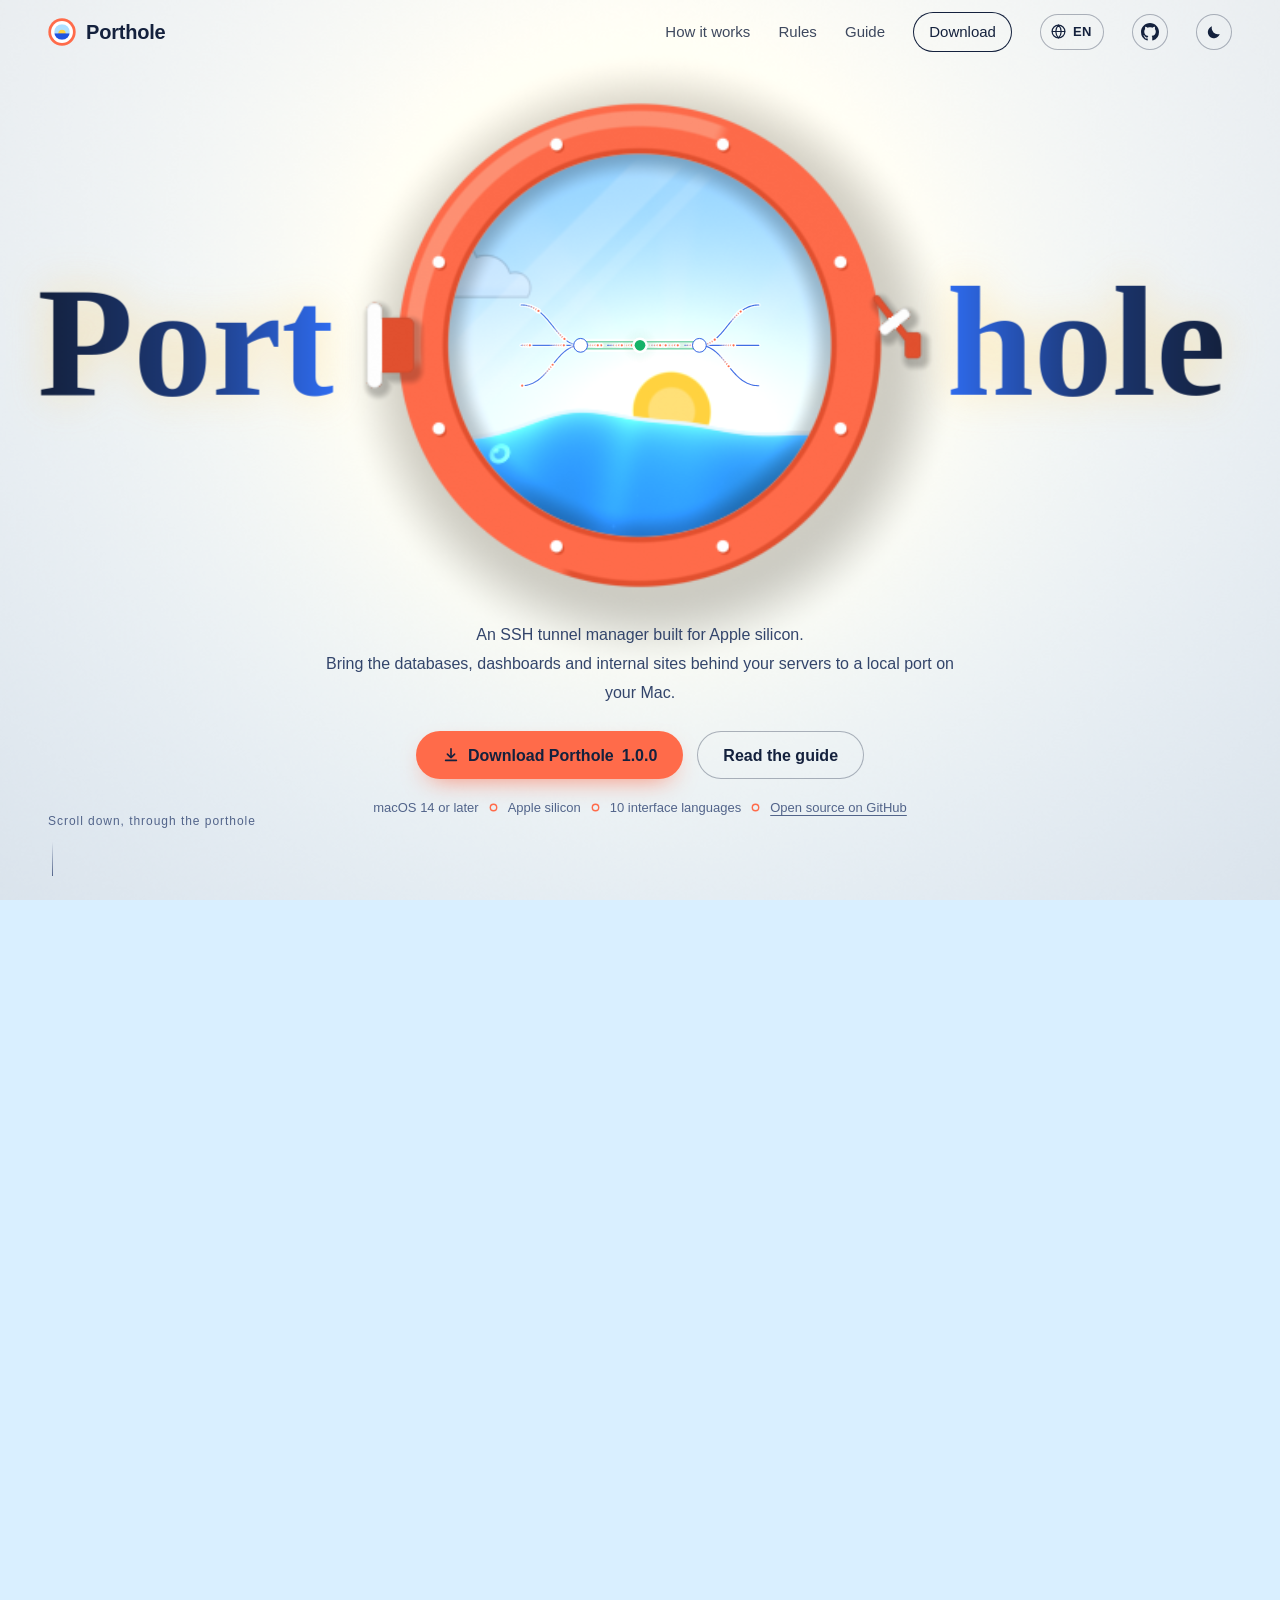
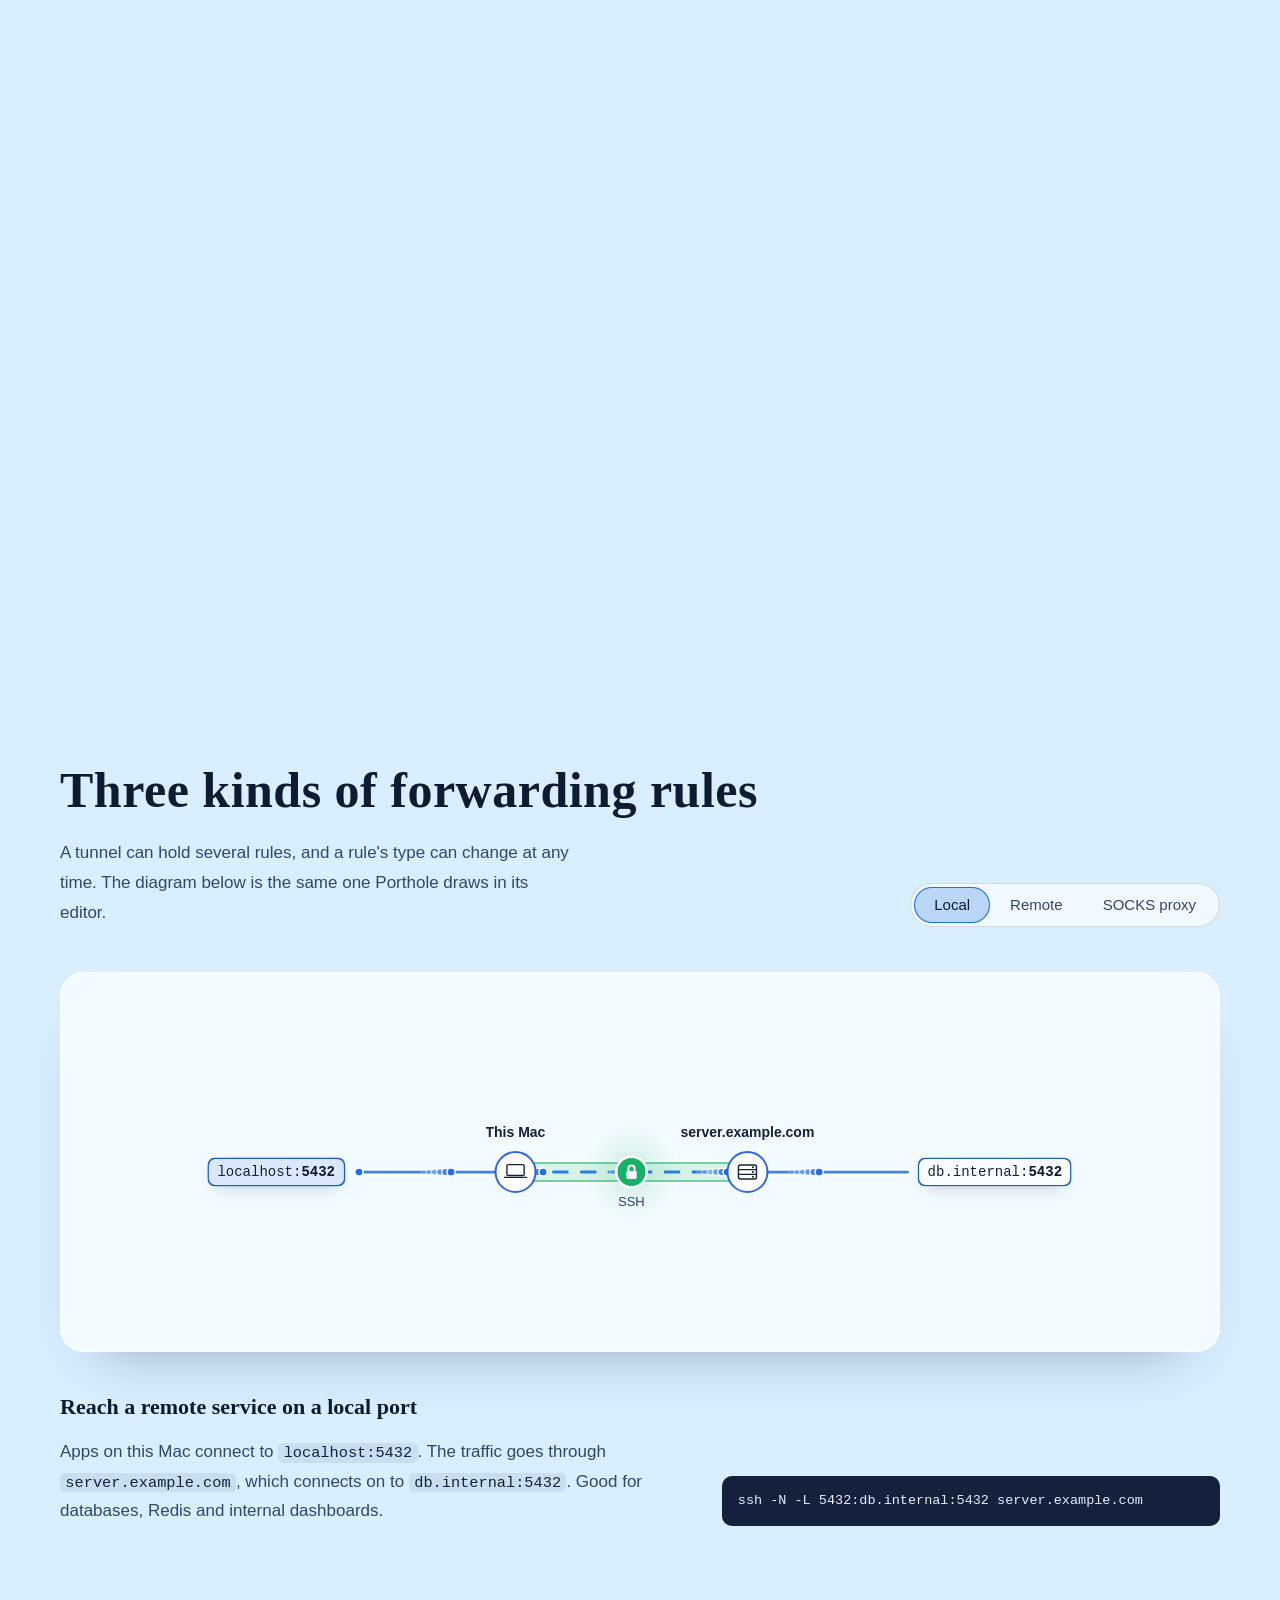
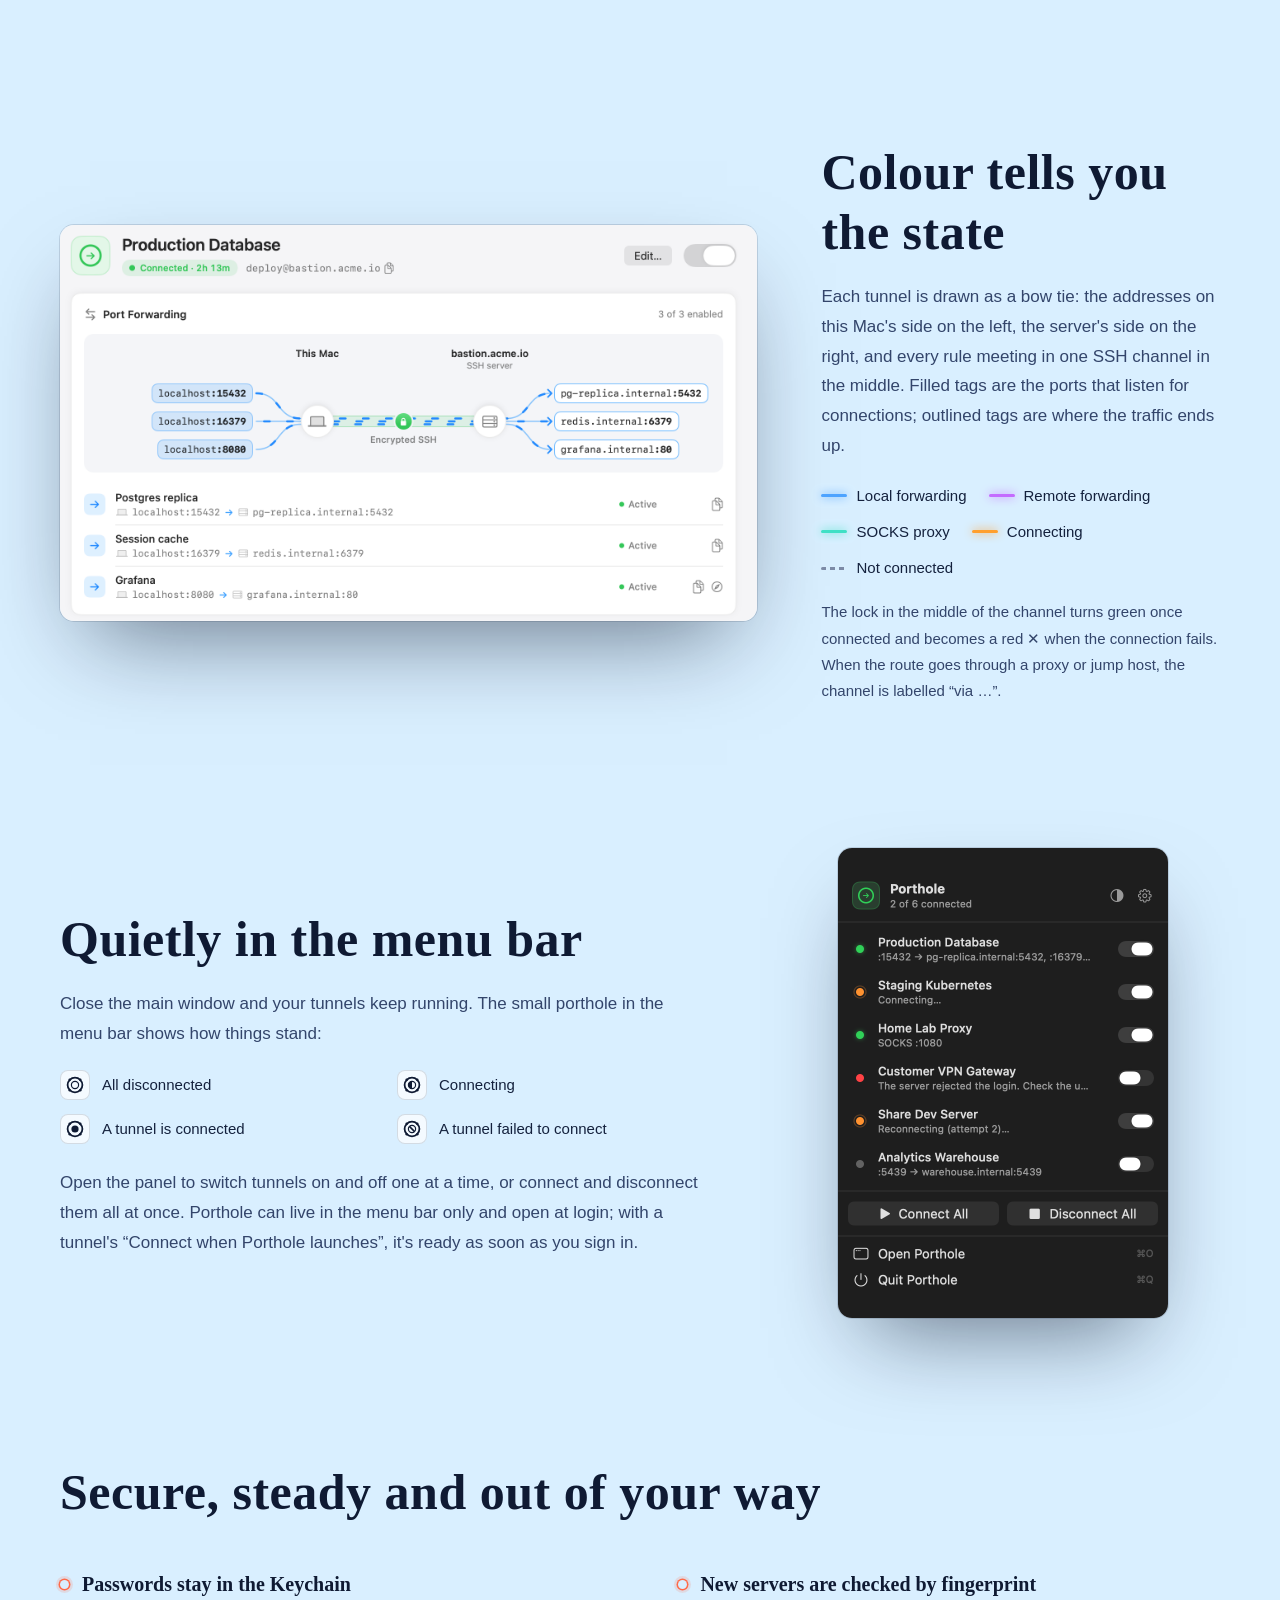
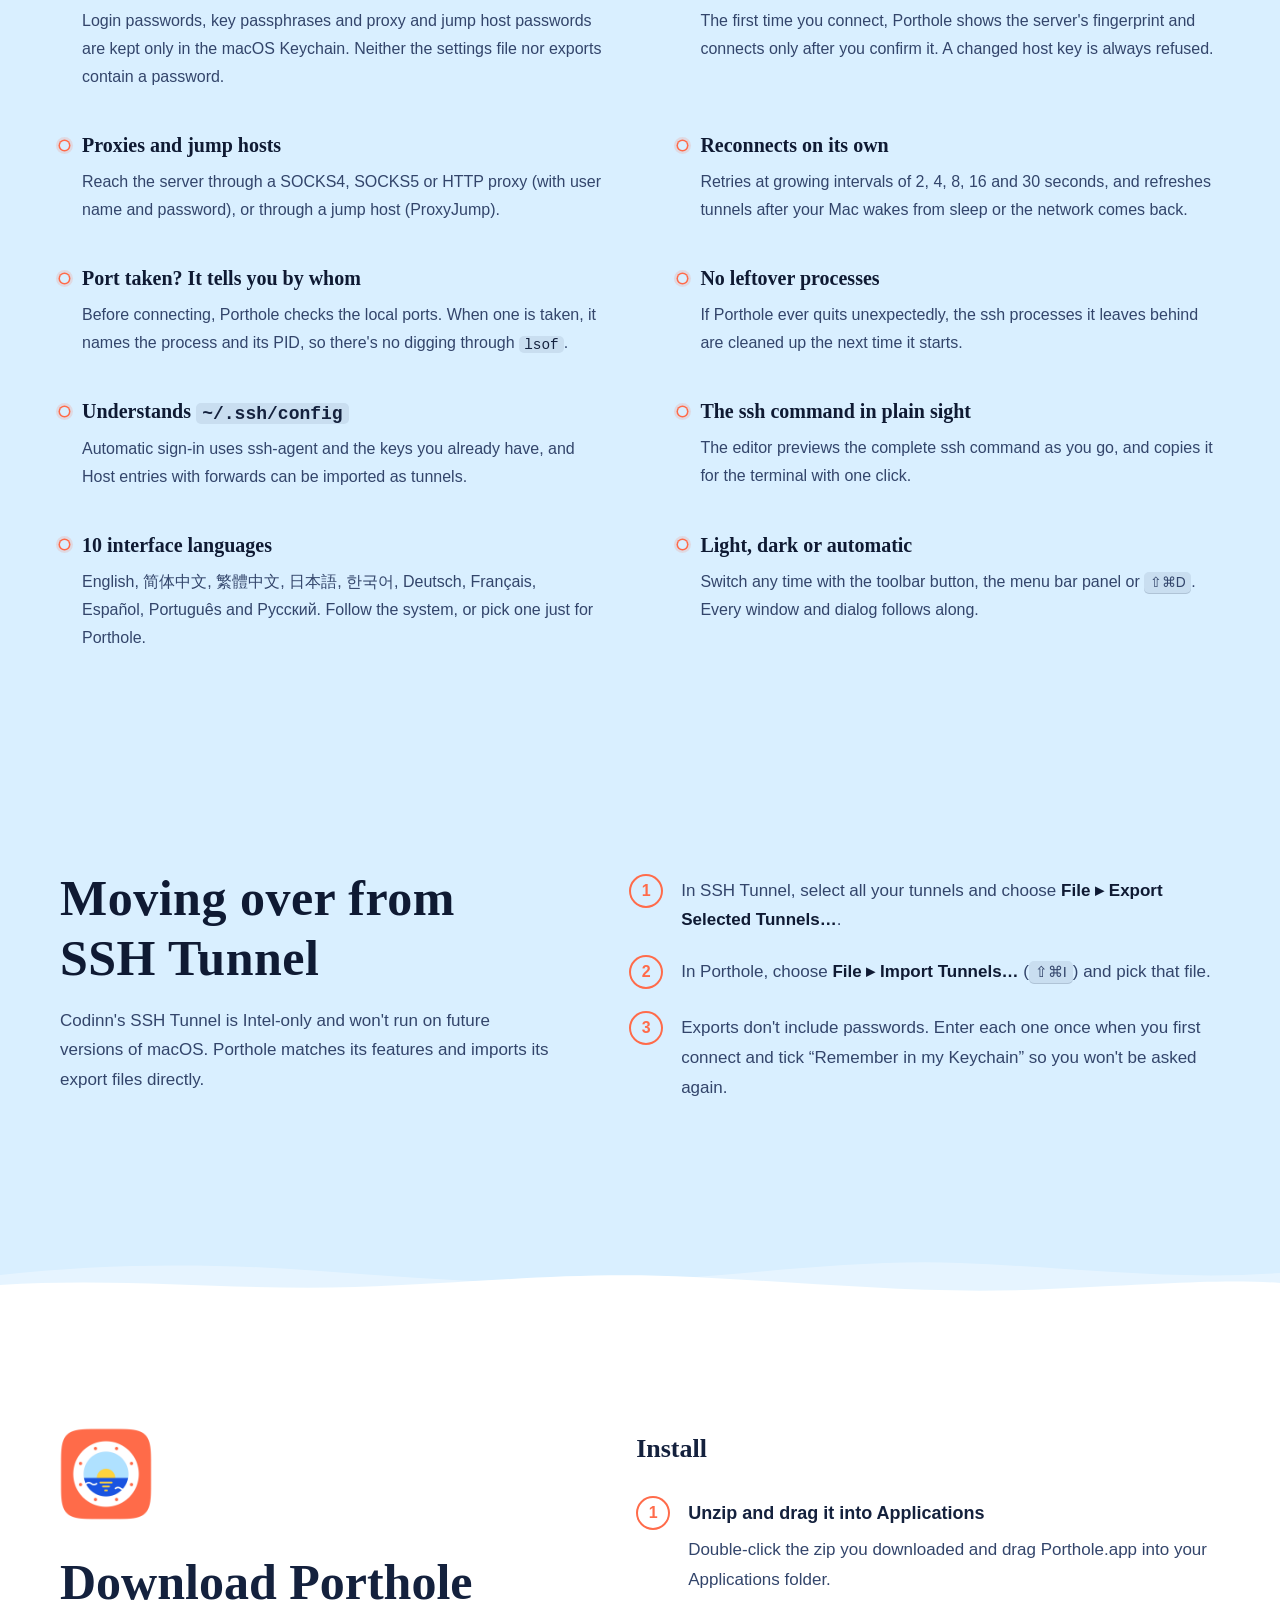
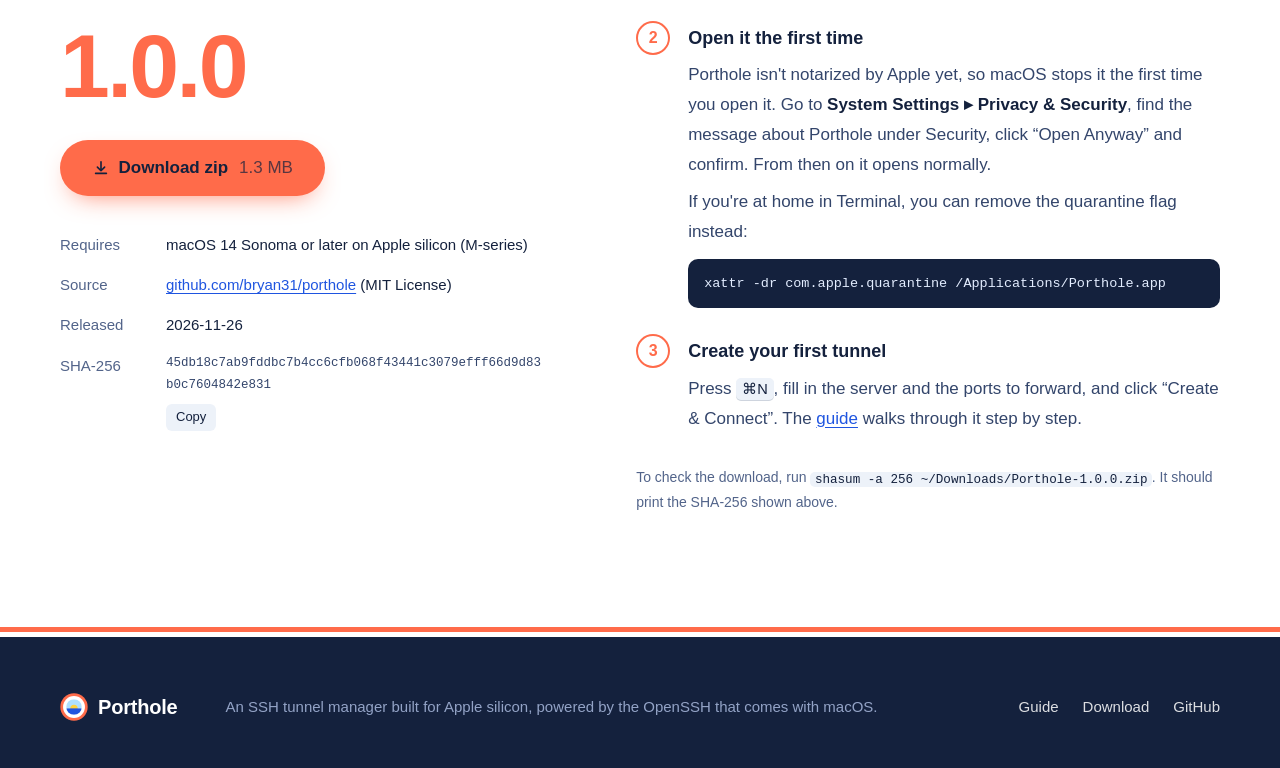
<file: website/index.html>
<!doctype html>
<html lang="en">
<head>
  <meta charset="utf-8">
  <meta name="viewport" content="width=device-width, initial-scale=1, viewport-fit=cover">
  <script>/* Arriving from outside the site: go to the language chosen in the menu before, or else the first browser language the site has (简体 or 繁體 Chinese); with none of them, stay on these English pages. Links inside the site never redirect. */(function(){try{var r=document.referrer;if(r&&new URL(r).origin===location.origin)return;var p=localStorage.getItem('porthole-lang');if(!p){if(/bot|crawl|spider|slurp|preview/i.test(navigator.userAgent))return;var ls=navigator.languages&&navigator.languages.length?navigator.languages:[navigator.language||''];for(var i=0;i<ls.length&&!p;i++){var l=String(ls[i]).toLowerCase();p=/^en\b/.test(l)?'en':/^zh-hans\b/.test(l)?'zh-hans':/^zh-(hant|tw|hk|mo)\b/.test(l)?'zh-hant':/^zh\b/.test(l)?'zh-hans':''}}var d={'zh-hans':'zh-hans/','zh-hant':'zh-hant/'}[p];if(d)location.replace(d+location.pathname.split('/').pop()+location.search+location.hash)}catch(e){}})();</script>
  <title>Porthole · SSH tunnels, native on Apple silicon</title>
  <meta name="description" content="Porthole is an SSH tunnel manager for Macs with Apple silicon: local, remote and SOCKS forwarding, a live route diagram, passwords kept only in the Keychain, automatic reconnects, and import from SSH Tunnel.">
  <meta name="theme-color" content="#061331">
  <meta property="og:type" content="website">
  <meta property="og:title" content="Porthole">
  <meta property="og:description" content="SSH tunnels, native on Apple silicon. Bring the databases, dashboards and internal sites behind your servers to a local port on your Mac.">
  <meta property="og:image" content="assets/img/icon-512.png">
  <link rel="alternate" hreflang="zh-Hans" href="zh-hans/">
  <link rel="alternate" hreflang="zh-Hant" href="zh-hant/">
  <link rel="alternate" hreflang="en" href="./">
  <link rel="alternate" hreflang="x-default" href="./">
  <link rel="icon" type="image/svg+xml" href="assets/img/logo.svg">
  <link rel="icon" type="image/png" href="assets/img/favicon-64.png">
  <link rel="apple-touch-icon" href="assets/img/apple-touch-icon.png">
  <link rel="stylesheet" href="assets/css/base.css">
  <link rel="stylesheet" href="assets/css/home.css">
  <script>(function(){var d=document.documentElement,t;try{t=localStorage.getItem('porthole-theme')}catch(e){}if(t!=='light'&&t!=='dark')t=matchMedia('(prefers-color-scheme: light)').matches?'light':'dark';d.dataset.theme=t;d.classList.add('js')})();</script>
</head>
<body class="home">
  <a class="skip" href="#main">Skip to content</a>

  <canvas class="sea" id="sea" aria-hidden="true"></canvas>

  <header class="nav" id="nav">
    <a class="brand" href="./" aria-label="Porthole home">
      <img class="brand-mark" src="assets/img/logo-mark.svg" alt="" width="28" height="28">
      <span class="brand-word">Porthole</span>
    </a>
    <nav class="nav-links" aria-label="Main">
      <a class="nav-secondary" href="#how" data-jump="how">How it works</a>
      <a class="nav-secondary" href="#rules">Rules</a>
      <a href="docs.html">Guide</a>
      <a class="nav-download" href="#download">Download</a>
      <details class="lang-menu">
        <summary aria-label="Language: English · 语言"><svg viewBox="0 0 24 24" aria-hidden="true"><g fill="none" stroke="currentColor" stroke-width="1.7" stroke-linecap="round"><circle cx="12" cy="12" r="9"/><path d="M3.2 12h17.6M12 3c2.5 2.5 3.8 5.5 3.8 9s-1.3 6.5-3.8 9c-2.5-2.5-3.8-5.5-3.8-9S9.5 5.5 12 3Z"/></g></svg><span>EN</span></summary>
        <ul class="lang-list">
          <li><a href="./" hreflang="en" lang="en" data-lang="en" aria-current="true">English</a></li>
          <li><a href="zh-hans/" hreflang="zh-Hans" lang="zh-Hans" data-lang="zh-hans">简体中文</a></li>
          <li><a href="zh-hant/" hreflang="zh-Hant" lang="zh-Hant" data-lang="zh-hant">繁體中文</a></li>
        </ul>
      </details>
      <a class="nav-github" href="https://github.com/bryan31/porthole" aria-label="Porthole source code on GitHub" title="GitHub"><svg viewBox="0 0 16 16" aria-hidden="true"><path fill="currentColor" d="M8 0c4.42 0 8 3.58 8 8a8.013 8.013 0 0 1-5.45 7.59c-.4.08-.55-.17-.55-.38 0-.27.01-1.13.01-2.2 0-.75-.25-1.23-.54-1.48 1.78-.2 3.65-.88 3.65-3.95 0-.88-.31-1.59-.82-2.15.08-.2.36-1.02-.08-2.12 0 0-.67-.22-2.2.82-.64-.18-1.32-.27-2-.27-.68 0-1.36.09-2 .27-1.53-1.03-2.2-.82-2.2-.82-.44 1.1-.16 1.92-.08 2.12-.51.56-.82 1.28-.82 2.15 0 3.06 1.86 3.75 3.64 3.95-.23.2-.44.55-.51 1.07-.46.21-1.61.55-2.33-.66-.15-.24-.6-.83-1.23-.82-.67.01-.27.38.01.53.34.19.73.9.82 1.13.16.45.68 1.31 2.69.94 0 .67.01 1.3.01 1.49 0 .21-.15.45-.55.38A7.995 7.995 0 0 1 0 8c0-4.42 3.58-8 8-8Z"/></svg></a>
      <button class="theme-toggle" type="button" aria-label="Switch theme">
        <svg class="i-sun" viewBox="0 0 24 24" aria-hidden="true"><circle cx="12" cy="12" r="4.3" fill="currentColor"/><path d="M12 2.6v2.3M12 19.1v2.3M2.6 12h2.3M19.1 12h2.3M5.4 5.4l1.6 1.6M17 17l1.6 1.6M5.4 18.6 7 17M17 7l1.6-1.6" stroke="currentColor" stroke-width="1.8" stroke-linecap="round"/></svg>
        <svg class="i-moon" viewBox="0 0 24 24" aria-hidden="true"><path d="M19.6 14.6A8.1 8.1 0 0 1 9.4 4.4a8.1 8.1 0 1 0 10.2 10.2Z" fill="currentColor"/></svg>
      </button>
    </nav>
  </header>

  <main id="main">

    <!-- Hero and the scroll-driven dive through the porthole -->
    <section class="dive" id="dive" aria-labelledby="hero-title">
      <div class="stage" id="stage">
        <canvas class="streams" id="streams" aria-hidden="true"></canvas>
        <img class="porthole-fallback" src="assets/img/icon-512.png" alt="" width="512" height="512" aria-hidden="true">

        <h1 class="hero-title" id="hero-title">
          <span class="glyph glyph-l" aria-hidden="true">Port</span>
          <span class="glyph glyph-r" aria-hidden="true">hole</span>
          <span class="visually-hidden">Porthole: an SSH tunnel manager built for Apple silicon</span>
        </h1>

        <div class="hero-copy" id="hero-copy">
          <p class="lede">An SSH tunnel manager built for Apple silicon.<br>Bring the databases, dashboards and internal sites behind your servers to a local port on your Mac.</p>
          <div class="cta">
            <a class="btn btn-coral" href="https://github.com/bryan31/porthole/releases/download/release/Porthole-1.0.0.zip" data-download>
              <svg viewBox="0 0 20 20" aria-hidden="true"><path d="M10 3v10m0 0-4-4m4 4 4-4M4 16h12" fill="none" stroke="currentColor" stroke-width="1.8" stroke-linecap="round" stroke-linejoin="round"/></svg>
              Download Porthole <span data-release="version">1.0.0</span>
            </a>
            <a class="btn btn-line" href="docs.html">Read the guide</a>
          </div>
          <ul class="req" aria-label="At a glance">
            <li>macOS 14 or later</li>
            <li>Apple silicon</li>
            <li>10 interface languages</li>
            <li><a href="https://github.com/bryan31/porthole">Open source on GitHub</a></li>
          </ul>
        </div>

        <p class="scroll-cue" id="scroll-cue" aria-hidden="true"><span>Scroll down, through the porthole</span></p>

        <div class="route-labels" id="route-labels" aria-hidden="true"></div>

        <ol class="dive-captions" id="how" aria-label="How Porthole works">
          <li>
            <h2>Apps connect to a local port</h2>
            <p>Database clients, browsers and scripts connect to <code>localhost:15432</code> as usual. As far as they can tell, the service runs right here on this Mac.</p>
          </li>
          <li>
            <h2>Every rule shares one encrypted connection</h2>
            <p>Porthole drives the OpenSSH that comes with macOS, and all the rules in a tunnel travel over the same ssh connection. If it drops, Porthole tries again after 2, 4, 8… up to 30 seconds, and refreshes it when your Mac wakes from sleep.</p>
          </li>
          <li>
            <h2>The server reaches the private network for you</h2>
            <p>Traffic leaves from <code>bastion.acme.io</code> and goes on to addresses only it can reach: a database replica, Redis and Grafana.</p>
          </li>
        </ol>
        <ol class="dive-progress" id="dive-progress" aria-hidden="true"><li></li><li></li><li></li></ol>
      </div>
    </section>

    <!-- Shown instead of the dive when motion is reduced or WebGL is missing -->
    <section class="how-static" aria-label="How Porthole works">
      <div class="wrap">
        <figure class="shot">
          <img src="assets/img/shots/en/detail-dark.webp" alt="Porthole's main window: three local forwarding rules leave this Mac, join one encrypted SSH channel and fan out from bastion.acme.io to a database, Redis and Grafana" width="845" height="480" loading="lazy">
        </figure>
        <ol class="how-list">
          <li><h2>Apps connect to a local port</h2><p>Database clients, browsers and scripts connect to <code>localhost:15432</code> as if the service ran on this Mac.</p></li>
          <li><h2>Every rule shares one encrypted connection</h2><p>Porthole drives the OpenSSH that comes with macOS, reconnects on its own and refreshes tunnels when your Mac wakes.</p></li>
          <li><h2>The server reaches the private network for you</h2><p>Traffic leaves from the SSH server and goes on to addresses only it can reach.</p></li>
        </ol>
      </div>
    </section>

    <!-- Three kinds of rules, interactive -->
    <section class="rules" id="rules" aria-labelledby="rules-title">
      <div class="wrap">
        <div class="rules-head">
          <div>
            <h2 id="rules-title">Three kinds of forwarding rules</h2>
            <p class="section-lede">A tunnel can hold several rules, and a rule's type can change at any time. The diagram below is the same one Porthole draws in its editor.</p>
          </div>
          <div class="seg" role="tablist" aria-label="Rule type">
            <button role="tab" id="tab-local" aria-controls="panel-local" aria-selected="true" data-kind="local">Local</button>
            <button role="tab" id="tab-remote" aria-controls="panel-remote" aria-selected="false" tabindex="-1" data-kind="remote">Remote</button>
            <button role="tab" id="tab-socks" aria-controls="panel-socks" aria-selected="false" tabindex="-1" data-kind="socks">SOCKS proxy</button>
          </div>
        </div>

        <figure class="rules-figure" id="rules-figure" aria-hidden="true">
          <canvas class="rules-canvas" id="rules-canvas"></canvas>
          <div class="route-labels" id="rules-labels"></div>
        </figure>

        <div class="rule-panel" id="panel-local" role="tabpanel" aria-labelledby="tab-local">
          <div>
            <h3>Reach a remote service on a local port</h3>
            <p>Apps on this Mac connect to <code>localhost:5432</code>. The traffic goes through <code>server.example.com</code>, which connects on to <code>db.internal:5432</code>. Good for databases, Redis and internal dashboards.</p>
          </div>
          <pre><code>ssh -N -L 5432:db.internal:5432 server.example.com</code></pre>
        </div>
        <div class="rule-panel" id="panel-remote" role="tabpanel" aria-labelledby="tab-remote" hidden>
          <div>
            <h3>Share a local service with the server</h3>
            <p><code>server.example.com</code> listens on port 8080. Connections that arrive there come back through the tunnel to this Mac and on to <code>localhost:3000</code>. Good for showing a work-in-progress site to a colleague, or for receiving webhook callbacks.</p>
          </div>
          <pre><code>ssh -N -R 8080:localhost:3000 server.example.com</code></pre>
        </div>
        <div class="rule-panel" id="panel-socks" role="tabpanel" aria-labelledby="tab-socks" hidden>
          <div>
            <h3>Browse through the server</h3>
            <p>A SOCKS4/5 proxy runs on <code>localhost:1080</code>. Point a browser or app at it and every connection leaves from <code>server.example.com</code>, which is handy for sites that only the server can reach.</p>
          </div>
          <pre><code>ssh -N -D 1080 server.example.com</code></pre>
        </div>
      </div>
    </section>

    <!-- The app itself -->
    <section class="craft" aria-labelledby="craft-title">
      <div class="wrap">
        <div class="showcase">
          <figure class="shot shot-main">
            <img class="for-dark" src="assets/img/shots/en/detail-dark.webp" alt="Porthole's main window (dark): the Production Database tunnel has been connected for 2 h 13 min and all three rules are active" width="845" height="480" loading="lazy">
            <img class="for-light" src="assets/img/shots/en/detail-light-top.webp" alt="Porthole's main window (light): the Production Database tunnel has been connected for 2 h 13 min and all three rules are active" width="845" height="480" loading="lazy">
          </figure>
          <div class="showcase-text">
            <h2 id="craft-title">Colour tells you the state</h2>
            <p>Each tunnel is drawn as a bow tie: the addresses on this Mac's side on the left, the server's side on the right, and every rule meeting in one SSH channel in the middle. Filled tags are the ports that listen for connections; outlined tags are where the traffic ends up.</p>
            <ul class="legend">
              <li style="--c: var(--local)">Local forwarding</li>
              <li style="--c: var(--remote)">Remote forwarding</li>
              <li style="--c: var(--socks)">SOCKS proxy</li>
              <li style="--c: #ff9f2e">Connecting</li>
              <li class="legend-off">Not connected</li>
            </ul>
            <p class="fine">The lock in the middle of the channel turns green once connected and becomes a red ✕ when the connection fails. When the route goes through a proxy or jump host, the channel is labelled “via …”.</p>
          </div>
        </div>

        <div class="menubar-row">
          <div class="menubar-text">
            <h2>Quietly in the menu bar</h2>
            <p>Close the main window and your tunnels keep running. The small porthole in the menu bar shows how things stand:</p>
            <ul class="status-icons">
              <li>
                <svg viewBox="0 0 18 18" aria-hidden="true"><g fill="currentColor" stroke="currentColor"><circle cx="9" cy="9" r="7.4" fill="none" stroke-width="1.8"/><circle cx="14.23" cy="3.77" r="1.3" stroke="none"/><circle cx="3.77" cy="3.77" r="1.3" stroke="none"/><circle cx="3.77" cy="14.23" r="1.3" stroke="none"/><circle cx="14.23" cy="14.23" r="1.3" stroke="none"/><circle cx="9" cy="9" r="3.6" fill="none" stroke-width="1.2"/></g></svg>
                <span>All disconnected</span>
              </li>
              <li>
                <svg viewBox="0 0 18 18" aria-hidden="true"><g fill="currentColor" stroke="currentColor"><circle cx="9" cy="9" r="7.4" fill="none" stroke-width="1.8"/><circle cx="14.23" cy="3.77" r="1.3" stroke="none"/><circle cx="3.77" cy="3.77" r="1.3" stroke="none"/><circle cx="3.77" cy="14.23" r="1.3" stroke="none"/><circle cx="14.23" cy="14.23" r="1.3" stroke="none"/><path d="M9 5.4A3.6 3.6 0 0 0 9 12.6Z" stroke="none"/><circle cx="9" cy="9" r="3.6" fill="none" stroke-width="1.2"/></g></svg>
                <span>Connecting</span>
              </li>
              <li>
                <svg viewBox="0 0 18 18" aria-hidden="true"><g fill="currentColor" stroke="currentColor"><circle cx="9" cy="9" r="7.4" fill="none" stroke-width="1.8"/><circle cx="14.23" cy="3.77" r="1.3" stroke="none"/><circle cx="3.77" cy="3.77" r="1.3" stroke="none"/><circle cx="3.77" cy="14.23" r="1.3" stroke="none"/><circle cx="14.23" cy="14.23" r="1.3" stroke="none"/><circle cx="9" cy="9" r="3.6" stroke="none"/></g></svg>
                <span>A tunnel is connected</span>
              </li>
              <li>
                <svg viewBox="0 0 18 18" aria-hidden="true"><g fill="currentColor" stroke="currentColor"><circle cx="9" cy="9" r="7.4" fill="none" stroke-width="1.8"/><circle cx="14.23" cy="3.77" r="1.3" stroke="none"/><circle cx="3.77" cy="3.77" r="1.3" stroke="none"/><circle cx="3.77" cy="14.23" r="1.3" stroke="none"/><circle cx="14.23" cy="14.23" r="1.3" stroke="none"/><path d="M6.4 6.4 11.6 11.6" fill="none" stroke-width="1.6"/><circle cx="9" cy="9" r="3.6" fill="none" stroke-width="1.2"/></g></svg>
                <span>A tunnel failed to connect</span>
              </li>
            </ul>
            <p>Open the panel to switch tunnels on and off one at a time, or connect and disconnect them all at once. Porthole can live in the menu bar only and open at login; with a tunnel's “Connect when Porthole launches”, it's ready as soon as you sign in.</p>
          </div>
          <figure class="shot shot-menubar">
            <img src="assets/img/shots/en/menubar.webp" alt="Porthole's menu bar panel: six tunnels and their status, with Connect All and Disconnect All below" width="330" height="470" loading="lazy">
          </figure>
        </div>

        <h2 class="specs-title">Secure, steady and out of your way</h2>
        <dl class="specs">
          <div>
            <dt>Passwords stay in the Keychain</dt>
            <dd>Login passwords, key passphrases and proxy and jump host passwords are kept only in the macOS Keychain. Neither the settings file nor exports contain a password.</dd>
          </div>
          <div>
            <dt>New servers are checked by fingerprint</dt>
            <dd>The first time you connect, Porthole shows the server's fingerprint and connects only after you confirm it. A changed host key is always refused.</dd>
          </div>
          <div>
            <dt>Proxies and jump hosts</dt>
            <dd>Reach the server through a SOCKS4, SOCKS5 or HTTP proxy (with user name and password), or through a jump host (ProxyJump).</dd>
          </div>
          <div>
            <dt>Reconnects on its own</dt>
            <dd>Retries at growing intervals of 2, 4, 8, 16 and 30 seconds, and refreshes tunnels after your Mac wakes from sleep or the network comes back.</dd>
          </div>
          <div>
            <dt>Port taken? It tells you by whom</dt>
            <dd>Before connecting, Porthole checks the local ports. When one is taken, it names the process and its PID, so there's no digging through <code>lsof</code>.</dd>
          </div>
          <div>
            <dt>No leftover processes</dt>
            <dd>If Porthole ever quits unexpectedly, the ssh processes it leaves behind are cleaned up the next time it starts.</dd>
          </div>
          <div>
            <dt>Understands <code>~/.ssh/config</code></dt>
            <dd>Automatic sign-in uses ssh-agent and the keys you already have, and Host entries with forwards can be imported as tunnels.</dd>
          </div>
          <div>
            <dt>The ssh command in plain sight</dt>
            <dd>The editor previews the complete ssh command as you go, and copies it for the terminal with one click.</dd>
          </div>
          <div>
            <dt>10 interface languages</dt>
            <dd>English, 简体中文, 繁體中文, 日本語, 한국어, Deutsch, Français, Español, Português and Русский. Follow the system, or pick one just for Porthole.</dd>
          </div>
          <div>
            <dt>Light, dark or automatic</dt>
            <dd>Switch any time with the toolbar button, the menu bar panel or <kbd>⇧⌘D</kbd>. Every window and dialog follows along.</dd>
          </div>
        </dl>
      </div>
    </section>

    <!-- Migration from the Intel-only app -->
    <section class="migrate" aria-labelledby="migrate-title">
      <div class="wrap migrate-grid">
        <div>
          <h2 id="migrate-title">Moving over from SSH Tunnel</h2>
          <p class="section-lede">Codinn's SSH Tunnel is Intel-only and won't run on future versions of macOS. Porthole matches its features and imports its export files directly.</p>
        </div>
        <ol class="steps">
          <li>In SSH Tunnel, select all your tunnels and choose <b>File ▸ Export Selected Tunnels…</b>.</li>
          <li>In Porthole, choose <b>File ▸ Import Tunnels…</b> (<kbd>⇧⌘I</kbd>) and pick that file.</li>
          <li>Exports don't include passwords. Enter each one once when you first connect and tick “Remember in my Keychain” so you won't be asked again.</li>
        </ol>
      </div>
    </section>

    <!-- Download, on the white hull -->
    <section class="hull download" id="download" aria-labelledby="download-title">
      <svg class="waterline" viewBox="0 0 1440 60" preserveAspectRatio="none" aria-hidden="true">
        <path class="w1" d="M0 34C120 22 240 22 360 30S600 46 720 40 960 18 1080 22 1320 40 1440 32V60H0Z"/>
        <path class="w2" d="M0 44C140 36 260 50 400 46S640 30 780 36 1040 54 1180 48 1380 38 1440 42V60H0Z"/>
      </svg>
      <div class="wrap download-grid">
        <div class="dl-main">
          <img class="dl-icon" src="assets/img/icon-512.png" alt="" width="112" height="112" loading="lazy">
          <h2 id="download-title">Download Porthole</h2>
          <p class="dl-version" aria-label="Current version"><span data-release="version">1.0.0</span></p>
          <a class="btn btn-coral btn-lg" href="https://github.com/bryan31/porthole/releases/download/release/Porthole-1.0.0.zip">
            <svg viewBox="0 0 20 20" aria-hidden="true"><path d="M10 3v10m0 0-4-4m4 4 4-4M4 16h12" fill="none" stroke="currentColor" stroke-width="1.8" stroke-linecap="round" stroke-linejoin="round"/></svg>
            Download zip <span class="btn-meta" data-release="size">1.3 MB</span>
          </a>
          <dl class="dl-facts">
            <div><dt>Requires</dt><dd>macOS 14 Sonoma or later on Apple silicon (M-series)</dd></div>
            <div><dt>Source</dt><dd><a href="https://github.com/bryan31/porthole">github.com/bryan31/porthole</a> <span class="license">(MIT License)</span></dd></div>
            <div><dt>Released</dt><dd data-release="date">2026-11-26</dd></div>
            <div>
              <dt>SHA-256</dt>
              <dd class="sha">
                <code data-release="sha256">45db18c7ab9fddbc7b4cc6cfb068f43441c3079efff66d9d83b0c7604842e831</code>
                <button class="copy-btn" type="button" data-copy-target="[data-release='sha256']">Copy</button>
              </dd>
            </div>
          </dl>
        </div>

        <div class="dl-steps">
          <h3>Install</h3>
          <ol class="steps">
            <li>
              <b>Unzip and drag it into Applications</b>
              <p>Double-click the zip you downloaded and drag Porthole.app into your Applications folder.</p>
            </li>
            <li>
              <b>Open it the first time</b>
              <p>Porthole isn't notarized by Apple yet, so macOS stops it the first time you open it. Go to <b>System Settings ▸ Privacy &amp; Security</b>, find the message about Porthole under Security, click “Open Anyway” and confirm. From then on it opens normally.</p>
              <p>If you're at home in Terminal, you can remove the quarantine flag instead:</p>
              <pre><code>xattr -dr com.apple.quarantine /Applications/Porthole.app</code></pre>
            </li>
            <li>
              <b>Create your first tunnel</b>
              <p>Press <kbd>⌘N</kbd>, fill in the server and the ports to forward, and click “Create &amp; Connect”. The <a href="docs.html#first-tunnel">guide</a> walks through it step by step.</p>
            </li>
          </ol>
          <p class="verify">To check the download, run <code>shasum -a 256 ~/Downloads/Porthole-<span data-release="version">1.0.0</span>.zip</code>. It should print the SHA-256 shown above.</p>
        </div>
      </div>
    </section>
  </main>

  <div class="stripe" aria-hidden="true"></div>
  <footer class="footer">
    <div class="wrap footer-grid">
      <p class="footer-brand"><img class="brand-mark" src="assets/img/logo-mark.svg" alt="" width="28" height="28"><span class="brand-word">Porthole</span></p>
      <p class="footer-note">An SSH tunnel manager built for Apple silicon, powered by the OpenSSH that comes with macOS.</p>
      <nav aria-label="Footer">
        <a href="docs.html">Guide</a>
        <a href="#download">Download</a>
        <a href="https://github.com/bryan31/porthole">GitHub</a>
      </nav>
    </div>
  </footer>

  <script src="assets/js/lang.js" defer></script>
  <script src="assets/js/theme.js" defer></script>
  <script src="assets/js/home.js" defer></script>
</body>
</html>
</file>
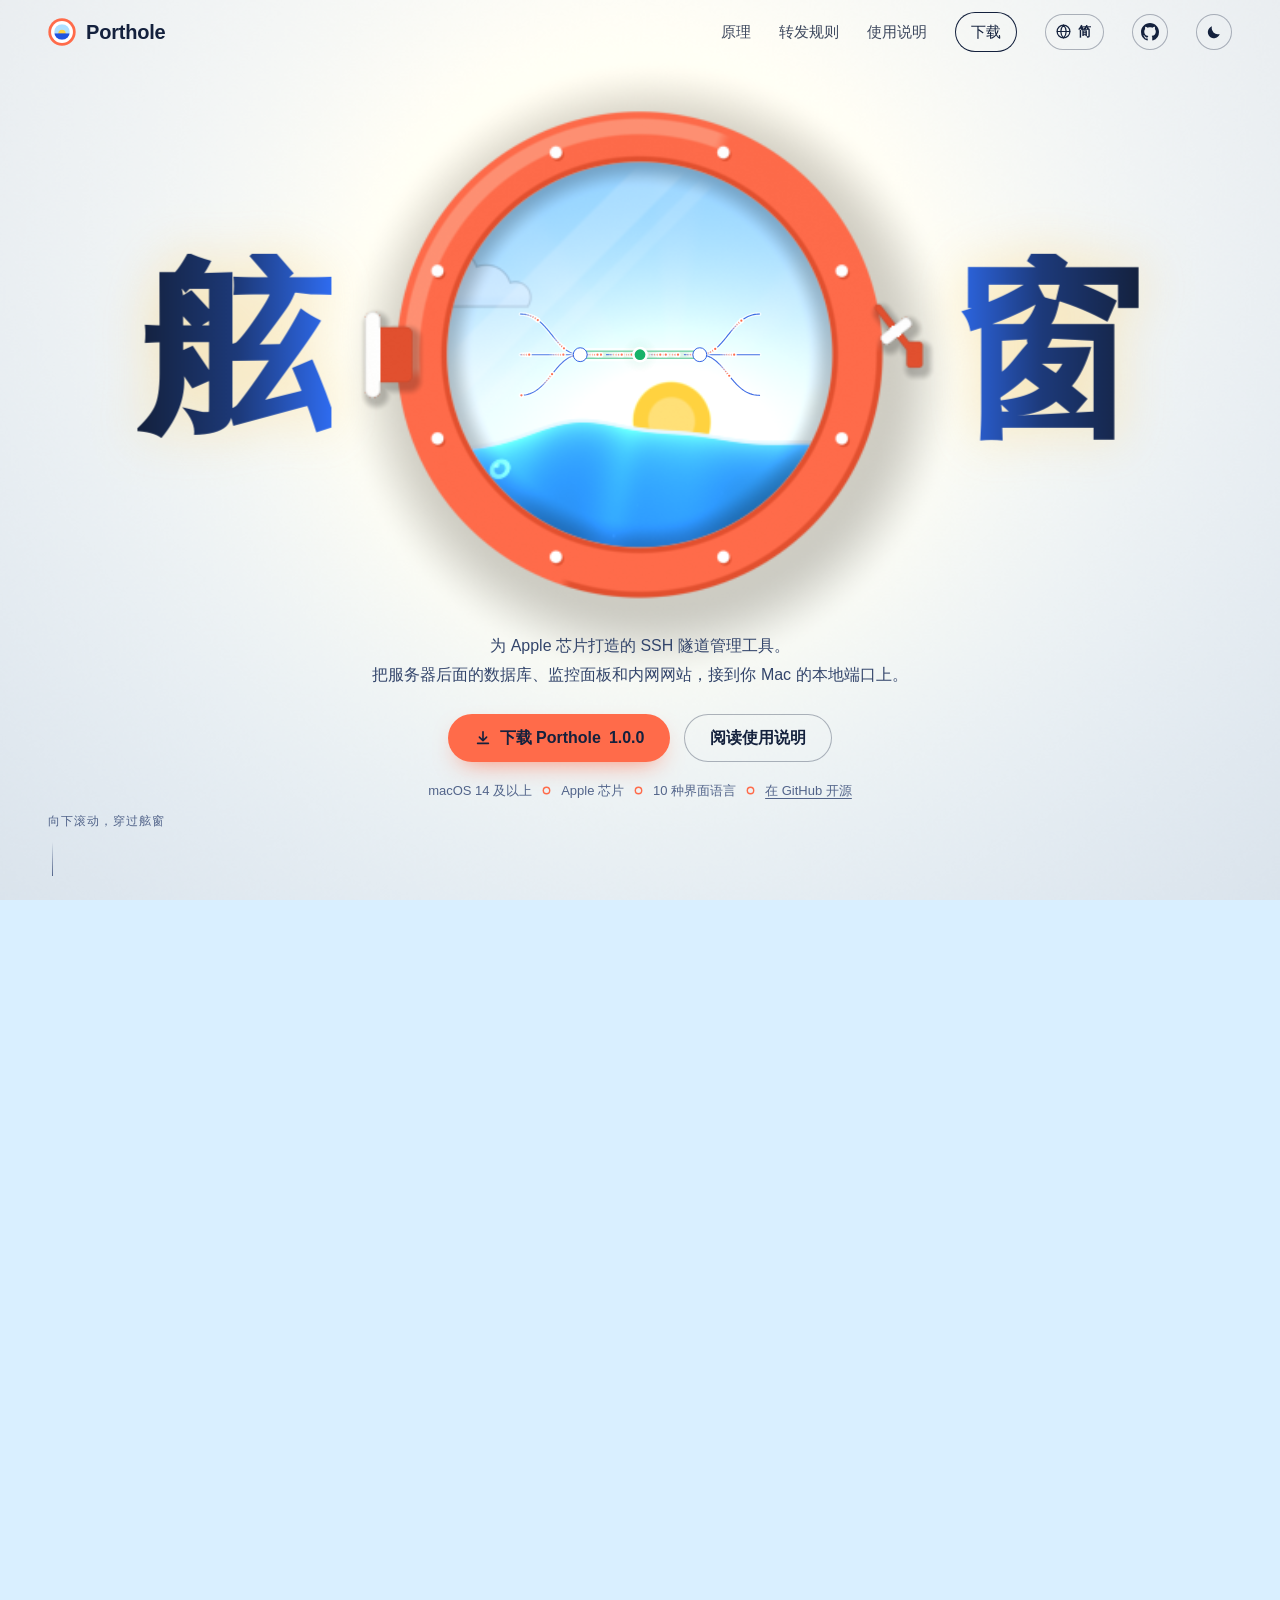
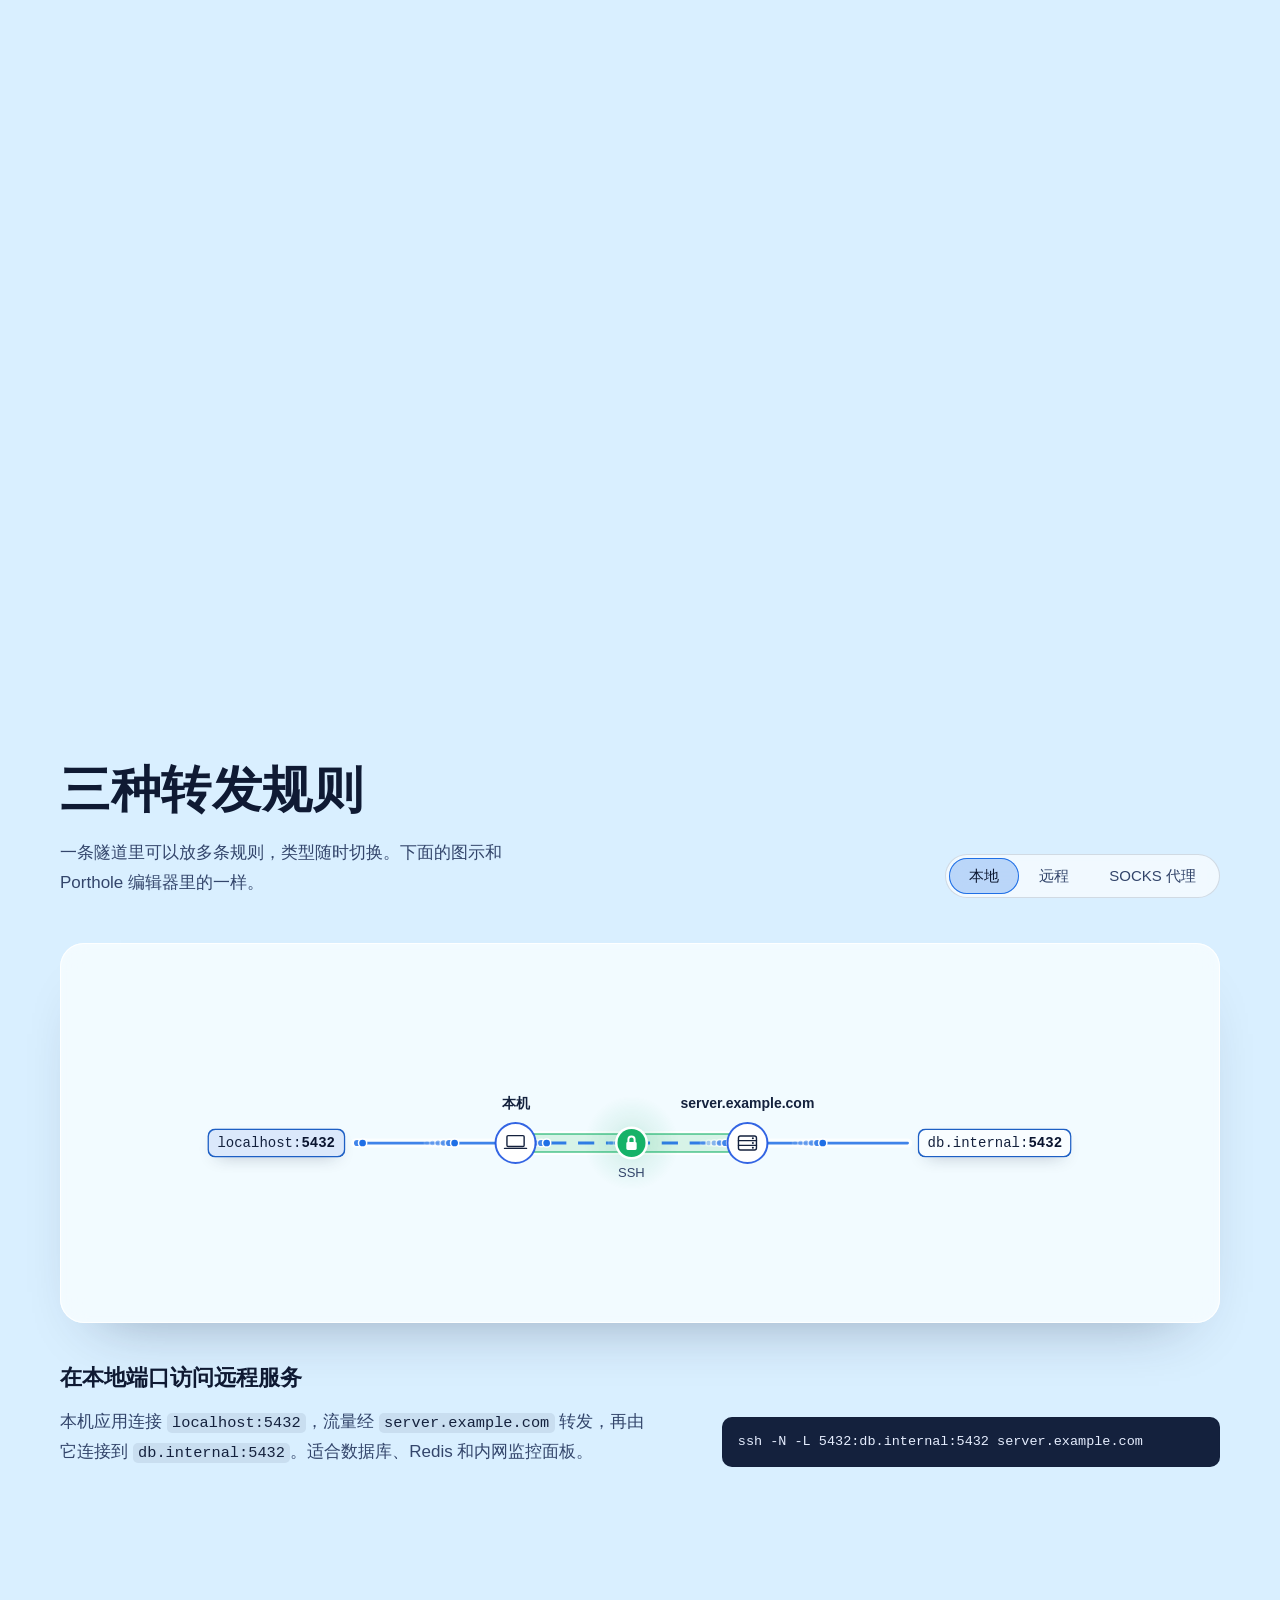
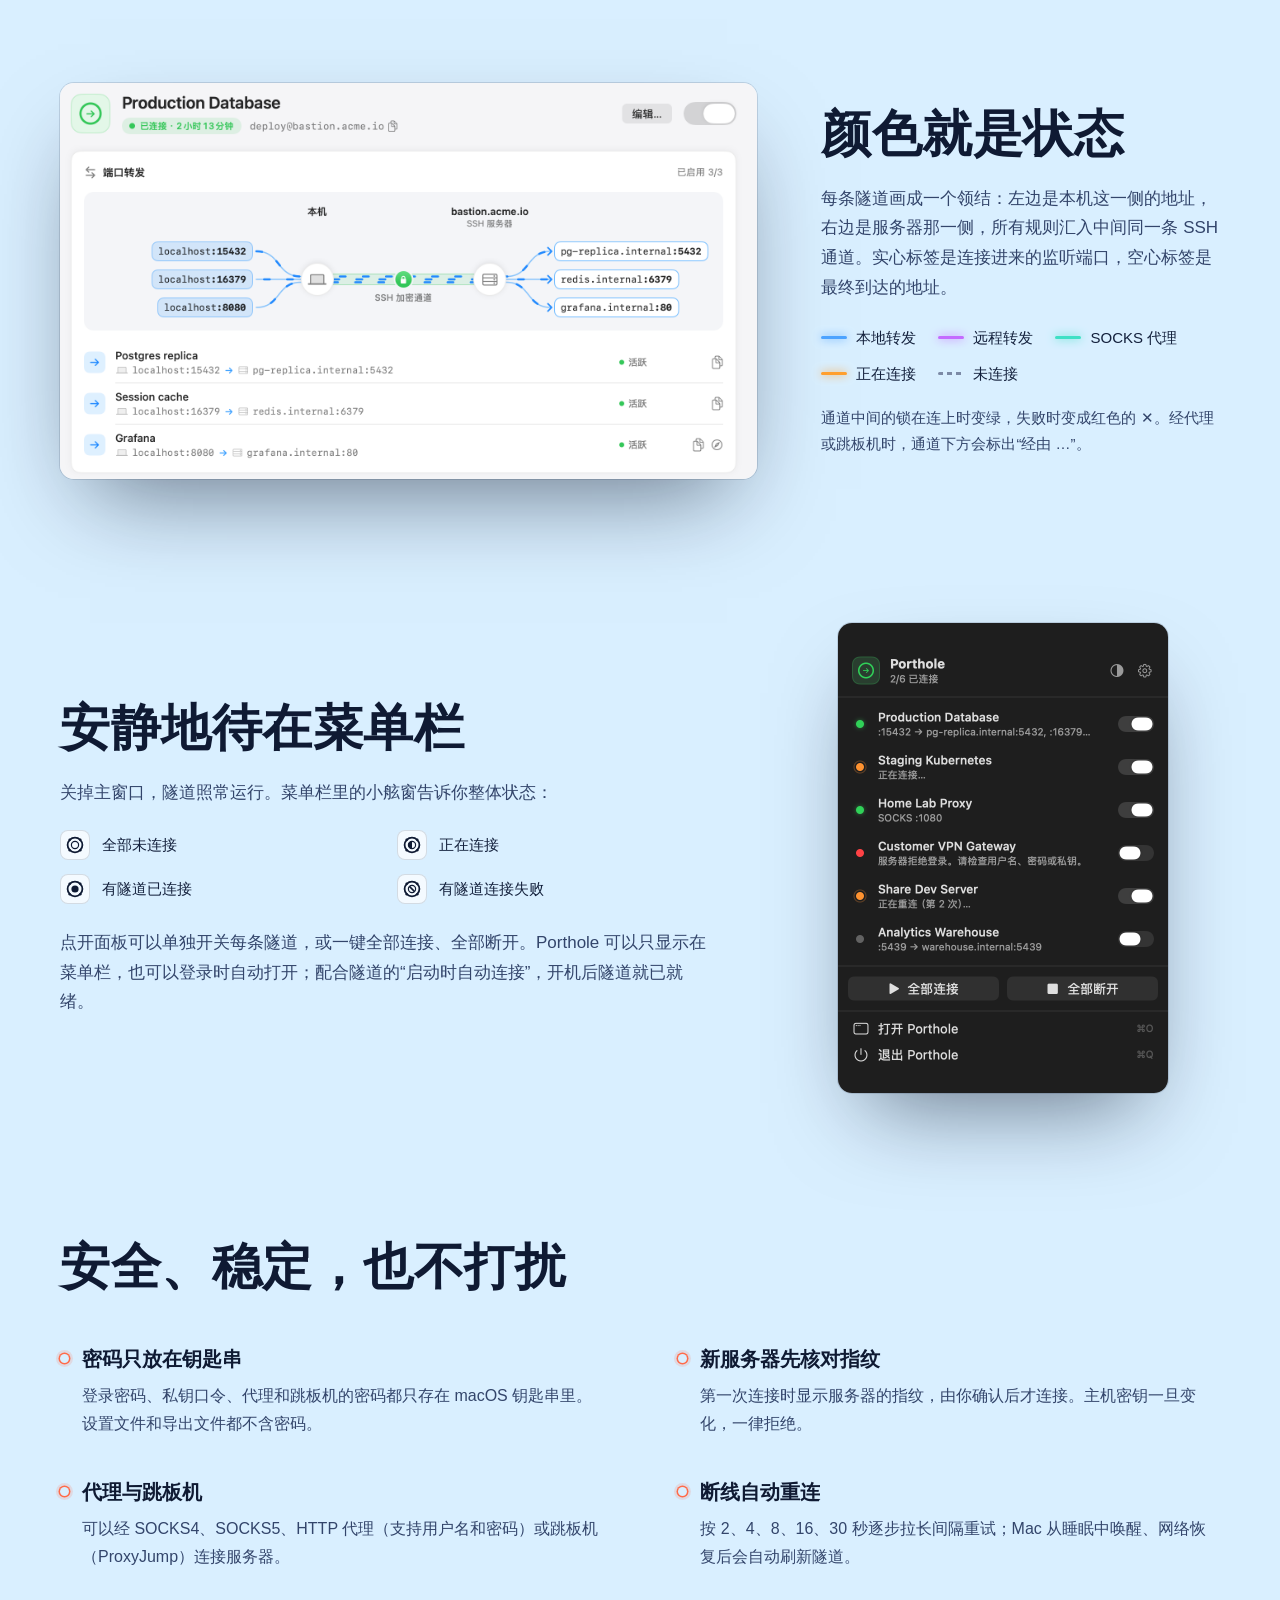
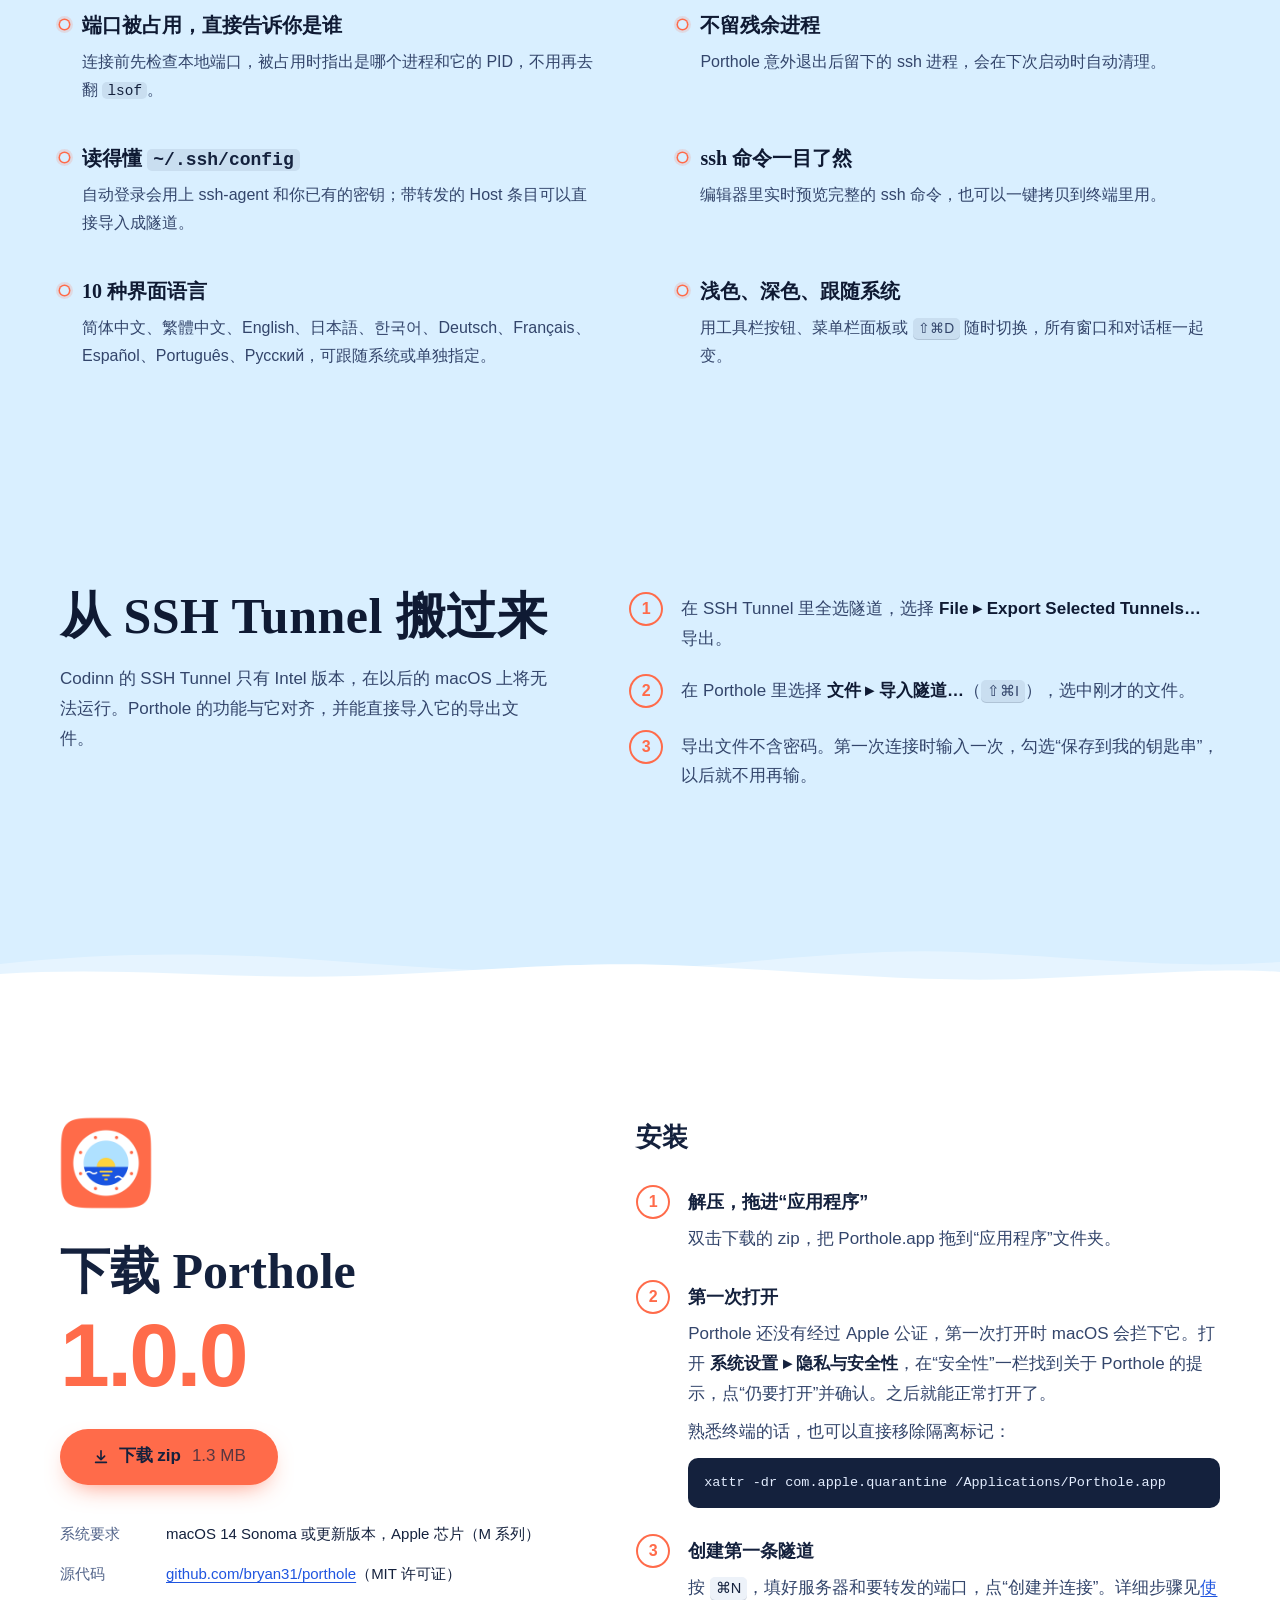
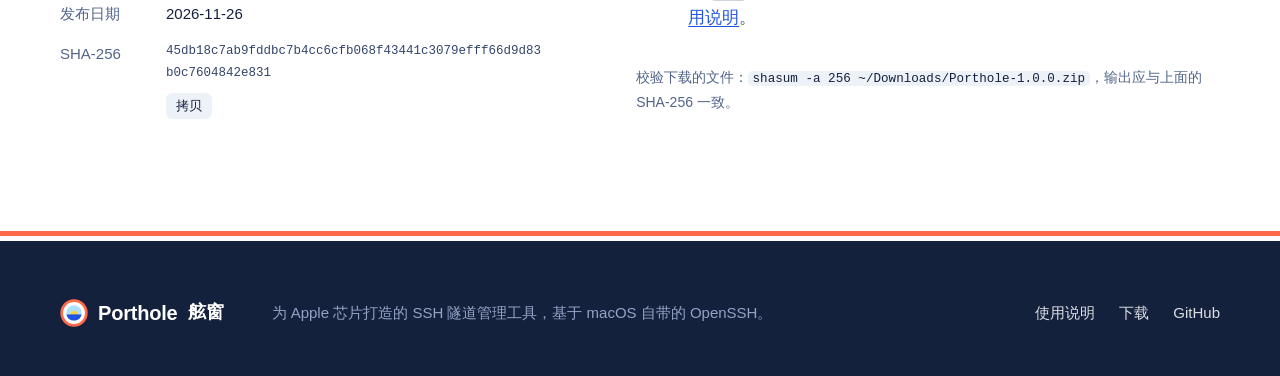
<file: website/zh-hans/index.html>
<!doctype html>
<html lang="zh-Hans">
<head>
  <meta charset="utf-8">
  <meta name="viewport" content="width=device-width, initial-scale=1, viewport-fit=cover">
  <title>Porthole 舷窗 · Apple 芯片原生的 SSH 隧道管理工具</title>
  <meta name="description" content="Porthole 是原生支持 Apple 芯片的 macOS SSH 隧道管理工具：本地、远程和 SOCKS 端口转发，可视化路线图，密码只存钥匙串，断线自动重连，可导入 SSH Tunnel 的导出文件。">
  <meta name="theme-color" content="#061331">
  <meta property="og:type" content="website">
  <meta property="og:title" content="Porthole 舷窗">
  <meta property="og:description" content="Apple 芯片原生的 SSH 隧道管理工具。把服务器后面的数据库、监控面板和内网网站，接到你 Mac 的本地端口上。">
  <meta property="og:image" content="../assets/img/icon-512.png">
  <link rel="alternate" hreflang="zh-Hans" href="./">
  <link rel="alternate" hreflang="zh-Hant" href="../zh-hant/">
  <link rel="alternate" hreflang="en" href="../">
  <link rel="alternate" hreflang="x-default" href="../">
  <link rel="icon" type="image/svg+xml" href="../assets/img/logo.svg">
  <link rel="icon" type="image/png" href="../assets/img/favicon-64.png">
  <link rel="apple-touch-icon" href="../assets/img/apple-touch-icon.png">
  <link rel="stylesheet" href="../assets/css/base.css">
  <link rel="stylesheet" href="../assets/css/home.css">
  <script>(function(){var d=document.documentElement,t;try{t=localStorage.getItem('porthole-theme')}catch(e){}if(t!=='light'&&t!=='dark')t=matchMedia('(prefers-color-scheme: light)').matches?'light':'dark';d.dataset.theme=t;d.classList.add('js')})();</script>
</head>
<body class="home">
  <a class="skip" href="#main">跳到正文</a>

  <canvas class="sea" id="sea" aria-hidden="true"></canvas>

  <header class="nav" id="nav">
    <a class="brand" href="./" aria-label="Porthole 首页">
      <img class="brand-mark" src="../assets/img/logo-mark.svg" alt="" width="28" height="28">
      <span class="brand-word">Porthole</span>
    </a>
    <nav class="nav-links" aria-label="主导航">
      <a class="nav-secondary" href="#how" data-jump="how">原理</a>
      <a class="nav-secondary" href="#rules">转发规则</a>
      <a href="docs.html">使用说明</a>
      <a class="nav-download" href="#download">下载</a>
      <details class="lang-menu">
        <summary aria-label="语言：简体中文 · Language"><svg viewBox="0 0 24 24" aria-hidden="true"><g fill="none" stroke="currentColor" stroke-width="1.7" stroke-linecap="round"><circle cx="12" cy="12" r="9"/><path d="M3.2 12h17.6M12 3c2.5 2.5 3.8 5.5 3.8 9s-1.3 6.5-3.8 9c-2.5-2.5-3.8-5.5-3.8-9S9.5 5.5 12 3Z"/></g></svg><span>简</span></summary>
        <ul class="lang-list">
          <li><a href="../" hreflang="en" lang="en" data-lang="en">English</a></li>
          <li><a href="./" hreflang="zh-Hans" lang="zh-Hans" data-lang="zh-hans" aria-current="true">简体中文</a></li>
          <li><a href="../zh-hant/" hreflang="zh-Hant" lang="zh-Hant" data-lang="zh-hant">繁體中文</a></li>
        </ul>
      </details>
      <a class="nav-github" href="https://github.com/bryan31/porthole" aria-label="Porthole 的源代码（GitHub）" title="GitHub"><svg viewBox="0 0 16 16" aria-hidden="true"><path fill="currentColor" d="M8 0c4.42 0 8 3.58 8 8a8.013 8.013 0 0 1-5.45 7.59c-.4.08-.55-.17-.55-.38 0-.27.01-1.13.01-2.2 0-.75-.25-1.23-.54-1.48 1.78-.2 3.65-.88 3.65-3.95 0-.88-.31-1.59-.82-2.15.08-.2.36-1.02-.08-2.12 0 0-.67-.22-2.2.82-.64-.18-1.32-.27-2-.27-.68 0-1.36.09-2 .27-1.53-1.03-2.2-.82-2.2-.82-.44 1.1-.16 1.92-.08 2.12-.51.56-.82 1.28-.82 2.15 0 3.06 1.86 3.75 3.64 3.95-.23.2-.44.55-.51 1.07-.46.21-1.61.55-2.33-.66-.15-.24-.6-.83-1.23-.82-.67.01-.27.38.01.53.34.19.73.9.82 1.13.16.45.68 1.31 2.69.94 0 .67.01 1.3.01 1.49 0 .21-.15.45-.55.38A7.995 7.995 0 0 1 0 8c0-4.42 3.58-8 8-8Z"/></svg></a>
      <button class="theme-toggle" type="button" aria-label="切换主题">
        <svg class="i-sun" viewBox="0 0 24 24" aria-hidden="true"><circle cx="12" cy="12" r="4.3" fill="currentColor"/><path d="M12 2.6v2.3M12 19.1v2.3M2.6 12h2.3M19.1 12h2.3M5.4 5.4l1.6 1.6M17 17l1.6 1.6M5.4 18.6 7 17M17 7l1.6-1.6" stroke="currentColor" stroke-width="1.8" stroke-linecap="round"/></svg>
        <svg class="i-moon" viewBox="0 0 24 24" aria-hidden="true"><path d="M19.6 14.6A8.1 8.1 0 0 1 9.4 4.4a8.1 8.1 0 1 0 10.2 10.2Z" fill="currentColor"/></svg>
      </button>
    </nav>
  </header>

  <main id="main">

    <!-- Hero and the scroll-driven dive through the porthole -->
    <section class="dive" id="dive" aria-labelledby="hero-title">
      <div class="stage" id="stage">
        <canvas class="streams" id="streams" aria-hidden="true"></canvas>
        <img class="porthole-fallback" src="../assets/img/icon-512.png" alt="" width="512" height="512" aria-hidden="true">

        <h1 class="hero-title" id="hero-title">
          <span class="glyph glyph-l" aria-hidden="true">舷</span>
          <span class="glyph glyph-r" aria-hidden="true">窗</span>
          <span class="visually-hidden">Porthole 舷窗：Apple 芯片原生的 SSH 隧道管理工具</span>
        </h1>

        <div class="hero-copy" id="hero-copy">
          <p class="lede">为 Apple 芯片打造的 SSH 隧道管理工具。<br>把服务器后面的数据库、监控面板和内网网站，接到你 Mac 的本地端口上。</p>
          <div class="cta">
            <a class="btn btn-coral" href="https://github.com/bryan31/porthole/releases/download/release/Porthole-1.0.0.zip" data-download>
              <svg viewBox="0 0 20 20" aria-hidden="true"><path d="M10 3v10m0 0-4-4m4 4 4-4M4 16h12" fill="none" stroke="currentColor" stroke-width="1.8" stroke-linecap="round" stroke-linejoin="round"/></svg>
              下载 Porthole <span data-release="version">1.0.0</span>
            </a>
            <a class="btn btn-line" href="docs.html">阅读使用说明</a>
          </div>
          <ul class="req" aria-label="要点">
            <li>macOS 14 及以上</li>
            <li>Apple 芯片</li>
            <li>10 种界面语言</li>
            <li><a href="https://github.com/bryan31/porthole">在 GitHub 开源</a></li>
          </ul>
        </div>

        <p class="scroll-cue" id="scroll-cue" aria-hidden="true"><span>向下滚动，穿过舷窗</span></p>

        <div class="route-labels" id="route-labels" aria-hidden="true"></div>

        <ol class="dive-captions" id="how" aria-label="Porthole 的工作方式">
          <li>
            <h2>应用连接本机端口</h2>
            <p>数据库客户端、浏览器和脚本照常连接 <code>localhost:15432</code>。对它们来说，服务就在这台 Mac 上。</p>
          </li>
          <li>
            <h2>所有规则共用一条加密连接</h2>
            <p>Porthole 调用 macOS 自带的 OpenSSH，同一条隧道里的规则走同一个 ssh 连接。断线后按 2、4、8…30 秒逐步重试，Mac 从睡眠中唤醒后会主动刷新。</p>
          </li>
          <li>
            <h2>服务器替你连到内网</h2>
            <p>流量从 <code>bastion.acme.io</code> 出来，再去往只有它能访问的地址：数据库副本、Redis 和 Grafana。</p>
          </li>
        </ol>
        <ol class="dive-progress" id="dive-progress" aria-hidden="true"><li></li><li></li><li></li></ol>
      </div>
    </section>

    <!-- Shown instead of the dive when motion is reduced or WebGL is missing -->
    <section class="how-static" aria-label="Porthole 的工作方式">
      <div class="wrap">
        <figure class="shot">
          <img src="../assets/img/shots/zh-hans/detail-dark.webp" alt="Porthole 主窗口：三条本地转发规则从本机汇入一条 SSH 加密通道，再从 bastion.acme.io 分别到达数据库、Redis 和 Grafana" width="845" height="480" loading="lazy">
        </figure>
        <ol class="how-list">
          <li><h2>应用连接本机端口</h2><p>数据库客户端、浏览器和脚本照常连接 <code>localhost:15432</code>，就像服务在这台 Mac 上。</p></li>
          <li><h2>所有规则共用一条加密连接</h2><p>Porthole 调用 macOS 自带的 OpenSSH；断线自动重连，Mac 唤醒后主动刷新。</p></li>
          <li><h2>服务器替你连到内网</h2><p>流量从 SSH 服务器出来，再去往只有它能访问的地址。</p></li>
        </ol>
      </div>
    </section>

    <!-- Three kinds of rules, interactive -->
    <section class="rules" id="rules" aria-labelledby="rules-title">
      <div class="wrap">
        <div class="rules-head">
          <div>
            <h2 id="rules-title">三种转发规则</h2>
            <p class="section-lede">一条隧道里可以放多条规则，类型随时切换。下面的图示和 Porthole 编辑器里的一样。</p>
          </div>
          <div class="seg" role="tablist" aria-label="规则类型">
            <button role="tab" id="tab-local" aria-controls="panel-local" aria-selected="true" data-kind="local">本地</button>
            <button role="tab" id="tab-remote" aria-controls="panel-remote" aria-selected="false" tabindex="-1" data-kind="remote">远程</button>
            <button role="tab" id="tab-socks" aria-controls="panel-socks" aria-selected="false" tabindex="-1" data-kind="socks">SOCKS 代理</button>
          </div>
        </div>

        <figure class="rules-figure" id="rules-figure" aria-hidden="true">
          <canvas class="rules-canvas" id="rules-canvas"></canvas>
          <div class="route-labels" id="rules-labels"></div>
        </figure>

        <div class="rule-panel" id="panel-local" role="tabpanel" aria-labelledby="tab-local">
          <div>
            <h3>在本地端口访问远程服务</h3>
            <p>本机应用连接 <code>localhost:5432</code>，流量经 <code>server.example.com</code> 转发，再由它连接到 <code>db.internal:5432</code>。适合数据库、Redis 和内网监控面板。</p>
          </div>
          <pre><code>ssh -N -L 5432:db.internal:5432 server.example.com</code></pre>
        </div>
        <div class="rule-panel" id="panel-remote" role="tabpanel" aria-labelledby="tab-remote" hidden>
          <div>
            <h3>把本机服务分享给服务器</h3>
            <p><code>server.example.com</code> 在端口 8080 上监听，那里收到的连接会经隧道回到本机，再连接到 <code>localhost:3000</code>。适合把开发中的网页给同事看，或接收 webhook 回调。</p>
          </div>
          <pre><code>ssh -N -R 8080:localhost:3000 server.example.com</code></pre>
        </div>
        <div class="rule-panel" id="panel-socks" role="tabpanel" aria-labelledby="tab-socks" hidden>
          <div>
            <h3>通过服务器上网</h3>
            <p>本机在 <code>localhost:1080</code> 上运行 SOCKS4/5 代理。把浏览器或应用指向它，所有连接都会从 <code>server.example.com</code> 出去，适合访问只对服务器开放的网站。</p>
          </div>
          <pre><code>ssh -N -D 1080 server.example.com</code></pre>
        </div>
      </div>
    </section>

    <!-- The app itself -->
    <section class="craft" aria-labelledby="craft-title">
      <div class="wrap">
        <div class="showcase">
          <figure class="shot shot-main">
            <img class="for-dark" src="../assets/img/shots/zh-hans/detail-dark.webp" alt="Porthole 主窗口（深色）：Production Database 隧道已连接 2 小时 13 分钟，三条规则全部活跃" width="845" height="480" loading="lazy">
            <img class="for-light" src="../assets/img/shots/zh-hans/detail-light-top.webp" alt="Porthole 主窗口（浅色）：Production Database 隧道已连接 2 小时 13 分钟，三条规则全部活跃" width="845" height="480" loading="lazy">
          </figure>
          <div class="showcase-text">
            <h2 id="craft-title">颜色就是状态</h2>
            <p>每条隧道画成一个领结：左边是本机这一侧的地址，右边是服务器那一侧，所有规则汇入中间同一条 SSH 通道。实心标签是连接进来的监听端口，空心标签是最终到达的地址。</p>
            <ul class="legend">
              <li style="--c: var(--local)">本地转发</li>
              <li style="--c: var(--remote)">远程转发</li>
              <li style="--c: var(--socks)">SOCKS 代理</li>
              <li style="--c: #ff9f2e">正在连接</li>
              <li class="legend-off">未连接</li>
            </ul>
            <p class="fine">通道中间的锁在连上时变绿，失败时变成红色的 ✕。经代理或跳板机时，通道下方会标出“经由 …”。</p>
          </div>
        </div>

        <div class="menubar-row">
          <div class="menubar-text">
            <h2>安静地待在菜单栏</h2>
            <p>关掉主窗口，隧道照常运行。菜单栏里的小舷窗告诉你整体状态：</p>
            <ul class="status-icons">
              <li>
                <svg viewBox="0 0 18 18" aria-hidden="true"><g fill="currentColor" stroke="currentColor"><circle cx="9" cy="9" r="7.4" fill="none" stroke-width="1.8"/><circle cx="14.23" cy="3.77" r="1.3" stroke="none"/><circle cx="3.77" cy="3.77" r="1.3" stroke="none"/><circle cx="3.77" cy="14.23" r="1.3" stroke="none"/><circle cx="14.23" cy="14.23" r="1.3" stroke="none"/><circle cx="9" cy="9" r="3.6" fill="none" stroke-width="1.2"/></g></svg>
                <span>全部未连接</span>
              </li>
              <li>
                <svg viewBox="0 0 18 18" aria-hidden="true"><g fill="currentColor" stroke="currentColor"><circle cx="9" cy="9" r="7.4" fill="none" stroke-width="1.8"/><circle cx="14.23" cy="3.77" r="1.3" stroke="none"/><circle cx="3.77" cy="3.77" r="1.3" stroke="none"/><circle cx="3.77" cy="14.23" r="1.3" stroke="none"/><circle cx="14.23" cy="14.23" r="1.3" stroke="none"/><path d="M9 5.4A3.6 3.6 0 0 0 9 12.6Z" stroke="none"/><circle cx="9" cy="9" r="3.6" fill="none" stroke-width="1.2"/></g></svg>
                <span>正在连接</span>
              </li>
              <li>
                <svg viewBox="0 0 18 18" aria-hidden="true"><g fill="currentColor" stroke="currentColor"><circle cx="9" cy="9" r="7.4" fill="none" stroke-width="1.8"/><circle cx="14.23" cy="3.77" r="1.3" stroke="none"/><circle cx="3.77" cy="3.77" r="1.3" stroke="none"/><circle cx="3.77" cy="14.23" r="1.3" stroke="none"/><circle cx="14.23" cy="14.23" r="1.3" stroke="none"/><circle cx="9" cy="9" r="3.6" stroke="none"/></g></svg>
                <span>有隧道已连接</span>
              </li>
              <li>
                <svg viewBox="0 0 18 18" aria-hidden="true"><g fill="currentColor" stroke="currentColor"><circle cx="9" cy="9" r="7.4" fill="none" stroke-width="1.8"/><circle cx="14.23" cy="3.77" r="1.3" stroke="none"/><circle cx="3.77" cy="3.77" r="1.3" stroke="none"/><circle cx="3.77" cy="14.23" r="1.3" stroke="none"/><circle cx="14.23" cy="14.23" r="1.3" stroke="none"/><path d="M6.4 6.4 11.6 11.6" fill="none" stroke-width="1.6"/><circle cx="9" cy="9" r="3.6" fill="none" stroke-width="1.2"/></g></svg>
                <span>有隧道连接失败</span>
              </li>
            </ul>
            <p>点开面板可以单独开关每条隧道，或一键全部连接、全部断开。Porthole 可以只显示在菜单栏，也可以登录时自动打开；配合隧道的“启动时自动连接”，开机后隧道就已就绪。</p>
          </div>
          <figure class="shot shot-menubar">
            <img src="../assets/img/shots/zh-hans/menubar.webp" alt="Porthole 菜单栏面板：六条隧道及各自状态，下方是全部连接和全部断开按钮" width="330" height="470" loading="lazy">
          </figure>
        </div>

        <h2 class="specs-title">安全、稳定，也不打扰</h2>
        <dl class="specs">
          <div>
            <dt>密码只放在钥匙串</dt>
            <dd>登录密码、私钥口令、代理和跳板机的密码都只存在 macOS 钥匙串里。设置文件和导出文件都不含密码。</dd>
          </div>
          <div>
            <dt>新服务器先核对指纹</dt>
            <dd>第一次连接时显示服务器的指纹，由你确认后才连接。主机密钥一旦变化，一律拒绝。</dd>
          </div>
          <div>
            <dt>代理与跳板机</dt>
            <dd>可以经 SOCKS4、SOCKS5、HTTP 代理（支持用户名和密码）或跳板机（ProxyJump）连接服务器。</dd>
          </div>
          <div>
            <dt>断线自动重连</dt>
            <dd>按 2、4、8、16、30 秒逐步拉长间隔重试；Mac 从睡眠中唤醒、网络恢复后会自动刷新隧道。</dd>
          </div>
          <div>
            <dt>端口被占用，直接告诉你是谁</dt>
            <dd>连接前先检查本地端口，被占用时指出是哪个进程和它的 PID，不用再去翻 <code>lsof</code>。</dd>
          </div>
          <div>
            <dt>不留残余进程</dt>
            <dd>Porthole 意外退出后留下的 ssh 进程，会在下次启动时自动清理。</dd>
          </div>
          <div>
            <dt>读得懂 <code>~/.ssh/config</code></dt>
            <dd>自动登录会用上 ssh-agent 和你已有的密钥；带转发的 Host 条目可以直接导入成隧道。</dd>
          </div>
          <div>
            <dt>ssh 命令一目了然</dt>
            <dd>编辑器里实时预览完整的 ssh 命令，也可以一键拷贝到终端里用。</dd>
          </div>
          <div>
            <dt>10 种界面语言</dt>
            <dd>简体中文、繁體中文、English、日本語、한국어、Deutsch、Français、Español、Português、Русский，可跟随系统或单独指定。</dd>
          </div>
          <div>
            <dt>浅色、深色、跟随系统</dt>
            <dd>用工具栏按钮、菜单栏面板或 <kbd>⇧⌘D</kbd> 随时切换，所有窗口和对话框一起变。</dd>
          </div>
        </dl>
      </div>
    </section>

    <!-- Migration from the Intel-only app -->
    <section class="migrate" aria-labelledby="migrate-title">
      <div class="wrap migrate-grid">
        <div>
          <h2 id="migrate-title">从 SSH Tunnel 搬过来</h2>
          <p class="section-lede">Codinn 的 SSH Tunnel 只有 Intel 版本，在以后的 macOS 上将无法运行。Porthole 的功能与它对齐，并能直接导入它的导出文件。</p>
        </div>
        <ol class="steps">
          <li>在 SSH Tunnel 里全选隧道，选择 <b>File ▸ Export Selected Tunnels…</b> 导出。</li>
          <li>在 Porthole 里选择 <b>文件 ▸ 导入隧道…</b>（<kbd>⇧⌘I</kbd>），选中刚才的文件。</li>
          <li>导出文件不含密码。第一次连接时输入一次，勾选“保存到我的钥匙串”，以后就不用再输。</li>
        </ol>
      </div>
    </section>

    <!-- Download, on the white hull -->
    <section class="hull download" id="download" aria-labelledby="download-title">
      <svg class="waterline" viewBox="0 0 1440 60" preserveAspectRatio="none" aria-hidden="true">
        <path class="w1" d="M0 34C120 22 240 22 360 30S600 46 720 40 960 18 1080 22 1320 40 1440 32V60H0Z"/>
        <path class="w2" d="M0 44C140 36 260 50 400 46S640 30 780 36 1040 54 1180 48 1380 38 1440 42V60H0Z"/>
      </svg>
      <div class="wrap download-grid">
        <div class="dl-main">
          <img class="dl-icon" src="../assets/img/icon-512.png" alt="" width="112" height="112" loading="lazy">
          <h2 id="download-title">下载 Porthole</h2>
          <p class="dl-version" aria-label="当前版本"><span data-release="version">1.0.0</span></p>
          <a class="btn btn-coral btn-lg" href="https://github.com/bryan31/porthole/releases/download/release/Porthole-1.0.0.zip">
            <svg viewBox="0 0 20 20" aria-hidden="true"><path d="M10 3v10m0 0-4-4m4 4 4-4M4 16h12" fill="none" stroke="currentColor" stroke-width="1.8" stroke-linecap="round" stroke-linejoin="round"/></svg>
            下载 zip <span class="btn-meta" data-release="size">1.3 MB</span>
          </a>
          <dl class="dl-facts">
            <div><dt>系统要求</dt><dd>macOS 14 Sonoma 或更新版本，Apple 芯片（M 系列）</dd></div>
            <div><dt>源代码</dt><dd><a href="https://github.com/bryan31/porthole">github.com/bryan31/porthole</a><span class="license">（MIT 许可证）</span></dd></div>
            <div><dt>发布日期</dt><dd data-release="date">2026-11-26</dd></div>
            <div>
              <dt>SHA-256</dt>
              <dd class="sha">
                <code data-release="sha256">45db18c7ab9fddbc7b4cc6cfb068f43441c3079efff66d9d83b0c7604842e831</code>
                <button class="copy-btn" type="button" data-copy-target="[data-release='sha256']">拷贝</button>
              </dd>
            </div>
          </dl>
        </div>

        <div class="dl-steps">
          <h3>安装</h3>
          <ol class="steps">
            <li>
              <b>解压，拖进“应用程序”</b>
              <p>双击下载的 zip，把 Porthole.app 拖到“应用程序”文件夹。</p>
            </li>
            <li>
              <b>第一次打开</b>
              <p>Porthole 还没有经过 Apple 公证，第一次打开时 macOS 会拦下它。打开 <b>系统设置 ▸ 隐私与安全性</b>，在“安全性”一栏找到关于 Porthole 的提示，点“仍要打开”并确认。之后就能正常打开了。</p>
              <p>熟悉终端的话，也可以直接移除隔离标记：</p>
              <pre><code>xattr -dr com.apple.quarantine /Applications/Porthole.app</code></pre>
            </li>
            <li>
              <b>创建第一条隧道</b>
              <p>按 <kbd>⌘N</kbd>，填好服务器和要转发的端口，点“创建并连接”。详细步骤见<a href="docs.html#first-tunnel">使用说明</a>。</p>
            </li>
          </ol>
          <p class="verify">校验下载的文件：<code>shasum -a 256 ~/Downloads/Porthole-<span data-release="version">1.0.0</span>.zip</code>，输出应与上面的 SHA-256 一致。</p>
        </div>
      </div>
    </section>
  </main>

  <div class="stripe" aria-hidden="true"></div>
  <footer class="footer">
    <div class="wrap footer-grid">
      <p class="footer-brand"><img class="brand-mark" src="../assets/img/logo-mark.svg" alt="" width="28" height="28"><span class="brand-word">Porthole</span><span class="zh">舷窗</span></p>
      <p class="footer-note">为 Apple 芯片打造的 SSH 隧道管理工具，基于 macOS 自带的 OpenSSH。</p>
      <nav aria-label="页脚导航">
        <a href="docs.html">使用说明</a>
        <a href="#download">下载</a>
        <a href="https://github.com/bryan31/porthole">GitHub</a>
      </nav>
    </div>
  </footer>

  <script src="../assets/js/lang.js" defer></script>
  <script src="../assets/js/theme.js" defer></script>
  <script src="../assets/js/home.js" defer></script>
</body>
</html>
</file>
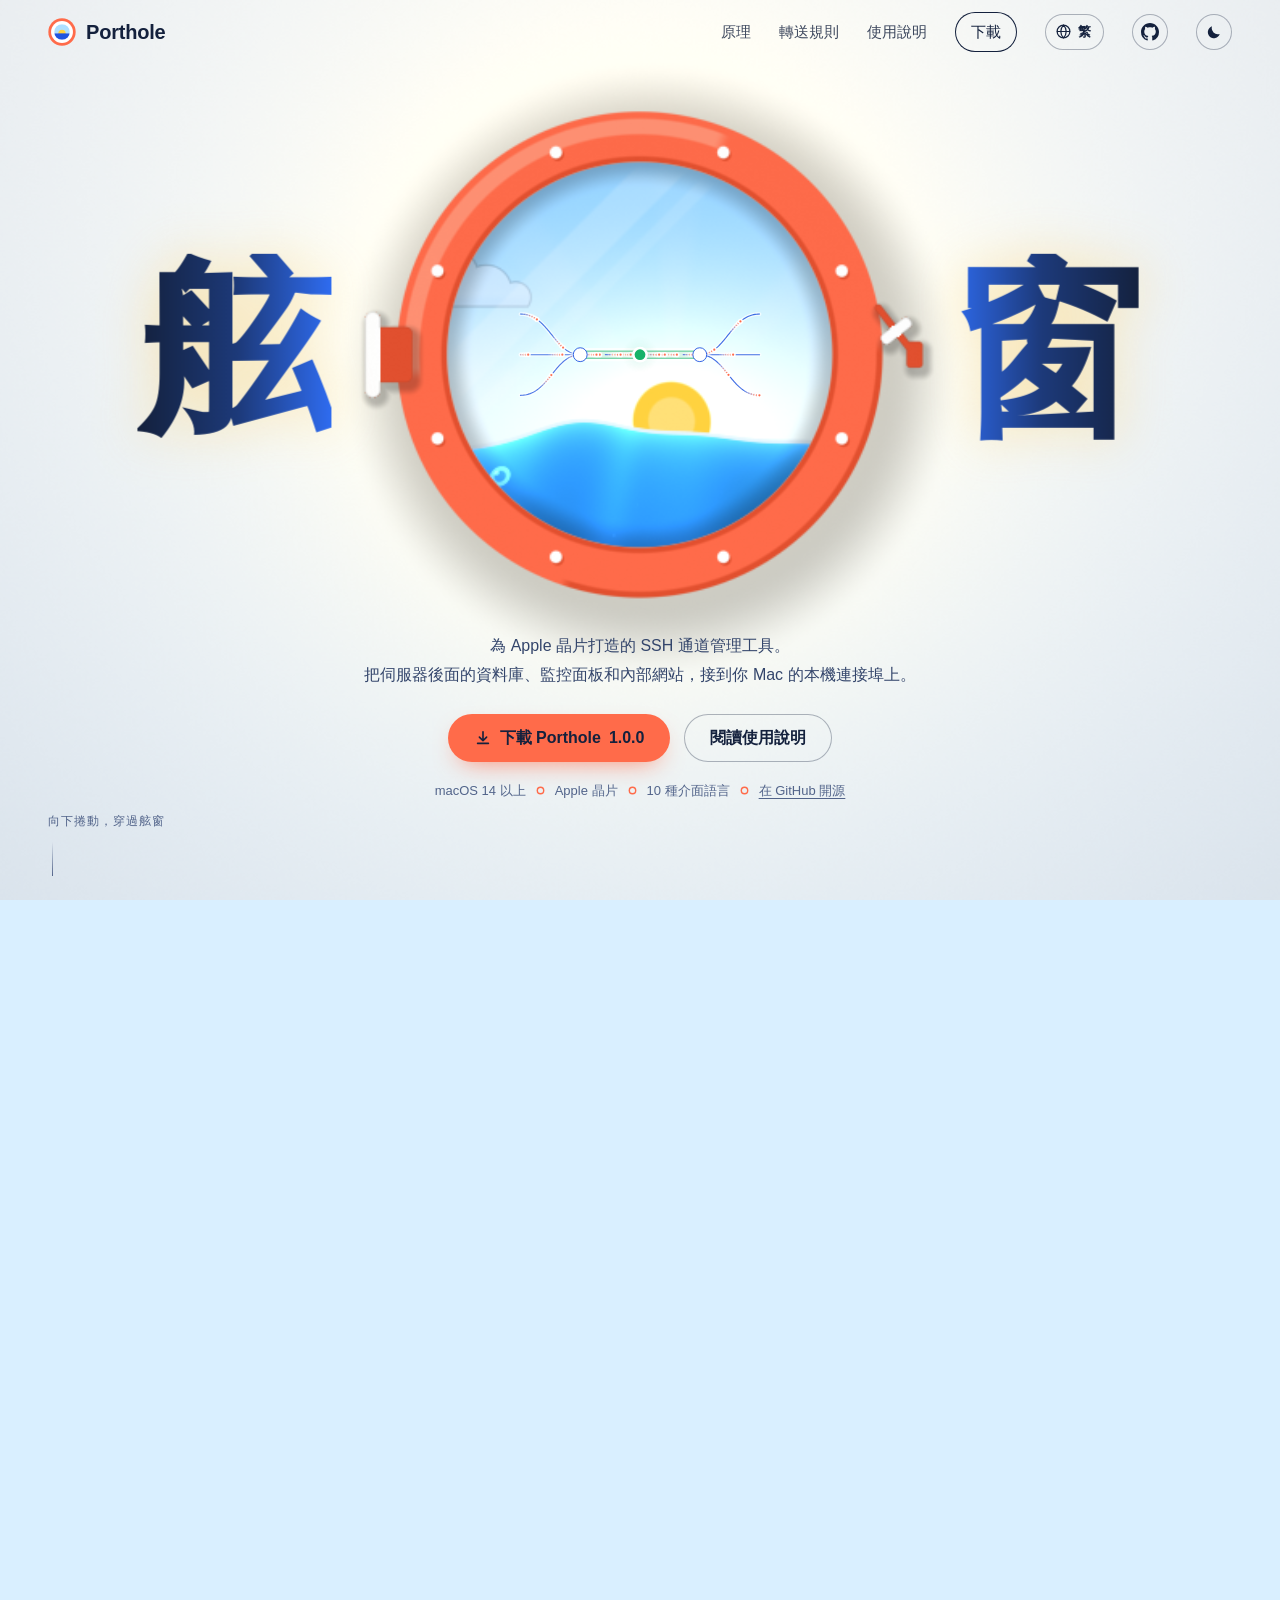
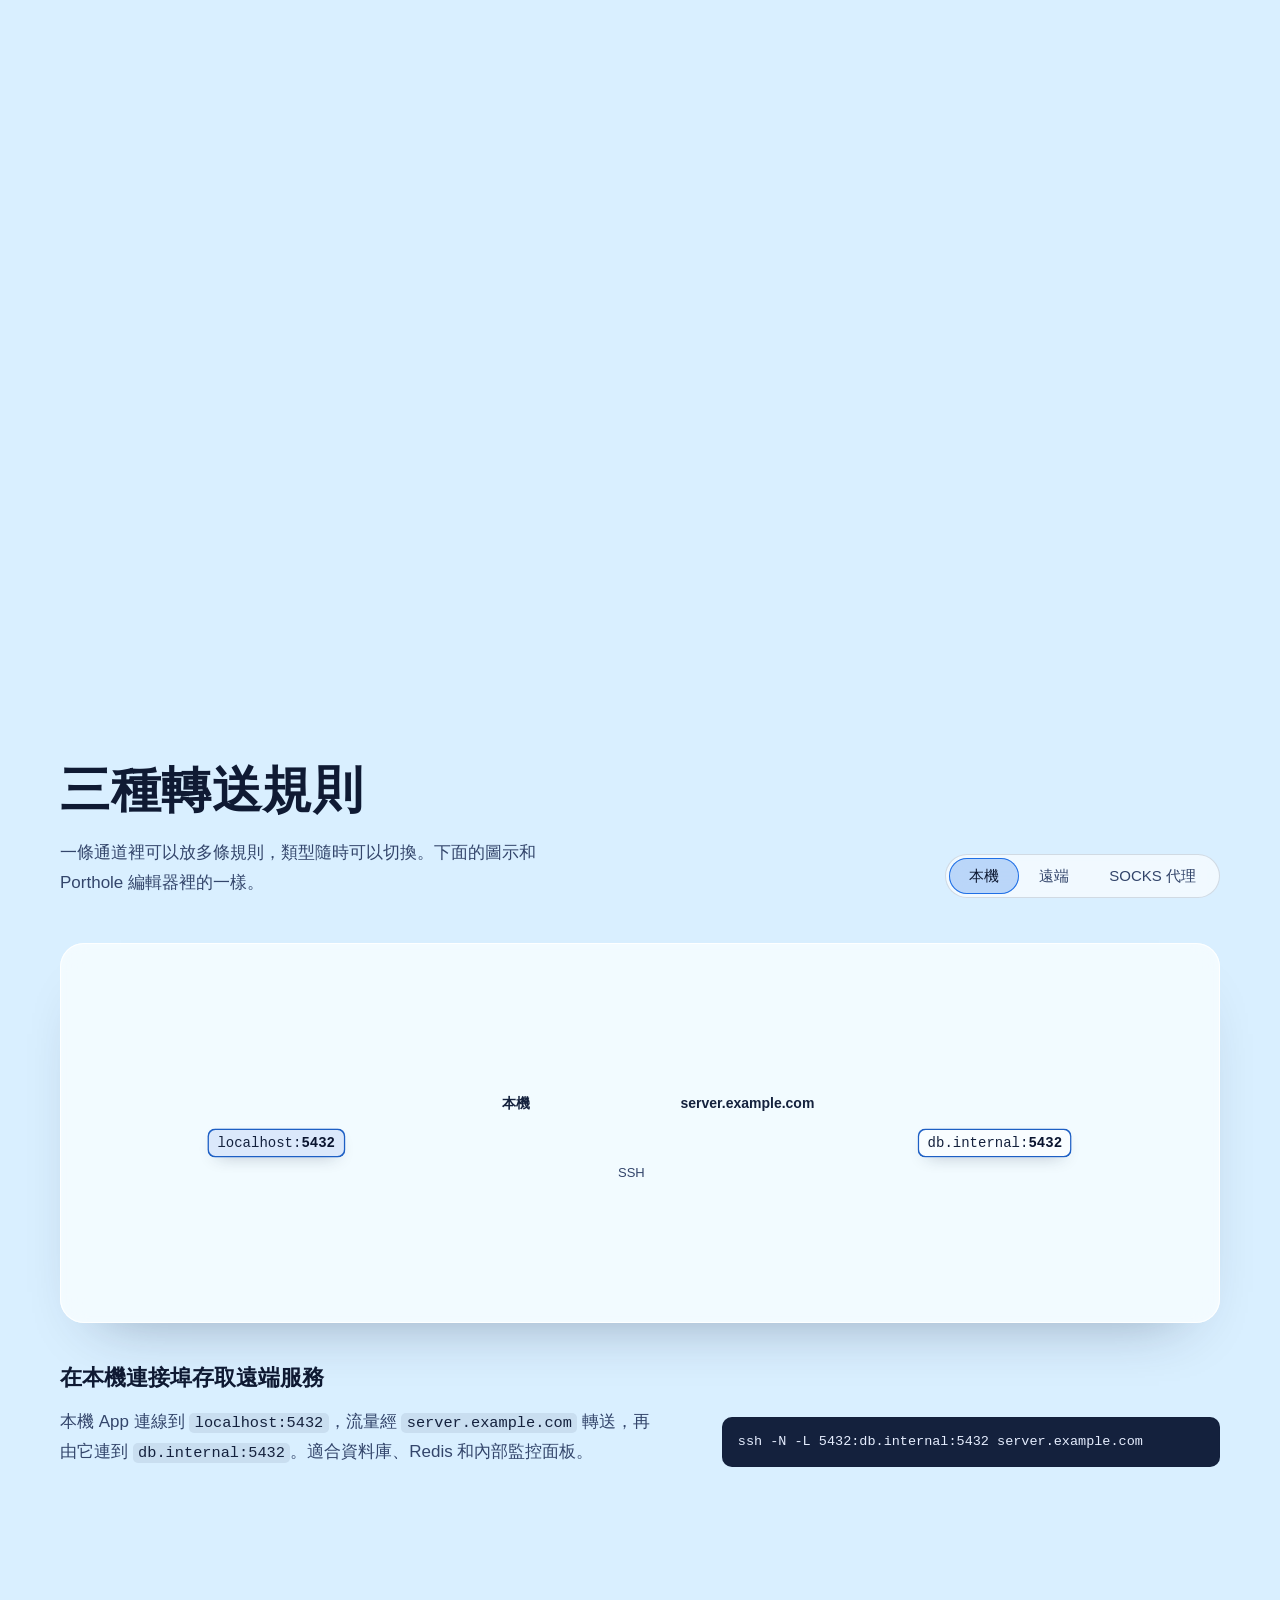
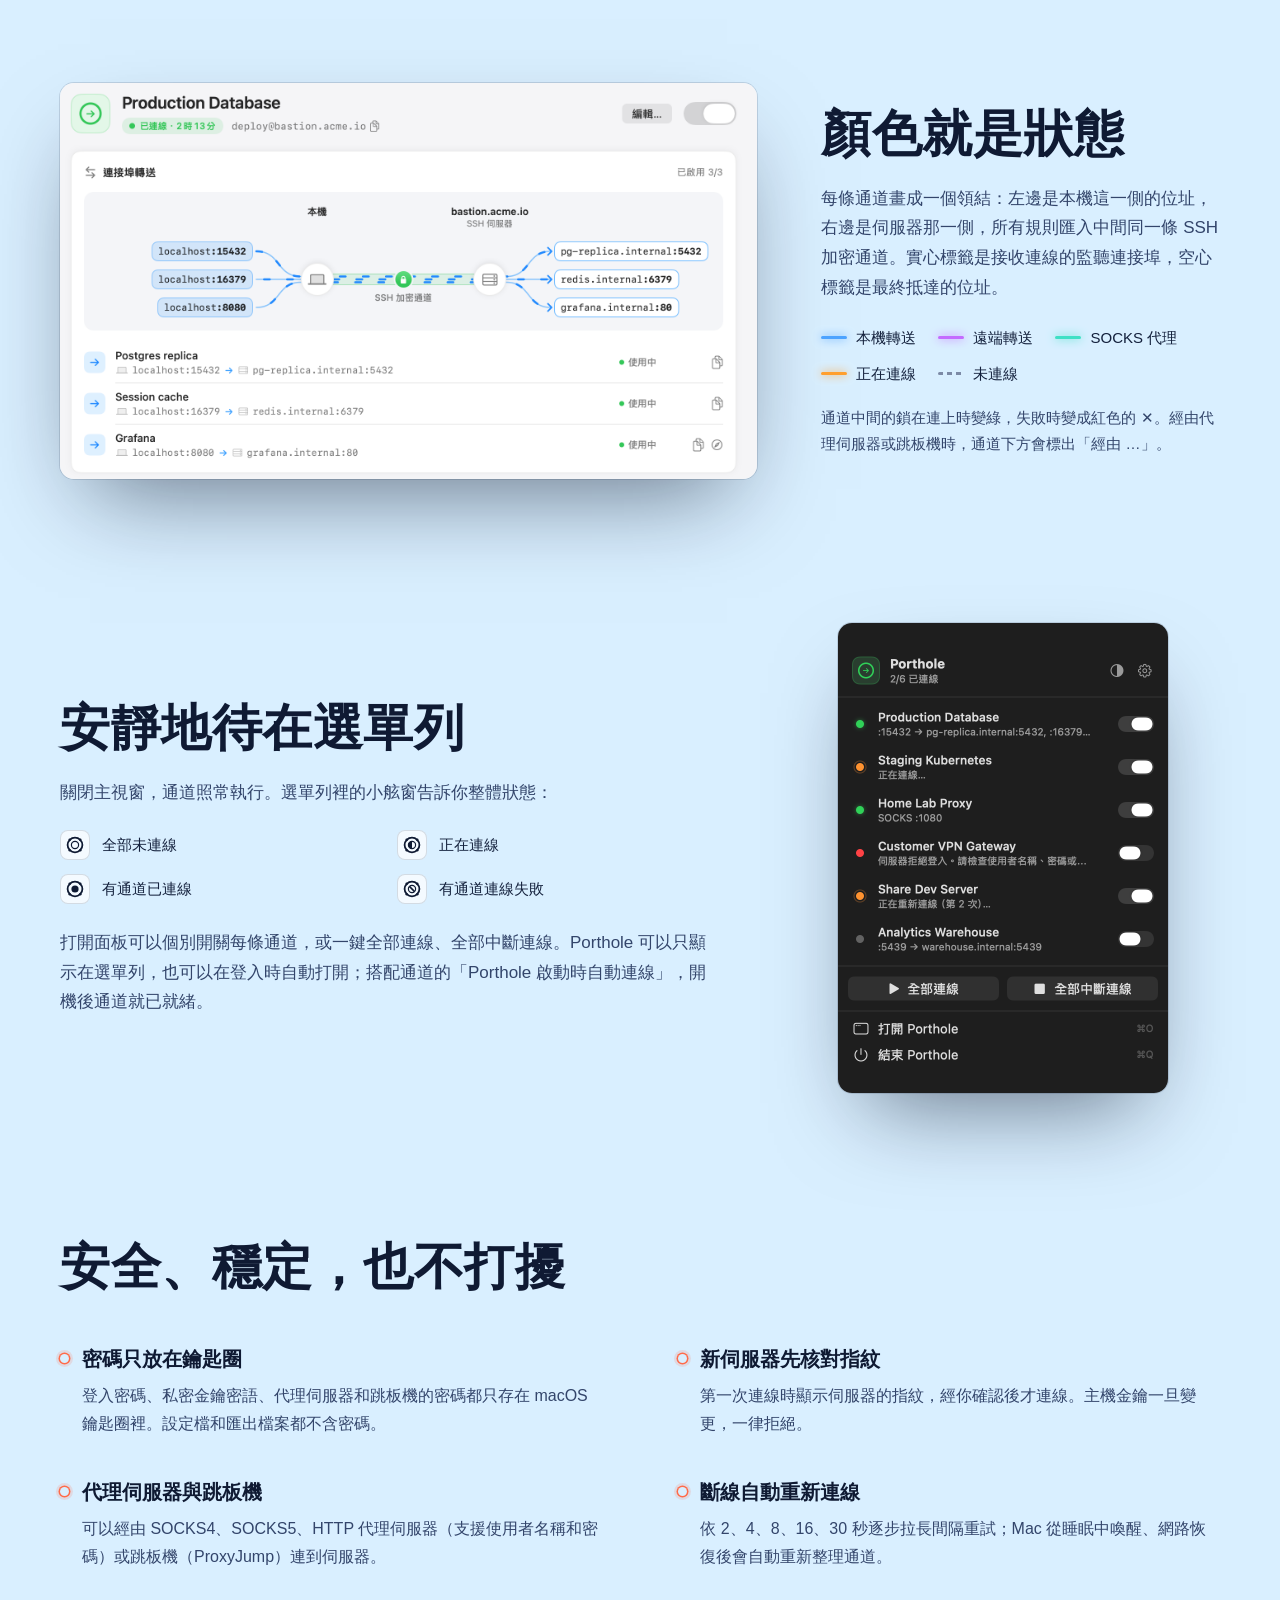
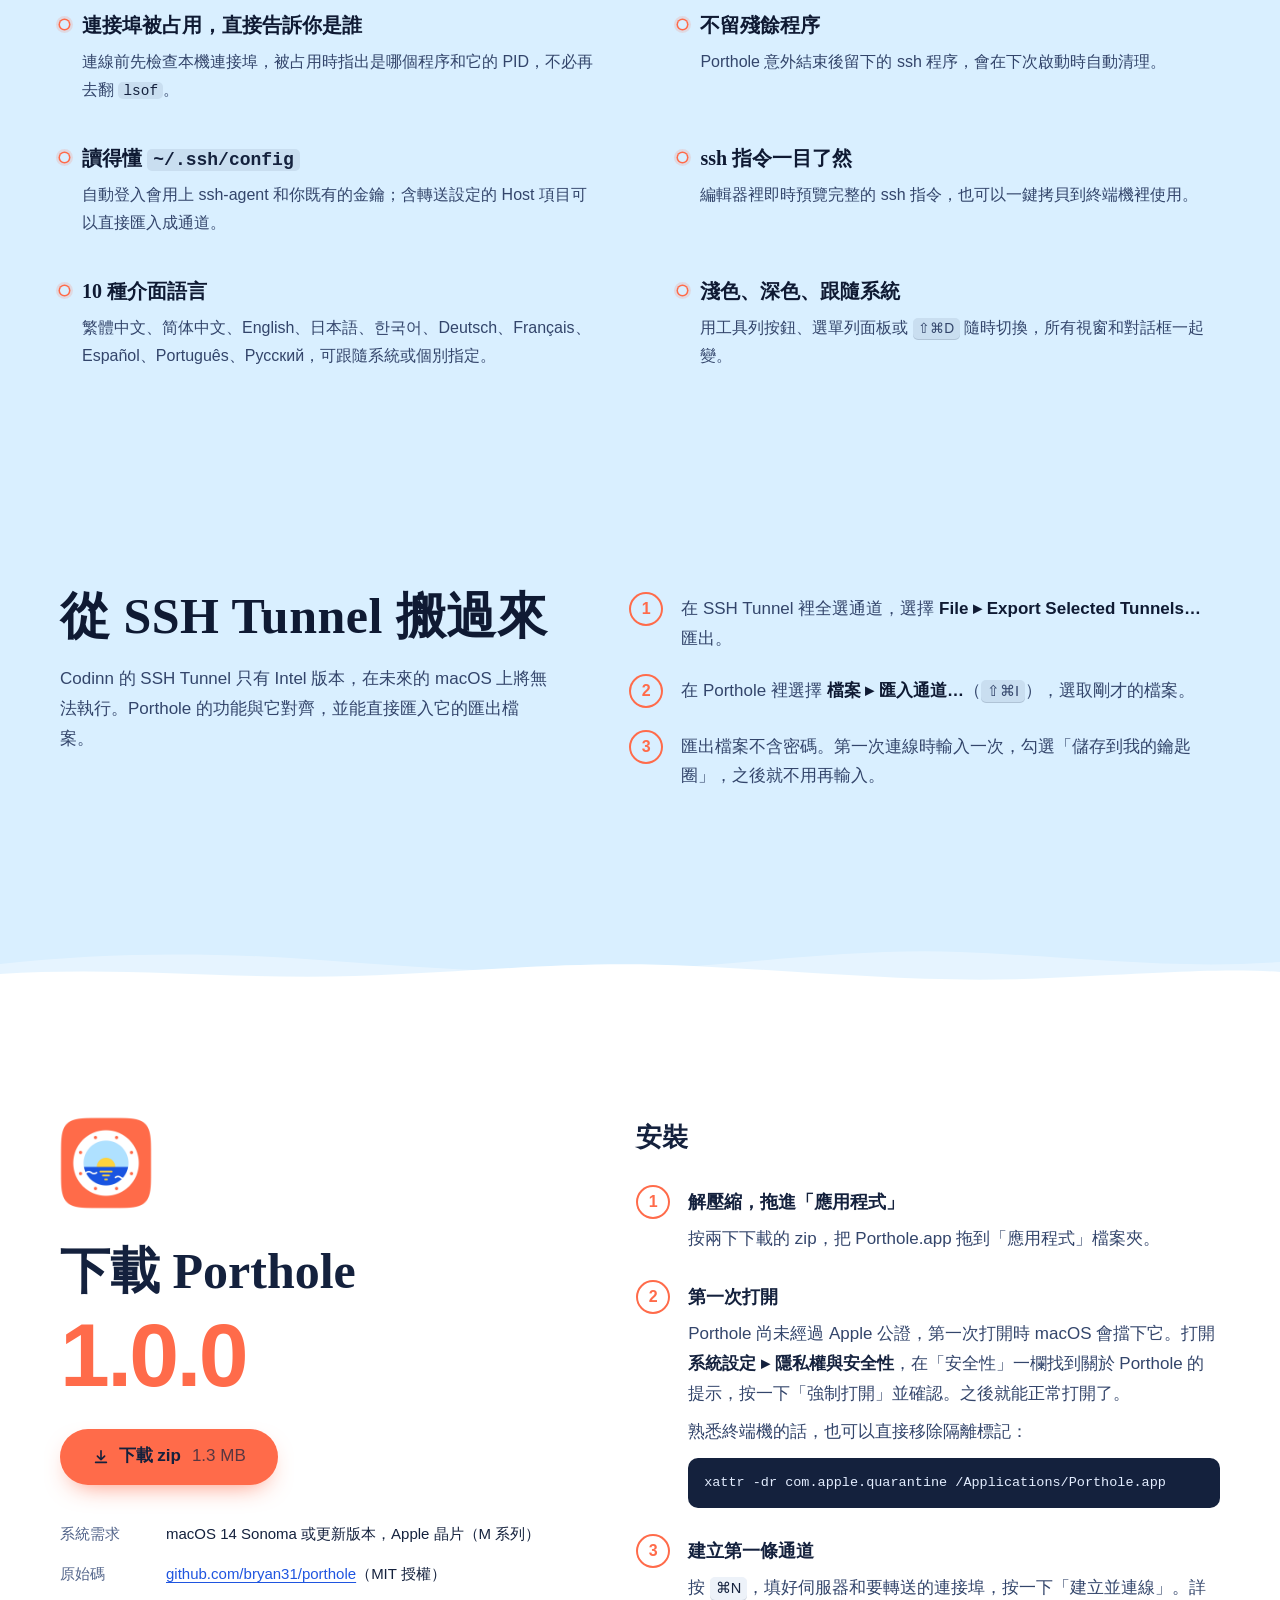
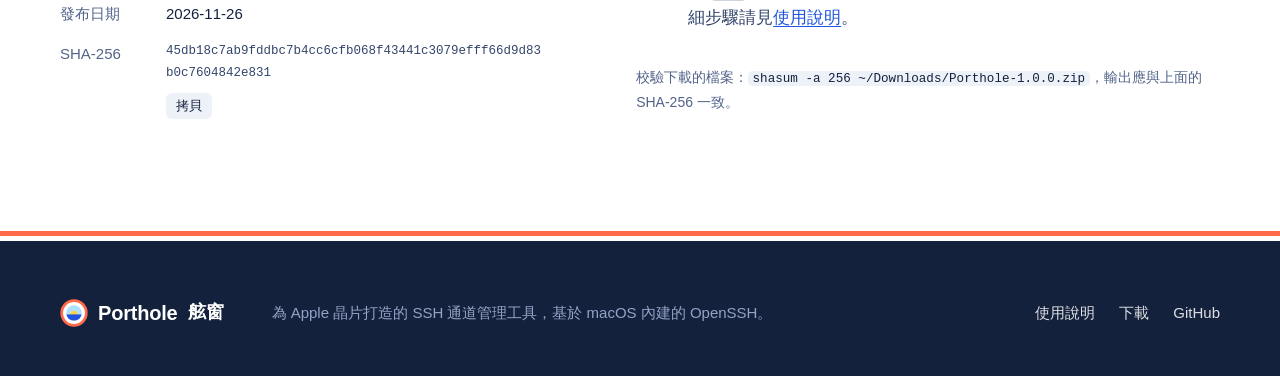
<file: website/zh-hant/index.html>
<!doctype html>
<html lang="zh-Hant">
<head>
  <meta charset="utf-8">
  <meta name="viewport" content="width=device-width, initial-scale=1, viewport-fit=cover">
  <title>Porthole 舷窗 · Apple 晶片原生的 SSH 通道管理工具</title>
  <meta name="description" content="Porthole 是原生支援 Apple 晶片的 macOS SSH 通道管理工具：本機、遠端與 SOCKS 連接埠轉送，視覺化路線圖，密碼只存在鑰匙圈，斷線自動重新連線，可匯入 SSH Tunnel 的匯出檔案。">
  <meta name="theme-color" content="#061331">
  <meta property="og:type" content="website">
  <meta property="og:title" content="Porthole 舷窗">
  <meta property="og:description" content="Apple 晶片原生的 SSH 通道管理工具。把伺服器後面的資料庫、監控面板和內部網站，接到你 Mac 的本機連接埠上。">
  <meta property="og:image" content="../assets/img/icon-512.png">
  <link rel="alternate" hreflang="zh-Hans" href="../zh-hans/">
  <link rel="alternate" hreflang="zh-Hant" href="./">
  <link rel="alternate" hreflang="en" href="../">
  <link rel="alternate" hreflang="x-default" href="../">
  <link rel="icon" type="image/svg+xml" href="../assets/img/logo.svg">
  <link rel="icon" type="image/png" href="../assets/img/favicon-64.png">
  <link rel="apple-touch-icon" href="../assets/img/apple-touch-icon.png">
  <link rel="stylesheet" href="../assets/css/base.css">
  <link rel="stylesheet" href="../assets/css/home.css">
  <script>(function(){var d=document.documentElement,t;try{t=localStorage.getItem('porthole-theme')}catch(e){}if(t!=='light'&&t!=='dark')t=matchMedia('(prefers-color-scheme: light)').matches?'light':'dark';d.dataset.theme=t;d.classList.add('js')})();</script>
</head>
<body class="home">
  <a class="skip" href="#main">跳到正文</a>

  <canvas class="sea" id="sea" aria-hidden="true"></canvas>

  <header class="nav" id="nav">
    <a class="brand" href="./" aria-label="Porthole 首頁">
      <img class="brand-mark" src="../assets/img/logo-mark.svg" alt="" width="28" height="28">
      <span class="brand-word">Porthole</span>
    </a>
    <nav class="nav-links" aria-label="主導覽">
      <a class="nav-secondary" href="#how" data-jump="how">原理</a>
      <a class="nav-secondary" href="#rules">轉送規則</a>
      <a href="docs.html">使用說明</a>
      <a class="nav-download" href="#download">下載</a>
      <details class="lang-menu">
        <summary aria-label="語言：繁體中文 · Language"><svg viewBox="0 0 24 24" aria-hidden="true"><g fill="none" stroke="currentColor" stroke-width="1.7" stroke-linecap="round"><circle cx="12" cy="12" r="9"/><path d="M3.2 12h17.6M12 3c2.5 2.5 3.8 5.5 3.8 9s-1.3 6.5-3.8 9c-2.5-2.5-3.8-5.5-3.8-9S9.5 5.5 12 3Z"/></g></svg><span>繁</span></summary>
        <ul class="lang-list">
          <li><a href="../" hreflang="en" lang="en" data-lang="en">English</a></li>
          <li><a href="../zh-hans/" hreflang="zh-Hans" lang="zh-Hans" data-lang="zh-hans">简体中文</a></li>
          <li><a href="./" hreflang="zh-Hant" lang="zh-Hant" data-lang="zh-hant" aria-current="true">繁體中文</a></li>
        </ul>
      </details>
      <a class="nav-github" href="https://github.com/bryan31/porthole" aria-label="Porthole 的原始碼（GitHub）" title="GitHub"><svg viewBox="0 0 16 16" aria-hidden="true"><path fill="currentColor" d="M8 0c4.42 0 8 3.58 8 8a8.013 8.013 0 0 1-5.45 7.59c-.4.08-.55-.17-.55-.38 0-.27.01-1.13.01-2.2 0-.75-.25-1.23-.54-1.48 1.78-.2 3.65-.88 3.65-3.95 0-.88-.31-1.59-.82-2.15.08-.2.36-1.02-.08-2.12 0 0-.67-.22-2.2.82-.64-.18-1.32-.27-2-.27-.68 0-1.36.09-2 .27-1.53-1.03-2.2-.82-2.2-.82-.44 1.1-.16 1.92-.08 2.12-.51.56-.82 1.28-.82 2.15 0 3.06 1.86 3.75 3.64 3.95-.23.2-.44.55-.51 1.07-.46.21-1.61.55-2.33-.66-.15-.24-.6-.83-1.23-.82-.67.01-.27.38.01.53.34.19.73.9.82 1.13.16.45.68 1.31 2.69.94 0 .67.01 1.3.01 1.49 0 .21-.15.45-.55.38A7.995 7.995 0 0 1 0 8c0-4.42 3.58-8 8-8Z"/></svg></a>
      <button class="theme-toggle" type="button" aria-label="切換主題">
        <svg class="i-sun" viewBox="0 0 24 24" aria-hidden="true"><circle cx="12" cy="12" r="4.3" fill="currentColor"/><path d="M12 2.6v2.3M12 19.1v2.3M2.6 12h2.3M19.1 12h2.3M5.4 5.4l1.6 1.6M17 17l1.6 1.6M5.4 18.6 7 17M17 7l1.6-1.6" stroke="currentColor" stroke-width="1.8" stroke-linecap="round"/></svg>
        <svg class="i-moon" viewBox="0 0 24 24" aria-hidden="true"><path d="M19.6 14.6A8.1 8.1 0 0 1 9.4 4.4a8.1 8.1 0 1 0 10.2 10.2Z" fill="currentColor"/></svg>
      </button>
    </nav>
  </header>

  <main id="main">

    <!-- Hero and the scroll-driven dive through the porthole -->
    <section class="dive" id="dive" aria-labelledby="hero-title">
      <div class="stage" id="stage">
        <canvas class="streams" id="streams" aria-hidden="true"></canvas>
        <img class="porthole-fallback" src="../assets/img/icon-512.png" alt="" width="512" height="512" aria-hidden="true">

        <h1 class="hero-title" id="hero-title">
          <span class="glyph glyph-l" aria-hidden="true">舷</span>
          <span class="glyph glyph-r" aria-hidden="true">窗</span>
          <span class="visually-hidden">Porthole 舷窗：Apple 晶片原生的 SSH 通道管理工具</span>
        </h1>

        <div class="hero-copy" id="hero-copy">
          <p class="lede">為 Apple 晶片打造的 SSH 通道管理工具。<br>把伺服器後面的資料庫、監控面板和內部網站，接到你 Mac 的本機連接埠上。</p>
          <div class="cta">
            <a class="btn btn-coral" href="https://github.com/bryan31/porthole/releases/download/release/Porthole-1.0.0.zip" data-download>
              <svg viewBox="0 0 20 20" aria-hidden="true"><path d="M10 3v10m0 0-4-4m4 4 4-4M4 16h12" fill="none" stroke="currentColor" stroke-width="1.8" stroke-linecap="round" stroke-linejoin="round"/></svg>
              下載 Porthole <span data-release="version">1.0.0</span>
            </a>
            <a class="btn btn-line" href="docs.html">閱讀使用說明</a>
          </div>
          <ul class="req" aria-label="重點">
            <li>macOS 14 以上</li>
            <li>Apple 晶片</li>
            <li>10 種介面語言</li>
            <li><a href="https://github.com/bryan31/porthole">在 GitHub 開源</a></li>
          </ul>
        </div>

        <p class="scroll-cue" id="scroll-cue" aria-hidden="true"><span>向下捲動，穿過舷窗</span></p>

        <div class="route-labels" id="route-labels" aria-hidden="true"></div>

        <ol class="dive-captions" id="how" aria-label="Porthole 的運作方式">
          <li>
            <h2>App 連到本機連接埠</h2>
            <p>資料庫用戶端、瀏覽器和腳本照常連線到 <code>localhost:15432</code>。對它們來說，服務就在這台 Mac 上。</p>
          </li>
          <li>
            <h2>所有規則共用一條加密連線</h2>
            <p>Porthole 呼叫 macOS 內建的 OpenSSH，同一條通道裡的規則走同一個 ssh 連線。斷線後依 2、4、8…30 秒逐步重試，Mac 從睡眠中喚醒後也會主動重新整理。</p>
          </li>
          <li>
            <h2>伺服器替你連進內部網路</h2>
            <p>流量從 <code>bastion.acme.io</code> 出去，再前往只有它才能存取的位址：資料庫副本、Redis 和 Grafana。</p>
          </li>
        </ol>
        <ol class="dive-progress" id="dive-progress" aria-hidden="true"><li></li><li></li><li></li></ol>
      </div>
    </section>

    <!-- Shown instead of the dive when motion is reduced or WebGL is missing -->
    <section class="how-static" aria-label="Porthole 的運作方式">
      <div class="wrap">
        <figure class="shot">
          <img src="../assets/img/shots/zh-hant/detail-dark.webp" alt="Porthole 主視窗：三條本機轉送規則從本機匯入一條 SSH 加密通道，再從 bastion.acme.io 分別抵達資料庫、Redis 和 Grafana" width="845" height="480" loading="lazy">
        </figure>
        <ol class="how-list">
          <li><h2>App 連到本機連接埠</h2><p>資料庫用戶端、瀏覽器和腳本照常連線到 <code>localhost:15432</code>，就像服務在這台 Mac 上。</p></li>
          <li><h2>所有規則共用一條加密連線</h2><p>Porthole 呼叫 macOS 內建的 OpenSSH；斷線自動重新連線，Mac 喚醒後主動重新整理。</p></li>
          <li><h2>伺服器替你連進內部網路</h2><p>流量從 SSH 伺服器出去，再前往只有它才能存取的位址。</p></li>
        </ol>
      </div>
    </section>

    <!-- Three kinds of rules, interactive -->
    <section class="rules" id="rules" aria-labelledby="rules-title">
      <div class="wrap">
        <div class="rules-head">
          <div>
            <h2 id="rules-title">三種轉送規則</h2>
            <p class="section-lede">一條通道裡可以放多條規則，類型隨時可以切換。下面的圖示和 Porthole 編輯器裡的一樣。</p>
          </div>
          <div class="seg" role="tablist" aria-label="規則類型">
            <button role="tab" id="tab-local" aria-controls="panel-local" aria-selected="true" data-kind="local">本機</button>
            <button role="tab" id="tab-remote" aria-controls="panel-remote" aria-selected="false" tabindex="-1" data-kind="remote">遠端</button>
            <button role="tab" id="tab-socks" aria-controls="panel-socks" aria-selected="false" tabindex="-1" data-kind="socks">SOCKS 代理</button>
          </div>
        </div>

        <figure class="rules-figure" id="rules-figure" aria-hidden="true">
          <canvas class="rules-canvas" id="rules-canvas"></canvas>
          <div class="route-labels" id="rules-labels"></div>
        </figure>

        <div class="rule-panel" id="panel-local" role="tabpanel" aria-labelledby="tab-local">
          <div>
            <h3>在本機連接埠存取遠端服務</h3>
            <p>本機 App 連線到 <code>localhost:5432</code>，流量經 <code>server.example.com</code> 轉送，再由它連到 <code>db.internal:5432</code>。適合資料庫、Redis 和內部監控面板。</p>
          </div>
          <pre><code>ssh -N -L 5432:db.internal:5432 server.example.com</code></pre>
        </div>
        <div class="rule-panel" id="panel-remote" role="tabpanel" aria-labelledby="tab-remote" hidden>
          <div>
            <h3>將本機服務分享給伺服器</h3>
            <p><code>server.example.com</code> 在連接埠 8080 上監聽，那裡收到的連線會經通道回到本機，再連到 <code>localhost:3000</code>。適合把開發中的網頁給同事看，或接收 webhook 回呼。</p>
          </div>
          <pre><code>ssh -N -R 8080:localhost:3000 server.example.com</code></pre>
        </div>
        <div class="rule-panel" id="panel-socks" role="tabpanel" aria-labelledby="tab-socks" hidden>
          <div>
            <h3>透過伺服器上網</h3>
            <p>本機在 <code>localhost:1080</code> 上執行 SOCKS4/5 代理伺服器。把瀏覽器或 App 指向它，所有連線都會從 <code>server.example.com</code> 出去，適合存取只對伺服器開放的網站。</p>
          </div>
          <pre><code>ssh -N -D 1080 server.example.com</code></pre>
        </div>
      </div>
    </section>

    <!-- The app itself -->
    <section class="craft" aria-labelledby="craft-title">
      <div class="wrap">
        <div class="showcase">
          <figure class="shot shot-main">
            <img class="for-dark" src="../assets/img/shots/zh-hant/detail-dark.webp" alt="Porthole 主視窗（深色）：Production Database 通道已連線 2 小時 13 分，三條規則全部使用中" width="845" height="480" loading="lazy">
            <img class="for-light" src="../assets/img/shots/zh-hant/detail-light-top.webp" alt="Porthole 主視窗（淺色）：Production Database 通道已連線 2 小時 13 分，三條規則全部使用中" width="845" height="480" loading="lazy">
          </figure>
          <div class="showcase-text">
            <h2 id="craft-title">顏色就是狀態</h2>
            <p>每條通道畫成一個領結：左邊是本機這一側的位址，右邊是伺服器那一側，所有規則匯入中間同一條 SSH 加密通道。實心標籤是接收連線的監聽連接埠，空心標籤是最終抵達的位址。</p>
            <ul class="legend">
              <li style="--c: var(--local)">本機轉送</li>
              <li style="--c: var(--remote)">遠端轉送</li>
              <li style="--c: var(--socks)">SOCKS 代理</li>
              <li style="--c: #ff9f2e">正在連線</li>
              <li class="legend-off">未連線</li>
            </ul>
            <p class="fine">通道中間的鎖在連上時變綠，失敗時變成紅色的 ✕。經由代理伺服器或跳板機時，通道下方會標出「經由 …」。</p>
          </div>
        </div>

        <div class="menubar-row">
          <div class="menubar-text">
            <h2>安靜地待在選單列</h2>
            <p>關閉主視窗，通道照常執行。選單列裡的小舷窗告訴你整體狀態：</p>
            <ul class="status-icons">
              <li>
                <svg viewBox="0 0 18 18" aria-hidden="true"><g fill="currentColor" stroke="currentColor"><circle cx="9" cy="9" r="7.4" fill="none" stroke-width="1.8"/><circle cx="14.23" cy="3.77" r="1.3" stroke="none"/><circle cx="3.77" cy="3.77" r="1.3" stroke="none"/><circle cx="3.77" cy="14.23" r="1.3" stroke="none"/><circle cx="14.23" cy="14.23" r="1.3" stroke="none"/><circle cx="9" cy="9" r="3.6" fill="none" stroke-width="1.2"/></g></svg>
                <span>全部未連線</span>
              </li>
              <li>
                <svg viewBox="0 0 18 18" aria-hidden="true"><g fill="currentColor" stroke="currentColor"><circle cx="9" cy="9" r="7.4" fill="none" stroke-width="1.8"/><circle cx="14.23" cy="3.77" r="1.3" stroke="none"/><circle cx="3.77" cy="3.77" r="1.3" stroke="none"/><circle cx="3.77" cy="14.23" r="1.3" stroke="none"/><circle cx="14.23" cy="14.23" r="1.3" stroke="none"/><path d="M9 5.4A3.6 3.6 0 0 0 9 12.6Z" stroke="none"/><circle cx="9" cy="9" r="3.6" fill="none" stroke-width="1.2"/></g></svg>
                <span>正在連線</span>
              </li>
              <li>
                <svg viewBox="0 0 18 18" aria-hidden="true"><g fill="currentColor" stroke="currentColor"><circle cx="9" cy="9" r="7.4" fill="none" stroke-width="1.8"/><circle cx="14.23" cy="3.77" r="1.3" stroke="none"/><circle cx="3.77" cy="3.77" r="1.3" stroke="none"/><circle cx="3.77" cy="14.23" r="1.3" stroke="none"/><circle cx="14.23" cy="14.23" r="1.3" stroke="none"/><circle cx="9" cy="9" r="3.6" stroke="none"/></g></svg>
                <span>有通道已連線</span>
              </li>
              <li>
                <svg viewBox="0 0 18 18" aria-hidden="true"><g fill="currentColor" stroke="currentColor"><circle cx="9" cy="9" r="7.4" fill="none" stroke-width="1.8"/><circle cx="14.23" cy="3.77" r="1.3" stroke="none"/><circle cx="3.77" cy="3.77" r="1.3" stroke="none"/><circle cx="3.77" cy="14.23" r="1.3" stroke="none"/><circle cx="14.23" cy="14.23" r="1.3" stroke="none"/><path d="M6.4 6.4 11.6 11.6" fill="none" stroke-width="1.6"/><circle cx="9" cy="9" r="3.6" fill="none" stroke-width="1.2"/></g></svg>
                <span>有通道連線失敗</span>
              </li>
            </ul>
            <p>打開面板可以個別開關每條通道，或一鍵全部連線、全部中斷連線。Porthole 可以只顯示在選單列，也可以在登入時自動打開；搭配通道的「Porthole 啟動時自動連線」，開機後通道就已就緒。</p>
          </div>
          <figure class="shot shot-menubar">
            <img src="../assets/img/shots/zh-hant/menubar.webp" alt="Porthole 選單列面板：六條通道及各自狀態，下方是全部連線和全部中斷連線按鈕" width="330" height="470" loading="lazy">
          </figure>
        </div>

        <h2 class="specs-title">安全、穩定，也不打擾</h2>
        <dl class="specs">
          <div>
            <dt>密碼只放在鑰匙圈</dt>
            <dd>登入密碼、私密金鑰密語、代理伺服器和跳板機的密碼都只存在 macOS 鑰匙圈裡。設定檔和匯出檔案都不含密碼。</dd>
          </div>
          <div>
            <dt>新伺服器先核對指紋</dt>
            <dd>第一次連線時顯示伺服器的指紋，經你確認後才連線。主機金鑰一旦變更，一律拒絕。</dd>
          </div>
          <div>
            <dt>代理伺服器與跳板機</dt>
            <dd>可以經由 SOCKS4、SOCKS5、HTTP 代理伺服器（支援使用者名稱和密碼）或跳板機（ProxyJump）連到伺服器。</dd>
          </div>
          <div>
            <dt>斷線自動重新連線</dt>
            <dd>依 2、4、8、16、30 秒逐步拉長間隔重試；Mac 從睡眠中喚醒、網路恢復後會自動重新整理通道。</dd>
          </div>
          <div>
            <dt>連接埠被占用，直接告訴你是誰</dt>
            <dd>連線前先檢查本機連接埠，被占用時指出是哪個程序和它的 PID，不必再去翻 <code>lsof</code>。</dd>
          </div>
          <div>
            <dt>不留殘餘程序</dt>
            <dd>Porthole 意外結束後留下的 ssh 程序，會在下次啟動時自動清理。</dd>
          </div>
          <div>
            <dt>讀得懂 <code>~/.ssh/config</code></dt>
            <dd>自動登入會用上 ssh-agent 和你既有的金鑰；含轉送設定的 Host 項目可以直接匯入成通道。</dd>
          </div>
          <div>
            <dt>ssh 指令一目了然</dt>
            <dd>編輯器裡即時預覽完整的 ssh 指令，也可以一鍵拷貝到終端機裡使用。</dd>
          </div>
          <div>
            <dt>10 種介面語言</dt>
            <dd>繁體中文、简体中文、English、日本語、한국어、Deutsch、Français、Español、Português、Русский，可跟隨系統或個別指定。</dd>
          </div>
          <div>
            <dt>淺色、深色、跟隨系統</dt>
            <dd>用工具列按鈕、選單列面板或 <kbd>⇧⌘D</kbd> 隨時切換，所有視窗和對話框一起變。</dd>
          </div>
        </dl>
      </div>
    </section>

    <!-- Migration from the Intel-only app -->
    <section class="migrate" aria-labelledby="migrate-title">
      <div class="wrap migrate-grid">
        <div>
          <h2 id="migrate-title">從 SSH Tunnel 搬過來</h2>
          <p class="section-lede">Codinn 的 SSH Tunnel 只有 Intel 版本，在未來的 macOS 上將無法執行。Porthole 的功能與它對齊，並能直接匯入它的匯出檔案。</p>
        </div>
        <ol class="steps">
          <li>在 SSH Tunnel 裡全選通道，選擇 <b>File ▸ Export Selected Tunnels…</b> 匯出。</li>
          <li>在 Porthole 裡選擇 <b>檔案 ▸ 匯入通道…</b>（<kbd>⇧⌘I</kbd>），選取剛才的檔案。</li>
          <li>匯出檔案不含密碼。第一次連線時輸入一次，勾選「儲存到我的鑰匙圈」，之後就不用再輸入。</li>
        </ol>
      </div>
    </section>

    <!-- Download, on the white hull -->
    <section class="hull download" id="download" aria-labelledby="download-title">
      <svg class="waterline" viewBox="0 0 1440 60" preserveAspectRatio="none" aria-hidden="true">
        <path class="w1" d="M0 34C120 22 240 22 360 30S600 46 720 40 960 18 1080 22 1320 40 1440 32V60H0Z"/>
        <path class="w2" d="M0 44C140 36 260 50 400 46S640 30 780 36 1040 54 1180 48 1380 38 1440 42V60H0Z"/>
      </svg>
      <div class="wrap download-grid">
        <div class="dl-main">
          <img class="dl-icon" src="../assets/img/icon-512.png" alt="" width="112" height="112" loading="lazy">
          <h2 id="download-title">下載 Porthole</h2>
          <p class="dl-version" aria-label="目前版本"><span data-release="version">1.0.0</span></p>
          <a class="btn btn-coral btn-lg" href="https://github.com/bryan31/porthole/releases/download/release/Porthole-1.0.0.zip">
            <svg viewBox="0 0 20 20" aria-hidden="true"><path d="M10 3v10m0 0-4-4m4 4 4-4M4 16h12" fill="none" stroke="currentColor" stroke-width="1.8" stroke-linecap="round" stroke-linejoin="round"/></svg>
            下載 zip <span class="btn-meta" data-release="size">1.3 MB</span>
          </a>
          <dl class="dl-facts">
            <div><dt>系統需求</dt><dd>macOS 14 Sonoma 或更新版本，Apple 晶片（M 系列）</dd></div>
            <div><dt>原始碼</dt><dd><a href="https://github.com/bryan31/porthole">github.com/bryan31/porthole</a><span class="license">（MIT 授權）</span></dd></div>
            <div><dt>發布日期</dt><dd data-release="date">2026-11-26</dd></div>
            <div>
              <dt>SHA-256</dt>
              <dd class="sha">
                <code data-release="sha256">45db18c7ab9fddbc7b4cc6cfb068f43441c3079efff66d9d83b0c7604842e831</code>
                <button class="copy-btn" type="button" data-copy-target="[data-release='sha256']">拷貝</button>
              </dd>
            </div>
          </dl>
        </div>

        <div class="dl-steps">
          <h3>安裝</h3>
          <ol class="steps">
            <li>
              <b>解壓縮，拖進「應用程式」</b>
              <p>按兩下下載的 zip，把 Porthole.app 拖到「應用程式」檔案夾。</p>
            </li>
            <li>
              <b>第一次打開</b>
              <p>Porthole 尚未經過 Apple 公證，第一次打開時 macOS 會擋下它。打開 <b>系統設定 ▸ 隱私權與安全性</b>，在「安全性」一欄找到關於 Porthole 的提示，按一下「強制打開」並確認。之後就能正常打開了。</p>
              <p>熟悉終端機的話，也可以直接移除隔離標記：</p>
              <pre><code>xattr -dr com.apple.quarantine /Applications/Porthole.app</code></pre>
            </li>
            <li>
              <b>建立第一條通道</b>
              <p>按 <kbd>⌘N</kbd>，填好伺服器和要轉送的連接埠，按一下「建立並連線」。詳細步驟請見<a href="docs.html#first-tunnel">使用說明</a>。</p>
            </li>
          </ol>
          <p class="verify">校驗下載的檔案：<code>shasum -a 256 ~/Downloads/Porthole-<span data-release="version">1.0.0</span>.zip</code>，輸出應與上面的 SHA-256 一致。</p>
        </div>
      </div>
    </section>
  </main>

  <div class="stripe" aria-hidden="true"></div>
  <footer class="footer">
    <div class="wrap footer-grid">
      <p class="footer-brand"><img class="brand-mark" src="../assets/img/logo-mark.svg" alt="" width="28" height="28"><span class="brand-word">Porthole</span><span class="zh">舷窗</span></p>
      <p class="footer-note">為 Apple 晶片打造的 SSH 通道管理工具，基於 macOS 內建的 OpenSSH。</p>
      <nav aria-label="頁尾導覽">
        <a href="docs.html">使用說明</a>
        <a href="#download">下載</a>
        <a href="https://github.com/bryan31/porthole">GitHub</a>
      </nav>
    </div>
  </footer>

  <script src="../assets/js/lang.js" defer></script>
  <script src="../assets/js/theme.js" defer></script>
  <script src="../assets/js/home.js" defer></script>
</body>
</html>
</file>
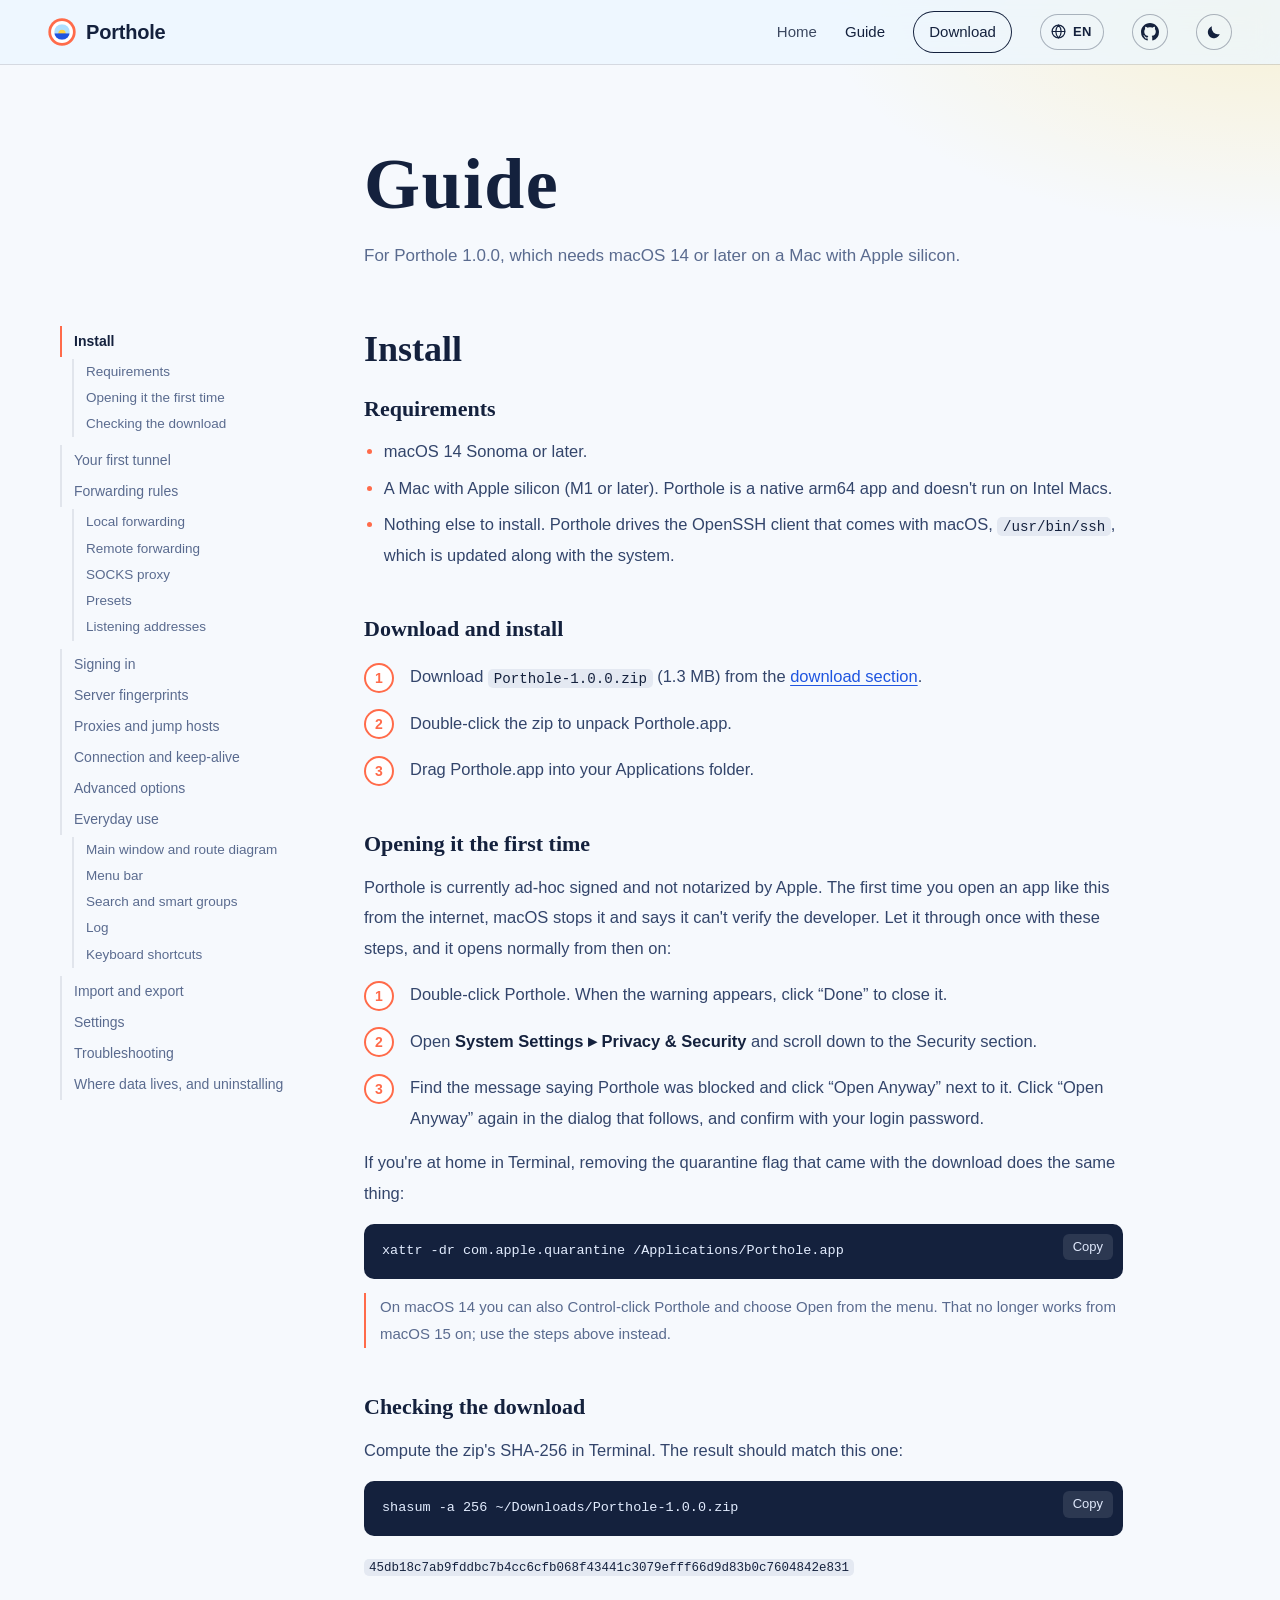
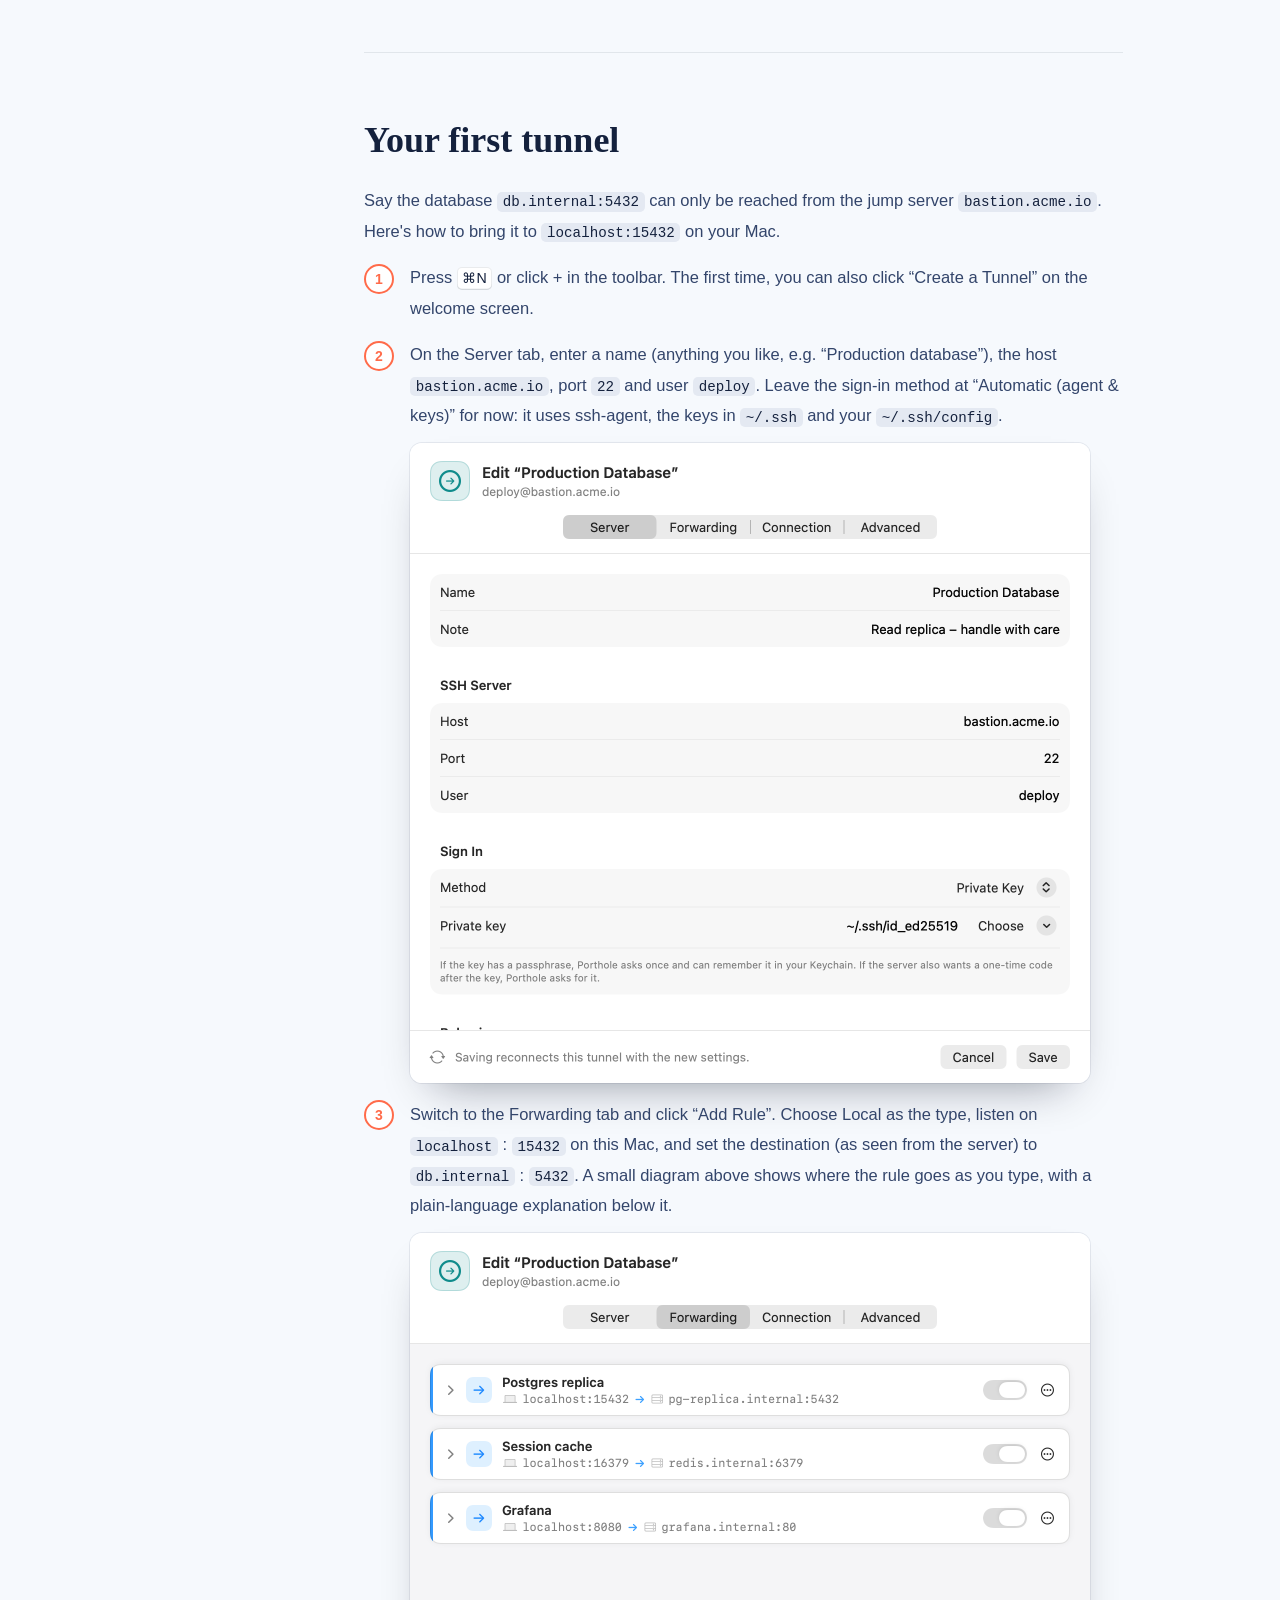
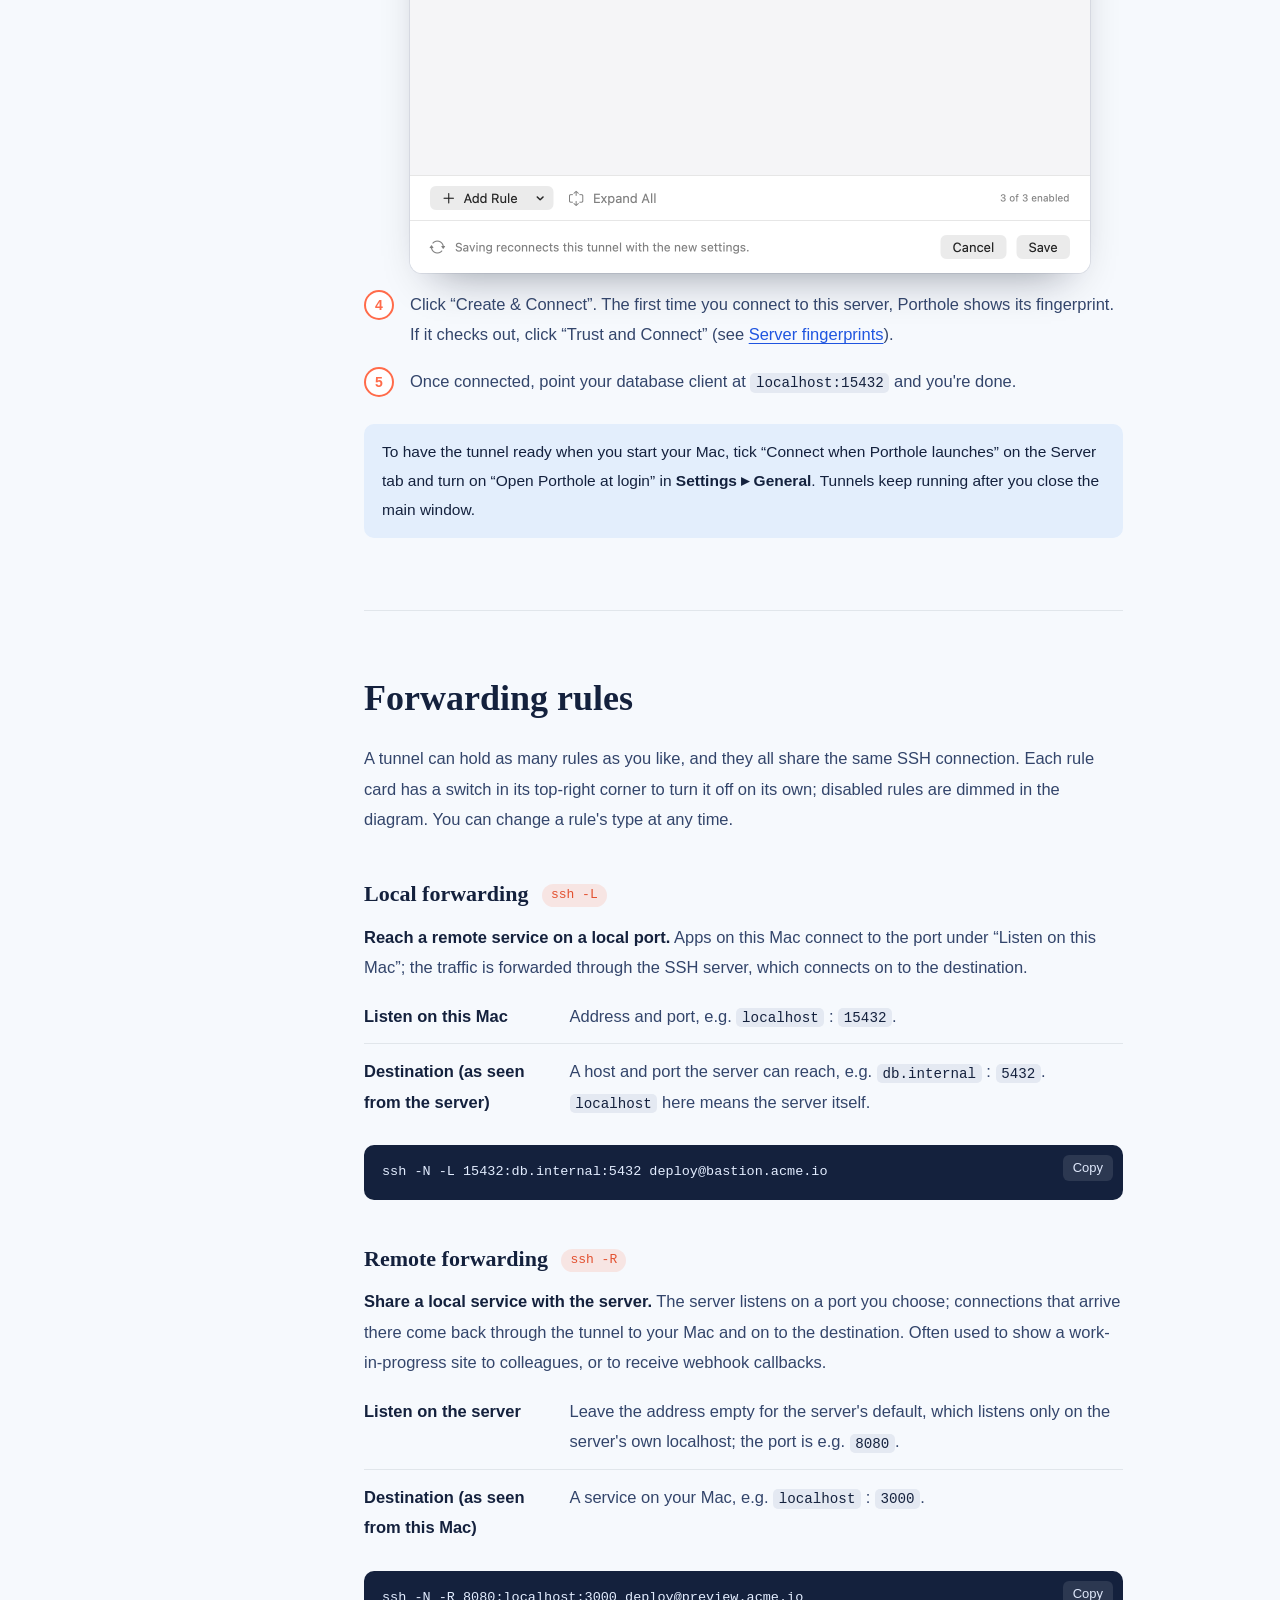
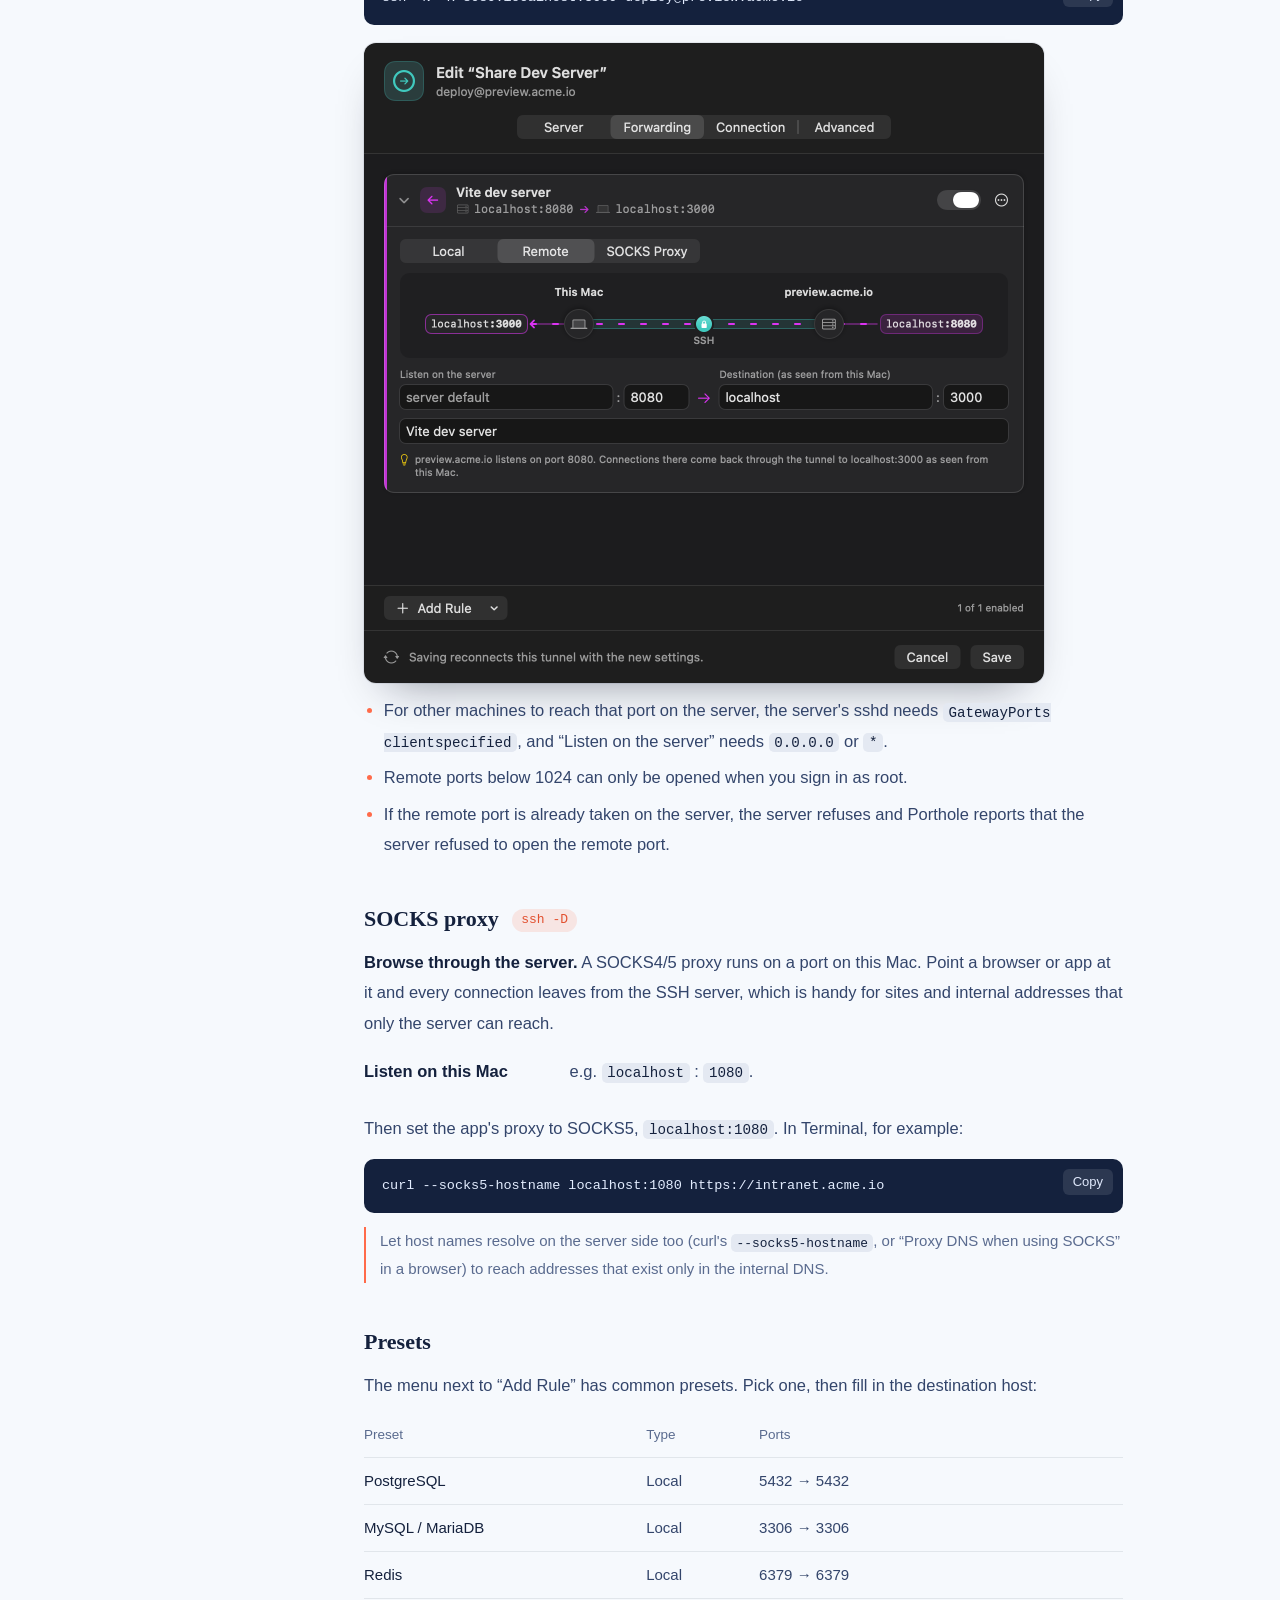
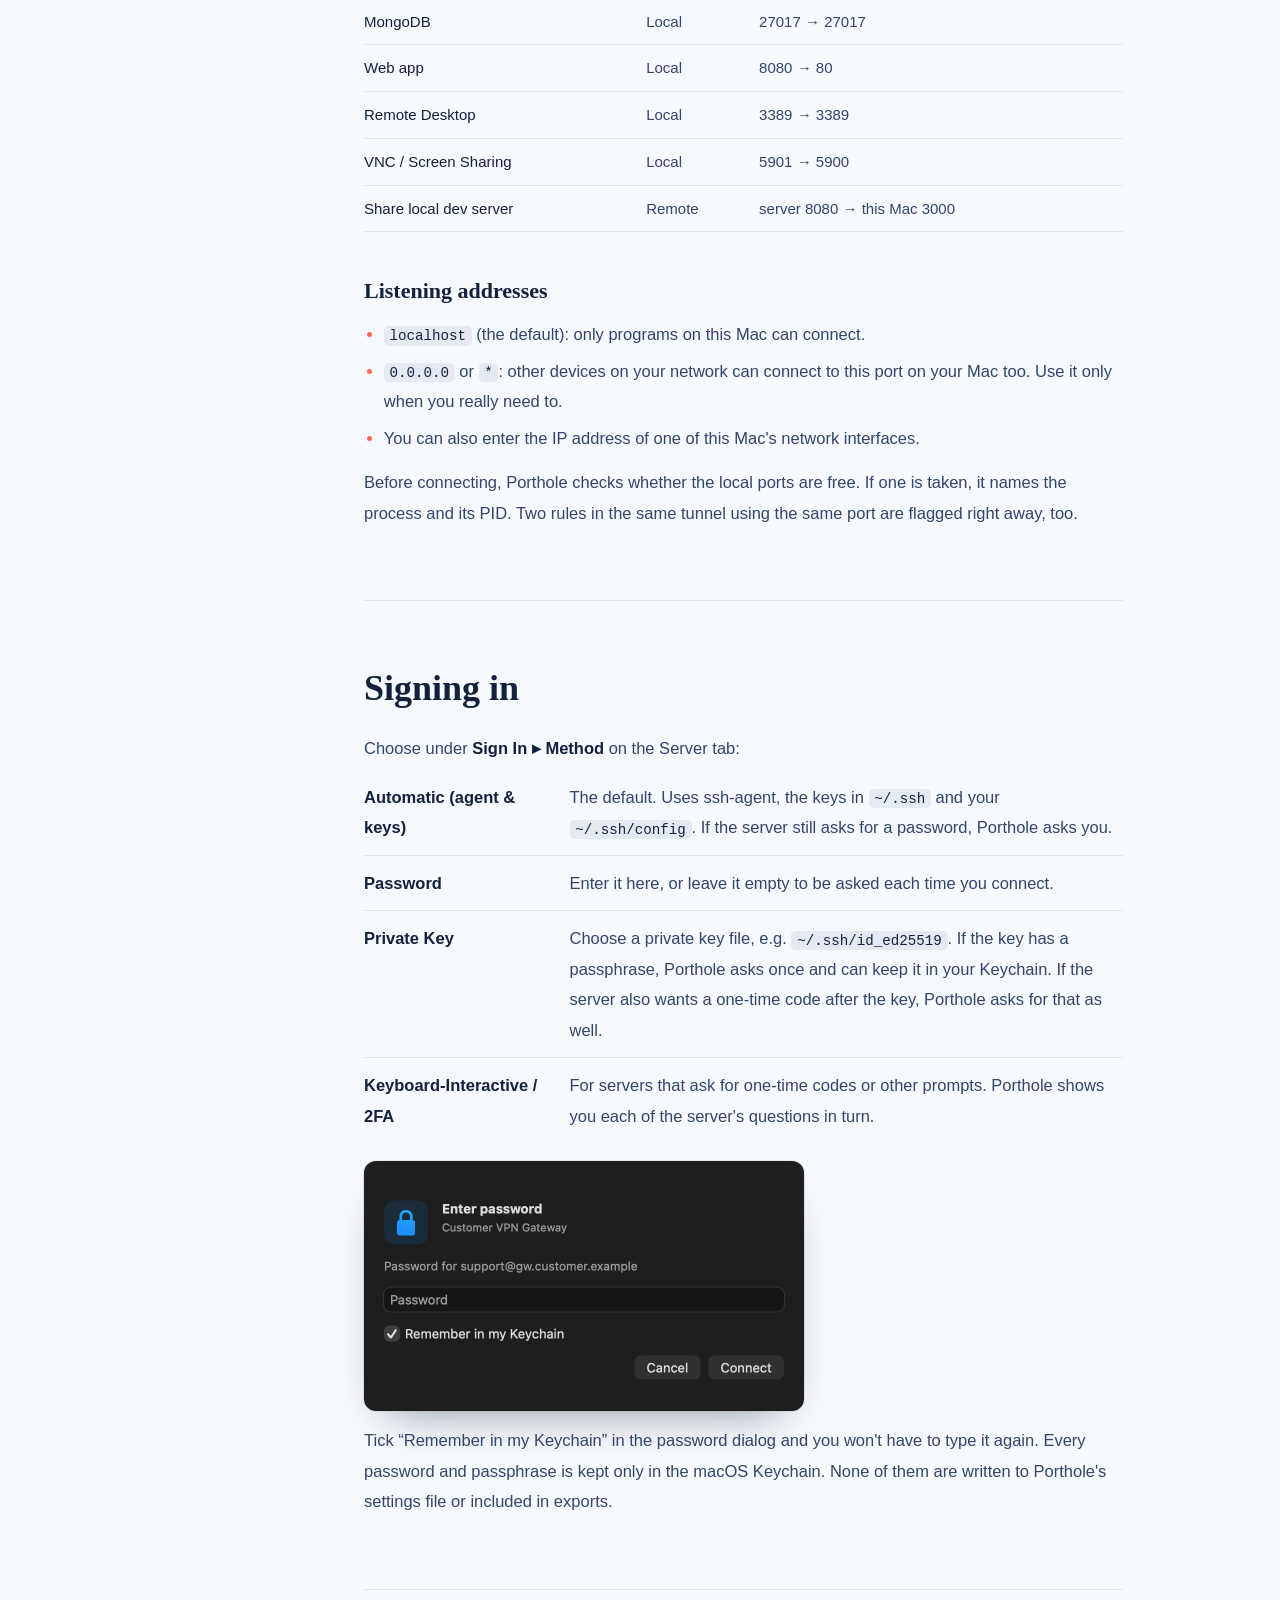
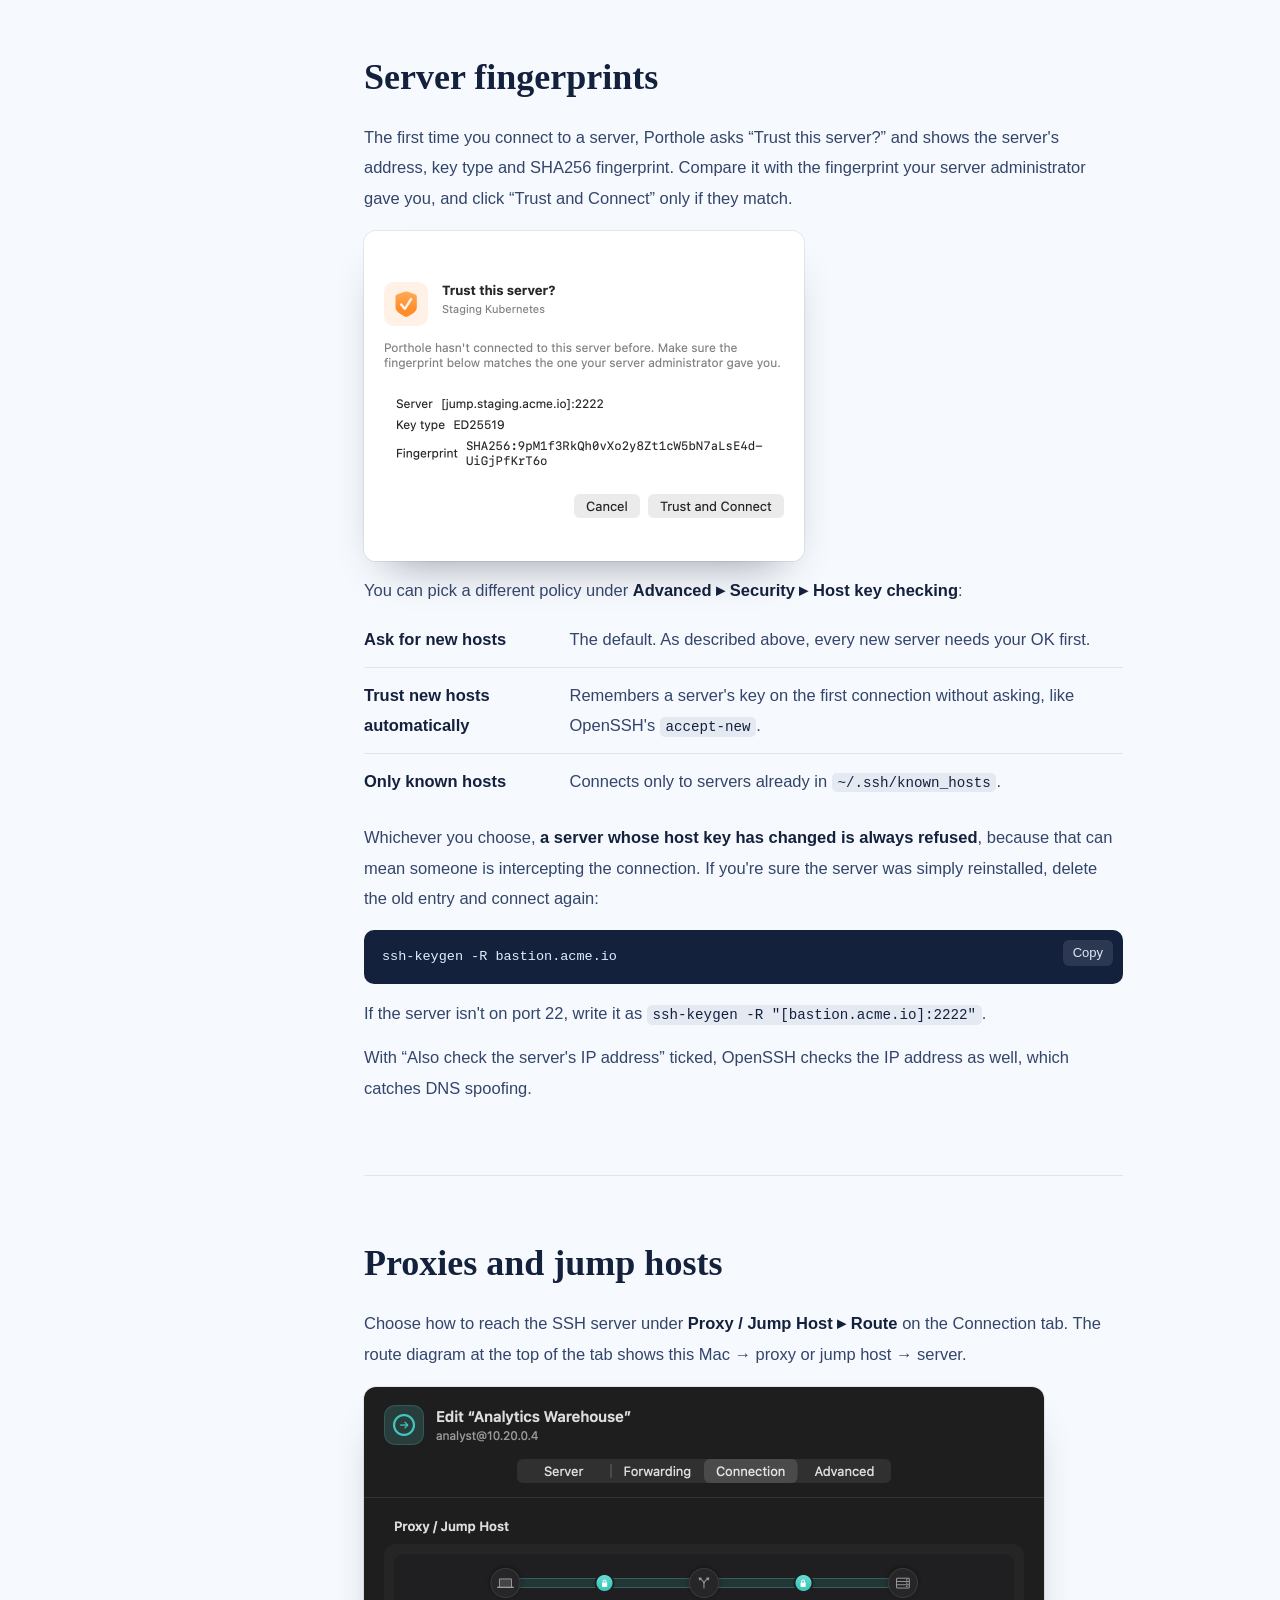
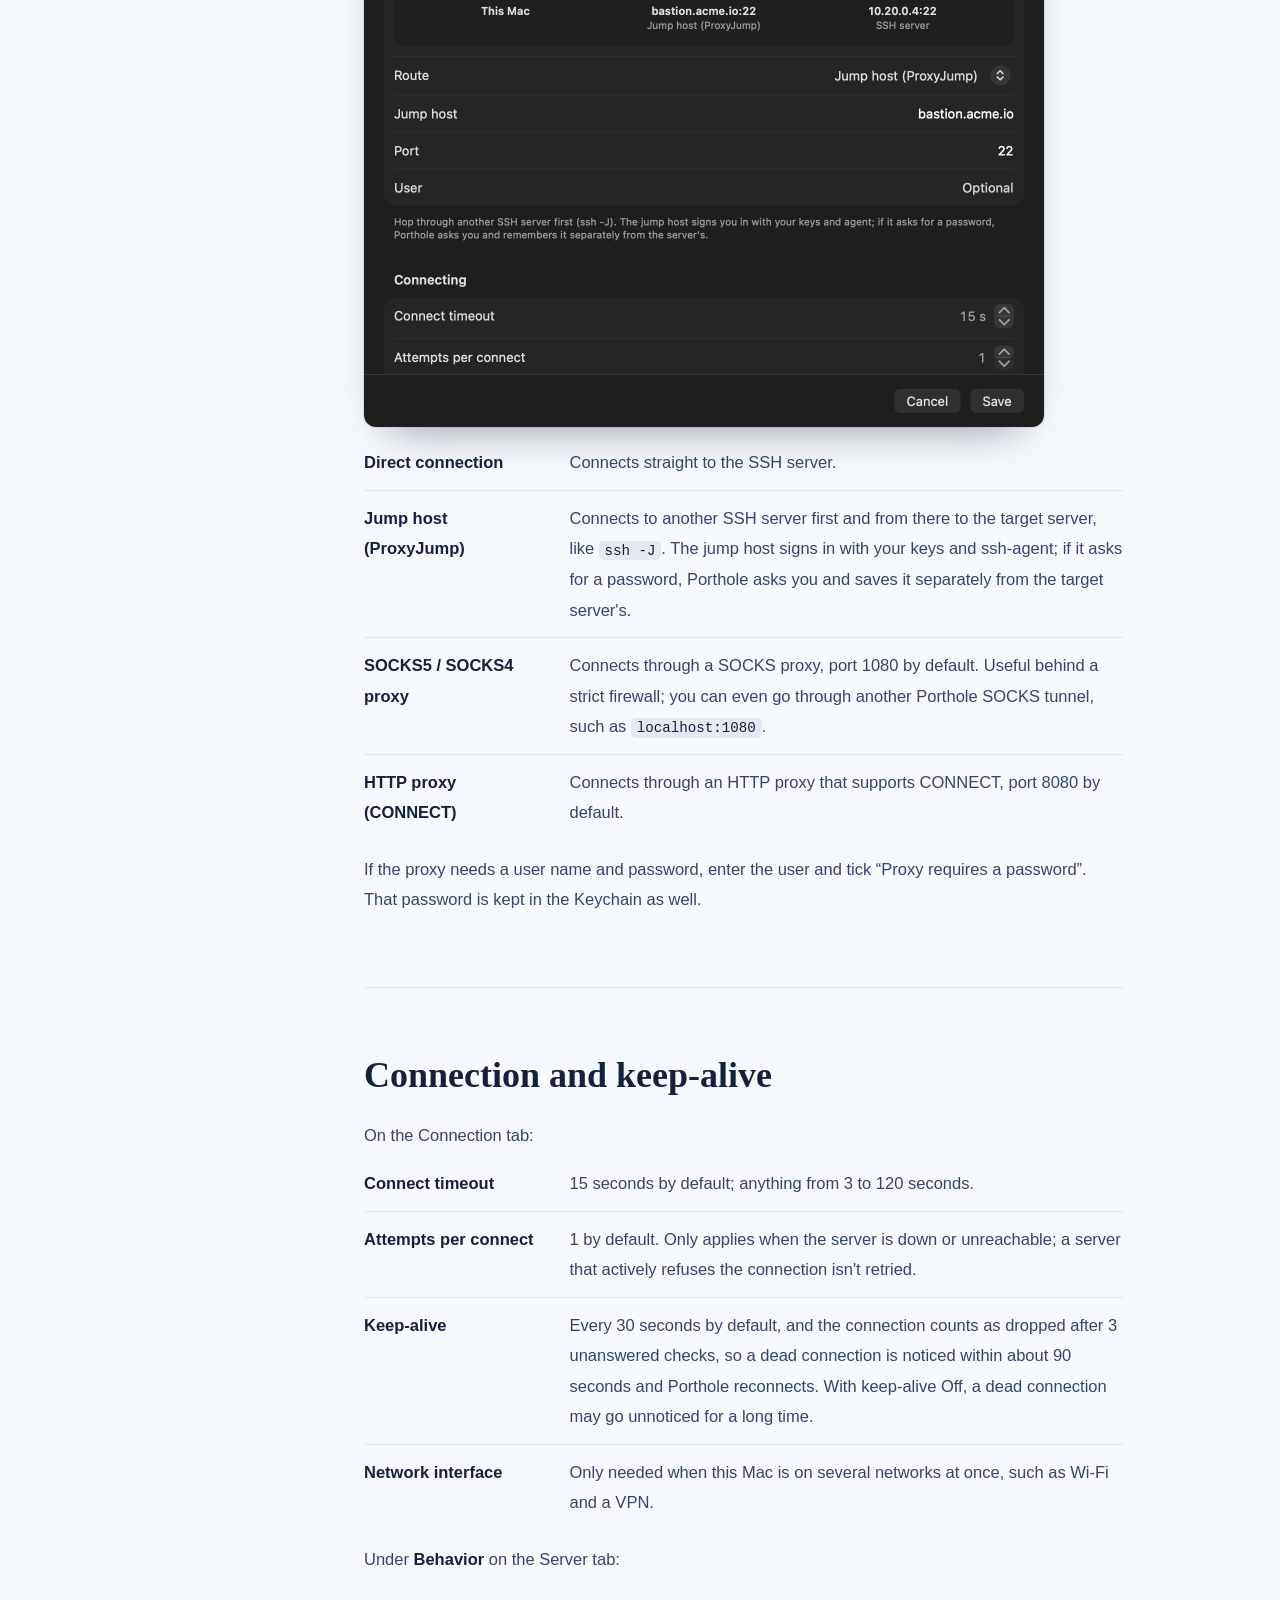
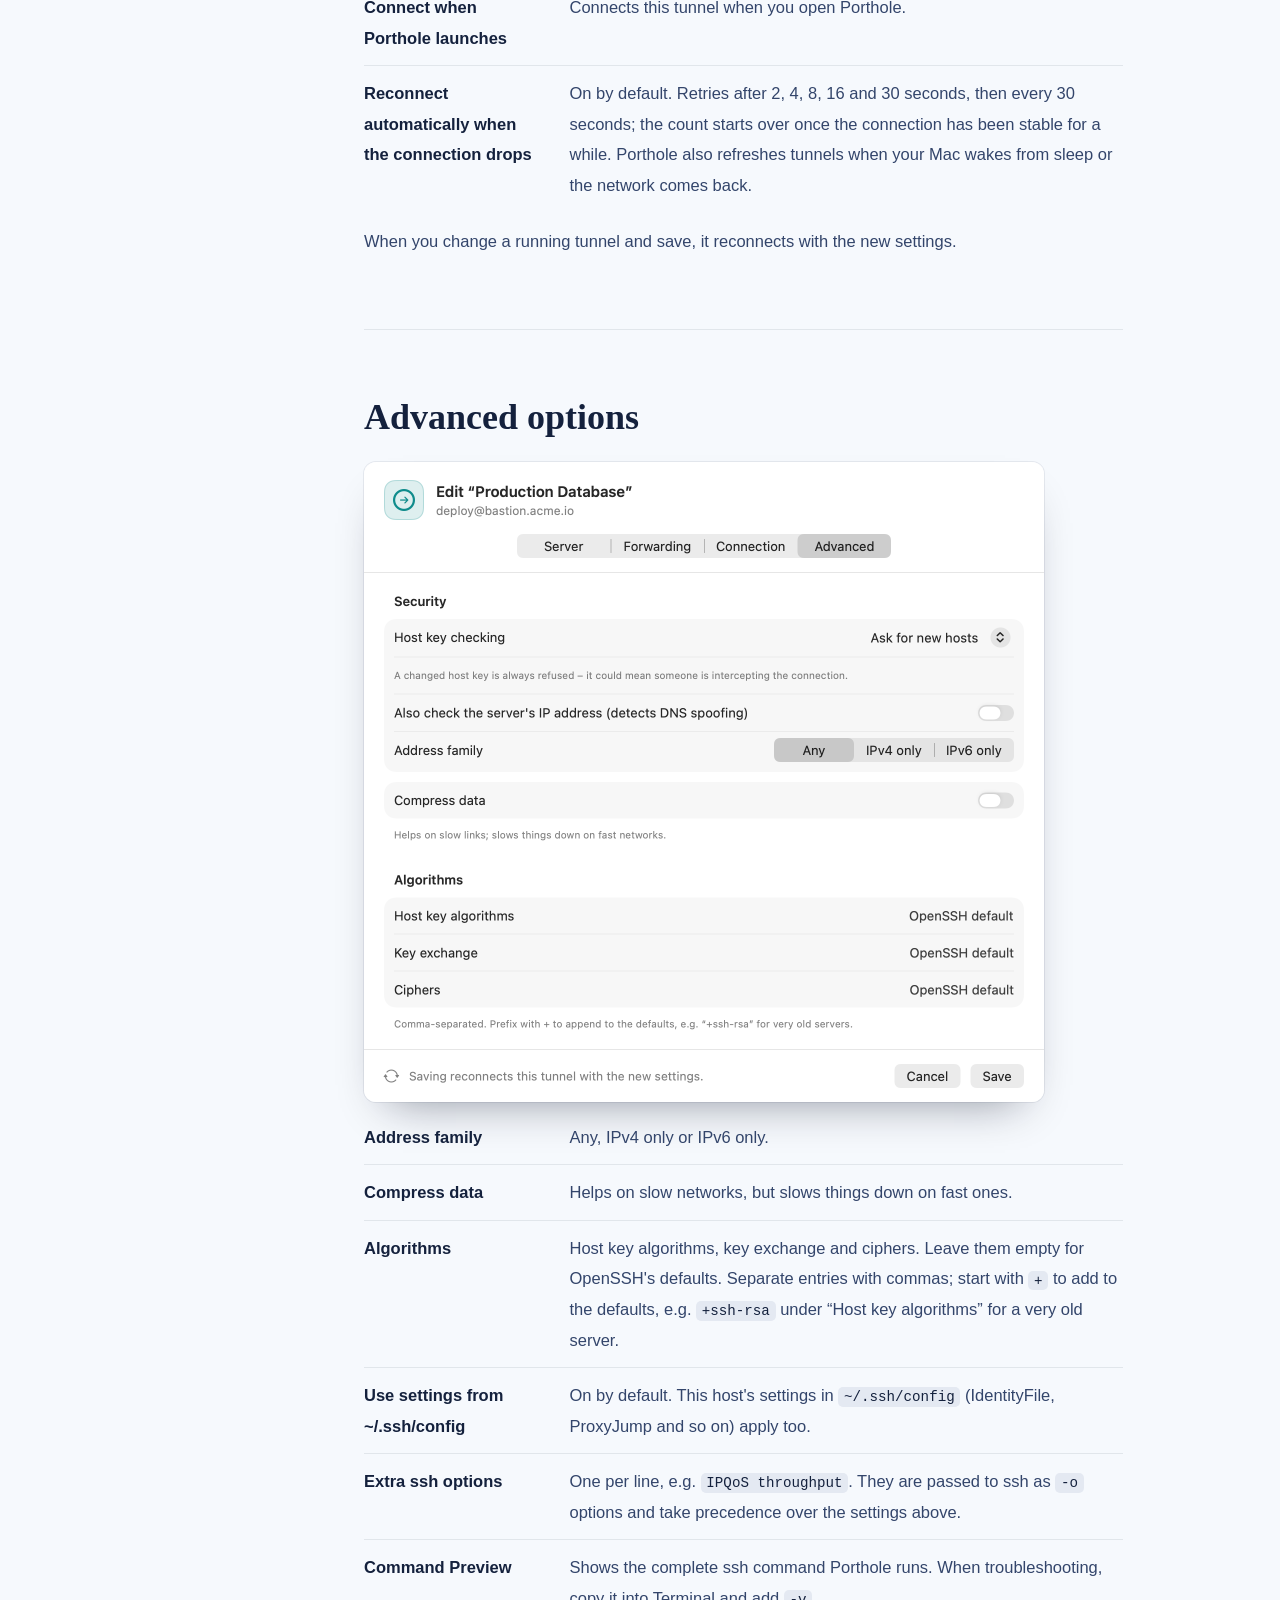
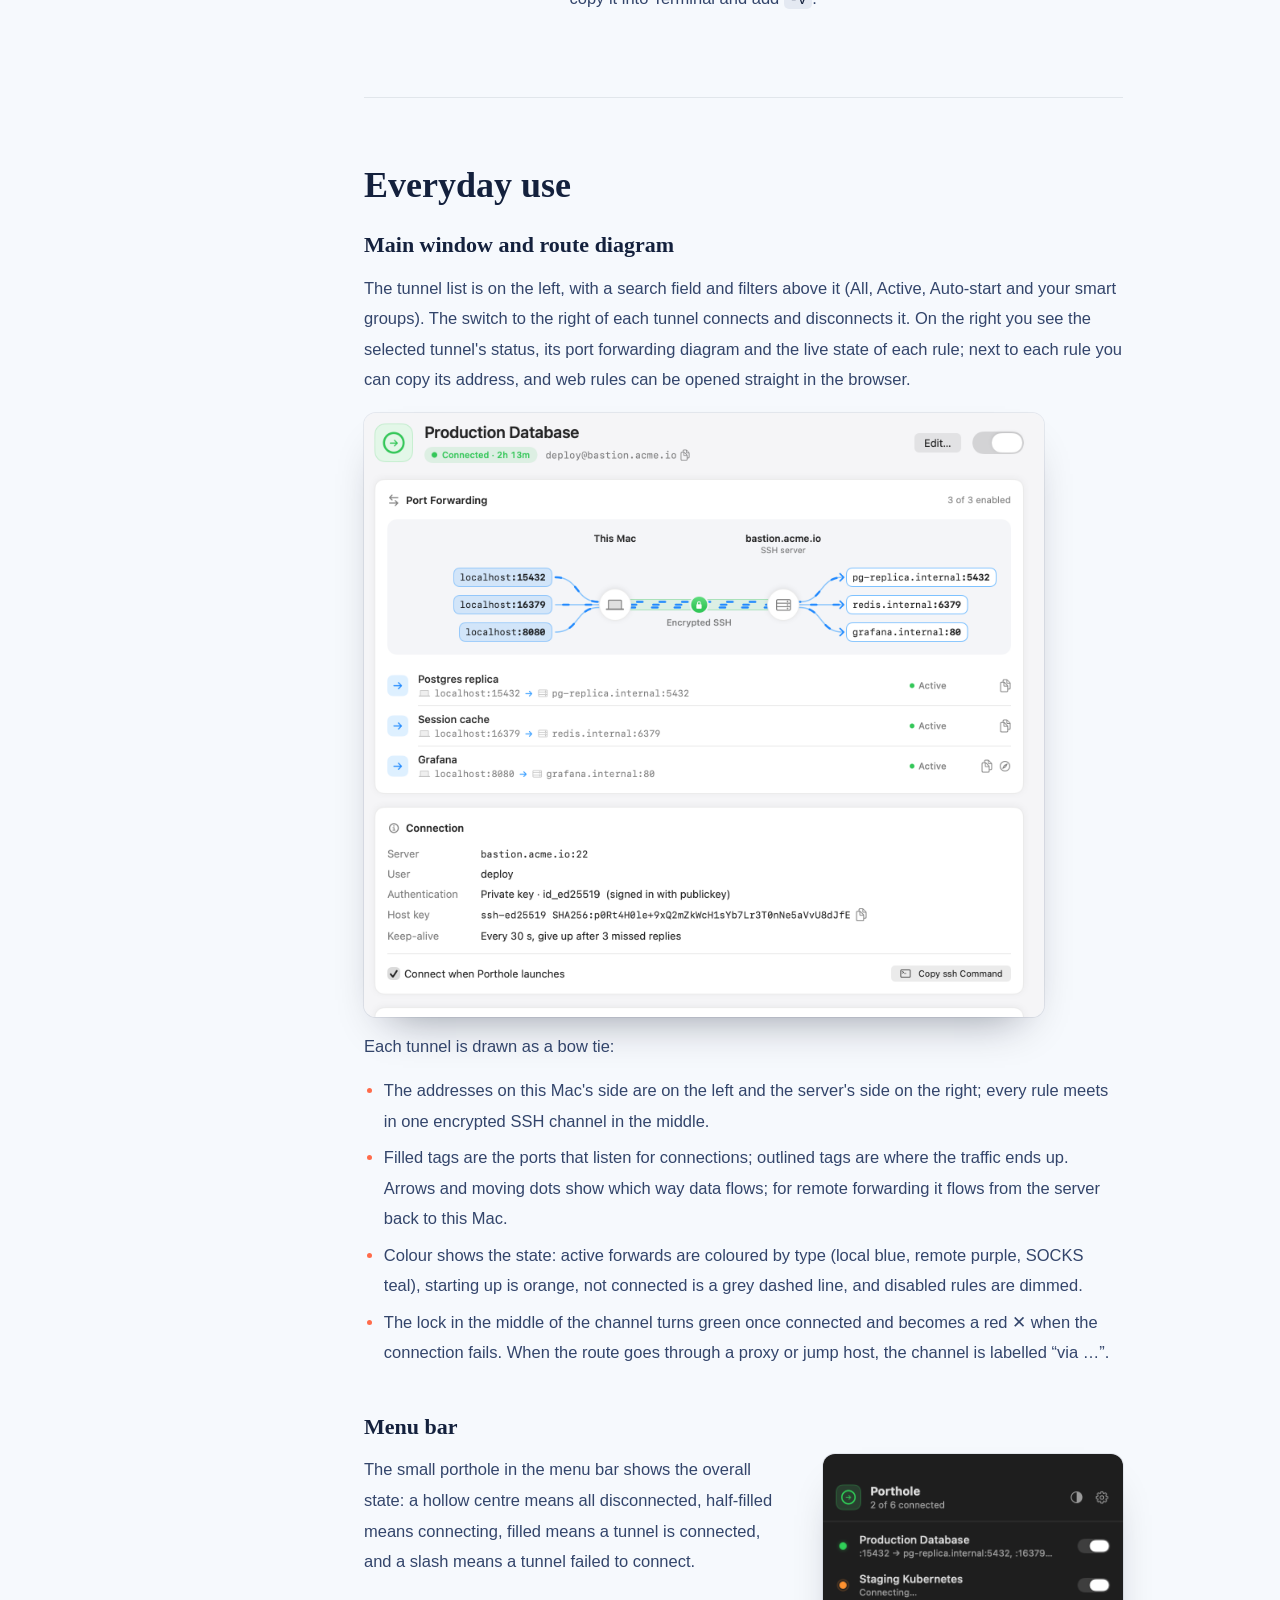
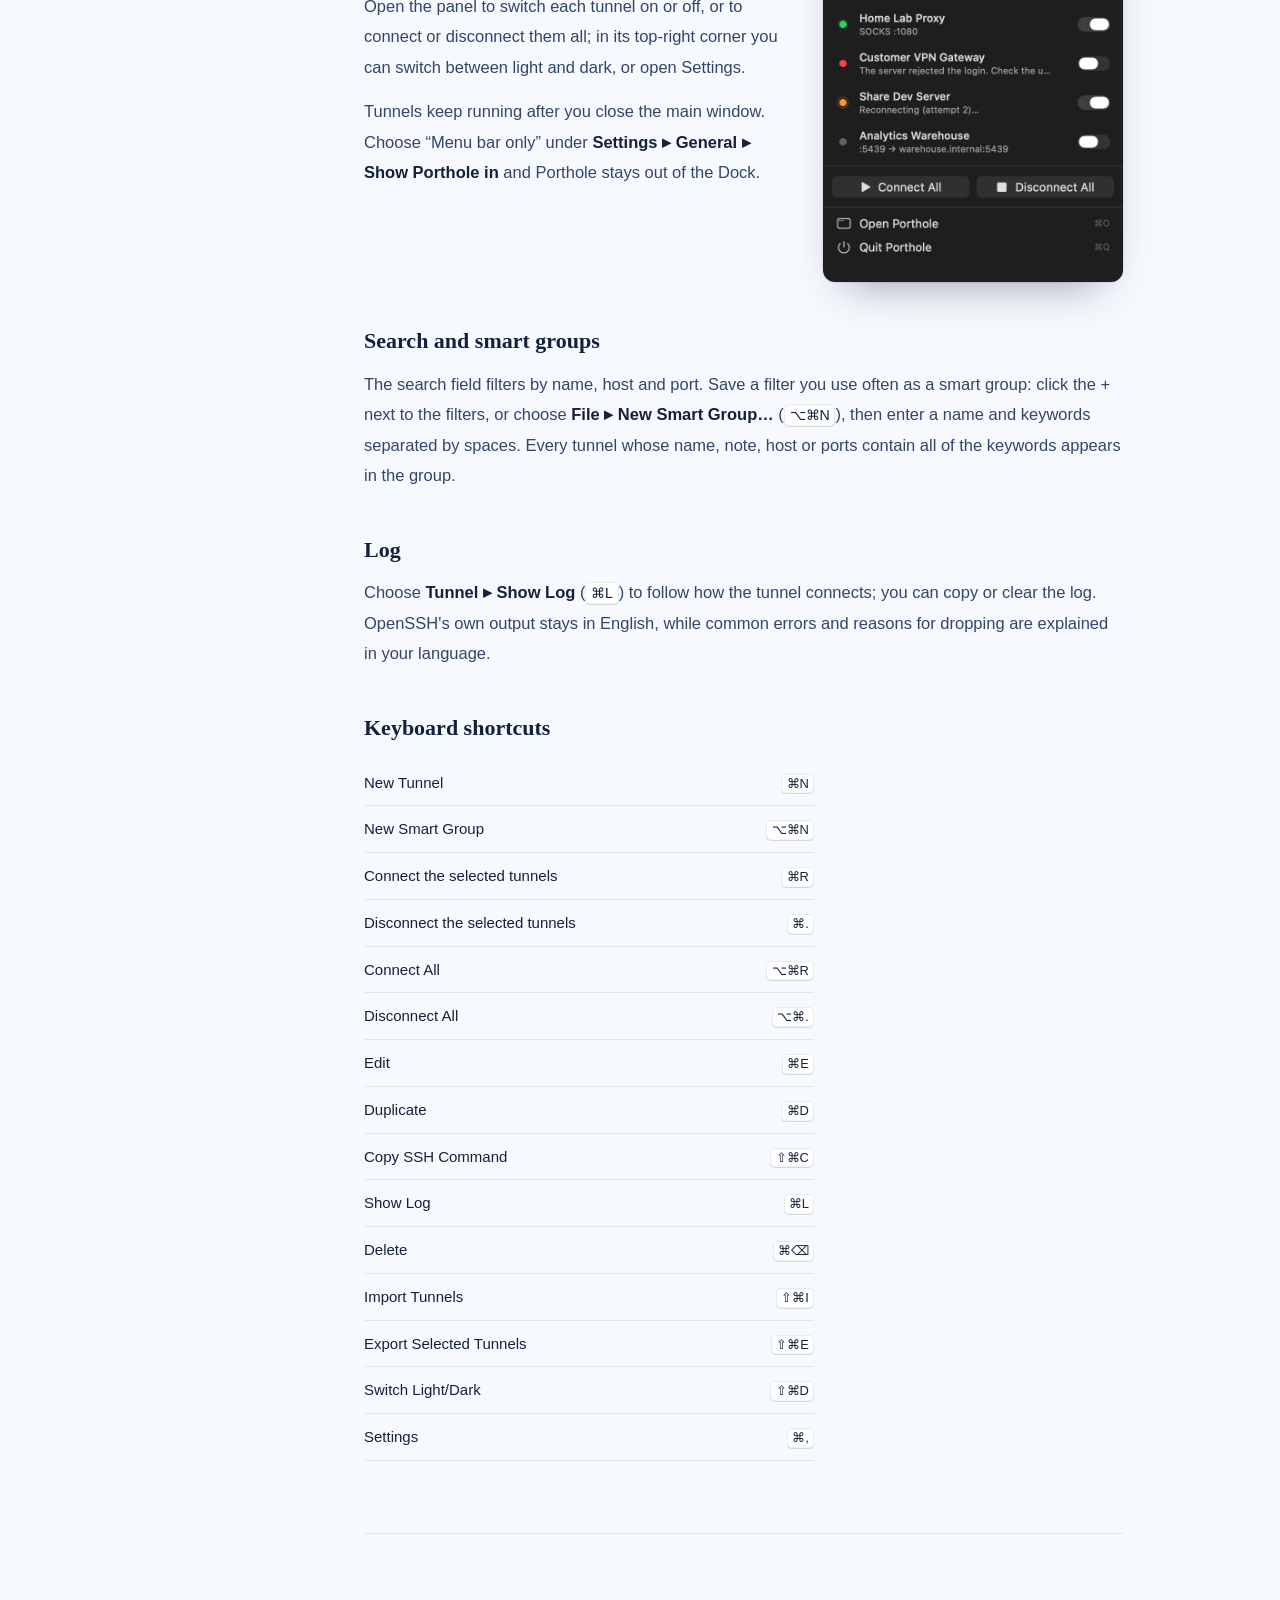
<file: website/docs.html>
<!doctype html>
<html lang="en">
<head>
  <meta charset="utf-8">
  <meta name="viewport" content="width=device-width, initial-scale=1, viewport-fit=cover">
  <script>/* Arriving from outside the site: go to the language chosen in the menu before, or else the first browser language the site has (简体 or 繁體 Chinese); with none of them, stay on these English pages. Links inside the site never redirect. */(function(){try{var r=document.referrer;if(r&&new URL(r).origin===location.origin)return;var p=localStorage.getItem('porthole-lang');if(!p){if(/bot|crawl|spider|slurp|preview/i.test(navigator.userAgent))return;var ls=navigator.languages&&navigator.languages.length?navigator.languages:[navigator.language||''];for(var i=0;i<ls.length&&!p;i++){var l=String(ls[i]).toLowerCase();p=/^en\b/.test(l)?'en':/^zh-hans\b/.test(l)?'zh-hans':/^zh-(hant|tw|hk|mo)\b/.test(l)?'zh-hant':/^zh\b/.test(l)?'zh-hans':''}}var d={'zh-hans':'zh-hans/','zh-hant':'zh-hant/'}[p];if(d)location.replace(d+location.pathname.split('/').pop()+location.search+location.hash)}catch(e){}})();</script>
  <title>Guide · Porthole</title>
  <meta name="description" content="Porthole guide: installing and opening it the first time, creating tunnels, local/remote/SOCKS forwarding rules, sign-in methods, server fingerprints, proxies and jump hosts, import and export, settings and troubleshooting.">
  <meta name="theme-color" content="#061331">
  <link rel="alternate" hreflang="zh-Hans" href="zh-hans/docs.html">
  <link rel="alternate" hreflang="zh-Hant" href="zh-hant/docs.html">
  <link rel="alternate" hreflang="en" href="docs.html">
  <link rel="alternate" hreflang="x-default" href="docs.html">
  <link rel="icon" type="image/svg+xml" href="assets/img/logo.svg">
  <link rel="icon" type="image/png" href="assets/img/favicon-64.png">
  <link rel="apple-touch-icon" href="assets/img/apple-touch-icon.png">
  <link rel="stylesheet" href="assets/css/base.css">
  <link rel="stylesheet" href="assets/css/docs.css">
  <script>(function(){var d=document.documentElement,t;try{t=localStorage.getItem('porthole-theme')}catch(e){}if(t!=='light'&&t!=='dark')t=matchMedia('(prefers-color-scheme: light)').matches?'light':'dark';d.dataset.theme=t;d.classList.add('js')})();</script>
</head>
<body class="docs">
  <a class="skip" href="#content">Skip to content</a>

  <header class="nav is-solid" id="nav">
    <a class="brand" href="./" aria-label="Porthole home">
      <img class="brand-mark" src="assets/img/logo-mark.svg" alt="" width="28" height="28">
      <span class="brand-word">Porthole</span>
    </a>
    <nav class="nav-links" aria-label="Main">
      <a class="nav-secondary" href="./">Home</a>
      <a href="docs.html" aria-current="page">Guide</a>
      <a class="nav-download" href="./#download">Download</a>
      <details class="lang-menu">
        <summary aria-label="Language: English · 语言"><svg viewBox="0 0 24 24" aria-hidden="true"><g fill="none" stroke="currentColor" stroke-width="1.7" stroke-linecap="round"><circle cx="12" cy="12" r="9"/><path d="M3.2 12h17.6M12 3c2.5 2.5 3.8 5.5 3.8 9s-1.3 6.5-3.8 9c-2.5-2.5-3.8-5.5-3.8-9S9.5 5.5 12 3Z"/></g></svg><span>EN</span></summary>
        <ul class="lang-list">
          <li><a href="docs.html" hreflang="en" lang="en" data-lang="en" aria-current="true">English</a></li>
          <li><a href="zh-hans/docs.html" hreflang="zh-Hans" lang="zh-Hans" data-lang="zh-hans">简体中文</a></li>
          <li><a href="zh-hant/docs.html" hreflang="zh-Hant" lang="zh-Hant" data-lang="zh-hant">繁體中文</a></li>
        </ul>
      </details>
      <a class="nav-github" href="https://github.com/bryan31/porthole" aria-label="Porthole source code on GitHub" title="GitHub"><svg viewBox="0 0 16 16" aria-hidden="true"><path fill="currentColor" d="M8 0c4.42 0 8 3.58 8 8a8.013 8.013 0 0 1-5.45 7.59c-.4.08-.55-.17-.55-.38 0-.27.01-1.13.01-2.2 0-.75-.25-1.23-.54-1.48 1.78-.2 3.65-.88 3.65-3.95 0-.88-.31-1.59-.82-2.15.08-.2.36-1.02-.08-2.12 0 0-.67-.22-2.2.82-.64-.18-1.32-.27-2-.27-.68 0-1.36.09-2 .27-1.53-1.03-2.2-.82-2.2-.82-.44 1.1-.16 1.92-.08 2.12-.51.56-.82 1.28-.82 2.15 0 3.06 1.86 3.75 3.64 3.95-.23.2-.44.55-.51 1.07-.46.21-1.61.55-2.33-.66-.15-.24-.6-.83-1.23-.82-.67.01-.27.38.01.53.34.19.73.9.82 1.13.16.45.68 1.31 2.69.94 0 .67.01 1.3.01 1.49 0 .21-.15.45-.55.38A7.995 7.995 0 0 1 0 8c0-4.42 3.58-8 8-8Z"/></svg></a>
      <button class="theme-toggle" type="button" aria-label="Switch theme">
        <svg class="i-sun" viewBox="0 0 24 24" aria-hidden="true"><circle cx="12" cy="12" r="4.3" fill="currentColor"/><path d="M12 2.6v2.3M12 19.1v2.3M2.6 12h2.3M19.1 12h2.3M5.4 5.4l1.6 1.6M17 17l1.6 1.6M5.4 18.6 7 17M17 7l1.6-1.6" stroke="currentColor" stroke-width="1.8" stroke-linecap="round"/></svg>
        <svg class="i-moon" viewBox="0 0 24 24" aria-hidden="true"><path d="M19.6 14.6A8.1 8.1 0 0 1 9.4 4.4a8.1 8.1 0 1 0 10.2 10.2Z" fill="currentColor"/></svg>
      </button>
    </nav>
  </header>

  <div class="docs-head">
    <div class="docs-head-inner">
      <h1>Guide</h1>
      <p>For Porthole <span data-release="version">1.0.0</span>, which needs macOS 14 or later on a Mac with Apple silicon.</p>
    </div>
  </div>

  <div class="docs-layout">
    <nav class="toc" aria-label="Contents">
      <details open id="toc-details">
        <summary>Contents</summary>
        <ol>
          <li><a href="#install">Install</a>
            <ol>
              <li><a href="#requirements">Requirements</a></li>
              <li><a href="#first-launch">Opening it the first time</a></li>
              <li><a href="#verify">Checking the download</a></li>
            </ol>
          </li>
          <li><a href="#first-tunnel">Your first tunnel</a></li>
          <li><a href="#rules">Forwarding rules</a>
            <ol>
              <li><a href="#rule-local">Local forwarding</a></li>
              <li><a href="#rule-remote">Remote forwarding</a></li>
              <li><a href="#rule-socks">SOCKS proxy</a></li>
              <li><a href="#presets">Presets</a></li>
              <li><a href="#bind">Listening addresses</a></li>
            </ol>
          </li>
          <li><a href="#signin">Signing in</a></li>
          <li><a href="#hostkey">Server fingerprints</a></li>
          <li><a href="#proxy">Proxies and jump hosts</a></li>
          <li><a href="#connection">Connection and keep-alive</a></li>
          <li><a href="#advanced">Advanced options</a></li>
          <li><a href="#daily">Everyday use</a>
            <ol>
              <li><a href="#main-window">Main window and route diagram</a></li>
              <li><a href="#menubar">Menu bar</a></li>
              <li><a href="#groups">Search and smart groups</a></li>
              <li><a href="#log">Log</a></li>
              <li><a href="#shortcuts">Keyboard shortcuts</a></li>
            </ol>
          </li>
          <li><a href="#import-export">Import and export</a></li>
          <li><a href="#settings">Settings</a></li>
          <li><a href="#faq">Troubleshooting</a></li>
          <li><a href="#data">Where data lives, and uninstalling</a></li>
        </ol>
      </details>
    </nav>

    <main class="doc" id="content">

      <!-- ============ Install ============ -->
      <section id="install">
        <h2>Install</h2>

        <h3 id="requirements">Requirements</h3>
        <ul>
          <li>macOS 14 Sonoma or later.</li>
          <li>A Mac with Apple silicon (M1 or later). Porthole is a native arm64 app and doesn't run on Intel Macs.</li>
          <li>Nothing else to install. Porthole drives the OpenSSH client that comes with macOS, <code>/usr/bin/ssh</code>, which is updated along with the system.</li>
        </ul>

        <h3 id="download-install">Download and install</h3>
        <ol class="steps">
          <li>Download <code>Porthole-<span data-release="version">1.0.0</span>.zip</code> (<span data-release="size">1.3 MB</span>) from the <a href="./#download">download section</a>.</li>
          <li>Double-click the zip to unpack Porthole.app.</li>
          <li>Drag Porthole.app into your Applications folder.</li>
        </ol>

        <h3 id="first-launch">Opening it the first time</h3>
        <p>Porthole is currently ad-hoc signed and not notarized by Apple. The first time you open an app like this from the internet, macOS stops it and says it can't verify the developer. Let it through once with these steps, and it opens normally from then on:</p>
        <ol class="steps">
          <li>Double-click Porthole. When the warning appears, click “Done” to close it.</li>
          <li>Open <b>System Settings ▸ Privacy &amp; Security</b> and scroll down to the Security section.</li>
          <li>Find the message saying Porthole was blocked and click “Open Anyway” next to it. Click “Open Anyway” again in the dialog that follows, and confirm with your login password.</li>
        </ol>
        <p>If you're at home in Terminal, removing the quarantine flag that came with the download does the same thing:</p>
        <pre><code>xattr -dr com.apple.quarantine /Applications/Porthole.app</code></pre>
        <p class="note">On macOS 14 you can also Control-click Porthole and choose Open from the menu. That no longer works from macOS 15 on; use the steps above instead.</p>

        <h3 id="verify">Checking the download</h3>
        <p>Compute the zip's SHA-256 in Terminal. The result should match this one:</p>
        <pre><code>shasum -a 256 ~/Downloads/Porthole-<span data-release="version">1.0.0</span>.zip</code></pre>
        <p class="sha-line"><code data-release="sha256">45db18c7ab9fddbc7b4cc6cfb068f43441c3079efff66d9d83b0c7604842e831</code></p>
      </section>

      <!-- ============ First tunnel ============ -->
      <section id="first-tunnel">
        <h2>Your first tunnel</h2>
        <p>Say the database <code>db.internal:5432</code> can only be reached from the jump server <code>bastion.acme.io</code>. Here's how to bring it to <code>localhost:15432</code> on your Mac.</p>
        <ol class="steps">
          <li>
            <p>Press <kbd>⌘N</kbd> or click + in the toolbar. The first time, you can also click “Create a Tunnel” on the welcome screen.</p>
          </li>
          <li>
            <p>On the Server tab, enter a name (anything you like, e.g. “Production database”), the host <code>bastion.acme.io</code>, port <code>22</code> and user <code>deploy</code>. Leave the sign-in method at “Automatic (agent &amp; keys)” for now: it uses ssh-agent, the keys in <code>~/.ssh</code> and your <code>~/.ssh/config</code>.</p>
            <figure class="shot"><img src="assets/img/shots/en/editor-server.webp" alt="The editor's Server tab: name, note, host, port, user and sign-in method" width="680" height="640" loading="lazy"></figure>
          </li>
          <li>
            <p>Switch to the Forwarding tab and click “Add Rule”. Choose Local as the type, listen on <code>localhost</code> : <code>15432</code> on this Mac, and set the destination (as seen from the server) to <code>db.internal</code> : <code>5432</code>. A small diagram above shows where the rule goes as you type, with a plain-language explanation below it.</p>
            <figure class="shot"><img src="assets/img/shots/en/editor-forwarding.webp" alt="The editor's Forwarding tab: three local rules, each with its own switch" width="680" height="640" loading="lazy"></figure>
          </li>
          <li>
            <p>Click “Create &amp; Connect”. The first time you connect to this server, Porthole shows its fingerprint. If it checks out, click “Trust and Connect” (see <a href="#hostkey">Server fingerprints</a>).</p>
          </li>
          <li>
            <p>Once connected, point your database client at <code>localhost:15432</code> and you're done.</p>
          </li>
        </ol>
        <p class="tip">To have the tunnel ready when you start your Mac, tick “Connect when Porthole launches” on the Server tab and turn on “Open Porthole at login” in <b>Settings ▸ General</b>. Tunnels keep running after you close the main window.</p>
      </section>

      <!-- ============ Rules ============ -->
      <section id="rules">
        <h2>Forwarding rules</h2>
        <p>A tunnel can hold as many rules as you like, and they all share the same SSH connection. Each rule card has a switch in its top-right corner to turn it off on its own; disabled rules are dimmed in the diagram. You can change a rule's type at any time.</p>

        <h3 id="rule-local">Local forwarding <span class="flag">ssh -L</span></h3>
        <p><b>Reach a remote service on a local port.</b> Apps on this Mac connect to the port under “Listen on this Mac”; the traffic is forwarded through the SSH server, which connects on to the destination.</p>
        <dl class="fields">
          <div><dt>Listen on this Mac</dt><dd>Address and port, e.g. <code>localhost</code> : <code>15432</code>.</dd></div>
          <div><dt>Destination (as seen from the server)</dt><dd>A host and port the server can reach, e.g. <code>db.internal</code> : <code>5432</code>. <code>localhost</code> here means the server itself.</dd></div>
        </dl>
        <pre><code>ssh -N -L 15432:db.internal:5432 deploy@bastion.acme.io</code></pre>

        <h3 id="rule-remote">Remote forwarding <span class="flag">ssh -R</span></h3>
        <p><b>Share a local service with the server.</b> The server listens on a port you choose; connections that arrive there come back through the tunnel to your Mac and on to the destination. Often used to show a work-in-progress site to colleagues, or to receive webhook callbacks.</p>
        <dl class="fields">
          <div><dt>Listen on the server</dt><dd>Leave the address empty for the server's default, which listens only on the server's own localhost; the port is e.g. <code>8080</code>.</dd></div>
          <div><dt>Destination (as seen from this Mac)</dt><dd>A service on your Mac, e.g. <code>localhost</code> : <code>3000</code>.</dd></div>
        </dl>
        <pre><code>ssh -N -R 8080:localhost:3000 deploy@preview.acme.io</code></pre>
        <figure class="shot"><img src="assets/img/shots/en/editor-forwarding-remote.webp" alt="A remote rule: preview.acme.io listens on 8080 and connections come back to localhost:3000 on this Mac" width="680" height="640" loading="lazy"></figure>
        <ul>
          <li>For other machines to reach that port on the server, the server's sshd needs <code>GatewayPorts clientspecified</code>, and “Listen on the server” needs <code>0.0.0.0</code> or <code>*</code>.</li>
          <li>Remote ports below 1024 can only be opened when you sign in as root.</li>
          <li>If the remote port is already taken on the server, the server refuses and Porthole reports that the server refused to open the remote port.</li>
        </ul>

        <h3 id="rule-socks">SOCKS proxy <span class="flag">ssh -D</span></h3>
        <p><b>Browse through the server.</b> A SOCKS4/5 proxy runs on a port on this Mac. Point a browser or app at it and every connection leaves from the SSH server, which is handy for sites and internal addresses that only the server can reach.</p>
        <dl class="fields">
          <div><dt>Listen on this Mac</dt><dd>e.g. <code>localhost</code> : <code>1080</code>.</dd></div>
        </dl>
        <p>Then set the app's proxy to SOCKS5, <code>localhost:1080</code>. In Terminal, for example:</p>
        <pre><code>curl --socks5-hostname localhost:1080 https://intranet.acme.io</code></pre>
        <p class="note">Let host names resolve on the server side too (curl's <code>--socks5-hostname</code>, or “Proxy DNS when using SOCKS” in a browser) to reach addresses that exist only in the internal DNS.</p>

        <h3 id="presets">Presets</h3>
        <p>The menu next to “Add Rule” has common presets. Pick one, then fill in the destination host:</p>
        <table>
          <thead><tr><th>Preset</th><th>Type</th><th>Ports</th></tr></thead>
          <tbody>
            <tr><td>PostgreSQL</td><td>Local</td><td>5432 → 5432</td></tr>
            <tr><td>MySQL / MariaDB</td><td>Local</td><td>3306 → 3306</td></tr>
            <tr><td>Redis</td><td>Local</td><td>6379 → 6379</td></tr>
            <tr><td>MongoDB</td><td>Local</td><td>27017 → 27017</td></tr>
            <tr><td>Web app</td><td>Local</td><td>8080 → 80</td></tr>
            <tr><td>Remote Desktop</td><td>Local</td><td>3389 → 3389</td></tr>
            <tr><td>VNC / Screen Sharing</td><td>Local</td><td>5901 → 5900</td></tr>
            <tr><td>Share local dev server</td><td>Remote</td><td>server 8080 → this Mac 3000</td></tr>
          </tbody>
        </table>

        <h3 id="bind">Listening addresses</h3>
        <ul>
          <li><code>localhost</code> (the default): only programs on this Mac can connect.</li>
          <li><code>0.0.0.0</code> or <code>*</code>: other devices on your network can connect to this port on your Mac too. Use it only when you really need to.</li>
          <li>You can also enter the IP address of one of this Mac's network interfaces.</li>
        </ul>
        <p>Before connecting, Porthole checks whether the local ports are free. If one is taken, it names the process and its PID. Two rules in the same tunnel using the same port are flagged right away, too.</p>
      </section>

      <!-- ============ Sign in ============ -->
      <section id="signin">
        <h2>Signing in</h2>
        <p>Choose under <b>Sign In ▸ Method</b> on the Server tab:</p>
        <dl class="fields">
          <div><dt>Automatic (agent &amp; keys)</dt><dd>The default. Uses ssh-agent, the keys in <code>~/.ssh</code> and your <code>~/.ssh/config</code>. If the server still asks for a password, Porthole asks you.</dd></div>
          <div><dt>Password</dt><dd>Enter it here, or leave it empty to be asked each time you connect.</dd></div>
          <div><dt>Private Key</dt><dd>Choose a private key file, e.g. <code>~/.ssh/id_ed25519</code>. If the key has a passphrase, Porthole asks once and can keep it in your Keychain. If the server also wants a one-time code after the key, Porthole asks for that as well.</dd></div>
          <div><dt>Keyboard-Interactive / 2FA</dt><dd>For servers that ask for one-time codes or other prompts. Porthole shows you each of the server's questions in turn.</dd></div>
        </dl>
        <figure class="shot shot-sm"><img src="assets/img/shots/en/prompt-password.webp" alt="The password dialog, with the option to remember it in the Keychain" width="440" height="250" loading="lazy"></figure>
        <p>Tick “Remember in my Keychain” in the password dialog and you won't have to type it again. Every password and passphrase is kept only in the macOS Keychain. None of them are written to Porthole's settings file or included in exports.</p>
      </section>

      <!-- ============ Host key ============ -->
      <section id="hostkey">
        <h2>Server fingerprints</h2>
        <p>The first time you connect to a server, Porthole asks “Trust this server?” and shows the server's address, key type and SHA256 fingerprint. Compare it with the fingerprint your server administrator gave you, and click “Trust and Connect” only if they match.</p>
        <figure class="shot shot-sm"><img src="assets/img/shots/en/prompt-hostkey.webp" alt="The “Trust this server?” dialog: server, key type and fingerprint" width="440" height="330" loading="lazy"></figure>
        <p>You can pick a different policy under <b>Advanced ▸ Security ▸ Host key checking</b>:</p>
        <dl class="fields">
          <div><dt>Ask for new hosts</dt><dd>The default. As described above, every new server needs your OK first.</dd></div>
          <div><dt>Trust new hosts automatically</dt><dd>Remembers a server's key on the first connection without asking, like OpenSSH's <code>accept-new</code>.</dd></div>
          <div><dt>Only known hosts</dt><dd>Connects only to servers already in <code>~/.ssh/known_hosts</code>.</dd></div>
        </dl>
        <p>Whichever you choose, <b>a server whose host key has changed is always refused</b>, because that can mean someone is intercepting the connection. If you're sure the server was simply reinstalled, delete the old entry and connect again:</p>
        <pre><code>ssh-keygen -R bastion.acme.io</code></pre>
        <p>If the server isn't on port 22, write it as <code>ssh-keygen -R "[bastion.acme.io]:2222"</code>.</p>
        <p>With “Also check the server's IP address” ticked, OpenSSH checks the IP address as well, which catches DNS spoofing.</p>
      </section>

      <!-- ============ Proxy ============ -->
      <section id="proxy">
        <h2>Proxies and jump hosts</h2>
        <p>Choose how to reach the SSH server under <b>Proxy / Jump Host ▸ Route</b> on the Connection tab. The route diagram at the top of the tab shows this Mac → proxy or jump host → server.</p>
        <figure class="shot"><img src="assets/img/shots/en/editor-connection-jump.webp" alt="The Connection tab: this Mac connects to 10.20.0.4 through the jump host bastion.acme.io" width="680" height="640" loading="lazy"></figure>
        <dl class="fields">
          <div><dt>Direct connection</dt><dd>Connects straight to the SSH server.</dd></div>
          <div><dt>Jump host (ProxyJump)</dt><dd>Connects to another SSH server first and from there to the target server, like <code>ssh -J</code>. The jump host signs in with your keys and ssh-agent; if it asks for a password, Porthole asks you and saves it separately from the target server's.</dd></div>
          <div><dt>SOCKS5 / SOCKS4 proxy</dt><dd>Connects through a SOCKS proxy, port 1080 by default. Useful behind a strict firewall; you can even go through another Porthole SOCKS tunnel, such as <code>localhost:1080</code>.</dd></div>
          <div><dt>HTTP proxy (CONNECT)</dt><dd>Connects through an HTTP proxy that supports CONNECT, port 8080 by default.</dd></div>
        </dl>
        <p>If the proxy needs a user name and password, enter the user and tick “Proxy requires a password”. That password is kept in the Keychain as well.</p>
      </section>

      <!-- ============ Connection ============ -->
      <section id="connection">
        <h2>Connection and keep-alive</h2>
        <p>On the Connection tab:</p>
        <dl class="fields">
          <div><dt>Connect timeout</dt><dd>15 seconds by default; anything from 3 to 120 seconds.</dd></div>
          <div><dt>Attempts per connect</dt><dd>1 by default. Only applies when the server is down or unreachable; a server that actively refuses the connection isn't retried.</dd></div>
          <div><dt>Keep-alive</dt><dd>Every 30 seconds by default, and the connection counts as dropped after 3 unanswered checks, so a dead connection is noticed within about 90 seconds and Porthole reconnects. With keep-alive Off, a dead connection may go unnoticed for a long time.</dd></div>
          <div><dt>Network interface</dt><dd>Only needed when this Mac is on several networks at once, such as Wi-Fi and a VPN.</dd></div>
        </dl>
        <p>Under <b>Behavior</b> on the Server tab:</p>
        <dl class="fields">
          <div><dt>Connect when Porthole launches</dt><dd>Connects this tunnel when you open Porthole.</dd></div>
          <div><dt>Reconnect automatically when the connection drops</dt><dd>On by default. Retries after 2, 4, 8, 16 and 30 seconds, then every 30 seconds; the count starts over once the connection has been stable for a while. Porthole also refreshes tunnels when your Mac wakes from sleep or the network comes back.</dd></div>
        </dl>
        <p>When you change a running tunnel and save, it reconnects with the new settings.</p>
      </section>

      <!-- ============ Advanced ============ -->
      <section id="advanced">
        <h2>Advanced options</h2>
        <figure class="shot"><img src="assets/img/shots/en/editor-advanced.webp" alt="The editor's Advanced tab: security, compression, algorithms, OpenSSH options and the command preview" width="680" height="640" loading="lazy"></figure>
        <dl class="fields">
          <div><dt>Address family</dt><dd>Any, IPv4 only or IPv6 only.</dd></div>
          <div><dt>Compress data</dt><dd>Helps on slow networks, but slows things down on fast ones.</dd></div>
          <div><dt>Algorithms</dt><dd>Host key algorithms, key exchange and ciphers. Leave them empty for OpenSSH's defaults. Separate entries with commas; start with <code>+</code> to add to the defaults, e.g. <code>+ssh-rsa</code> under “Host key algorithms” for a very old server.</dd></div>
          <div><dt>Use settings from ~/.ssh/config</dt><dd>On by default. This host's settings in <code>~/.ssh/config</code> (IdentityFile, ProxyJump and so on) apply too.</dd></div>
          <div><dt>Extra ssh options</dt><dd>One per line, e.g. <code>IPQoS throughput</code>. They are passed to ssh as <code>-o</code> options and take precedence over the settings above.</dd></div>
          <div><dt>Command Preview</dt><dd>Shows the complete ssh command Porthole runs. When troubleshooting, copy it into Terminal and add <code>-v</code>.</dd></div>
        </dl>
      </section>

      <!-- ============ Daily use ============ -->
      <section id="daily">
        <h2>Everyday use</h2>

        <h3 id="main-window">Main window and route diagram</h3>
        <p>The tunnel list is on the left, with a search field and filters above it (All, Active, Auto-start and your smart groups). The switch to the right of each tunnel connects and disconnects it. On the right you see the selected tunnel's status, its port forwarding diagram and the live state of each rule; next to each rule you can copy its address, and web rules can be opened straight in the browser.</p>
        <figure class="shot"><img src="assets/img/shots/en/detail-light.webp" alt="The right side of the main window: Production Database is connected, with the port forwarding diagram, three rules and the connection details below" width="845" height="750" loading="lazy"></figure>
        <p>Each tunnel is drawn as a bow tie:</p>
        <ul>
          <li>The addresses on this Mac's side are on the left and the server's side on the right; every rule meets in one encrypted SSH channel in the middle.</li>
          <li>Filled tags are the ports that listen for connections; outlined tags are where the traffic ends up. Arrows and moving dots show which way data flows; for remote forwarding it flows from the server back to this Mac.</li>
          <li>Colour shows the state: active forwards are coloured by type (local blue, remote purple, SOCKS teal), starting up is orange, not connected is a grey dashed line, and disabled rules are dimmed.</li>
          <li>The lock in the middle of the channel turns green once connected and becomes a red ✕ when the connection fails. When the route goes through a proxy or jump host, the channel is labelled “via …”.</li>
        </ul>

        <h3 id="menubar">Menu bar</h3>
        <div class="split">
          <div>
            <p>The small porthole in the menu bar shows the overall state: a hollow centre means all disconnected, half-filled means connecting, filled means a tunnel is connected, and a slash means a tunnel failed to connect.</p>
            <p>Open the panel to switch each tunnel on or off, or to connect or disconnect them all; in its top-right corner you can switch between light and dark, or open Settings.</p>
            <p>Tunnels keep running after you close the main window. Choose “Menu bar only” under <b>Settings ▸ General ▸ Show Porthole in</b> and Porthole stays out of the Dock.</p>
          </div>
          <figure class="shot shot-menubar"><img src="assets/img/shots/en/menubar.webp" alt="The menu bar panel: six tunnels and their status, with Connect All and Disconnect All below" width="330" height="470" loading="lazy"></figure>
        </div>

        <h3 id="groups">Search and smart groups</h3>
        <p>The search field filters by name, host and port. Save a filter you use often as a smart group: click the + next to the filters, or choose <b>File ▸ New Smart Group…</b> (<kbd>⌥⌘N</kbd>), then enter a name and keywords separated by spaces. Every tunnel whose name, note, host or ports contain all of the keywords appears in the group.</p>

        <h3 id="log">Log</h3>
        <p>Choose <b>Tunnel ▸ Show Log</b> (<kbd>⌘L</kbd>) to follow how the tunnel connects; you can copy or clear the log. OpenSSH's own output stays in English, while common errors and reasons for dropping are explained in your language.</p>

        <h3 id="shortcuts">Keyboard shortcuts</h3>
        <table class="keys">
          <tbody>
            <tr><td>New Tunnel</td><td><kbd>⌘N</kbd></td></tr>
            <tr><td>New Smart Group</td><td><kbd>⌥⌘N</kbd></td></tr>
            <tr><td>Connect the selected tunnels</td><td><kbd>⌘R</kbd></td></tr>
            <tr><td>Disconnect the selected tunnels</td><td><kbd>⌘.</kbd></td></tr>
            <tr><td>Connect All</td><td><kbd>⌥⌘R</kbd></td></tr>
            <tr><td>Disconnect All</td><td><kbd>⌥⌘.</kbd></td></tr>
            <tr><td>Edit</td><td><kbd>⌘E</kbd></td></tr>
            <tr><td>Duplicate</td><td><kbd>⌘D</kbd></td></tr>
            <tr><td>Copy SSH Command</td><td><kbd>⇧⌘C</kbd></td></tr>
            <tr><td>Show Log</td><td><kbd>⌘L</kbd></td></tr>
            <tr><td>Delete</td><td><kbd>⌘⌫</kbd></td></tr>
            <tr><td>Import Tunnels</td><td><kbd>⇧⌘I</kbd></td></tr>
            <tr><td>Export Selected Tunnels</td><td><kbd>⇧⌘E</kbd></td></tr>
            <tr><td>Switch Light/Dark</td><td><kbd>⇧⌘D</kbd></td></tr>
            <tr><td>Settings</td><td><kbd>⌘,</kbd></td></tr>
          </tbody>
        </table>
      </section>

      <!-- ============ Import / export ============ -->
      <section id="import-export">
        <h2>Import and export</h2>

        <h3 id="migrate">Moving over from SSH Tunnel</h3>
        <p>Codinn's SSH Tunnel is Intel-only and won't run on future versions of macOS. Porthole imports its export files:</p>
        <ol class="steps">
          <li>In the old SSH Tunnel, select all your tunnels and choose <b>File ▸ Export Selected Tunnels…</b>.</li>
          <li>In Porthole, choose <b>File ▸ Import Tunnels…</b> (<kbd>⇧⌘I</kbd>) and pick that file.</li>
          <li>Exports don't include passwords. Porthole asks for each one when you first connect; tick “Remember in my Keychain” and you're set.</li>
        </ol>
        <p class="note">The original export format isn't publicly documented, so Porthole reads the known fields leniently. Check each tunnel once after importing.</p>

        <h3 id="ssh-config">Importing from ~/.ssh/config</h3>
        <p>Choose <b>File ▸ Import from ~/.ssh/config</b>. Only Host entries with a LocalForward, RemoteForward or DynamicForward are imported, and the imported tunnels keep using each host's settings in <code>~/.ssh/config</code>. For example:</p>
        <pre><code>Host db-tunnel
  HostName bastion.acme.io
  User deploy
  LocalForward 15432 db.internal:5432</code></pre>

        <h3 id="export">Export and backup</h3>
        <p>Choose <b>File ▸ Export Selected Tunnels…</b> (<kbd>⇧⌘E</kbd>) or <b>Export All Tunnels…</b>. You can also export all tunnels and smart groups from <b>Settings ▸ Data</b>. Exports don't contain passwords, which stay in your Keychain; after importing on another Mac, enter them on the first connection.</p>
      </section>

      <!-- ============ Settings ============ -->
      <section id="settings">
        <h2>Settings</h2>
        <p>Choose <b>Porthole ▸ Settings…</b> (<kbd>⌘,</kbd>).</p>
        <div class="split">
          <dl class="fields">
            <div><dt>General</dt><dd>Appearance (automatic, light or dark); the interface language, which takes effect after you click “Restart Now”; opening Porthole at login; showing Porthole in the Dock and menu bar, the Dock only or the menu bar only; and notifications when a tunnel disconnects or fails, or connects.</dd></div>
            <div><dt>Advanced</dt><dd>Refreshing tunnels after your Mac wakes from sleep, and the ssh executable: <code>/usr/bin/ssh</code> by default, or a Homebrew build such as <code>/opt/homebrew/bin/ssh</code> if you need one.</dd></div>
            <div><dt>Data</dt><dd>Importing from SSH Tunnel or <code>~/.ssh/config</code>, exporting all tunnels and smart groups, and where the settings file lives (with a button to show it in Finder).</dd></div>
          </dl>
          <figure class="shot shot-sm"><img src="assets/img/shots/en/settings-general.webp" alt="The General settings: appearance, language, open at login, where Porthole appears, and notifications" width="520" height="580" loading="lazy"></figure>
        </div>
        <p>The interface comes in 10 languages: English, 简体中文, 繁體中文, 日本語, 한국어, Deutsch, Français, Español, Português (Brasil) and Русский. It follows the system by default; you can also choose a language just for Porthole in <b>System Settings ▸ General ▸ Language &amp; Region ▸ Applications</b>.</p>
      </section>

      <!-- ============ FAQ ============ -->
      <section id="faq">
        <h2>Troubleshooting</h2>

        <h3 id="faq-port-in-use">“Port 15432 is already in use by …”</h3>
        <p>Another program is using that local port, typically another tunnel, a database running on your Mac, or an ssh started elsewhere. The message names the process and its PID. Quit that program, or give the rule a different local port (e.g. 15433). To look for yourself:</p>
        <pre><code>lsof -nP -iTCP:15432 -sTCP:LISTEN</code></pre>

        <h3 id="faq-login-rejected">The server rejected the login</h3>
        <p>Check the user name. When signing in with a private key, make sure the matching public key is in the server's <code>~/.ssh/authorized_keys</code>; with the Automatic method, run <code>ssh-add -l</code> to see whether ssh-agent holds any keys. Copy the command from <b>Advanced ▸ Command Preview</b> and run it in Terminal with <code>-v</code> to see the whole sign-in.</p>

        <h3 id="faq-host-key-changed">“The server's host key has changed”</h3>
        <p>Porthole won't connect to a server whose host key has changed. Ask the administrator first whether the server was reinstalled or got new keys; once you're sure, remove the old entry with <code>ssh-keygen -R hostname</code> and connect again (see <a href="#hostkey">Server fingerprints</a>).</p>

        <h3 id="faq-no-common-algorithm">“No common algorithm with the server”</h3>
        <p>Usually a very old server. Add an algorithm it supports under <b>Advanced ▸ Algorithms</b>, e.g. <code>+ssh-rsa</code> under “Host key algorithms”. If you can upgrade the server, that's even better.</p>

        <h3 id="faq-remote-port-refused">“The server refused to open remote port …”</h3>
        <p>The port is already taken on the server (perhaps by an earlier session that didn't close cleanly), or it's below 1024 and you're not signed in as root. Run <code>ss -ltnp</code> on the server to see who holds the port, or pick another one.</p>

        <h3 id="faq-lid-closed">Tunnels dropped after closing the lid</h3>
        <p>The network goes down while your Mac sleeps. After it wakes, Porthole refreshes the tunnels, and those with “Reconnect automatically when the connection drops” turned on come back by themselves.</p>

        <h3 id="faq-ssh-rejected-settings">“ssh did not accept these settings”</h3>
        <p>Check <b>Advanced ▸ Extra ssh options</b> for misspelled options, and this host's settings in <code>~/.ssh/config</code>.</p>

        <h3 id="faq-unverified-developer">Porthole won't open: the developer can't be verified</h3>
        <p>See <a href="#first-launch">Opening it the first time</a>.</p>

        <h3 id="faq-report">Still stuck?</h3>
        <p>Open an issue on <a href="https://github.com/bryan31/porthole/issues">GitHub</a> with your Porthole and macOS versions and the relevant lines from the log (remove server names and other private details first). Porthole is open source: the code is at <a href="https://github.com/bryan31/porthole">github.com/bryan31/porthole</a>, and pull requests are welcome.</p>
      </section>

      <!-- ============ Data ============ -->
      <section id="data">
        <h2>Where data lives, and uninstalling</h2>
        <dl class="fields">
          <div><dt>Tunnel configuration</dt><dd><code>~/Library/Application Support/Porthole/tunnels.json</code></dd></div>
          <div><dt>Passwords and passphrases</dt><dd>The macOS Keychain, in items named Porthole. Search for Porthole in Keychain Access to find them.</dd></div>
          <div><dt>Server fingerprints</dt><dd>Shared with ssh in Terminal: <code>~/.ssh/known_hosts</code>.</dd></div>
        </dl>
        <p>To uninstall Porthole:</p>
        <ol class="steps">
          <li>Turn off “Open Porthole at login” in <b>Settings ▸ General</b>.</li>
          <li>Quit Porthole. All tunnels disconnect with it.</li>
          <li>Move Porthole.app from the Applications folder to the Trash.</li>
          <li>To remove its data as well, delete the <code>~/Library/Application Support/Porthole</code> folder, and delete the items named Porthole in Keychain Access.</li>
        </ol>
      </section>
    </main>
  </div>

  <div class="stripe" aria-hidden="true"></div>
  <footer class="footer">
    <div class="wrap footer-grid">
      <p class="footer-brand"><img class="brand-mark" src="assets/img/logo-mark.svg" alt="" width="28" height="28"><span class="brand-word">Porthole</span></p>
      <p class="footer-note">An SSH tunnel manager built for Apple silicon, powered by the OpenSSH that comes with macOS.</p>
      <nav aria-label="Footer">
        <a href="./">Home</a>
        <a href="./#download">Download</a>
        <a href="https://github.com/bryan31/porthole">GitHub</a>
      </nav>
    </div>
  </footer>

  <script src="assets/js/lang.js" defer></script>
  <script src="assets/js/theme.js" defer></script>
  <script src="assets/js/docs.js" defer></script>
</body>
</html>
</file>
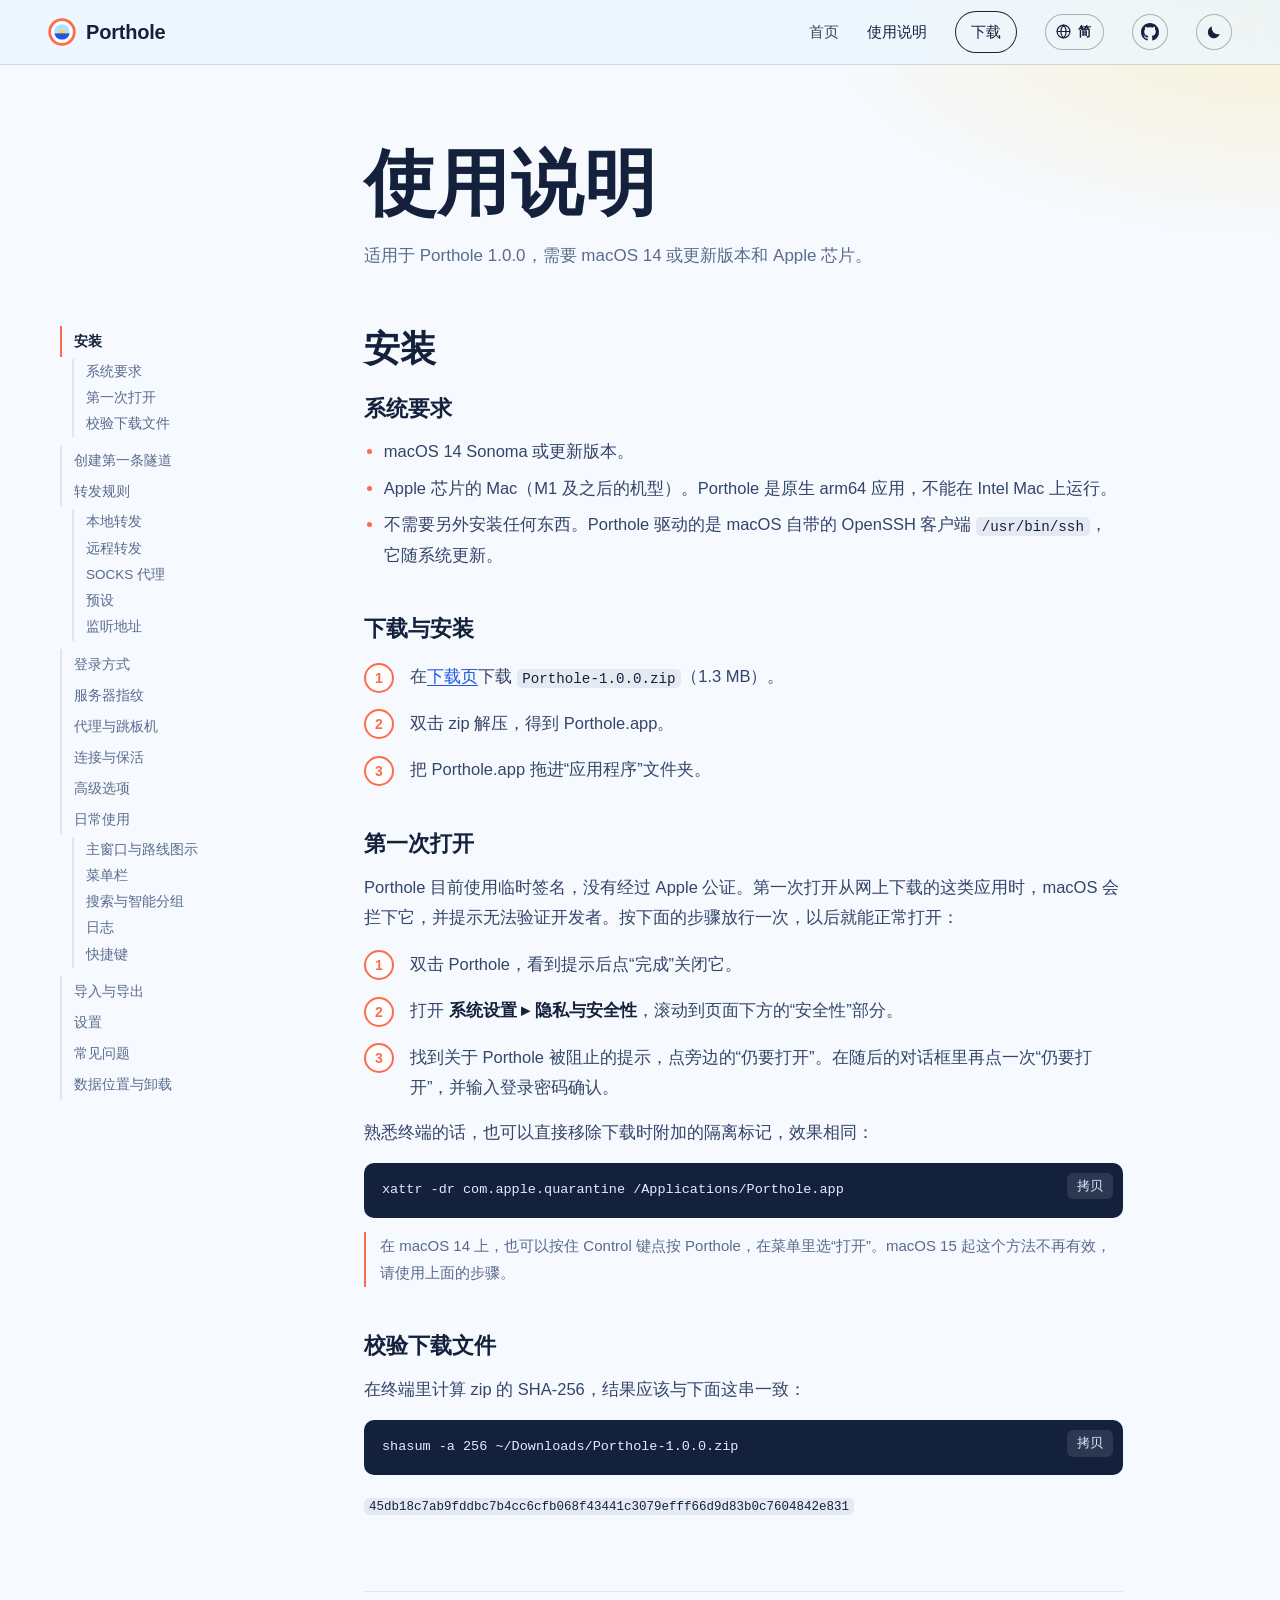
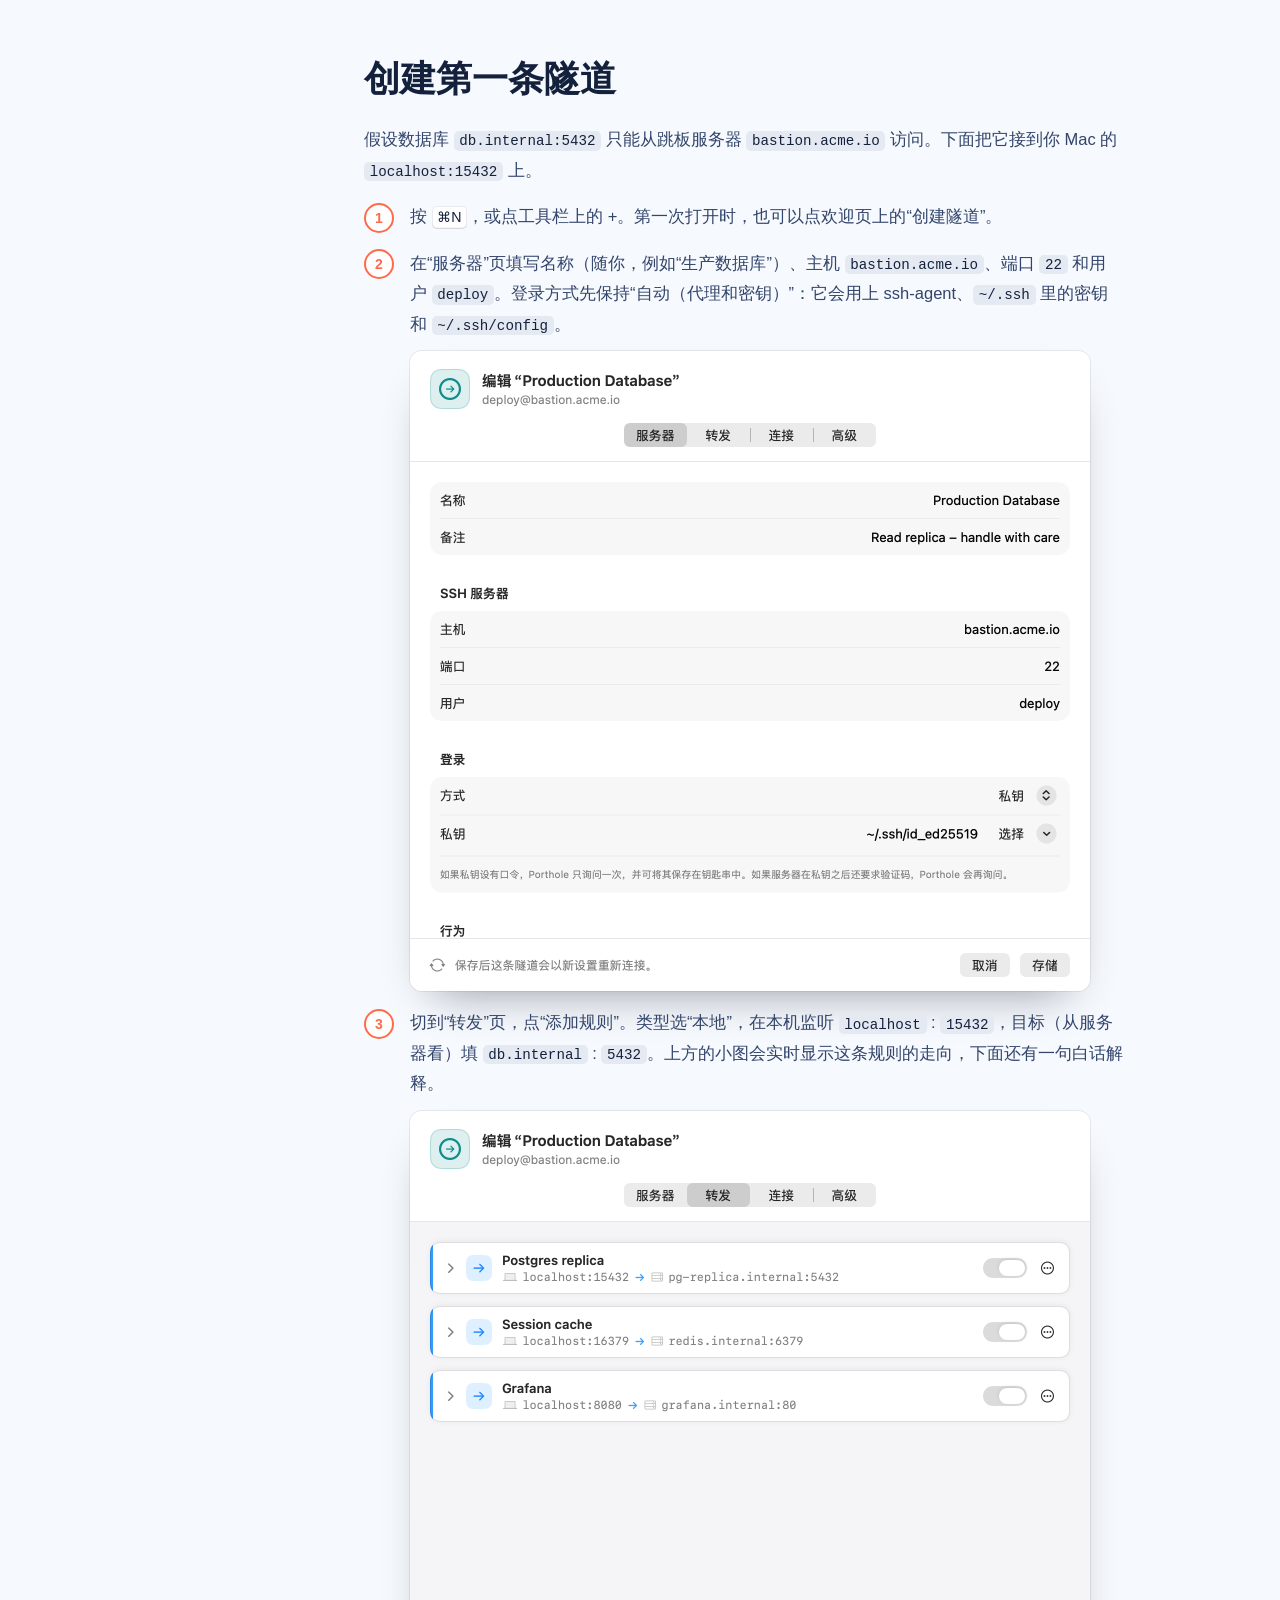
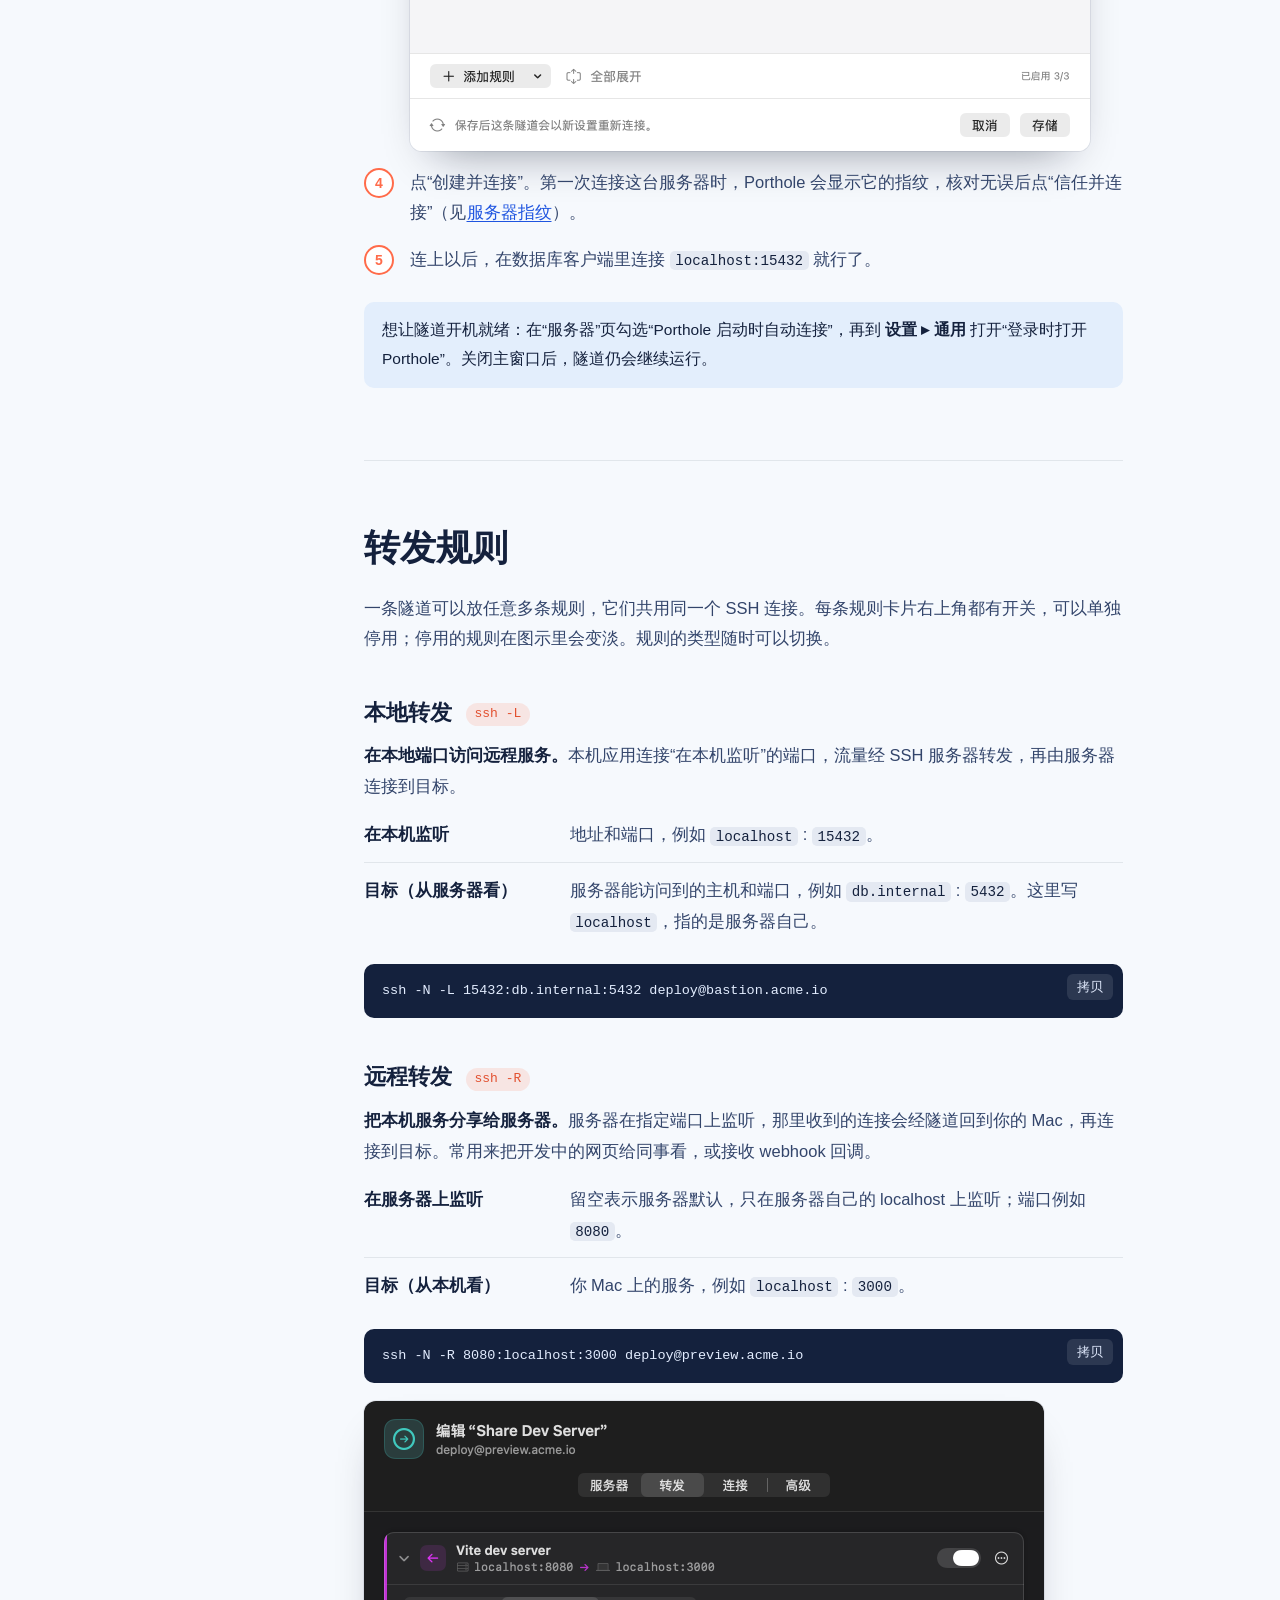
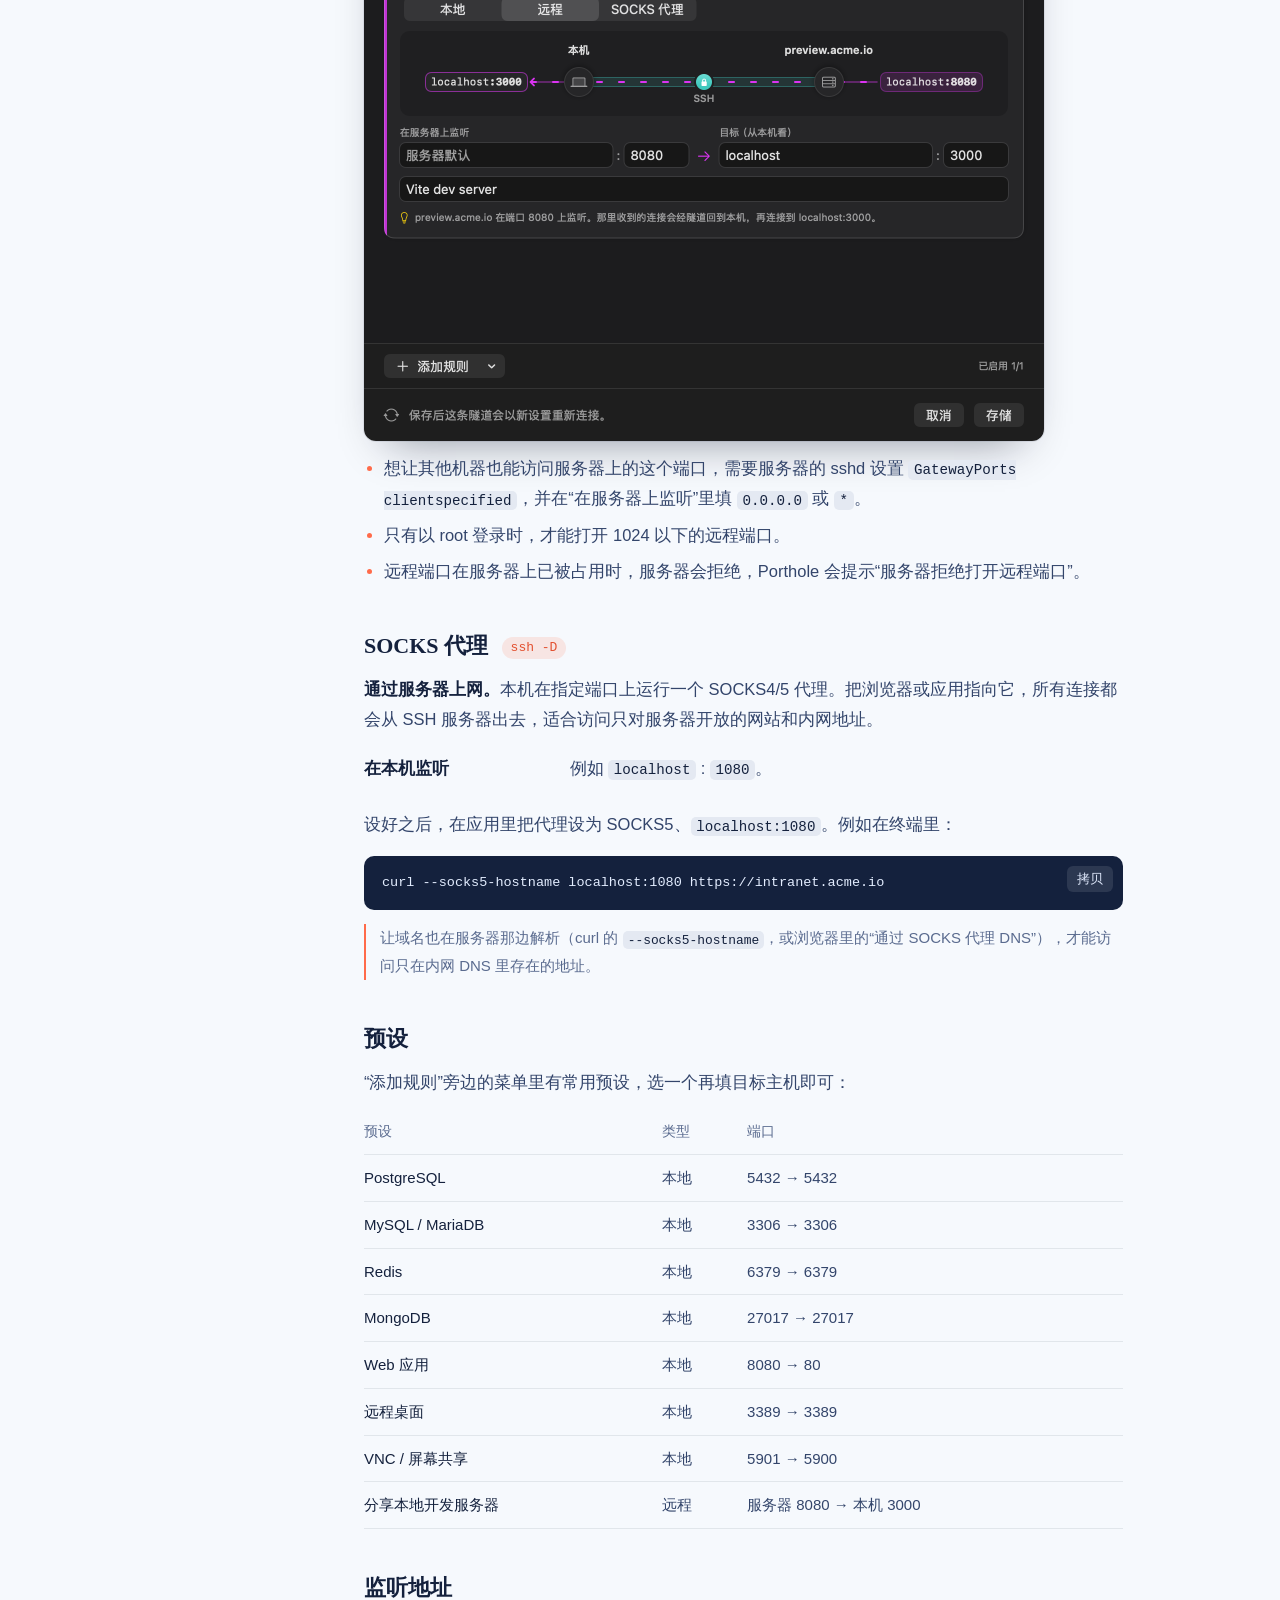
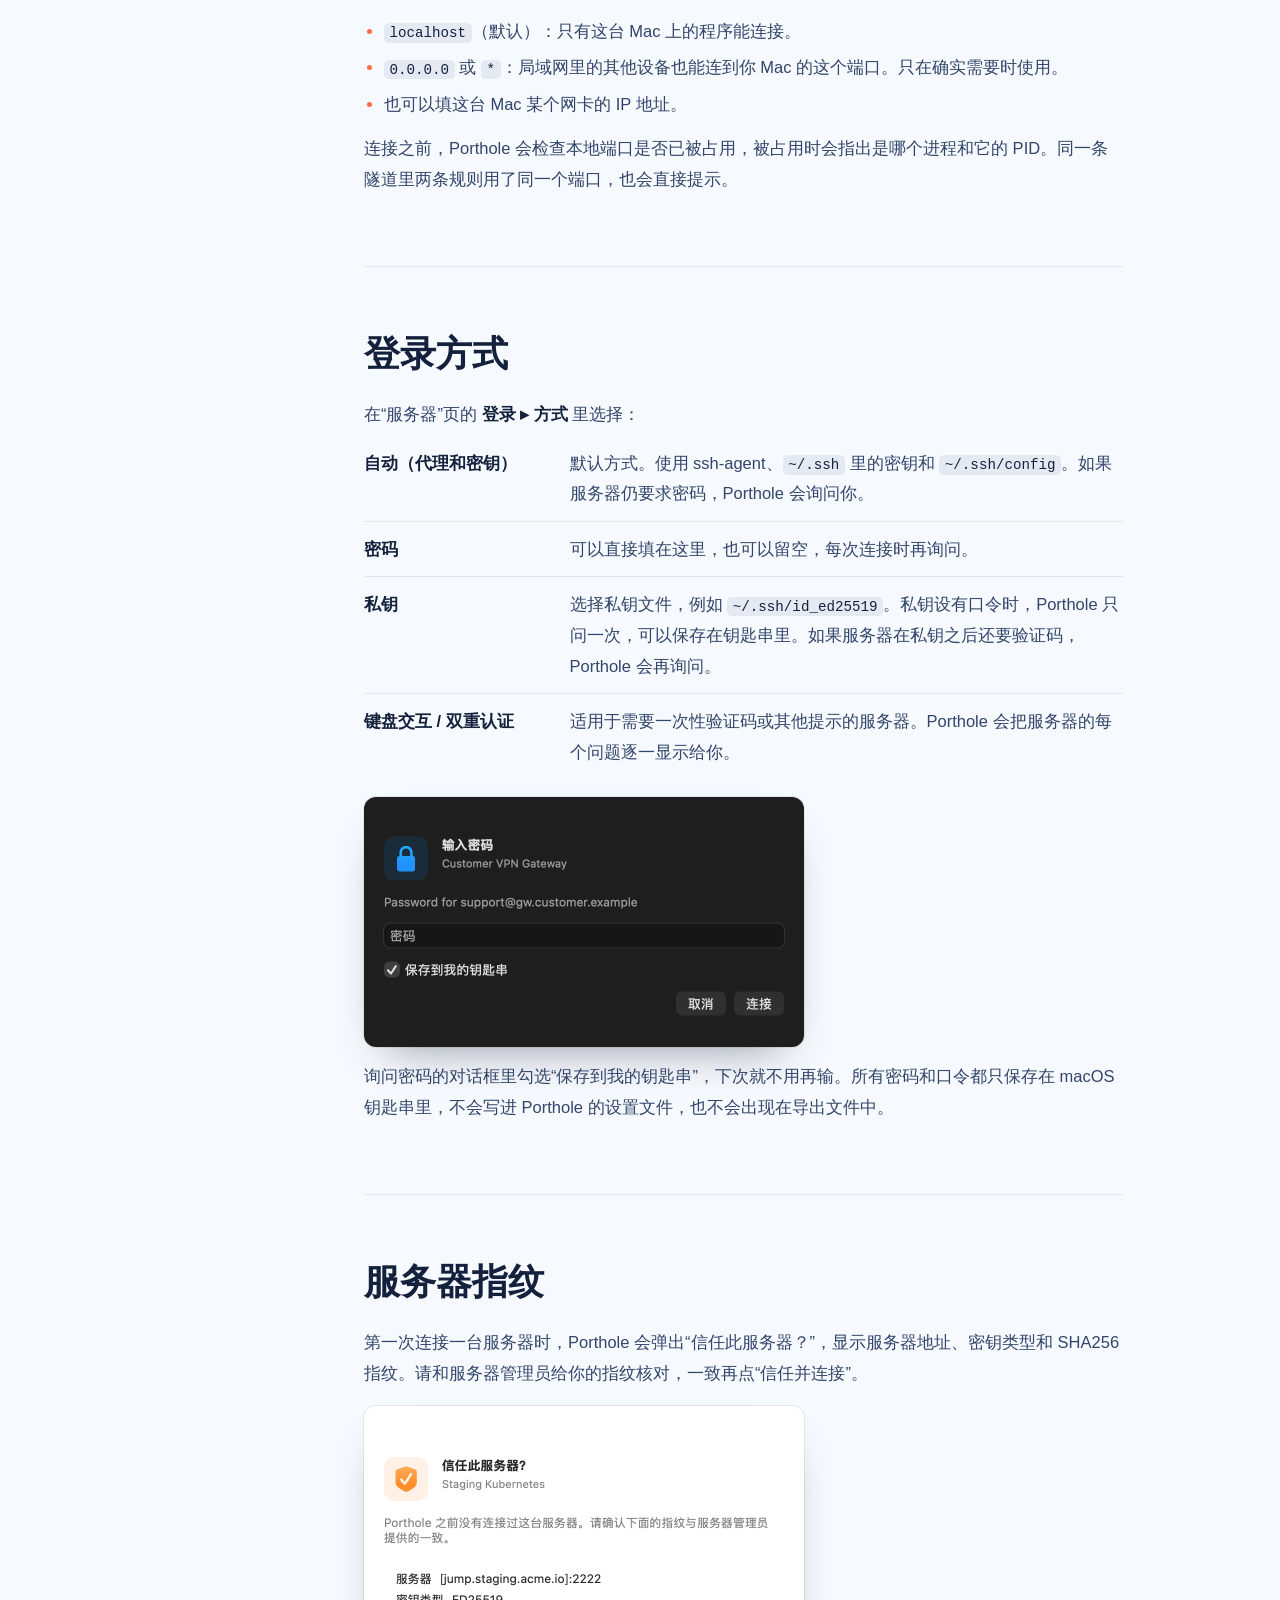
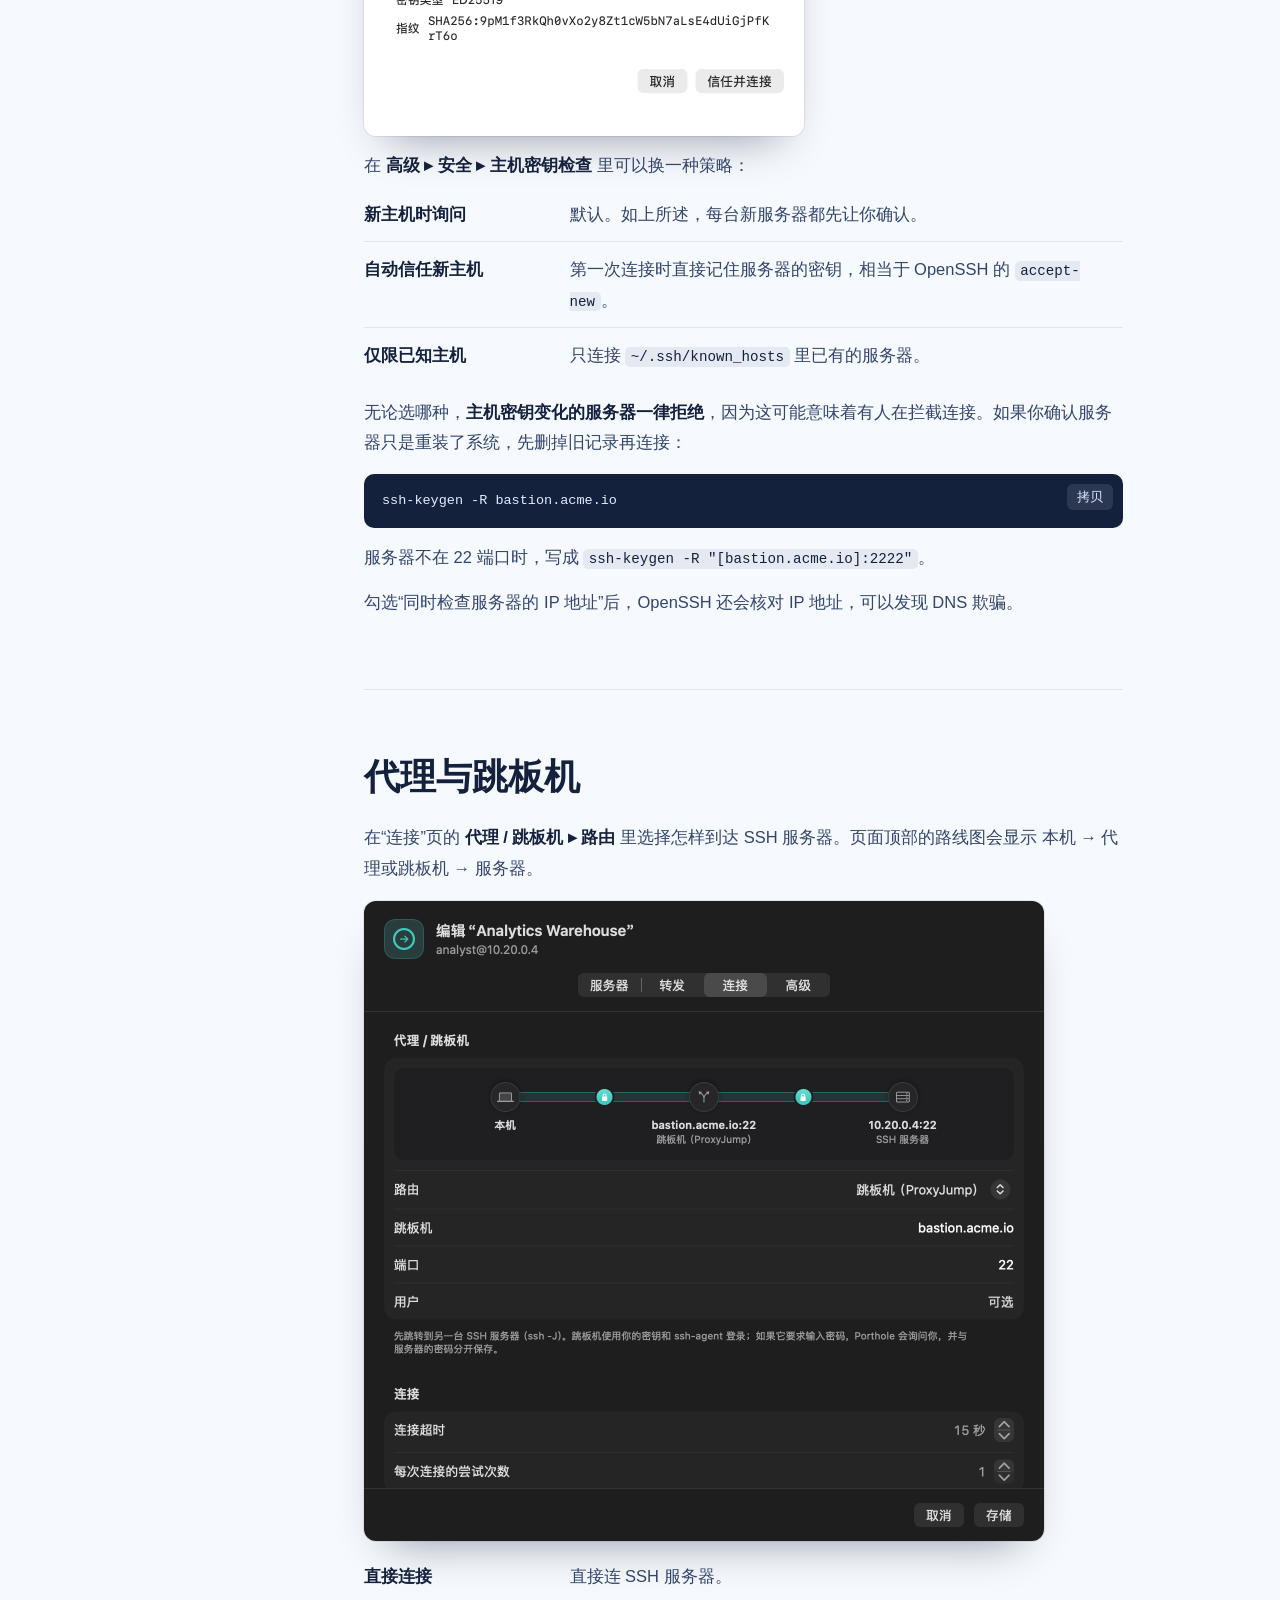
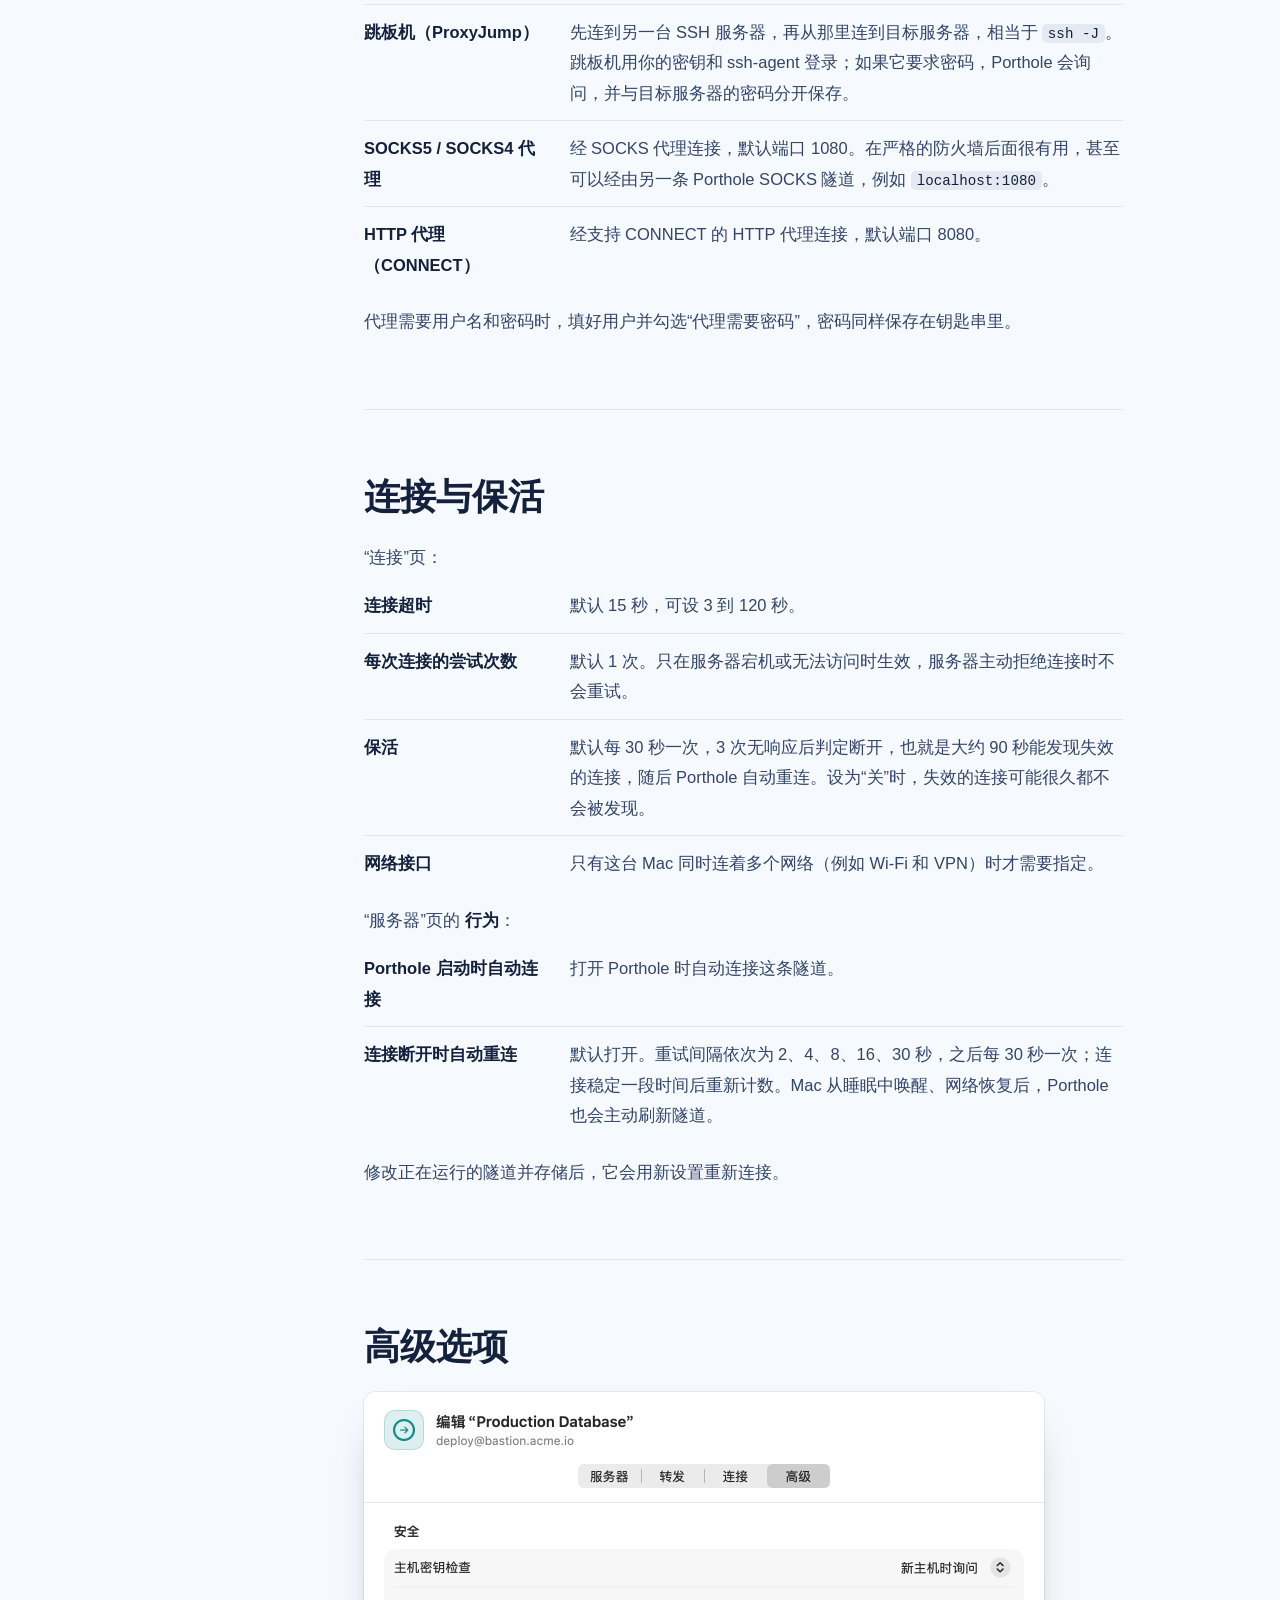
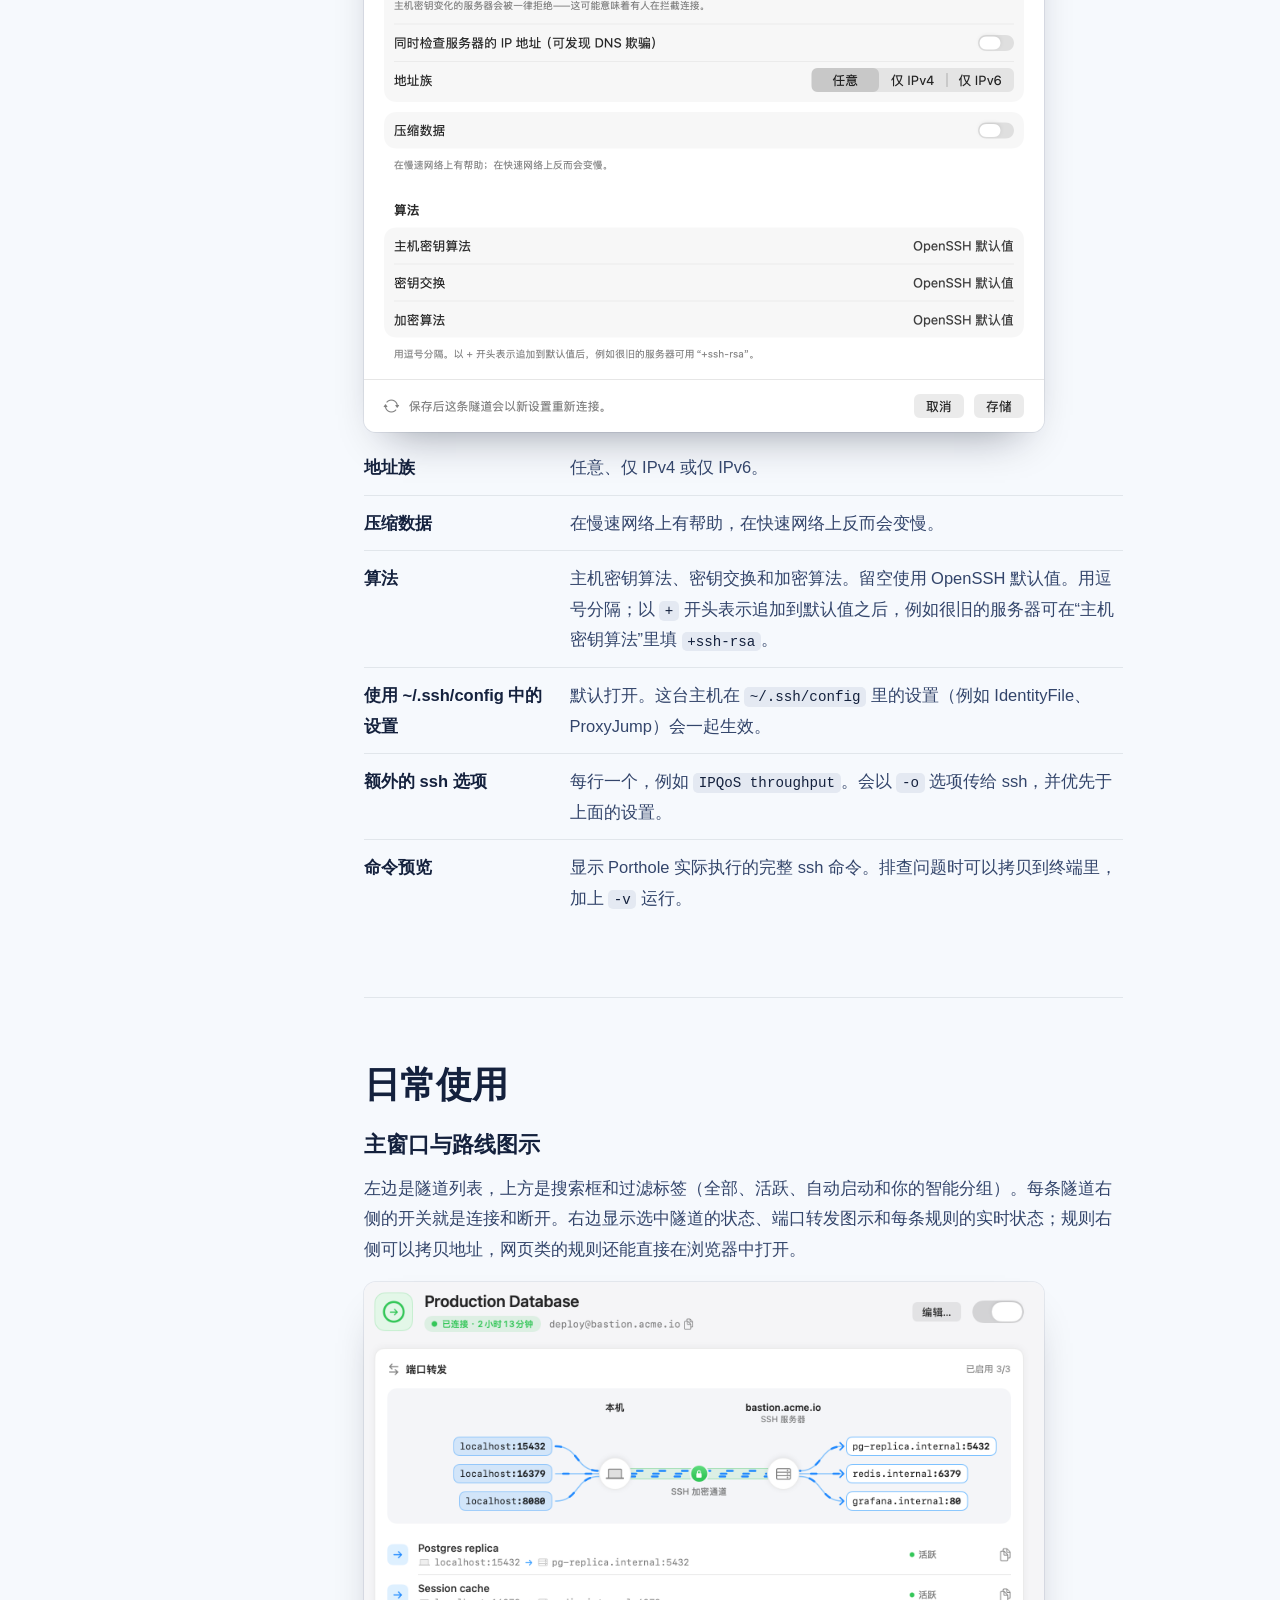
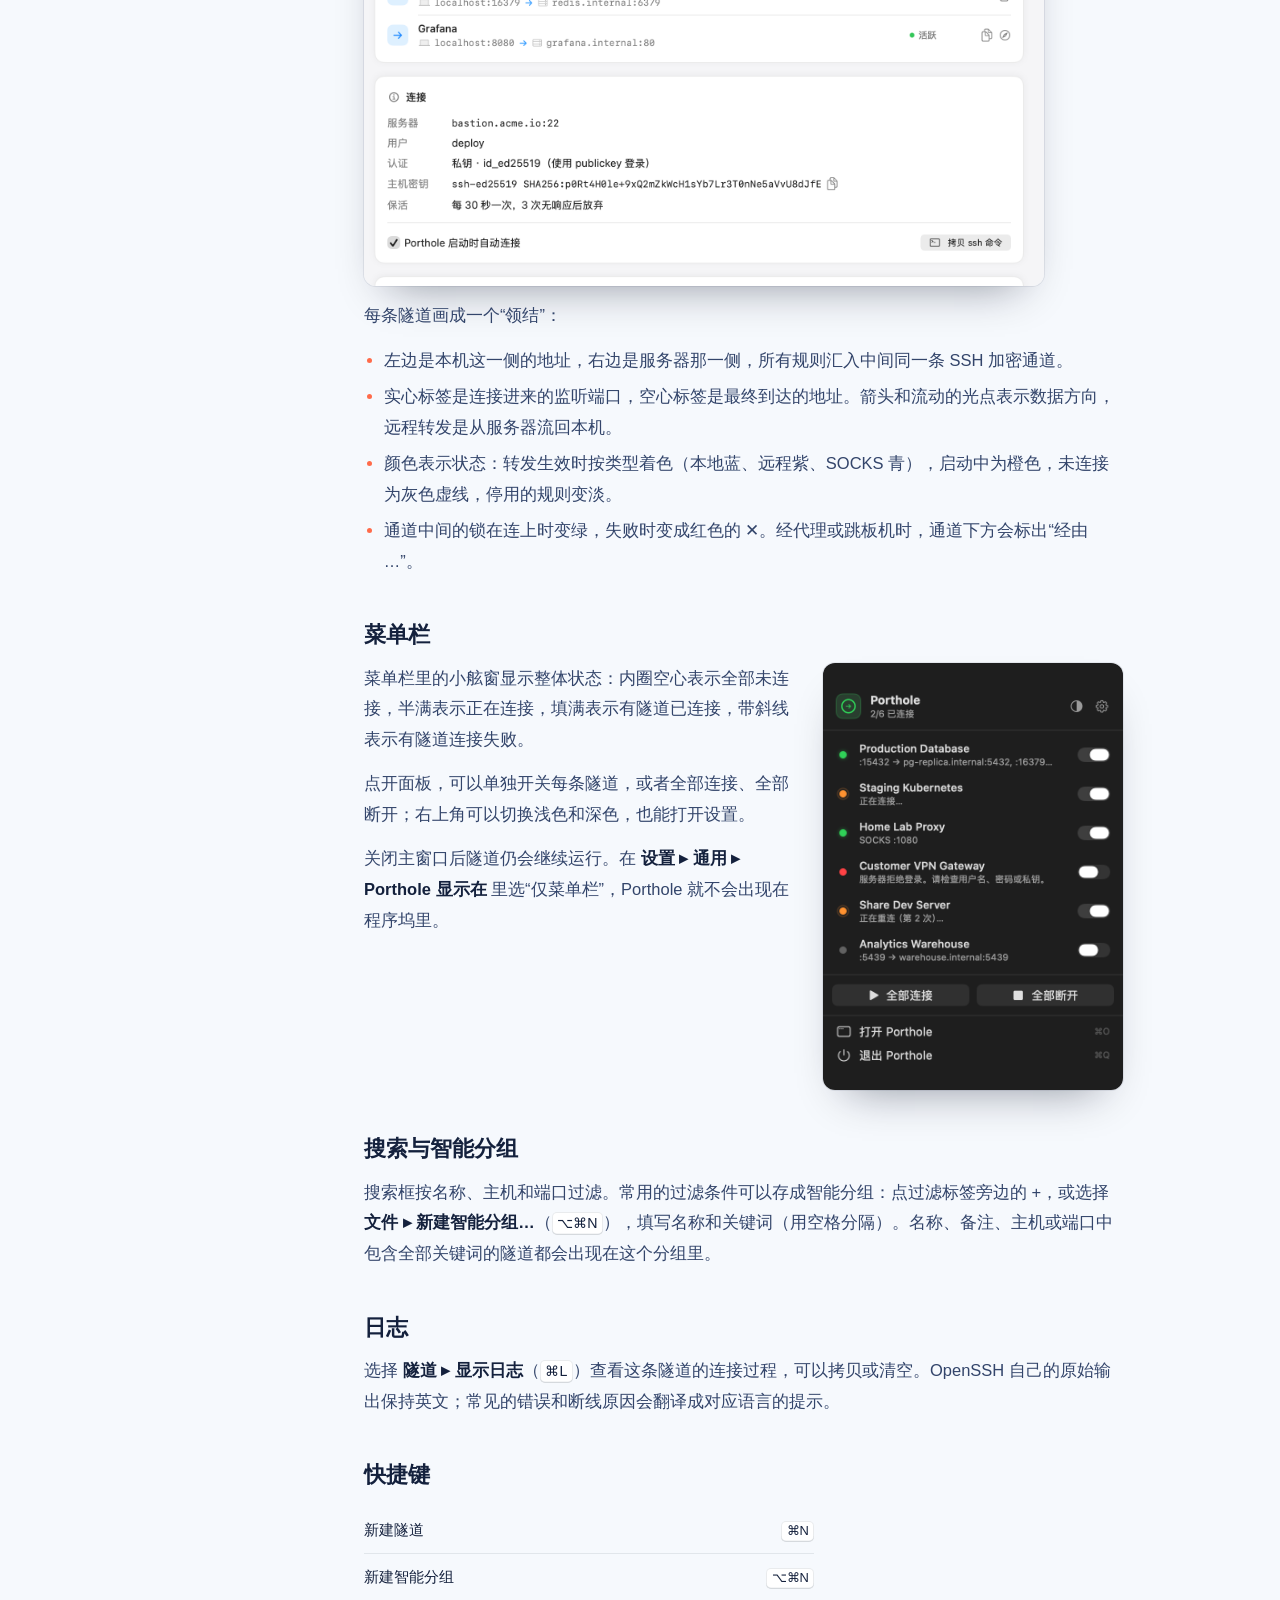
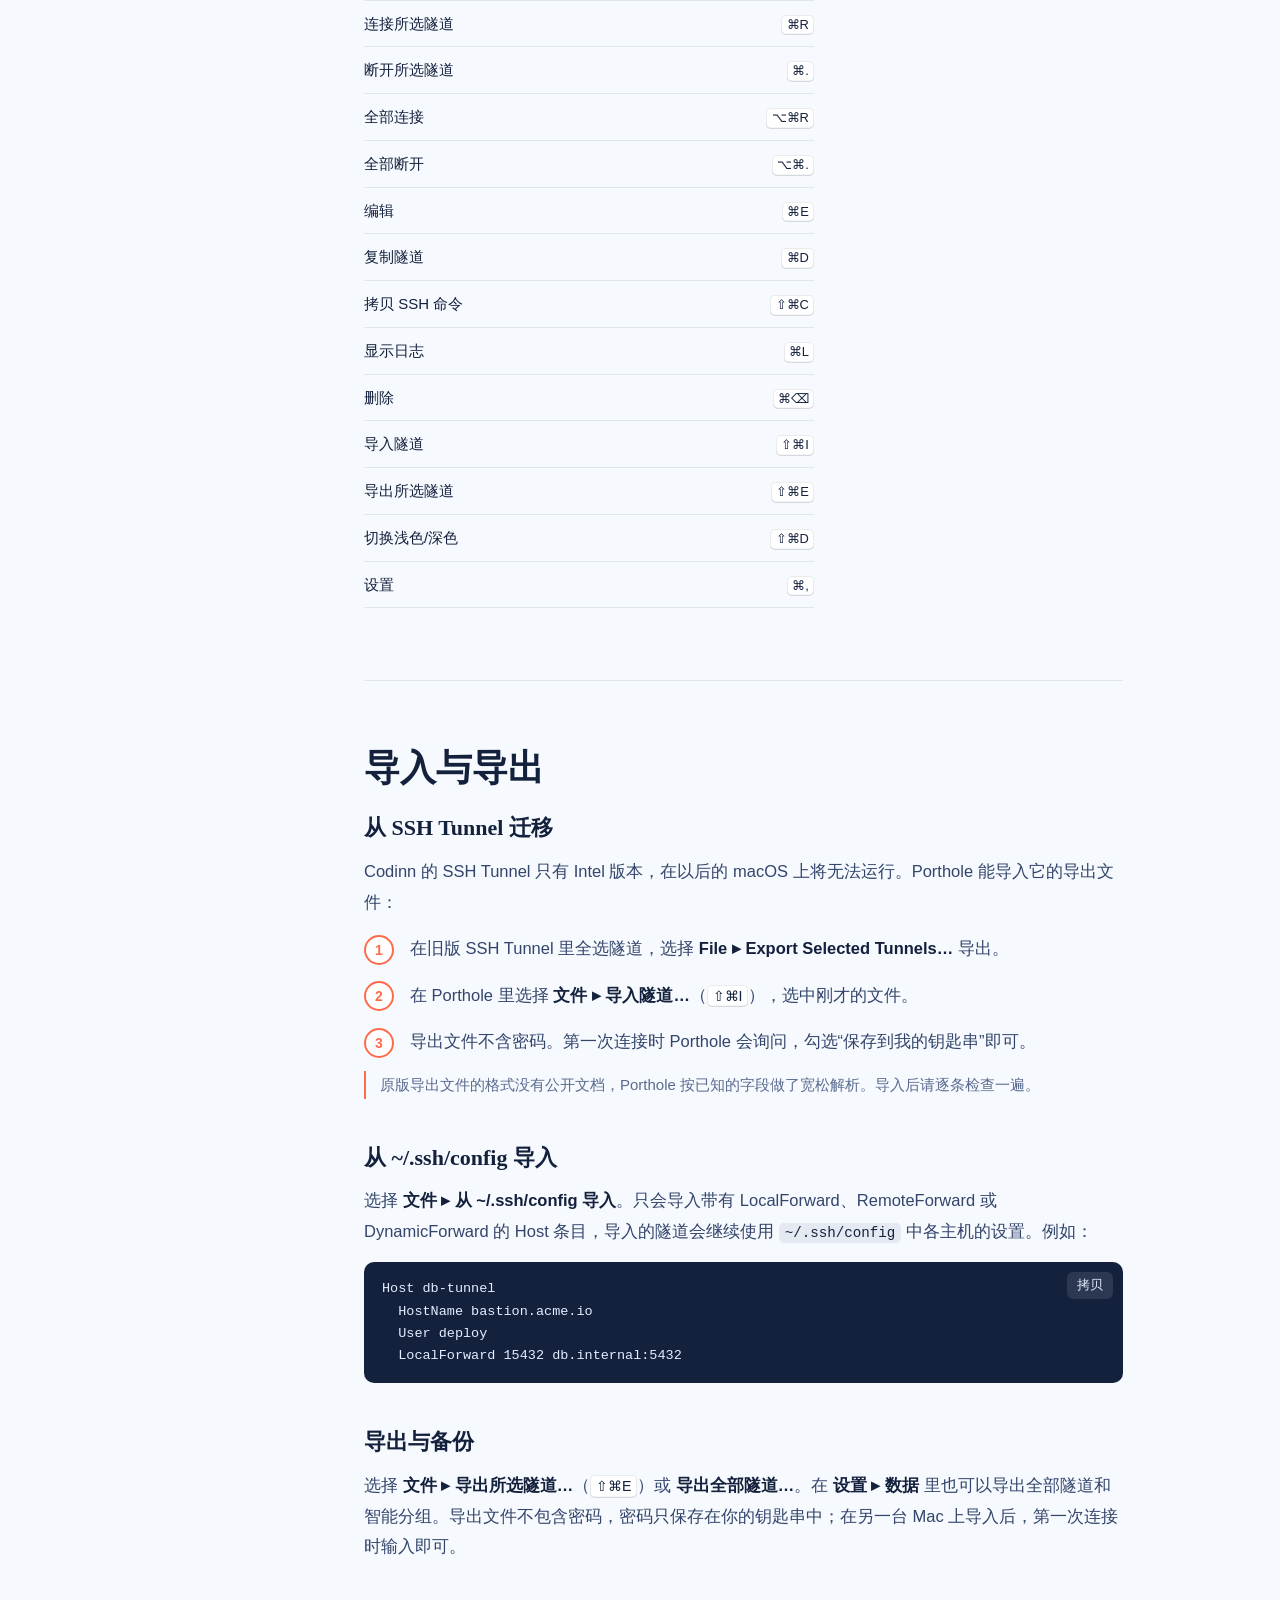
<file: website/zh-hans/docs.html>
<!doctype html>
<html lang="zh-Hans">
<head>
  <meta charset="utf-8">
  <meta name="viewport" content="width=device-width, initial-scale=1, viewport-fit=cover">
  <title>使用说明 · Porthole 舷窗</title>
  <meta name="description" content="Porthole 使用说明：安装与第一次打开、创建隧道、本地/远程/SOCKS 转发规则、登录方式、服务器指纹、代理与跳板机、导入导出、设置和常见问题。">
  <meta name="theme-color" content="#061331">
  <link rel="alternate" hreflang="zh-Hans" href="docs.html">
  <link rel="alternate" hreflang="zh-Hant" href="../zh-hant/docs.html">
  <link rel="alternate" hreflang="en" href="../docs.html">
  <link rel="alternate" hreflang="x-default" href="../docs.html">
  <link rel="icon" type="image/svg+xml" href="../assets/img/logo.svg">
  <link rel="icon" type="image/png" href="../assets/img/favicon-64.png">
  <link rel="apple-touch-icon" href="../assets/img/apple-touch-icon.png">
  <link rel="stylesheet" href="../assets/css/base.css">
  <link rel="stylesheet" href="../assets/css/docs.css">
  <script>(function(){var d=document.documentElement,t;try{t=localStorage.getItem('porthole-theme')}catch(e){}if(t!=='light'&&t!=='dark')t=matchMedia('(prefers-color-scheme: light)').matches?'light':'dark';d.dataset.theme=t;d.classList.add('js')})();</script>
</head>
<body class="docs">
  <a class="skip" href="#content">跳到正文</a>

  <header class="nav is-solid" id="nav">
    <a class="brand" href="./" aria-label="Porthole 首页">
      <img class="brand-mark" src="../assets/img/logo-mark.svg" alt="" width="28" height="28">
      <span class="brand-word">Porthole</span>
    </a>
    <nav class="nav-links" aria-label="主导航">
      <a class="nav-secondary" href="./">首页</a>
      <a href="docs.html" aria-current="page">使用说明</a>
      <a class="nav-download" href="./#download">下载</a>
      <details class="lang-menu">
        <summary aria-label="语言：简体中文 · Language"><svg viewBox="0 0 24 24" aria-hidden="true"><g fill="none" stroke="currentColor" stroke-width="1.7" stroke-linecap="round"><circle cx="12" cy="12" r="9"/><path d="M3.2 12h17.6M12 3c2.5 2.5 3.8 5.5 3.8 9s-1.3 6.5-3.8 9c-2.5-2.5-3.8-5.5-3.8-9S9.5 5.5 12 3Z"/></g></svg><span>简</span></summary>
        <ul class="lang-list">
          <li><a href="../docs.html" hreflang="en" lang="en" data-lang="en">English</a></li>
          <li><a href="docs.html" hreflang="zh-Hans" lang="zh-Hans" data-lang="zh-hans" aria-current="true">简体中文</a></li>
          <li><a href="../zh-hant/docs.html" hreflang="zh-Hant" lang="zh-Hant" data-lang="zh-hant">繁體中文</a></li>
        </ul>
      </details>
      <a class="nav-github" href="https://github.com/bryan31/porthole" aria-label="Porthole 的源代码（GitHub）" title="GitHub"><svg viewBox="0 0 16 16" aria-hidden="true"><path fill="currentColor" d="M8 0c4.42 0 8 3.58 8 8a8.013 8.013 0 0 1-5.45 7.59c-.4.08-.55-.17-.55-.38 0-.27.01-1.13.01-2.2 0-.75-.25-1.23-.54-1.48 1.78-.2 3.65-.88 3.65-3.95 0-.88-.31-1.59-.82-2.15.08-.2.36-1.02-.08-2.12 0 0-.67-.22-2.2.82-.64-.18-1.32-.27-2-.27-.68 0-1.36.09-2 .27-1.53-1.03-2.2-.82-2.2-.82-.44 1.1-.16 1.92-.08 2.12-.51.56-.82 1.28-.82 2.15 0 3.06 1.86 3.75 3.64 3.95-.23.2-.44.55-.51 1.07-.46.21-1.61.55-2.33-.66-.15-.24-.6-.83-1.23-.82-.67.01-.27.38.01.53.34.19.73.9.82 1.13.16.45.68 1.31 2.69.94 0 .67.01 1.3.01 1.49 0 .21-.15.45-.55.38A7.995 7.995 0 0 1 0 8c0-4.42 3.58-8 8-8Z"/></svg></a>
      <button class="theme-toggle" type="button" aria-label="切换主题">
        <svg class="i-sun" viewBox="0 0 24 24" aria-hidden="true"><circle cx="12" cy="12" r="4.3" fill="currentColor"/><path d="M12 2.6v2.3M12 19.1v2.3M2.6 12h2.3M19.1 12h2.3M5.4 5.4l1.6 1.6M17 17l1.6 1.6M5.4 18.6 7 17M17 7l1.6-1.6" stroke="currentColor" stroke-width="1.8" stroke-linecap="round"/></svg>
        <svg class="i-moon" viewBox="0 0 24 24" aria-hidden="true"><path d="M19.6 14.6A8.1 8.1 0 0 1 9.4 4.4a8.1 8.1 0 1 0 10.2 10.2Z" fill="currentColor"/></svg>
      </button>
    </nav>
  </header>

  <div class="docs-head">
    <div class="docs-head-inner">
      <h1>使用说明</h1>
      <p>适用于 Porthole <span data-release="version">1.0.0</span>，需要 macOS 14 或更新版本和 Apple 芯片。</p>
    </div>
  </div>

  <div class="docs-layout">
    <nav class="toc" aria-label="目录">
      <details open id="toc-details">
        <summary>目录</summary>
        <ol>
          <li><a href="#install">安装</a>
            <ol>
              <li><a href="#requirements">系统要求</a></li>
              <li><a href="#first-launch">第一次打开</a></li>
              <li><a href="#verify">校验下载文件</a></li>
            </ol>
          </li>
          <li><a href="#first-tunnel">创建第一条隧道</a></li>
          <li><a href="#rules">转发规则</a>
            <ol>
              <li><a href="#rule-local">本地转发</a></li>
              <li><a href="#rule-remote">远程转发</a></li>
              <li><a href="#rule-socks">SOCKS 代理</a></li>
              <li><a href="#presets">预设</a></li>
              <li><a href="#bind">监听地址</a></li>
            </ol>
          </li>
          <li><a href="#signin">登录方式</a></li>
          <li><a href="#hostkey">服务器指纹</a></li>
          <li><a href="#proxy">代理与跳板机</a></li>
          <li><a href="#connection">连接与保活</a></li>
          <li><a href="#advanced">高级选项</a></li>
          <li><a href="#daily">日常使用</a>
            <ol>
              <li><a href="#main-window">主窗口与路线图示</a></li>
              <li><a href="#menubar">菜单栏</a></li>
              <li><a href="#groups">搜索与智能分组</a></li>
              <li><a href="#log">日志</a></li>
              <li><a href="#shortcuts">快捷键</a></li>
            </ol>
          </li>
          <li><a href="#import-export">导入与导出</a></li>
          <li><a href="#settings">设置</a></li>
          <li><a href="#faq">常见问题</a></li>
          <li><a href="#data">数据位置与卸载</a></li>
        </ol>
      </details>
    </nav>

    <main class="doc" id="content">

      <!-- ============ Install ============ -->
      <section id="install">
        <h2>安装</h2>

        <h3 id="requirements">系统要求</h3>
        <ul>
          <li>macOS 14 Sonoma 或更新版本。</li>
          <li>Apple 芯片的 Mac（M1 及之后的机型）。Porthole 是原生 arm64 应用，不能在 Intel Mac 上运行。</li>
          <li>不需要另外安装任何东西。Porthole 驱动的是 macOS 自带的 OpenSSH 客户端 <code>/usr/bin/ssh</code>，它随系统更新。</li>
        </ul>

        <h3 id="download-install">下载与安装</h3>
        <ol class="steps">
          <li>在<a href="./#download">下载页</a>下载 <code>Porthole-<span data-release="version">1.0.0</span>.zip</code>（<span data-release="size">1.3 MB</span>）。</li>
          <li>双击 zip 解压，得到 Porthole.app。</li>
          <li>把 Porthole.app 拖进“应用程序”文件夹。</li>
        </ol>

        <h3 id="first-launch">第一次打开</h3>
        <p>Porthole 目前使用临时签名，没有经过 Apple 公证。第一次打开从网上下载的这类应用时，macOS 会拦下它，并提示无法验证开发者。按下面的步骤放行一次，以后就能正常打开：</p>
        <ol class="steps">
          <li>双击 Porthole，看到提示后点“完成”关闭它。</li>
          <li>打开 <b>系统设置 ▸ 隐私与安全性</b>，滚动到页面下方的“安全性”部分。</li>
          <li>找到关于 Porthole 被阻止的提示，点旁边的“仍要打开”。在随后的对话框里再点一次“仍要打开”，并输入登录密码确认。</li>
        </ol>
        <p>熟悉终端的话，也可以直接移除下载时附加的隔离标记，效果相同：</p>
        <pre><code>xattr -dr com.apple.quarantine /Applications/Porthole.app</code></pre>
        <p class="note">在 macOS 14 上，也可以按住 Control 键点按 Porthole，在菜单里选“打开”。macOS 15 起这个方法不再有效，请使用上面的步骤。</p>

        <h3 id="verify">校验下载文件</h3>
        <p>在终端里计算 zip 的 SHA-256，结果应该与下面这串一致：</p>
        <pre><code>shasum -a 256 ~/Downloads/Porthole-<span data-release="version">1.0.0</span>.zip</code></pre>
        <p class="sha-line"><code data-release="sha256">45db18c7ab9fddbc7b4cc6cfb068f43441c3079efff66d9d83b0c7604842e831</code></p>
      </section>

      <!-- ============ First tunnel ============ -->
      <section id="first-tunnel">
        <h2>创建第一条隧道</h2>
        <p>假设数据库 <code>db.internal:5432</code> 只能从跳板服务器 <code>bastion.acme.io</code> 访问。下面把它接到你 Mac 的 <code>localhost:15432</code> 上。</p>
        <ol class="steps">
          <li>
            <p>按 <kbd>⌘N</kbd>，或点工具栏上的 +。第一次打开时，也可以点欢迎页上的“创建隧道”。</p>
          </li>
          <li>
            <p>在“服务器”页填写名称（随你，例如“生产数据库”）、主机 <code>bastion.acme.io</code>、端口 <code>22</code> 和用户 <code>deploy</code>。登录方式先保持“自动（代理和密钥）”：它会用上 ssh-agent、<code>~/.ssh</code> 里的密钥和 <code>~/.ssh/config</code>。</p>
            <figure class="shot"><img src="../assets/img/shots/zh-hans/editor-server.webp" alt="编辑器的服务器页：名称、备注、主机、端口、用户和登录方式" width="680" height="640" loading="lazy"></figure>
          </li>
          <li>
            <p>切到“转发”页，点“添加规则”。类型选“本地”，在本机监听 <code>localhost</code> : <code>15432</code>，目标（从服务器看）填 <code>db.internal</code> : <code>5432</code>。上方的小图会实时显示这条规则的走向，下面还有一句白话解释。</p>
            <figure class="shot"><img src="../assets/img/shots/zh-hans/editor-forwarding.webp" alt="编辑器的转发页：三条本地规则，各带开关" width="680" height="640" loading="lazy"></figure>
          </li>
          <li>
            <p>点“创建并连接”。第一次连接这台服务器时，Porthole 会显示它的指纹，核对无误后点“信任并连接”（见<a href="#hostkey">服务器指纹</a>）。</p>
          </li>
          <li>
            <p>连上以后，在数据库客户端里连接 <code>localhost:15432</code> 就行了。</p>
          </li>
        </ol>
        <p class="tip">想让隧道开机就绪：在“服务器”页勾选“Porthole 启动时自动连接”，再到 <b>设置 ▸ 通用</b> 打开“登录时打开 Porthole”。关闭主窗口后，隧道仍会继续运行。</p>
      </section>

      <!-- ============ Rules ============ -->
      <section id="rules">
        <h2>转发规则</h2>
        <p>一条隧道可以放任意多条规则，它们共用同一个 SSH 连接。每条规则卡片右上角都有开关，可以单独停用；停用的规则在图示里会变淡。规则的类型随时可以切换。</p>

        <h3 id="rule-local">本地转发 <span class="flag">ssh -L</span></h3>
        <p><b>在本地端口访问远程服务。</b>本机应用连接“在本机监听”的端口，流量经 SSH 服务器转发，再由服务器连接到目标。</p>
        <dl class="fields">
          <div><dt>在本机监听</dt><dd>地址和端口，例如 <code>localhost</code> : <code>15432</code>。</dd></div>
          <div><dt>目标（从服务器看）</dt><dd>服务器能访问到的主机和端口，例如 <code>db.internal</code> : <code>5432</code>。这里写 <code>localhost</code>，指的是服务器自己。</dd></div>
        </dl>
        <pre><code>ssh -N -L 15432:db.internal:5432 deploy@bastion.acme.io</code></pre>

        <h3 id="rule-remote">远程转发 <span class="flag">ssh -R</span></h3>
        <p><b>把本机服务分享给服务器。</b>服务器在指定端口上监听，那里收到的连接会经隧道回到你的 Mac，再连接到目标。常用来把开发中的网页给同事看，或接收 webhook 回调。</p>
        <dl class="fields">
          <div><dt>在服务器上监听</dt><dd>留空表示服务器默认，只在服务器自己的 localhost 上监听；端口例如 <code>8080</code>。</dd></div>
          <div><dt>目标（从本机看）</dt><dd>你 Mac 上的服务，例如 <code>localhost</code> : <code>3000</code>。</dd></div>
        </dl>
        <pre><code>ssh -N -R 8080:localhost:3000 deploy@preview.acme.io</code></pre>
        <figure class="shot"><img src="../assets/img/shots/zh-hans/editor-forwarding-remote.webp" alt="一条远程规则：preview.acme.io 在 8080 上监听，连接回到本机的 localhost:3000" width="680" height="640" loading="lazy"></figure>
        <ul>
          <li>想让其他机器也能访问服务器上的这个端口，需要服务器的 sshd 设置 <code>GatewayPorts clientspecified</code>，并在“在服务器上监听”里填 <code>0.0.0.0</code> 或 <code>*</code>。</li>
          <li>只有以 root 登录时，才能打开 1024 以下的远程端口。</li>
          <li>远程端口在服务器上已被占用时，服务器会拒绝，Porthole 会提示“服务器拒绝打开远程端口”。</li>
        </ul>

        <h3 id="rule-socks">SOCKS 代理 <span class="flag">ssh -D</span></h3>
        <p><b>通过服务器上网。</b>本机在指定端口上运行一个 SOCKS4/5 代理。把浏览器或应用指向它，所有连接都会从 SSH 服务器出去，适合访问只对服务器开放的网站和内网地址。</p>
        <dl class="fields">
          <div><dt>在本机监听</dt><dd>例如 <code>localhost</code> : <code>1080</code>。</dd></div>
        </dl>
        <p>设好之后，在应用里把代理设为 SOCKS5、<code>localhost:1080</code>。例如在终端里：</p>
        <pre><code>curl --socks5-hostname localhost:1080 https://intranet.acme.io</code></pre>
        <p class="note">让域名也在服务器那边解析（curl 的 <code>--socks5-hostname</code>，或浏览器里的“通过 SOCKS 代理 DNS”），才能访问只在内网 DNS 里存在的地址。</p>

        <h3 id="presets">预设</h3>
        <p>“添加规则”旁边的菜单里有常用预设，选一个再填目标主机即可：</p>
        <table>
          <thead><tr><th>预设</th><th>类型</th><th>端口</th></tr></thead>
          <tbody>
            <tr><td>PostgreSQL</td><td>本地</td><td>5432 → 5432</td></tr>
            <tr><td>MySQL / MariaDB</td><td>本地</td><td>3306 → 3306</td></tr>
            <tr><td>Redis</td><td>本地</td><td>6379 → 6379</td></tr>
            <tr><td>MongoDB</td><td>本地</td><td>27017 → 27017</td></tr>
            <tr><td>Web 应用</td><td>本地</td><td>8080 → 80</td></tr>
            <tr><td>远程桌面</td><td>本地</td><td>3389 → 3389</td></tr>
            <tr><td>VNC / 屏幕共享</td><td>本地</td><td>5901 → 5900</td></tr>
            <tr><td>分享本地开发服务器</td><td>远程</td><td>服务器 8080 → 本机 3000</td></tr>
          </tbody>
        </table>

        <h3 id="bind">监听地址</h3>
        <ul>
          <li><code>localhost</code>（默认）：只有这台 Mac 上的程序能连接。</li>
          <li><code>0.0.0.0</code> 或 <code>*</code>：局域网里的其他设备也能连到你 Mac 的这个端口。只在确实需要时使用。</li>
          <li>也可以填这台 Mac 某个网卡的 IP 地址。</li>
        </ul>
        <p>连接之前，Porthole 会检查本地端口是否已被占用，被占用时会指出是哪个进程和它的 PID。同一条隧道里两条规则用了同一个端口，也会直接提示。</p>
      </section>

      <!-- ============ Sign in ============ -->
      <section id="signin">
        <h2>登录方式</h2>
        <p>在“服务器”页的 <b>登录 ▸ 方式</b> 里选择：</p>
        <dl class="fields">
          <div><dt>自动（代理和密钥）</dt><dd>默认方式。使用 ssh-agent、<code>~/.ssh</code> 里的密钥和 <code>~/.ssh/config</code>。如果服务器仍要求密码，Porthole 会询问你。</dd></div>
          <div><dt>密码</dt><dd>可以直接填在这里，也可以留空，每次连接时再询问。</dd></div>
          <div><dt>私钥</dt><dd>选择私钥文件，例如 <code>~/.ssh/id_ed25519</code>。私钥设有口令时，Porthole 只问一次，可以保存在钥匙串里。如果服务器在私钥之后还要验证码，Porthole 会再询问。</dd></div>
          <div><dt>键盘交互 / 双重认证</dt><dd>适用于需要一次性验证码或其他提示的服务器。Porthole 会把服务器的每个问题逐一显示给你。</dd></div>
        </dl>
        <figure class="shot shot-sm"><img src="../assets/img/shots/zh-hans/prompt-password.webp" alt="输入密码的对话框，带有保存到钥匙串的选项" width="440" height="250" loading="lazy"></figure>
        <p>询问密码的对话框里勾选“保存到我的钥匙串”，下次就不用再输。所有密码和口令都只保存在 macOS 钥匙串里，不会写进 Porthole 的设置文件，也不会出现在导出文件中。</p>
      </section>

      <!-- ============ Host key ============ -->
      <section id="hostkey">
        <h2>服务器指纹</h2>
        <p>第一次连接一台服务器时，Porthole 会弹出“信任此服务器？”，显示服务器地址、密钥类型和 SHA256 指纹。请和服务器管理员给你的指纹核对，一致再点“信任并连接”。</p>
        <figure class="shot shot-sm"><img src="../assets/img/shots/zh-hans/prompt-hostkey.webp" alt="信任此服务器对话框：服务器、密钥类型和指纹" width="440" height="330" loading="lazy"></figure>
        <p>在 <b>高级 ▸ 安全 ▸ 主机密钥检查</b> 里可以换一种策略：</p>
        <dl class="fields">
          <div><dt>新主机时询问</dt><dd>默认。如上所述，每台新服务器都先让你确认。</dd></div>
          <div><dt>自动信任新主机</dt><dd>第一次连接时直接记住服务器的密钥，相当于 OpenSSH 的 <code>accept-new</code>。</dd></div>
          <div><dt>仅限已知主机</dt><dd>只连接 <code>~/.ssh/known_hosts</code> 里已有的服务器。</dd></div>
        </dl>
        <p>无论选哪种，<b>主机密钥变化的服务器一律拒绝</b>，因为这可能意味着有人在拦截连接。如果你确认服务器只是重装了系统，先删掉旧记录再连接：</p>
        <pre><code>ssh-keygen -R bastion.acme.io</code></pre>
        <p>服务器不在 22 端口时，写成 <code>ssh-keygen -R "[bastion.acme.io]:2222"</code>。</p>
        <p>勾选“同时检查服务器的 IP 地址”后，OpenSSH 还会核对 IP 地址，可以发现 DNS 欺骗。</p>
      </section>

      <!-- ============ Proxy ============ -->
      <section id="proxy">
        <h2>代理与跳板机</h2>
        <p>在“连接”页的 <b>代理 / 跳板机 ▸ 路由</b> 里选择怎样到达 SSH 服务器。页面顶部的路线图会显示 本机 → 代理或跳板机 → 服务器。</p>
        <figure class="shot"><img src="../assets/img/shots/zh-hans/editor-connection-jump.webp" alt="连接页：本机经跳板机 bastion.acme.io 连接到 10.20.0.4" width="680" height="640" loading="lazy"></figure>
        <dl class="fields">
          <div><dt>直接连接</dt><dd>直接连 SSH 服务器。</dd></div>
          <div><dt>跳板机（ProxyJump）</dt><dd>先连到另一台 SSH 服务器，再从那里连到目标服务器，相当于 <code>ssh -J</code>。跳板机用你的密钥和 ssh-agent 登录；如果它要求密码，Porthole 会询问，并与目标服务器的密码分开保存。</dd></div>
          <div><dt>SOCKS5 / SOCKS4 代理</dt><dd>经 SOCKS 代理连接，默认端口 1080。在严格的防火墙后面很有用，甚至可以经由另一条 Porthole SOCKS 隧道，例如 <code>localhost:1080</code>。</dd></div>
          <div><dt>HTTP 代理（CONNECT）</dt><dd>经支持 CONNECT 的 HTTP 代理连接，默认端口 8080。</dd></div>
        </dl>
        <p>代理需要用户名和密码时，填好用户并勾选“代理需要密码”，密码同样保存在钥匙串里。</p>
      </section>

      <!-- ============ Connection ============ -->
      <section id="connection">
        <h2>连接与保活</h2>
        <p>“连接”页：</p>
        <dl class="fields">
          <div><dt>连接超时</dt><dd>默认 15 秒，可设 3 到 120 秒。</dd></div>
          <div><dt>每次连接的尝试次数</dt><dd>默认 1 次。只在服务器宕机或无法访问时生效，服务器主动拒绝连接时不会重试。</dd></div>
          <div><dt>保活</dt><dd>默认每 30 秒一次，3 次无响应后判定断开，也就是大约 90 秒能发现失效的连接，随后 Porthole 自动重连。设为“关”时，失效的连接可能很久都不会被发现。</dd></div>
          <div><dt>网络接口</dt><dd>只有这台 Mac 同时连着多个网络（例如 Wi-Fi 和 VPN）时才需要指定。</dd></div>
        </dl>
        <p>“服务器”页的 <b>行为</b>：</p>
        <dl class="fields">
          <div><dt>Porthole 启动时自动连接</dt><dd>打开 Porthole 时自动连接这条隧道。</dd></div>
          <div><dt>连接断开时自动重连</dt><dd>默认打开。重试间隔依次为 2、4、8、16、30 秒，之后每 30 秒一次；连接稳定一段时间后重新计数。Mac 从睡眠中唤醒、网络恢复后，Porthole 也会主动刷新隧道。</dd></div>
        </dl>
        <p>修改正在运行的隧道并存储后，它会用新设置重新连接。</p>
      </section>

      <!-- ============ Advanced ============ -->
      <section id="advanced">
        <h2>高级选项</h2>
        <figure class="shot"><img src="../assets/img/shots/zh-hans/editor-advanced.webp" alt="编辑器的高级页：安全、压缩、算法、OpenSSH 选项和命令预览" width="680" height="640" loading="lazy"></figure>
        <dl class="fields">
          <div><dt>地址族</dt><dd>任意、仅 IPv4 或仅 IPv6。</dd></div>
          <div><dt>压缩数据</dt><dd>在慢速网络上有帮助，在快速网络上反而会变慢。</dd></div>
          <div><dt>算法</dt><dd>主机密钥算法、密钥交换和加密算法。留空使用 OpenSSH 默认值。用逗号分隔；以 <code>+</code> 开头表示追加到默认值之后，例如很旧的服务器可在“主机密钥算法”里填 <code>+ssh-rsa</code>。</dd></div>
          <div><dt>使用 ~/.ssh/config 中的设置</dt><dd>默认打开。这台主机在 <code>~/.ssh/config</code> 里的设置（例如 IdentityFile、ProxyJump）会一起生效。</dd></div>
          <div><dt>额外的 ssh 选项</dt><dd>每行一个，例如 <code>IPQoS throughput</code>。会以 <code>-o</code> 选项传给 ssh，并优先于上面的设置。</dd></div>
          <div><dt>命令预览</dt><dd>显示 Porthole 实际执行的完整 ssh 命令。排查问题时可以拷贝到终端里，加上 <code>-v</code> 运行。</dd></div>
        </dl>
      </section>

      <!-- ============ Daily use ============ -->
      <section id="daily">
        <h2>日常使用</h2>

        <h3 id="main-window">主窗口与路线图示</h3>
        <p>左边是隧道列表，上方是搜索框和过滤标签（全部、活跃、自动启动和你的智能分组）。每条隧道右侧的开关就是连接和断开。右边显示选中隧道的状态、端口转发图示和每条规则的实时状态；规则右侧可以拷贝地址，网页类的规则还能直接在浏览器中打开。</p>
        <figure class="shot"><img src="../assets/img/shots/zh-hans/detail-light.webp" alt="主窗口右侧：Production Database 已连接，端口转发图示和三条规则，下方是连接信息" width="845" height="750" loading="lazy"></figure>
        <p>每条隧道画成一个“领结”：</p>
        <ul>
          <li>左边是本机这一侧的地址，右边是服务器那一侧，所有规则汇入中间同一条 SSH 加密通道。</li>
          <li>实心标签是连接进来的监听端口，空心标签是最终到达的地址。箭头和流动的光点表示数据方向，远程转发是从服务器流回本机。</li>
          <li>颜色表示状态：转发生效时按类型着色（本地蓝、远程紫、SOCKS 青），启动中为橙色，未连接为灰色虚线，停用的规则变淡。</li>
          <li>通道中间的锁在连上时变绿，失败时变成红色的 ✕。经代理或跳板机时，通道下方会标出“经由 …”。</li>
        </ul>

        <h3 id="menubar">菜单栏</h3>
        <div class="split">
          <div>
            <p>菜单栏里的小舷窗显示整体状态：内圈空心表示全部未连接，半满表示正在连接，填满表示有隧道已连接，带斜线表示有隧道连接失败。</p>
            <p>点开面板，可以单独开关每条隧道，或者全部连接、全部断开；右上角可以切换浅色和深色，也能打开设置。</p>
            <p>关闭主窗口后隧道仍会继续运行。在 <b>设置 ▸ 通用 ▸ Porthole 显示在</b> 里选“仅菜单栏”，Porthole 就不会出现在程序坞里。</p>
          </div>
          <figure class="shot shot-menubar"><img src="../assets/img/shots/zh-hans/menubar.webp" alt="菜单栏面板：六条隧道及状态，下方是全部连接和全部断开" width="330" height="470" loading="lazy"></figure>
        </div>

        <h3 id="groups">搜索与智能分组</h3>
        <p>搜索框按名称、主机和端口过滤。常用的过滤条件可以存成智能分组：点过滤标签旁边的 +，或选择 <b>文件 ▸ 新建智能分组…</b>（<kbd>⌥⌘N</kbd>），填写名称和关键词（用空格分隔）。名称、备注、主机或端口中包含全部关键词的隧道都会出现在这个分组里。</p>

        <h3 id="log">日志</h3>
        <p>选择 <b>隧道 ▸ 显示日志</b>（<kbd>⌘L</kbd>）查看这条隧道的连接过程，可以拷贝或清空。OpenSSH 自己的原始输出保持英文；常见的错误和断线原因会翻译成对应语言的提示。</p>

        <h3 id="shortcuts">快捷键</h3>
        <table class="keys">
          <tbody>
            <tr><td>新建隧道</td><td><kbd>⌘N</kbd></td></tr>
            <tr><td>新建智能分组</td><td><kbd>⌥⌘N</kbd></td></tr>
            <tr><td>连接所选隧道</td><td><kbd>⌘R</kbd></td></tr>
            <tr><td>断开所选隧道</td><td><kbd>⌘.</kbd></td></tr>
            <tr><td>全部连接</td><td><kbd>⌥⌘R</kbd></td></tr>
            <tr><td>全部断开</td><td><kbd>⌥⌘.</kbd></td></tr>
            <tr><td>编辑</td><td><kbd>⌘E</kbd></td></tr>
            <tr><td>复制隧道</td><td><kbd>⌘D</kbd></td></tr>
            <tr><td>拷贝 SSH 命令</td><td><kbd>⇧⌘C</kbd></td></tr>
            <tr><td>显示日志</td><td><kbd>⌘L</kbd></td></tr>
            <tr><td>删除</td><td><kbd>⌘⌫</kbd></td></tr>
            <tr><td>导入隧道</td><td><kbd>⇧⌘I</kbd></td></tr>
            <tr><td>导出所选隧道</td><td><kbd>⇧⌘E</kbd></td></tr>
            <tr><td>切换浅色/深色</td><td><kbd>⇧⌘D</kbd></td></tr>
            <tr><td>设置</td><td><kbd>⌘,</kbd></td></tr>
          </tbody>
        </table>
      </section>

      <!-- ============ Import / export ============ -->
      <section id="import-export">
        <h2>导入与导出</h2>

        <h3 id="migrate">从 SSH Tunnel 迁移</h3>
        <p>Codinn 的 SSH Tunnel 只有 Intel 版本，在以后的 macOS 上将无法运行。Porthole 能导入它的导出文件：</p>
        <ol class="steps">
          <li>在旧版 SSH Tunnel 里全选隧道，选择 <b>File ▸ Export Selected Tunnels…</b> 导出。</li>
          <li>在 Porthole 里选择 <b>文件 ▸ 导入隧道…</b>（<kbd>⇧⌘I</kbd>），选中刚才的文件。</li>
          <li>导出文件不含密码。第一次连接时 Porthole 会询问，勾选“保存到我的钥匙串”即可。</li>
        </ol>
        <p class="note">原版导出文件的格式没有公开文档，Porthole 按已知的字段做了宽松解析。导入后请逐条检查一遍。</p>

        <h3 id="ssh-config">从 ~/.ssh/config 导入</h3>
        <p>选择 <b>文件 ▸ 从 ~/.ssh/config 导入</b>。只会导入带有 LocalForward、RemoteForward 或 DynamicForward 的 Host 条目，导入的隧道会继续使用 <code>~/.ssh/config</code> 中各主机的设置。例如：</p>
        <pre><code>Host db-tunnel
  HostName bastion.acme.io
  User deploy
  LocalForward 15432 db.internal:5432</code></pre>

        <h3 id="export">导出与备份</h3>
        <p>选择 <b>文件 ▸ 导出所选隧道…</b>（<kbd>⇧⌘E</kbd>）或 <b>导出全部隧道…</b>。在 <b>设置 ▸ 数据</b> 里也可以导出全部隧道和智能分组。导出文件不包含密码，密码只保存在你的钥匙串中；在另一台 Mac 上导入后，第一次连接时输入即可。</p>
      </section>

      <!-- ============ Settings ============ -->
      <section id="settings">
        <h2>设置</h2>
        <p>选择 <b>Porthole ▸ 设置…</b>（<kbd>⌘,</kbd>）。</p>
        <div class="split">
          <dl class="fields">
            <div><dt>通用</dt><dd>外观（自动、浅色、深色）；界面语言，改完点“立即重启”生效；登录时打开 Porthole；Porthole 显示在程序坞和菜单栏、仅程序坞或仅菜单栏；隧道断开或失败时、隧道连接时是否通知。</dd></div>
            <div><dt>高级</dt><dd>Mac 从睡眠中唤醒后刷新隧道；ssh 可执行文件，默认 <code>/usr/bin/ssh</code>，需要时可以换成 Homebrew 安装的版本，例如 <code>/opt/homebrew/bin/ssh</code>。</dd></div>
            <div><dt>数据</dt><dd>从 SSH Tunnel 或 <code>~/.ssh/config</code> 导入，导出全部隧道和智能分组，以及设置文件的位置（可以在访达中显示）。</dd></div>
          </dl>
          <figure class="shot shot-sm"><img src="../assets/img/shots/zh-hans/settings-general.webp" alt="设置的通用页：外观、语言、登录时打开、显示位置和通知" width="520" height="580" loading="lazy"></figure>
        </div>
        <p>界面支持 10 种语言：English、简体中文、繁體中文、日本語、한국어、Deutsch、Français、Español、Português (Brasil)、Русский。默认跟随系统，也可以在 <b>系统设置 ▸ 通用 ▸ 语言与地区 ▸ 应用程序</b> 里给 Porthole 单独指定。</p>
      </section>

      <!-- ============ FAQ ============ -->
      <section id="faq">
        <h2>常见问题</h2>

        <h3 id="faq-port-in-use">提示“端口 15432 已被某个进程占用”</h3>
        <p>另一个程序正在使用这个本地端口，常见的是另一条隧道、本机运行的数据库，或者别处启动的 ssh。提示里会写出进程名和 PID。退出那个程序，或者把规则的本机端口换一个（例如 15433）。也可以自己查看：</p>
        <pre><code>lsof -nP -iTCP:15432 -sTCP:LISTEN</code></pre>

        <h3 id="faq-login-rejected">服务器拒绝登录</h3>
        <p>检查用户名是否正确。用私钥登录时，确认对应的公钥已加入服务器的 <code>~/.ssh/authorized_keys</code>；用“自动”方式时，运行 <code>ssh-add -l</code> 看看 ssh-agent 里有没有密钥。在 <b>高级 ▸ 命令预览</b> 里拷贝命令，加上 <code>-v</code> 在终端里运行，可以看到完整的登录过程。</p>

        <h3 id="faq-host-key-changed">提示“服务器的主机密钥已变化”</h3>
        <p>Porthole 不会连接主机密钥变化的服务器。先向管理员确认服务器是否重装或更换过密钥；确认无误后，用 <code>ssh-keygen -R 主机名</code> 删除旧记录再连接（见<a href="#hostkey">服务器指纹</a>）。</p>

        <h3 id="faq-no-common-algorithm">提示“与服务器没有共同支持的算法”</h3>
        <p>通常是很旧的服务器。在 <b>高级 ▸ 算法</b> 里追加它支持的算法，例如在“主机密钥算法”里填 <code>+ssh-rsa</code>。能升级服务器的话，升级更好。</p>

        <h3 id="faq-remote-port-refused">提示“服务器拒绝打开远程端口”</h3>
        <p>这个端口在服务器上已被占用（可能是之前没断干净的会话），或者端口号小于 1024 而你不是以 root 登录。在服务器上用 <code>ss -ltnp</code> 查看谁占着端口，或者换一个端口。</p>

        <h3 id="faq-lid-closed">合上盖子以后隧道断了</h3>
        <p>Mac 睡眠时网络会断开。唤醒后 Porthole 会自动刷新隧道，开着“连接断开时自动重连”的隧道会自己连回来。</p>

        <h3 id="faq-ssh-rejected-settings">提示“ssh 不接受这些设置”</h3>
        <p>检查 <b>高级 ▸ 额外的 ssh 选项</b> 里有没有拼错的选项，以及 <code>~/.ssh/config</code> 里这台主机的设置。</p>

        <h3 id="faq-unverified-developer">打不开 Porthole，提示无法验证开发者</h3>
        <p>见<a href="#first-launch">第一次打开</a>。</p>

        <h3 id="faq-report">问题还是没有解决</h3>
        <p>到 <a href="https://github.com/bryan31/porthole/issues">GitHub Issues</a> 提交问题，附上 Porthole 和 macOS 的版本，以及日志里相关的几行（发出前删掉服务器地址等敏感信息）。Porthole 是开源软件，源代码在 <a href="https://github.com/bryan31/porthole">github.com/bryan31/porthole</a>，也欢迎直接提交改进。</p>
      </section>

      <!-- ============ Data ============ -->
      <section id="data">
        <h2>数据位置与卸载</h2>
        <dl class="fields">
          <div><dt>隧道配置</dt><dd><code>~/Library/Application Support/Porthole/tunnels.json</code></dd></div>
          <div><dt>密码和口令</dt><dd>macOS 钥匙串，名称为 Porthole 的项目。可以在“钥匙串访问”里搜索 Porthole 找到。</dd></div>
          <div><dt>服务器指纹</dt><dd>和终端里的 ssh 共用 <code>~/.ssh/known_hosts</code>。</dd></div>
        </dl>
        <p>卸载 Porthole：</p>
        <ol class="steps">
          <li>在 <b>设置 ▸ 通用</b> 里关掉“登录时打开 Porthole”。</li>
          <li>退出 Porthole，所有隧道会随之断开。</li>
          <li>把“应用程序”文件夹里的 Porthole.app 移到废纸篓。</li>
          <li>如果也想清除数据，删除 <code>~/Library/Application Support/Porthole</code> 文件夹，并在“钥匙串访问”里删除名为 Porthole 的项目。</li>
        </ol>
      </section>
    </main>
  </div>

  <div class="stripe" aria-hidden="true"></div>
  <footer class="footer">
    <div class="wrap footer-grid">
      <p class="footer-brand"><img class="brand-mark" src="../assets/img/logo-mark.svg" alt="" width="28" height="28"><span class="brand-word">Porthole</span><span class="zh">舷窗</span></p>
      <p class="footer-note">为 Apple 芯片打造的 SSH 隧道管理工具，基于 macOS 自带的 OpenSSH。</p>
      <nav aria-label="页脚导航">
        <a href="./">首页</a>
        <a href="./#download">下载</a>
        <a href="https://github.com/bryan31/porthole">GitHub</a>
      </nav>
    </div>
  </footer>

  <script src="../assets/js/lang.js" defer></script>
  <script src="../assets/js/theme.js" defer></script>
  <script src="../assets/js/docs.js" defer></script>
</body>
</html>
</file>
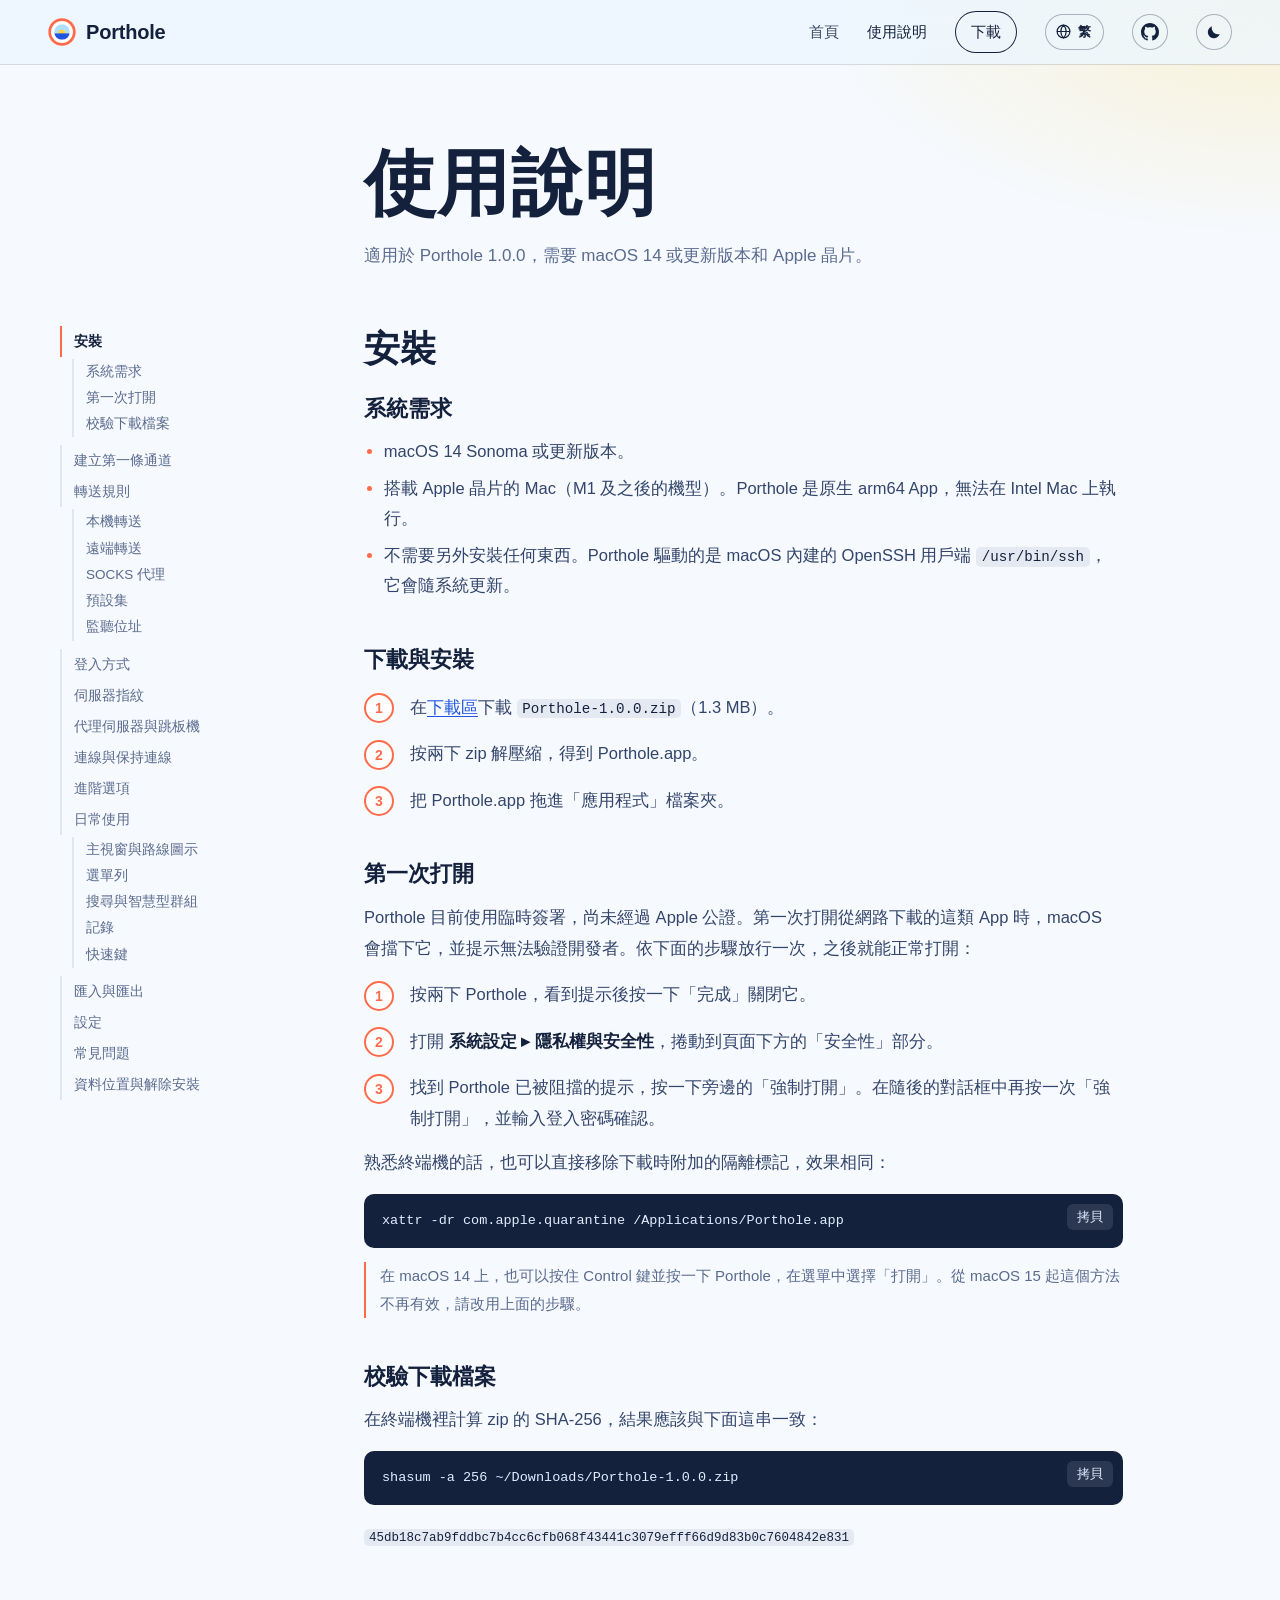
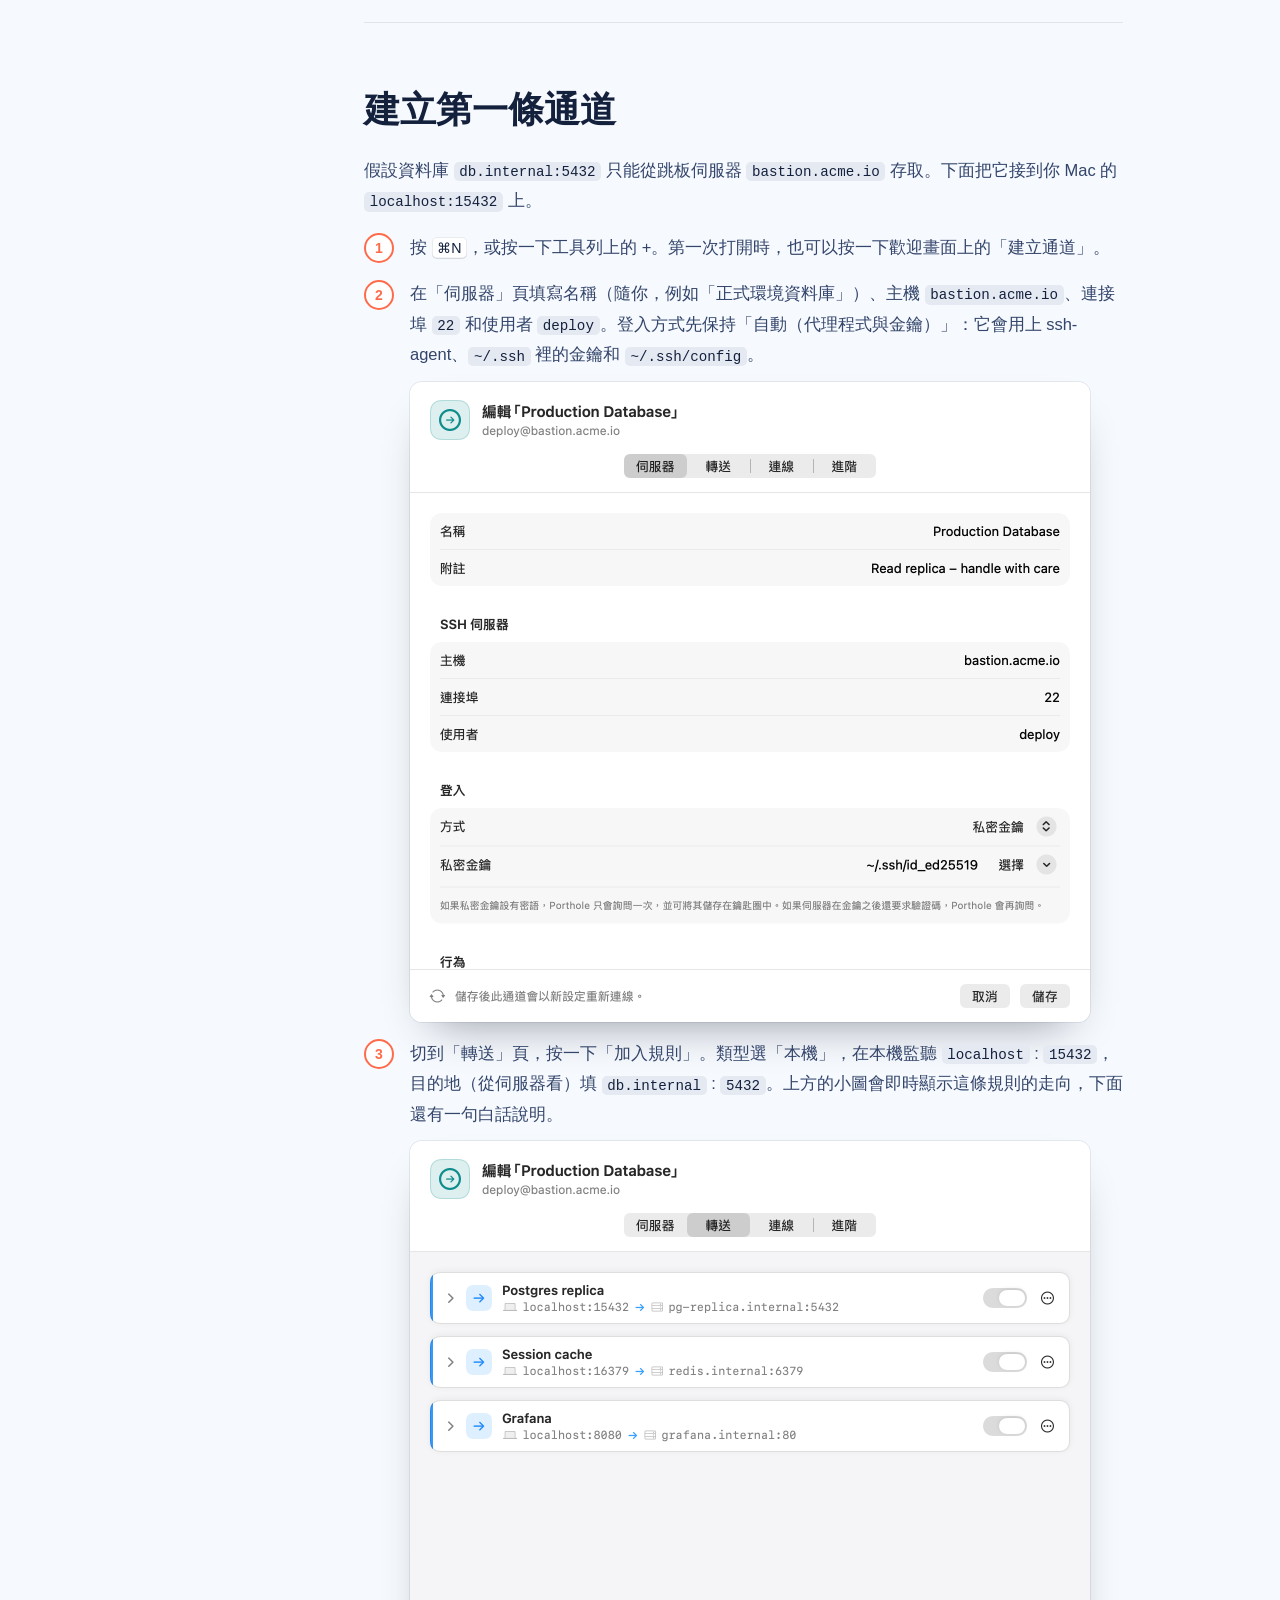
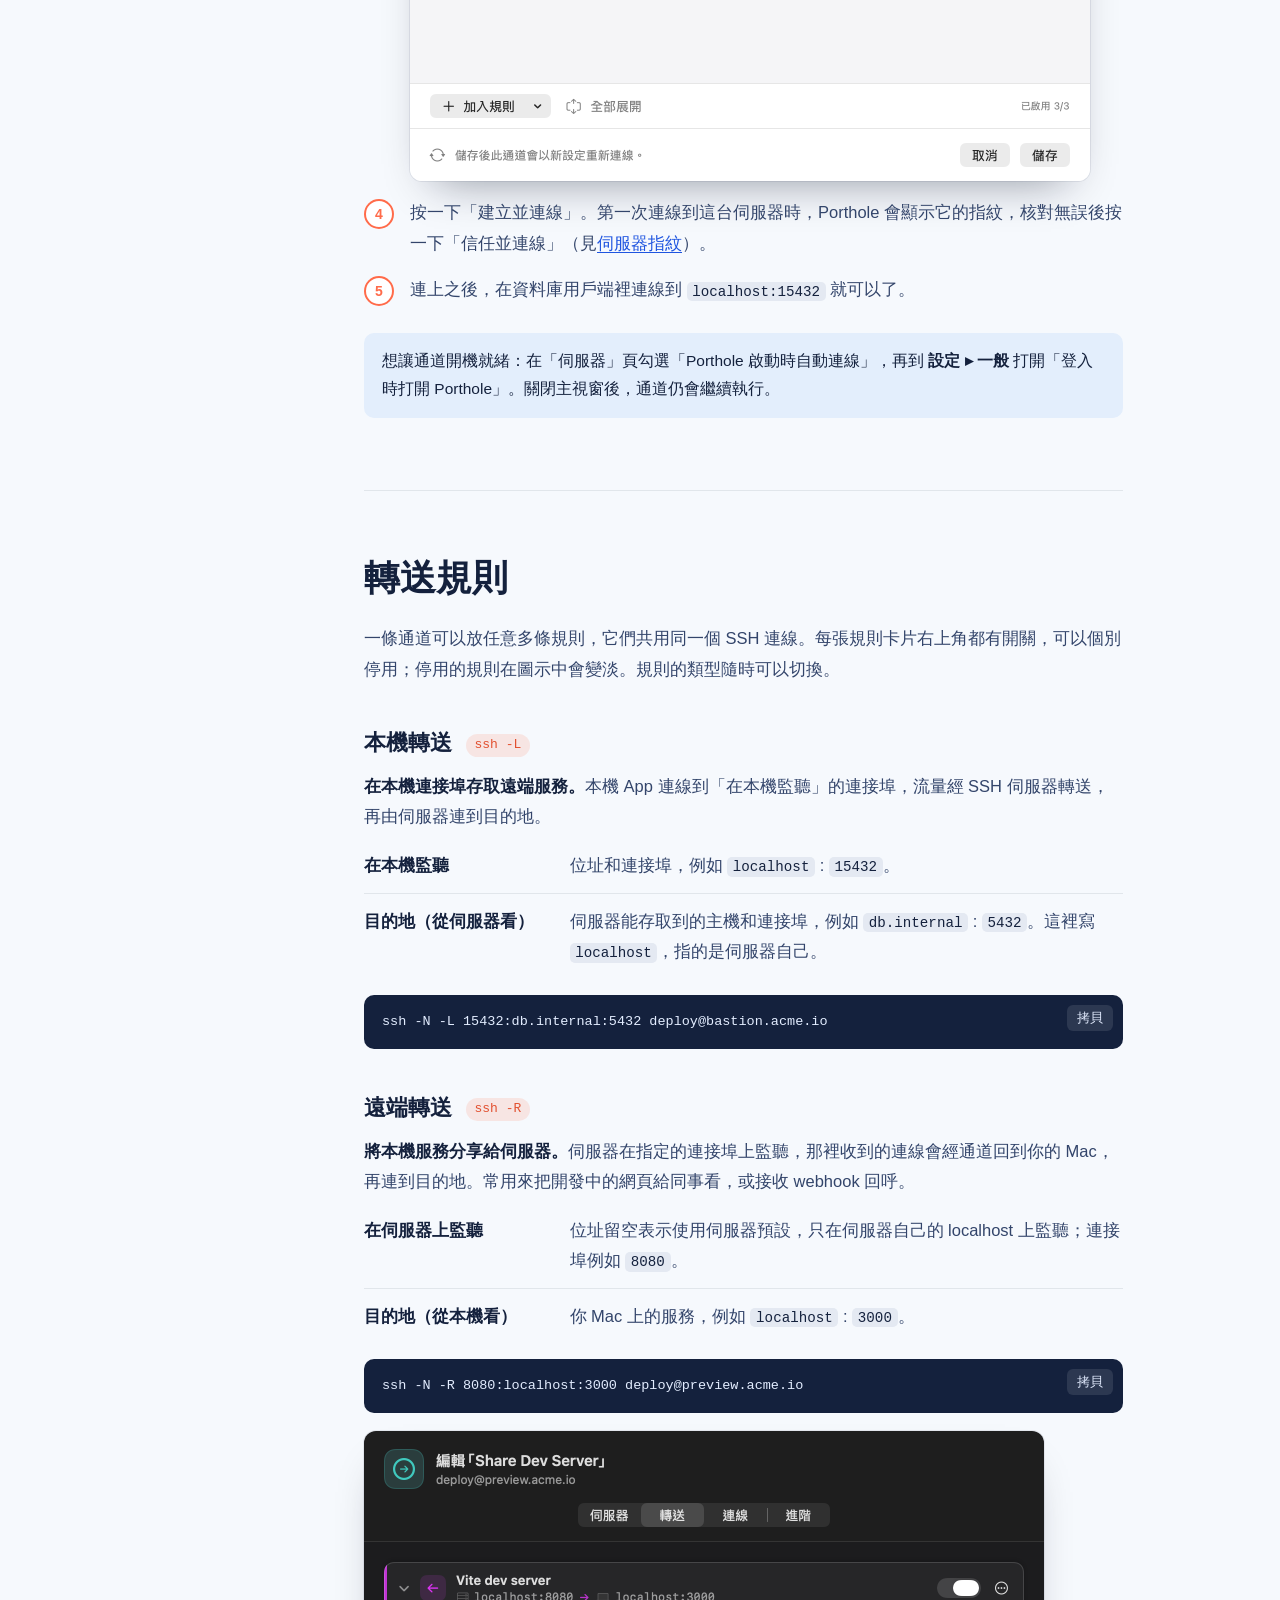
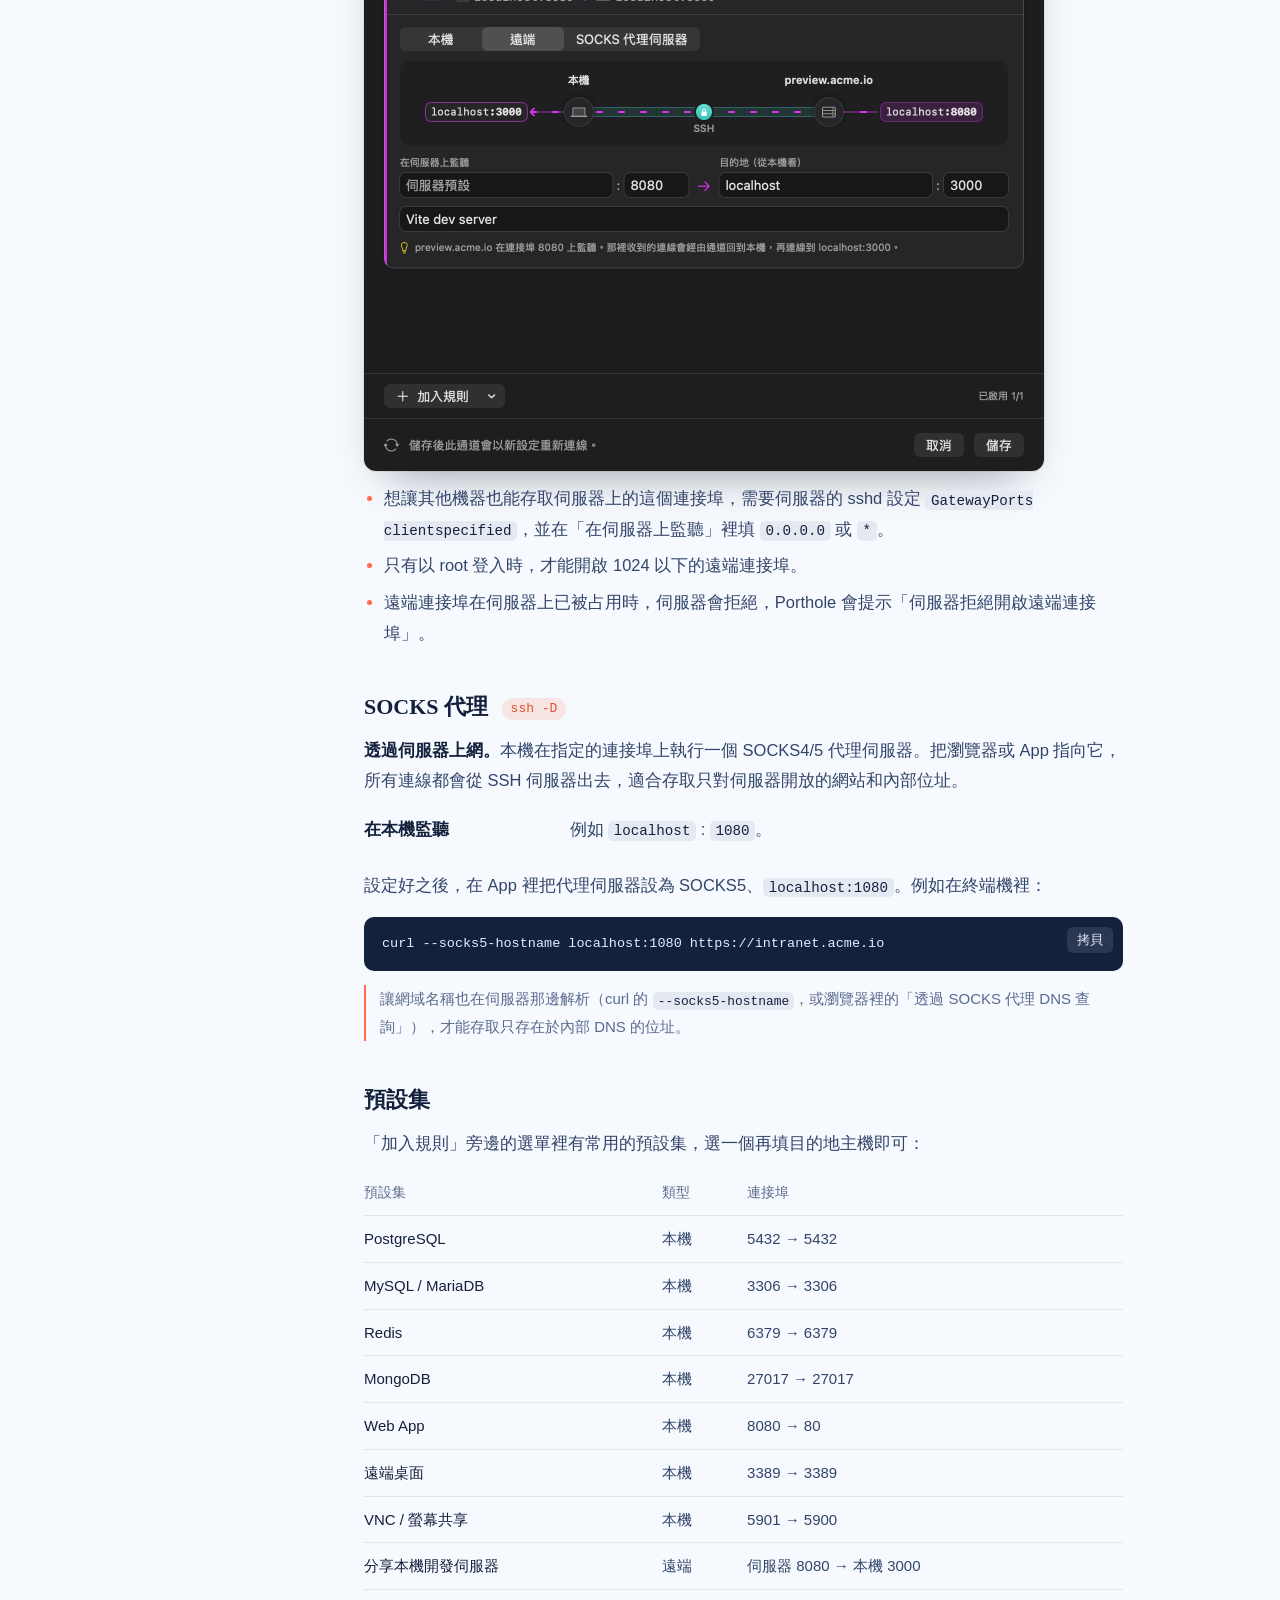
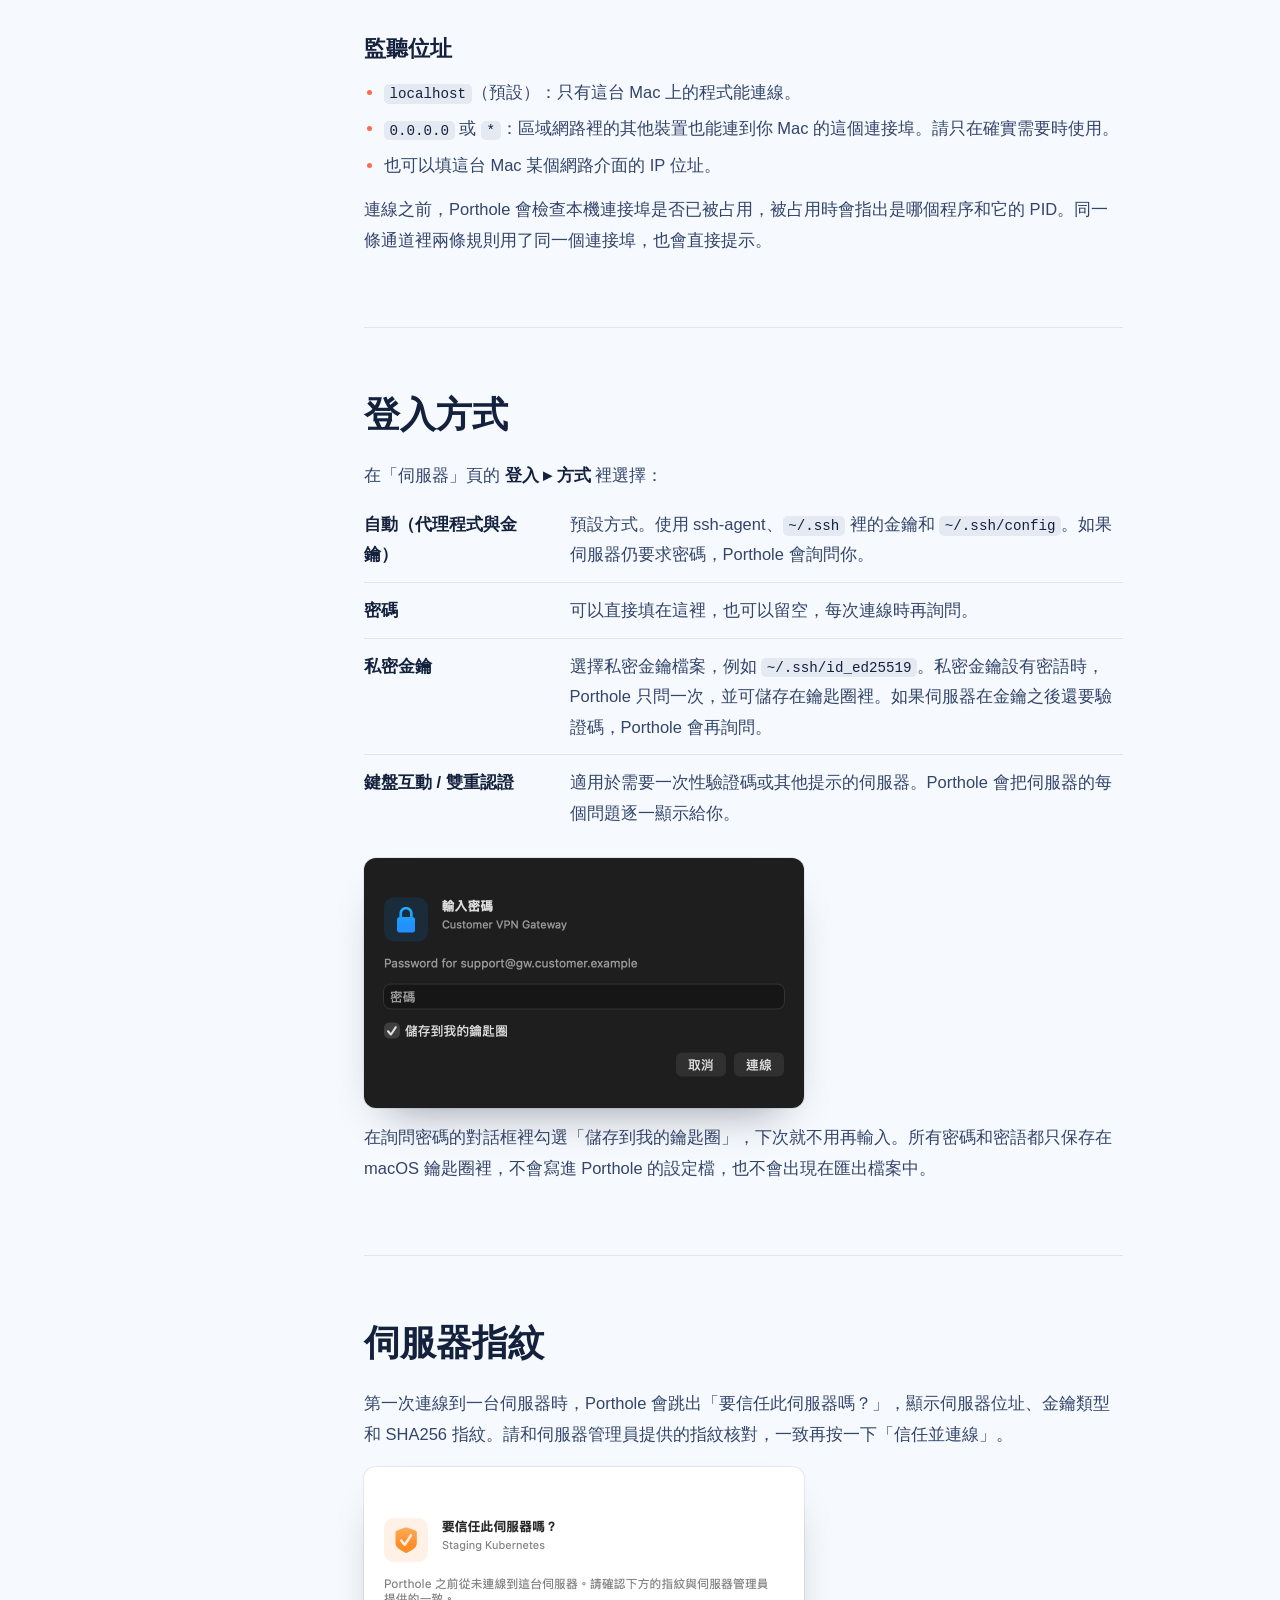
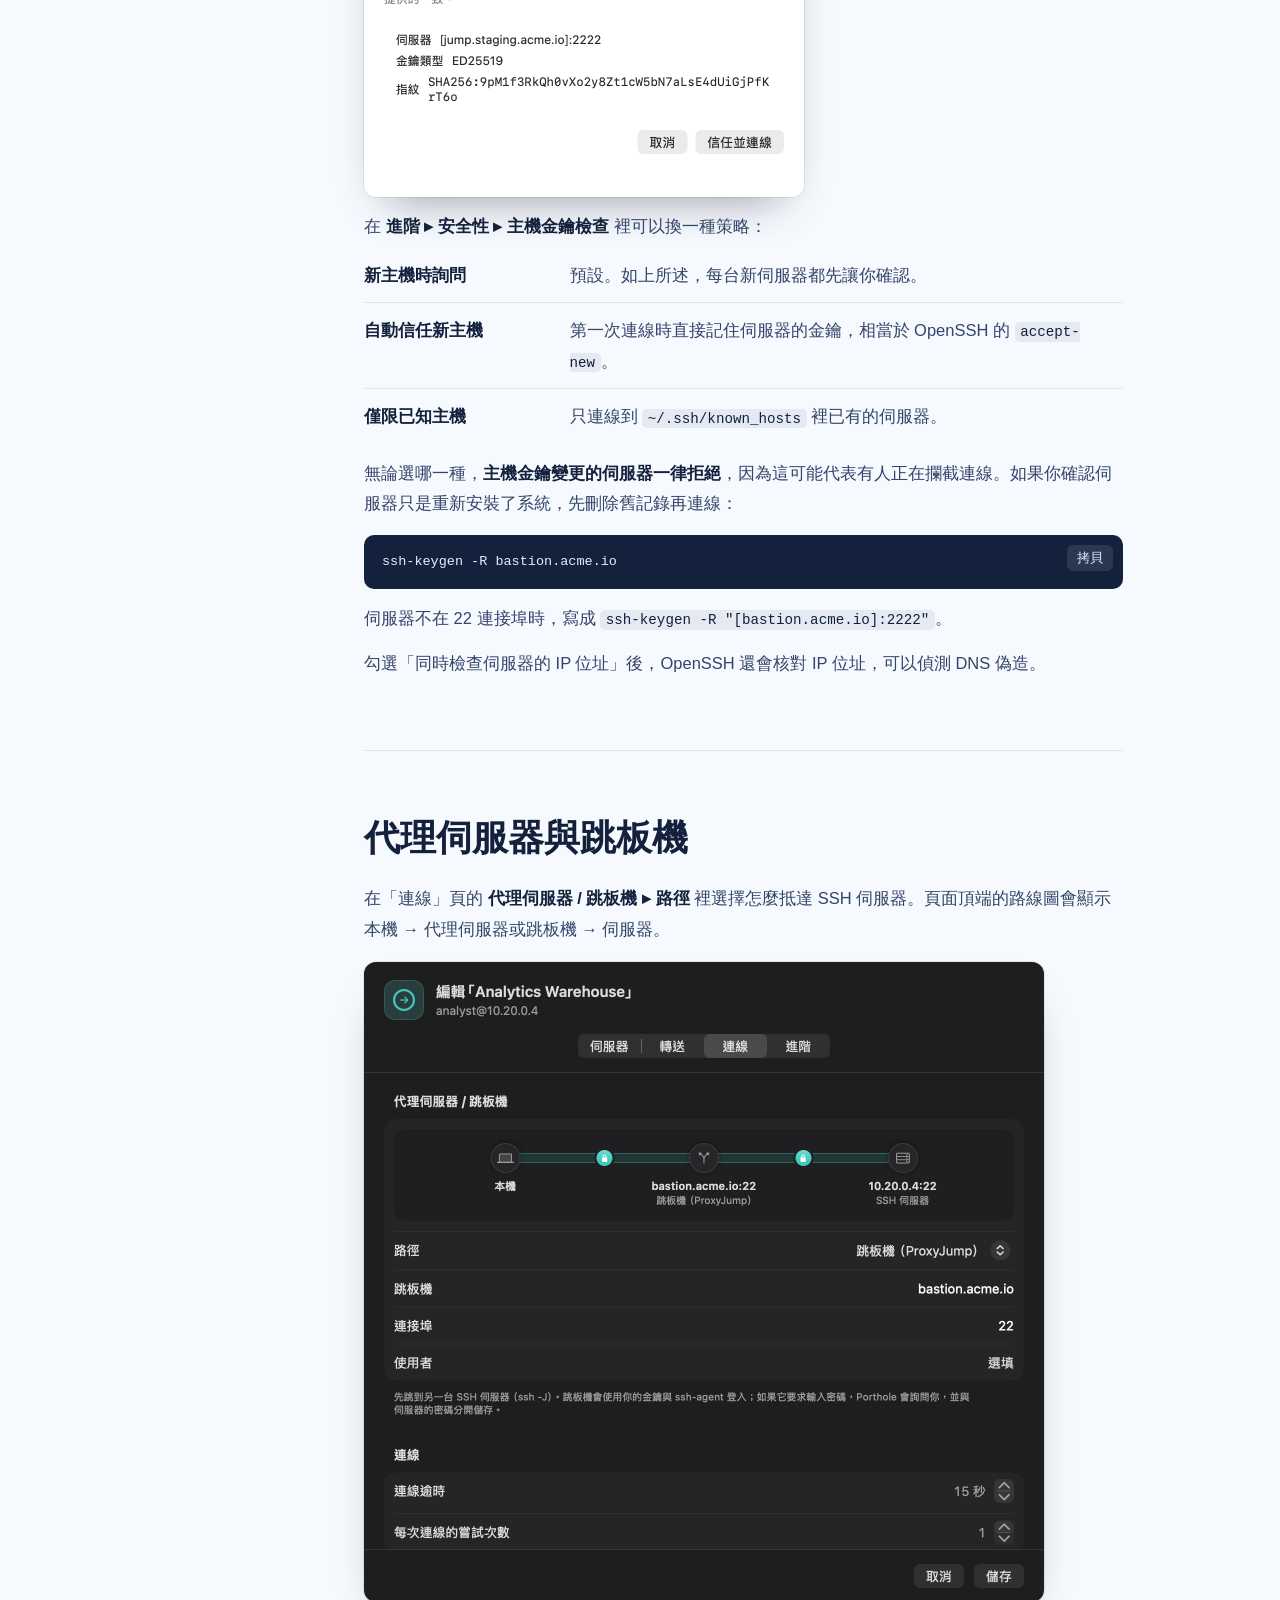
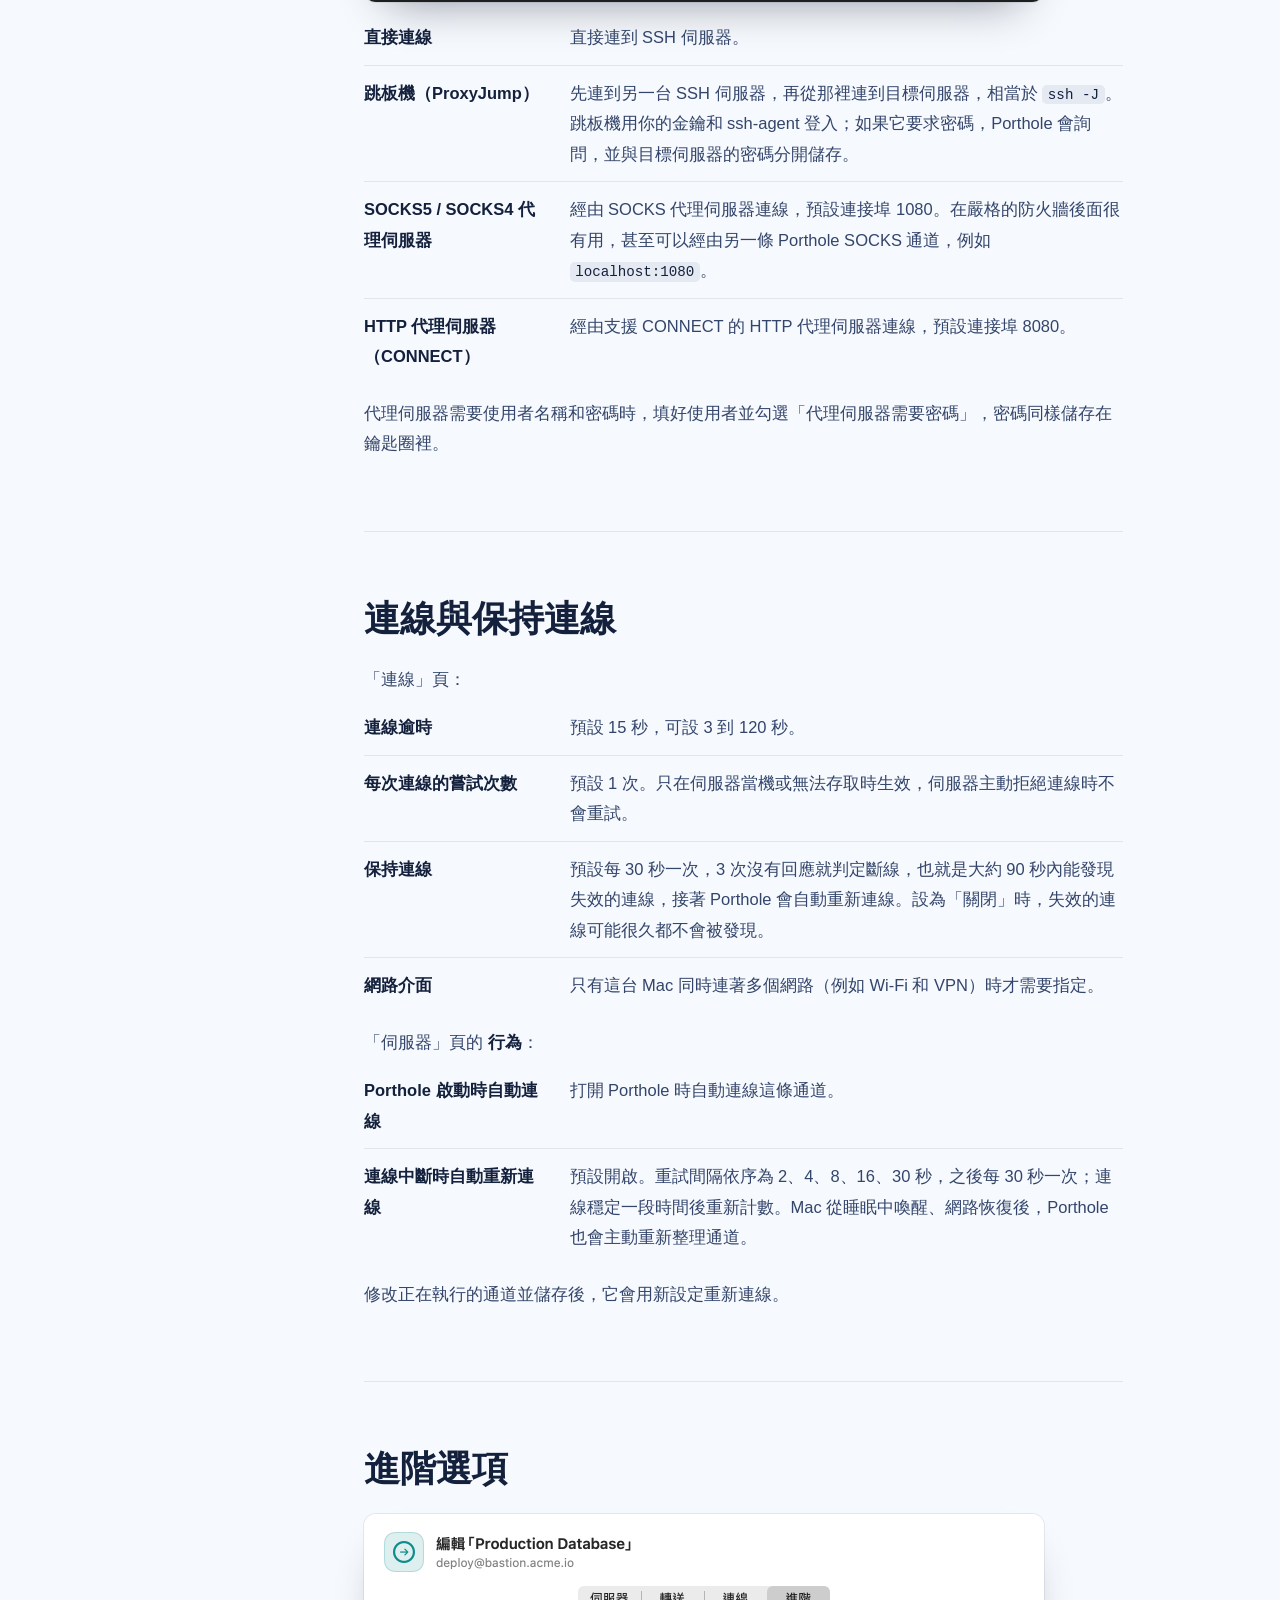
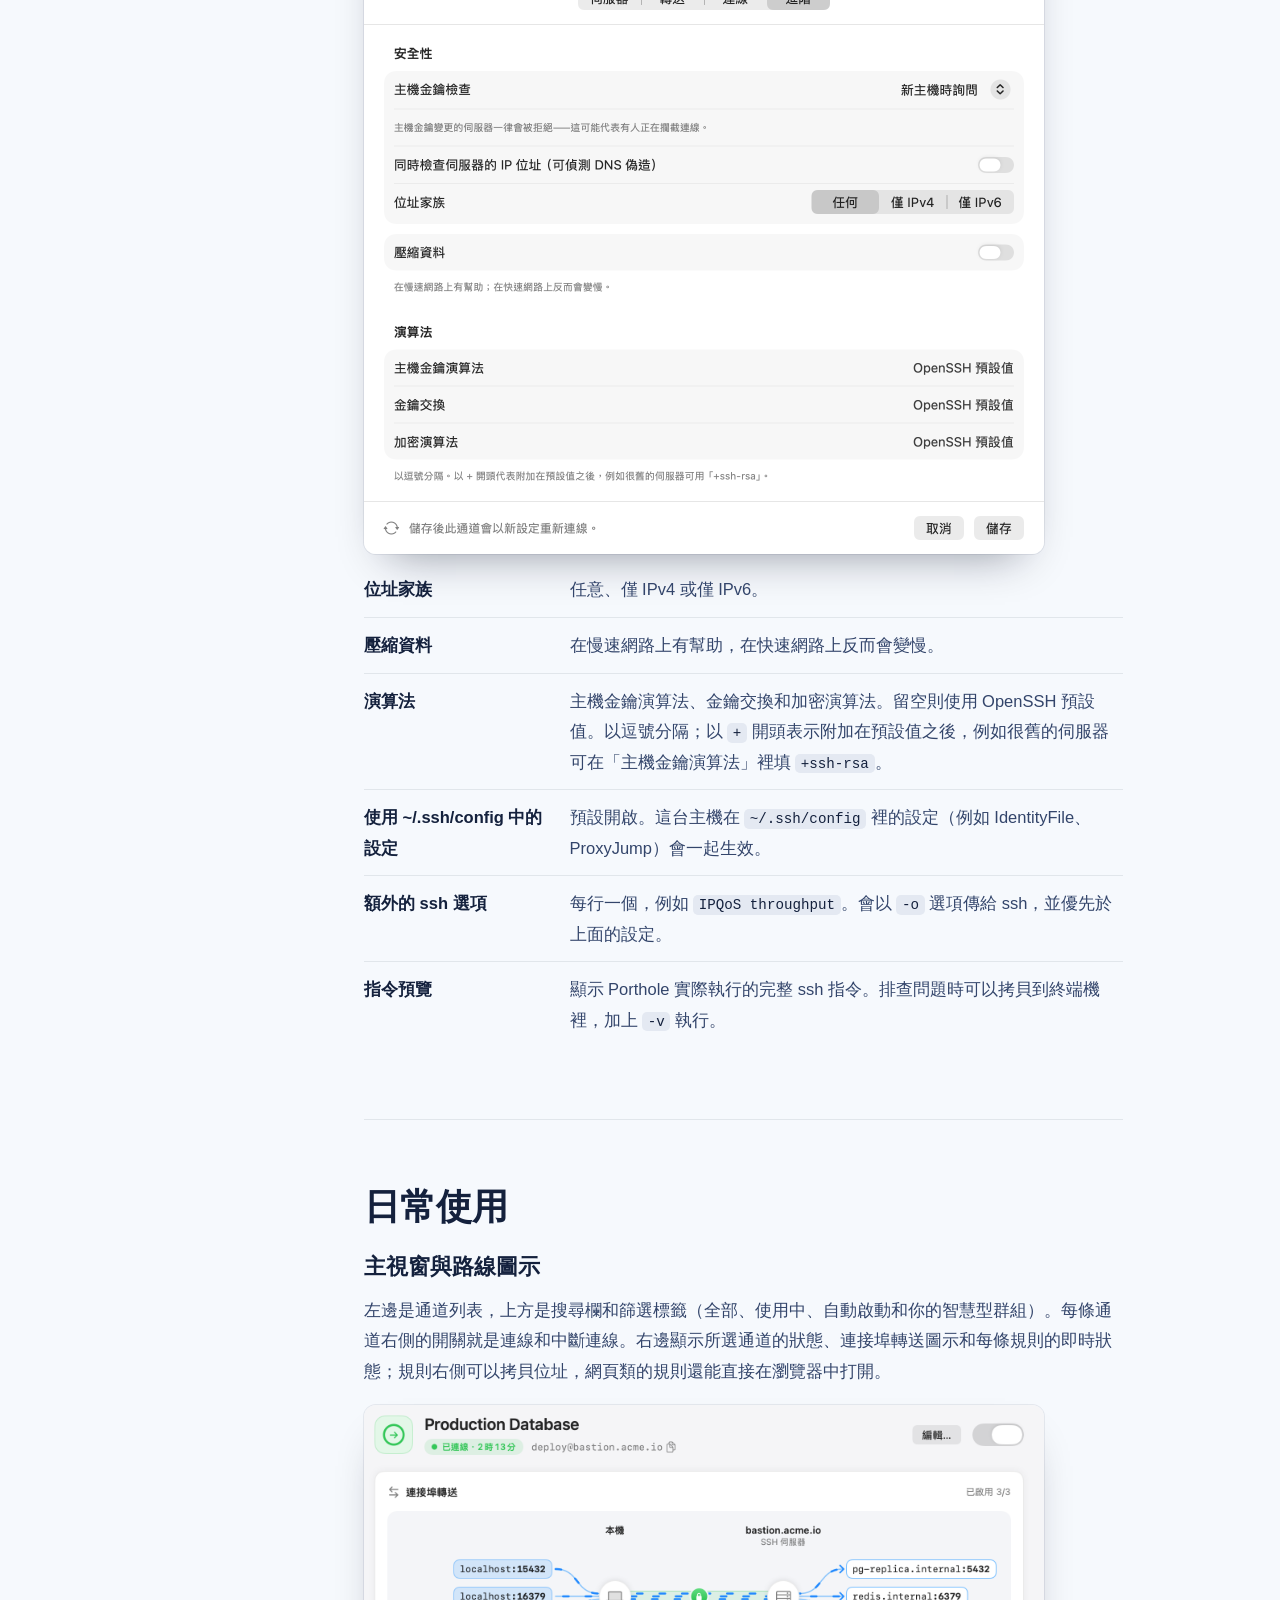
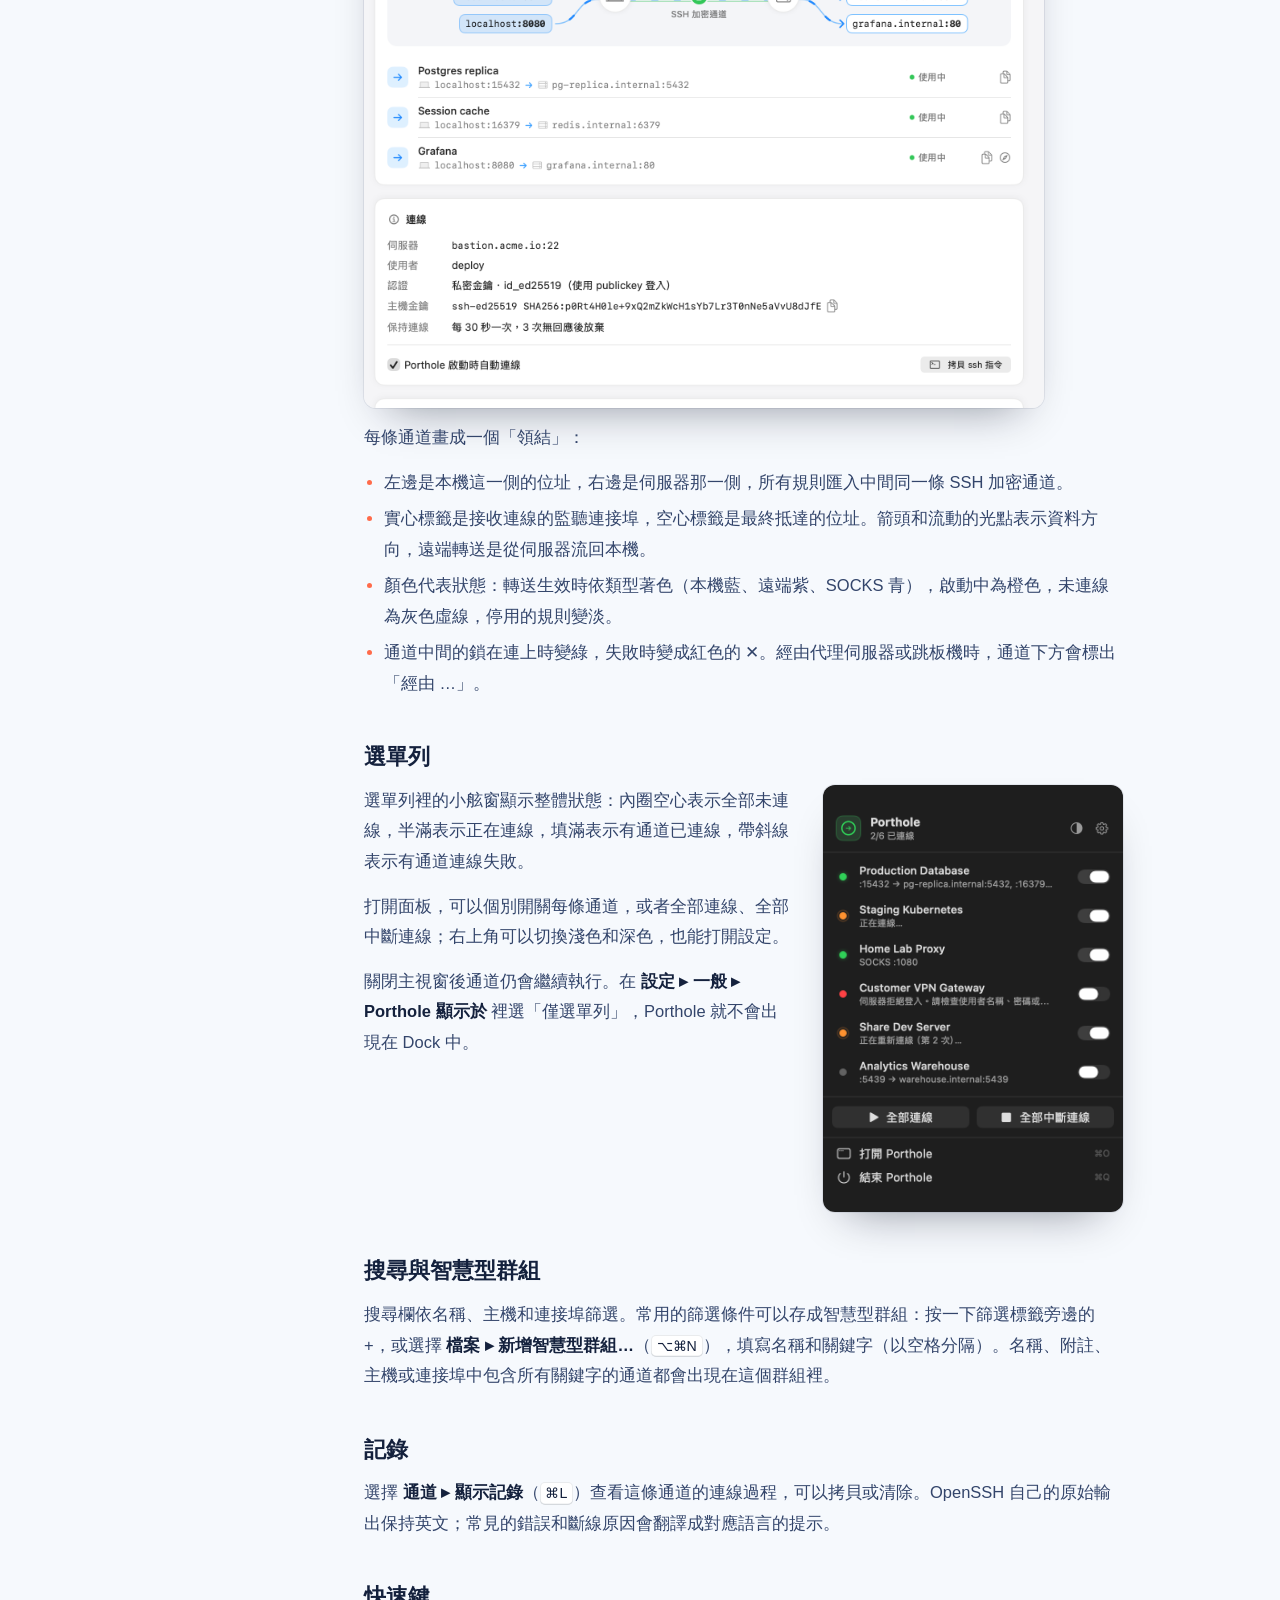
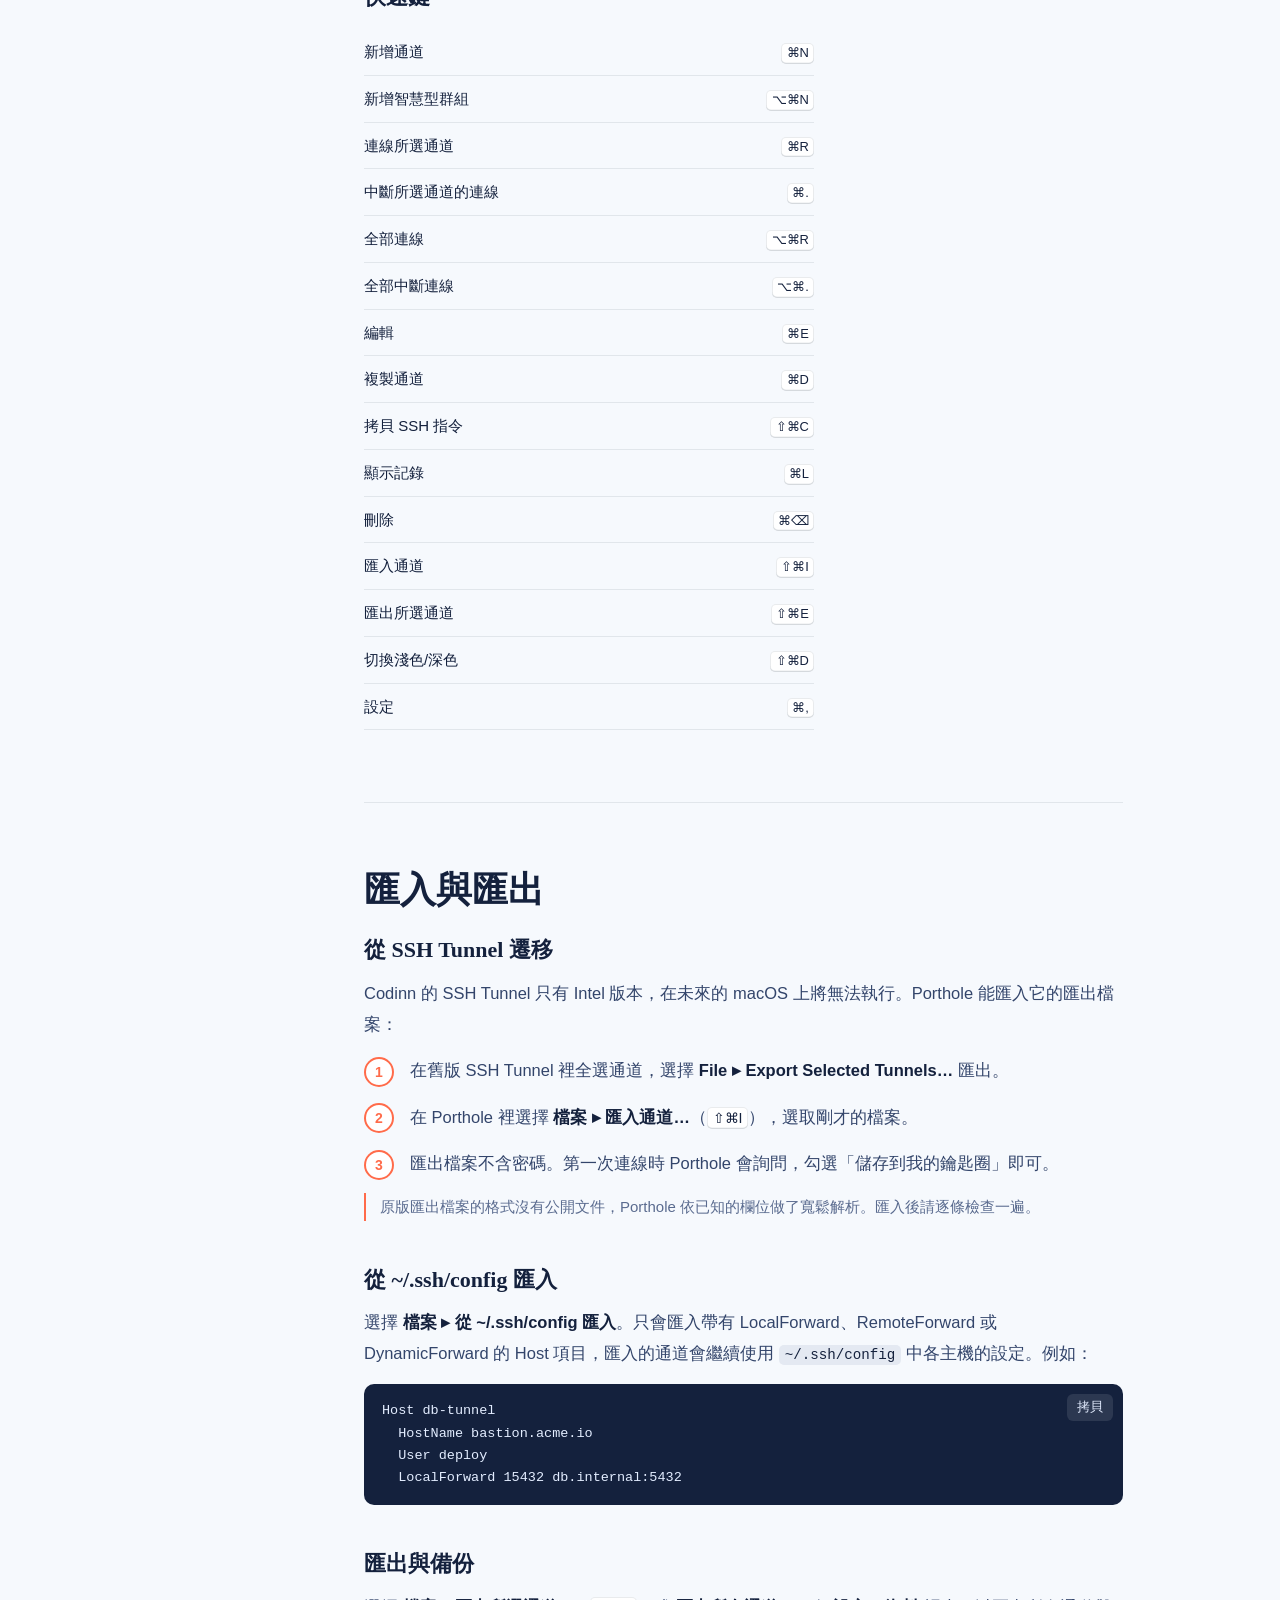
<file: website/zh-hant/docs.html>
<!doctype html>
<html lang="zh-Hant">
<head>
  <meta charset="utf-8">
  <meta name="viewport" content="width=device-width, initial-scale=1, viewport-fit=cover">
  <title>使用說明 · Porthole 舷窗</title>
  <meta name="description" content="Porthole 使用說明：安裝與第一次打開、建立通道、本機/遠端/SOCKS 轉送規則、登入方式、伺服器指紋、代理伺服器與跳板機、匯入匯出、設定和常見問題。">
  <meta name="theme-color" content="#061331">
  <link rel="alternate" hreflang="zh-Hans" href="../zh-hans/docs.html">
  <link rel="alternate" hreflang="zh-Hant" href="docs.html">
  <link rel="alternate" hreflang="en" href="../docs.html">
  <link rel="alternate" hreflang="x-default" href="../docs.html">
  <link rel="icon" type="image/svg+xml" href="../assets/img/logo.svg">
  <link rel="icon" type="image/png" href="../assets/img/favicon-64.png">
  <link rel="apple-touch-icon" href="../assets/img/apple-touch-icon.png">
  <link rel="stylesheet" href="../assets/css/base.css">
  <link rel="stylesheet" href="../assets/css/docs.css">
  <script>(function(){var d=document.documentElement,t;try{t=localStorage.getItem('porthole-theme')}catch(e){}if(t!=='light'&&t!=='dark')t=matchMedia('(prefers-color-scheme: light)').matches?'light':'dark';d.dataset.theme=t;d.classList.add('js')})();</script>
</head>
<body class="docs">
  <a class="skip" href="#content">跳到正文</a>

  <header class="nav is-solid" id="nav">
    <a class="brand" href="./" aria-label="Porthole 首頁">
      <img class="brand-mark" src="../assets/img/logo-mark.svg" alt="" width="28" height="28">
      <span class="brand-word">Porthole</span>
    </a>
    <nav class="nav-links" aria-label="主導覽">
      <a class="nav-secondary" href="./">首頁</a>
      <a href="docs.html" aria-current="page">使用說明</a>
      <a class="nav-download" href="./#download">下載</a>
      <details class="lang-menu">
        <summary aria-label="語言：繁體中文 · Language"><svg viewBox="0 0 24 24" aria-hidden="true"><g fill="none" stroke="currentColor" stroke-width="1.7" stroke-linecap="round"><circle cx="12" cy="12" r="9"/><path d="M3.2 12h17.6M12 3c2.5 2.5 3.8 5.5 3.8 9s-1.3 6.5-3.8 9c-2.5-2.5-3.8-5.5-3.8-9S9.5 5.5 12 3Z"/></g></svg><span>繁</span></summary>
        <ul class="lang-list">
          <li><a href="../docs.html" hreflang="en" lang="en" data-lang="en">English</a></li>
          <li><a href="../zh-hans/docs.html" hreflang="zh-Hans" lang="zh-Hans" data-lang="zh-hans">简体中文</a></li>
          <li><a href="docs.html" hreflang="zh-Hant" lang="zh-Hant" data-lang="zh-hant" aria-current="true">繁體中文</a></li>
        </ul>
      </details>
      <a class="nav-github" href="https://github.com/bryan31/porthole" aria-label="Porthole 的原始碼（GitHub）" title="GitHub"><svg viewBox="0 0 16 16" aria-hidden="true"><path fill="currentColor" d="M8 0c4.42 0 8 3.58 8 8a8.013 8.013 0 0 1-5.45 7.59c-.4.08-.55-.17-.55-.38 0-.27.01-1.13.01-2.2 0-.75-.25-1.23-.54-1.48 1.78-.2 3.65-.88 3.65-3.95 0-.88-.31-1.59-.82-2.15.08-.2.36-1.02-.08-2.12 0 0-.67-.22-2.2.82-.64-.18-1.32-.27-2-.27-.68 0-1.36.09-2 .27-1.53-1.03-2.2-.82-2.2-.82-.44 1.1-.16 1.92-.08 2.12-.51.56-.82 1.28-.82 2.15 0 3.06 1.86 3.75 3.64 3.95-.23.2-.44.55-.51 1.07-.46.21-1.61.55-2.33-.66-.15-.24-.6-.83-1.23-.82-.67.01-.27.38.01.53.34.19.73.9.82 1.13.16.45.68 1.31 2.69.94 0 .67.01 1.3.01 1.49 0 .21-.15.45-.55.38A7.995 7.995 0 0 1 0 8c0-4.42 3.58-8 8-8Z"/></svg></a>
      <button class="theme-toggle" type="button" aria-label="切換主題">
        <svg class="i-sun" viewBox="0 0 24 24" aria-hidden="true"><circle cx="12" cy="12" r="4.3" fill="currentColor"/><path d="M12 2.6v2.3M12 19.1v2.3M2.6 12h2.3M19.1 12h2.3M5.4 5.4l1.6 1.6M17 17l1.6 1.6M5.4 18.6 7 17M17 7l1.6-1.6" stroke="currentColor" stroke-width="1.8" stroke-linecap="round"/></svg>
        <svg class="i-moon" viewBox="0 0 24 24" aria-hidden="true"><path d="M19.6 14.6A8.1 8.1 0 0 1 9.4 4.4a8.1 8.1 0 1 0 10.2 10.2Z" fill="currentColor"/></svg>
      </button>
    </nav>
  </header>

  <div class="docs-head">
    <div class="docs-head-inner">
      <h1>使用說明</h1>
      <p>適用於 Porthole <span data-release="version">1.0.0</span>，需要 macOS 14 或更新版本和 Apple 晶片。</p>
    </div>
  </div>

  <div class="docs-layout">
    <nav class="toc" aria-label="目錄">
      <details open id="toc-details">
        <summary>目錄</summary>
        <ol>
          <li><a href="#install">安裝</a>
            <ol>
              <li><a href="#requirements">系統需求</a></li>
              <li><a href="#first-launch">第一次打開</a></li>
              <li><a href="#verify">校驗下載檔案</a></li>
            </ol>
          </li>
          <li><a href="#first-tunnel">建立第一條通道</a></li>
          <li><a href="#rules">轉送規則</a>
            <ol>
              <li><a href="#rule-local">本機轉送</a></li>
              <li><a href="#rule-remote">遠端轉送</a></li>
              <li><a href="#rule-socks">SOCKS 代理</a></li>
              <li><a href="#presets">預設集</a></li>
              <li><a href="#bind">監聽位址</a></li>
            </ol>
          </li>
          <li><a href="#signin">登入方式</a></li>
          <li><a href="#hostkey">伺服器指紋</a></li>
          <li><a href="#proxy">代理伺服器與跳板機</a></li>
          <li><a href="#connection">連線與保持連線</a></li>
          <li><a href="#advanced">進階選項</a></li>
          <li><a href="#daily">日常使用</a>
            <ol>
              <li><a href="#main-window">主視窗與路線圖示</a></li>
              <li><a href="#menubar">選單列</a></li>
              <li><a href="#groups">搜尋與智慧型群組</a></li>
              <li><a href="#log">記錄</a></li>
              <li><a href="#shortcuts">快速鍵</a></li>
            </ol>
          </li>
          <li><a href="#import-export">匯入與匯出</a></li>
          <li><a href="#settings">設定</a></li>
          <li><a href="#faq">常見問題</a></li>
          <li><a href="#data">資料位置與解除安裝</a></li>
        </ol>
      </details>
    </nav>

    <main class="doc" id="content">

      <!-- ============ Install ============ -->
      <section id="install">
        <h2>安裝</h2>

        <h3 id="requirements">系統需求</h3>
        <ul>
          <li>macOS 14 Sonoma 或更新版本。</li>
          <li>搭載 Apple 晶片的 Mac（M1 及之後的機型）。Porthole 是原生 arm64 App，無法在 Intel Mac 上執行。</li>
          <li>不需要另外安裝任何東西。Porthole 驅動的是 macOS 內建的 OpenSSH 用戶端 <code>/usr/bin/ssh</code>，它會隨系統更新。</li>
        </ul>

        <h3 id="download-install">下載與安裝</h3>
        <ol class="steps">
          <li>在<a href="./#download">下載區</a>下載 <code>Porthole-<span data-release="version">1.0.0</span>.zip</code>（<span data-release="size">1.3 MB</span>）。</li>
          <li>按兩下 zip 解壓縮，得到 Porthole.app。</li>
          <li>把 Porthole.app 拖進「應用程式」檔案夾。</li>
        </ol>

        <h3 id="first-launch">第一次打開</h3>
        <p>Porthole 目前使用臨時簽署，尚未經過 Apple 公證。第一次打開從網路下載的這類 App 時，macOS 會擋下它，並提示無法驗證開發者。依下面的步驟放行一次，之後就能正常打開：</p>
        <ol class="steps">
          <li>按兩下 Porthole，看到提示後按一下「完成」關閉它。</li>
          <li>打開 <b>系統設定 ▸ 隱私權與安全性</b>，捲動到頁面下方的「安全性」部分。</li>
          <li>找到 Porthole 已被阻擋的提示，按一下旁邊的「強制打開」。在隨後的對話框中再按一次「強制打開」，並輸入登入密碼確認。</li>
        </ol>
        <p>熟悉終端機的話，也可以直接移除下載時附加的隔離標記，效果相同：</p>
        <pre><code>xattr -dr com.apple.quarantine /Applications/Porthole.app</code></pre>
        <p class="note">在 macOS 14 上，也可以按住 Control 鍵並按一下 Porthole，在選單中選擇「打開」。從 macOS 15 起這個方法不再有效，請改用上面的步驟。</p>

        <h3 id="verify">校驗下載檔案</h3>
        <p>在終端機裡計算 zip 的 SHA-256，結果應該與下面這串一致：</p>
        <pre><code>shasum -a 256 ~/Downloads/Porthole-<span data-release="version">1.0.0</span>.zip</code></pre>
        <p class="sha-line"><code data-release="sha256">45db18c7ab9fddbc7b4cc6cfb068f43441c3079efff66d9d83b0c7604842e831</code></p>
      </section>

      <!-- ============ First tunnel ============ -->
      <section id="first-tunnel">
        <h2>建立第一條通道</h2>
        <p>假設資料庫 <code>db.internal:5432</code> 只能從跳板伺服器 <code>bastion.acme.io</code> 存取。下面把它接到你 Mac 的 <code>localhost:15432</code> 上。</p>
        <ol class="steps">
          <li>
            <p>按 <kbd>⌘N</kbd>，或按一下工具列上的 +。第一次打開時，也可以按一下歡迎畫面上的「建立通道」。</p>
          </li>
          <li>
            <p>在「伺服器」頁填寫名稱（隨你，例如「正式環境資料庫」）、主機 <code>bastion.acme.io</code>、連接埠 <code>22</code> 和使用者 <code>deploy</code>。登入方式先保持「自動（代理程式與金鑰）」：它會用上 ssh-agent、<code>~/.ssh</code> 裡的金鑰和 <code>~/.ssh/config</code>。</p>
            <figure class="shot"><img src="../assets/img/shots/zh-hant/editor-server.webp" alt="編輯器的伺服器頁：名稱、附註、主機、連接埠、使用者和登入方式" width="680" height="640" loading="lazy"></figure>
          </li>
          <li>
            <p>切到「轉送」頁，按一下「加入規則」。類型選「本機」，在本機監聽 <code>localhost</code> : <code>15432</code>，目的地（從伺服器看）填 <code>db.internal</code> : <code>5432</code>。上方的小圖會即時顯示這條規則的走向，下面還有一句白話說明。</p>
            <figure class="shot"><img src="../assets/img/shots/zh-hant/editor-forwarding.webp" alt="編輯器的轉送頁：三條本機規則，各有一個開關" width="680" height="640" loading="lazy"></figure>
          </li>
          <li>
            <p>按一下「建立並連線」。第一次連線到這台伺服器時，Porthole 會顯示它的指紋，核對無誤後按一下「信任並連線」（見<a href="#hostkey">伺服器指紋</a>）。</p>
          </li>
          <li>
            <p>連上之後，在資料庫用戶端裡連線到 <code>localhost:15432</code> 就可以了。</p>
          </li>
        </ol>
        <p class="tip">想讓通道開機就緒：在「伺服器」頁勾選「Porthole 啟動時自動連線」，再到 <b>設定 ▸ 一般</b> 打開「登入時打開 Porthole」。關閉主視窗後，通道仍會繼續執行。</p>
      </section>

      <!-- ============ Rules ============ -->
      <section id="rules">
        <h2>轉送規則</h2>
        <p>一條通道可以放任意多條規則，它們共用同一個 SSH 連線。每張規則卡片右上角都有開關，可以個別停用；停用的規則在圖示中會變淡。規則的類型隨時可以切換。</p>

        <h3 id="rule-local">本機轉送 <span class="flag">ssh -L</span></h3>
        <p><b>在本機連接埠存取遠端服務。</b>本機 App 連線到「在本機監聽」的連接埠，流量經 SSH 伺服器轉送，再由伺服器連到目的地。</p>
        <dl class="fields">
          <div><dt>在本機監聽</dt><dd>位址和連接埠，例如 <code>localhost</code> : <code>15432</code>。</dd></div>
          <div><dt>目的地（從伺服器看）</dt><dd>伺服器能存取到的主機和連接埠，例如 <code>db.internal</code> : <code>5432</code>。這裡寫 <code>localhost</code>，指的是伺服器自己。</dd></div>
        </dl>
        <pre><code>ssh -N -L 15432:db.internal:5432 deploy@bastion.acme.io</code></pre>

        <h3 id="rule-remote">遠端轉送 <span class="flag">ssh -R</span></h3>
        <p><b>將本機服務分享給伺服器。</b>伺服器在指定的連接埠上監聽，那裡收到的連線會經通道回到你的 Mac，再連到目的地。常用來把開發中的網頁給同事看，或接收 webhook 回呼。</p>
        <dl class="fields">
          <div><dt>在伺服器上監聽</dt><dd>位址留空表示使用伺服器預設，只在伺服器自己的 localhost 上監聽；連接埠例如 <code>8080</code>。</dd></div>
          <div><dt>目的地（從本機看）</dt><dd>你 Mac 上的服務，例如 <code>localhost</code> : <code>3000</code>。</dd></div>
        </dl>
        <pre><code>ssh -N -R 8080:localhost:3000 deploy@preview.acme.io</code></pre>
        <figure class="shot"><img src="../assets/img/shots/zh-hant/editor-forwarding-remote.webp" alt="一條遠端規則：preview.acme.io 在 8080 上監聽，連線回到本機的 localhost:3000" width="680" height="640" loading="lazy"></figure>
        <ul>
          <li>想讓其他機器也能存取伺服器上的這個連接埠，需要伺服器的 sshd 設定 <code>GatewayPorts clientspecified</code>，並在「在伺服器上監聽」裡填 <code>0.0.0.0</code> 或 <code>*</code>。</li>
          <li>只有以 root 登入時，才能開啟 1024 以下的遠端連接埠。</li>
          <li>遠端連接埠在伺服器上已被占用時，伺服器會拒絕，Porthole 會提示「伺服器拒絕開啟遠端連接埠」。</li>
        </ul>

        <h3 id="rule-socks">SOCKS 代理 <span class="flag">ssh -D</span></h3>
        <p><b>透過伺服器上網。</b>本機在指定的連接埠上執行一個 SOCKS4/5 代理伺服器。把瀏覽器或 App 指向它，所有連線都會從 SSH 伺服器出去，適合存取只對伺服器開放的網站和內部位址。</p>
        <dl class="fields">
          <div><dt>在本機監聽</dt><dd>例如 <code>localhost</code> : <code>1080</code>。</dd></div>
        </dl>
        <p>設定好之後，在 App 裡把代理伺服器設為 SOCKS5、<code>localhost:1080</code>。例如在終端機裡：</p>
        <pre><code>curl --socks5-hostname localhost:1080 https://intranet.acme.io</code></pre>
        <p class="note">讓網域名稱也在伺服器那邊解析（curl 的 <code>--socks5-hostname</code>，或瀏覽器裡的「透過 SOCKS 代理 DNS 查詢」），才能存取只存在於內部 DNS 的位址。</p>

        <h3 id="presets">預設集</h3>
        <p>「加入規則」旁邊的選單裡有常用的預設集，選一個再填目的地主機即可：</p>
        <table>
          <thead><tr><th>預設集</th><th>類型</th><th>連接埠</th></tr></thead>
          <tbody>
            <tr><td>PostgreSQL</td><td>本機</td><td>5432 → 5432</td></tr>
            <tr><td>MySQL / MariaDB</td><td>本機</td><td>3306 → 3306</td></tr>
            <tr><td>Redis</td><td>本機</td><td>6379 → 6379</td></tr>
            <tr><td>MongoDB</td><td>本機</td><td>27017 → 27017</td></tr>
            <tr><td>Web App</td><td>本機</td><td>8080 → 80</td></tr>
            <tr><td>遠端桌面</td><td>本機</td><td>3389 → 3389</td></tr>
            <tr><td>VNC / 螢幕共享</td><td>本機</td><td>5901 → 5900</td></tr>
            <tr><td>分享本機開發伺服器</td><td>遠端</td><td>伺服器 8080 → 本機 3000</td></tr>
          </tbody>
        </table>

        <h3 id="bind">監聽位址</h3>
        <ul>
          <li><code>localhost</code>（預設）：只有這台 Mac 上的程式能連線。</li>
          <li><code>0.0.0.0</code> 或 <code>*</code>：區域網路裡的其他裝置也能連到你 Mac 的這個連接埠。請只在確實需要時使用。</li>
          <li>也可以填這台 Mac 某個網路介面的 IP 位址。</li>
        </ul>
        <p>連線之前，Porthole 會檢查本機連接埠是否已被占用，被占用時會指出是哪個程序和它的 PID。同一條通道裡兩條規則用了同一個連接埠，也會直接提示。</p>
      </section>

      <!-- ============ Sign in ============ -->
      <section id="signin">
        <h2>登入方式</h2>
        <p>在「伺服器」頁的 <b>登入 ▸ 方式</b> 裡選擇：</p>
        <dl class="fields">
          <div><dt>自動（代理程式與金鑰）</dt><dd>預設方式。使用 ssh-agent、<code>~/.ssh</code> 裡的金鑰和 <code>~/.ssh/config</code>。如果伺服器仍要求密碼，Porthole 會詢問你。</dd></div>
          <div><dt>密碼</dt><dd>可以直接填在這裡，也可以留空，每次連線時再詢問。</dd></div>
          <div><dt>私密金鑰</dt><dd>選擇私密金鑰檔案，例如 <code>~/.ssh/id_ed25519</code>。私密金鑰設有密語時，Porthole 只問一次，並可儲存在鑰匙圈裡。如果伺服器在金鑰之後還要驗證碼，Porthole 會再詢問。</dd></div>
          <div><dt>鍵盤互動 / 雙重認證</dt><dd>適用於需要一次性驗證碼或其他提示的伺服器。Porthole 會把伺服器的每個問題逐一顯示給你。</dd></div>
        </dl>
        <figure class="shot shot-sm"><img src="../assets/img/shots/zh-hant/prompt-password.webp" alt="輸入密碼的對話框，帶有儲存到鑰匙圈的選項" width="440" height="250" loading="lazy"></figure>
        <p>在詢問密碼的對話框裡勾選「儲存到我的鑰匙圈」，下次就不用再輸入。所有密碼和密語都只保存在 macOS 鑰匙圈裡，不會寫進 Porthole 的設定檔，也不會出現在匯出檔案中。</p>
      </section>

      <!-- ============ Host key ============ -->
      <section id="hostkey">
        <h2>伺服器指紋</h2>
        <p>第一次連線到一台伺服器時，Porthole 會跳出「要信任此伺服器嗎？」，顯示伺服器位址、金鑰類型和 SHA256 指紋。請和伺服器管理員提供的指紋核對，一致再按一下「信任並連線」。</p>
        <figure class="shot shot-sm"><img src="../assets/img/shots/zh-hant/prompt-hostkey.webp" alt="要信任此伺服器嗎對話框：伺服器、金鑰類型和指紋" width="440" height="330" loading="lazy"></figure>
        <p>在 <b>進階 ▸ 安全性 ▸ 主機金鑰檢查</b> 裡可以換一種策略：</p>
        <dl class="fields">
          <div><dt>新主機時詢問</dt><dd>預設。如上所述，每台新伺服器都先讓你確認。</dd></div>
          <div><dt>自動信任新主機</dt><dd>第一次連線時直接記住伺服器的金鑰，相當於 OpenSSH 的 <code>accept-new</code>。</dd></div>
          <div><dt>僅限已知主機</dt><dd>只連線到 <code>~/.ssh/known_hosts</code> 裡已有的伺服器。</dd></div>
        </dl>
        <p>無論選哪一種，<b>主機金鑰變更的伺服器一律拒絕</b>，因為這可能代表有人正在攔截連線。如果你確認伺服器只是重新安裝了系統，先刪除舊記錄再連線：</p>
        <pre><code>ssh-keygen -R bastion.acme.io</code></pre>
        <p>伺服器不在 22 連接埠時，寫成 <code>ssh-keygen -R "[bastion.acme.io]:2222"</code>。</p>
        <p>勾選「同時檢查伺服器的 IP 位址」後，OpenSSH 還會核對 IP 位址，可以偵測 DNS 偽造。</p>
      </section>

      <!-- ============ Proxy ============ -->
      <section id="proxy">
        <h2>代理伺服器與跳板機</h2>
        <p>在「連線」頁的 <b>代理伺服器 / 跳板機 ▸ 路徑</b> 裡選擇怎麼抵達 SSH 伺服器。頁面頂端的路線圖會顯示 本機 → 代理伺服器或跳板機 → 伺服器。</p>
        <figure class="shot"><img src="../assets/img/shots/zh-hant/editor-connection-jump.webp" alt="連線頁：本機經由跳板機 bastion.acme.io 連到 10.20.0.4" width="680" height="640" loading="lazy"></figure>
        <dl class="fields">
          <div><dt>直接連線</dt><dd>直接連到 SSH 伺服器。</dd></div>
          <div><dt>跳板機（ProxyJump）</dt><dd>先連到另一台 SSH 伺服器，再從那裡連到目標伺服器，相當於 <code>ssh -J</code>。跳板機用你的金鑰和 ssh-agent 登入；如果它要求密碼，Porthole 會詢問，並與目標伺服器的密碼分開儲存。</dd></div>
          <div><dt>SOCKS5 / SOCKS4 代理伺服器</dt><dd>經由 SOCKS 代理伺服器連線，預設連接埠 1080。在嚴格的防火牆後面很有用，甚至可以經由另一條 Porthole SOCKS 通道，例如 <code>localhost:1080</code>。</dd></div>
          <div><dt>HTTP 代理伺服器（CONNECT）</dt><dd>經由支援 CONNECT 的 HTTP 代理伺服器連線，預設連接埠 8080。</dd></div>
        </dl>
        <p>代理伺服器需要使用者名稱和密碼時，填好使用者並勾選「代理伺服器需要密碼」，密碼同樣儲存在鑰匙圈裡。</p>
      </section>

      <!-- ============ Connection ============ -->
      <section id="connection">
        <h2>連線與保持連線</h2>
        <p>「連線」頁：</p>
        <dl class="fields">
          <div><dt>連線逾時</dt><dd>預設 15 秒，可設 3 到 120 秒。</dd></div>
          <div><dt>每次連線的嘗試次數</dt><dd>預設 1 次。只在伺服器當機或無法存取時生效，伺服器主動拒絕連線時不會重試。</dd></div>
          <div><dt>保持連線</dt><dd>預設每 30 秒一次，3 次沒有回應就判定斷線，也就是大約 90 秒內能發現失效的連線，接著 Porthole 會自動重新連線。設為「關閉」時，失效的連線可能很久都不會被發現。</dd></div>
          <div><dt>網路介面</dt><dd>只有這台 Mac 同時連著多個網路（例如 Wi-Fi 和 VPN）時才需要指定。</dd></div>
        </dl>
        <p>「伺服器」頁的 <b>行為</b>：</p>
        <dl class="fields">
          <div><dt>Porthole 啟動時自動連線</dt><dd>打開 Porthole 時自動連線這條通道。</dd></div>
          <div><dt>連線中斷時自動重新連線</dt><dd>預設開啟。重試間隔依序為 2、4、8、16、30 秒，之後每 30 秒一次；連線穩定一段時間後重新計數。Mac 從睡眠中喚醒、網路恢復後，Porthole 也會主動重新整理通道。</dd></div>
        </dl>
        <p>修改正在執行的通道並儲存後，它會用新設定重新連線。</p>
      </section>

      <!-- ============ Advanced ============ -->
      <section id="advanced">
        <h2>進階選項</h2>
        <figure class="shot"><img src="../assets/img/shots/zh-hant/editor-advanced.webp" alt="編輯器的進階頁：安全性、壓縮、演算法、OpenSSH 選項和指令預覽" width="680" height="640" loading="lazy"></figure>
        <dl class="fields">
          <div><dt>位址家族</dt><dd>任意、僅 IPv4 或僅 IPv6。</dd></div>
          <div><dt>壓縮資料</dt><dd>在慢速網路上有幫助，在快速網路上反而會變慢。</dd></div>
          <div><dt>演算法</dt><dd>主機金鑰演算法、金鑰交換和加密演算法。留空則使用 OpenSSH 預設值。以逗號分隔；以 <code>+</code> 開頭表示附加在預設值之後，例如很舊的伺服器可在「主機金鑰演算法」裡填 <code>+ssh-rsa</code>。</dd></div>
          <div><dt>使用 ~/.ssh/config 中的設定</dt><dd>預設開啟。這台主機在 <code>~/.ssh/config</code> 裡的設定（例如 IdentityFile、ProxyJump）會一起生效。</dd></div>
          <div><dt>額外的 ssh 選項</dt><dd>每行一個，例如 <code>IPQoS throughput</code>。會以 <code>-o</code> 選項傳給 ssh，並優先於上面的設定。</dd></div>
          <div><dt>指令預覽</dt><dd>顯示 Porthole 實際執行的完整 ssh 指令。排查問題時可以拷貝到終端機裡，加上 <code>-v</code> 執行。</dd></div>
        </dl>
      </section>

      <!-- ============ Daily use ============ -->
      <section id="daily">
        <h2>日常使用</h2>

        <h3 id="main-window">主視窗與路線圖示</h3>
        <p>左邊是通道列表，上方是搜尋欄和篩選標籤（全部、使用中、自動啟動和你的智慧型群組）。每條通道右側的開關就是連線和中斷連線。右邊顯示所選通道的狀態、連接埠轉送圖示和每條規則的即時狀態；規則右側可以拷貝位址，網頁類的規則還能直接在瀏覽器中打開。</p>
        <figure class="shot"><img src="../assets/img/shots/zh-hant/detail-light.webp" alt="主視窗右側：Production Database 已連線，連接埠轉送圖示和三條規則，下方是連線資訊" width="845" height="750" loading="lazy"></figure>
        <p>每條通道畫成一個「領結」：</p>
        <ul>
          <li>左邊是本機這一側的位址，右邊是伺服器那一側，所有規則匯入中間同一條 SSH 加密通道。</li>
          <li>實心標籤是接收連線的監聽連接埠，空心標籤是最終抵達的位址。箭頭和流動的光點表示資料方向，遠端轉送是從伺服器流回本機。</li>
          <li>顏色代表狀態：轉送生效時依類型著色（本機藍、遠端紫、SOCKS 青），啟動中為橙色，未連線為灰色虛線，停用的規則變淡。</li>
          <li>通道中間的鎖在連上時變綠，失敗時變成紅色的 ✕。經由代理伺服器或跳板機時，通道下方會標出「經由 …」。</li>
        </ul>

        <h3 id="menubar">選單列</h3>
        <div class="split">
          <div>
            <p>選單列裡的小舷窗顯示整體狀態：內圈空心表示全部未連線，半滿表示正在連線，填滿表示有通道已連線，帶斜線表示有通道連線失敗。</p>
            <p>打開面板，可以個別開關每條通道，或者全部連線、全部中斷連線；右上角可以切換淺色和深色，也能打開設定。</p>
            <p>關閉主視窗後通道仍會繼續執行。在 <b>設定 ▸ 一般 ▸ Porthole 顯示於</b> 裡選「僅選單列」，Porthole 就不會出現在 Dock 中。</p>
          </div>
          <figure class="shot shot-menubar"><img src="../assets/img/shots/zh-hant/menubar.webp" alt="選單列面板：六條通道及狀態，下方是全部連線和全部中斷連線" width="330" height="470" loading="lazy"></figure>
        </div>

        <h3 id="groups">搜尋與智慧型群組</h3>
        <p>搜尋欄依名稱、主機和連接埠篩選。常用的篩選條件可以存成智慧型群組：按一下篩選標籤旁邊的 +，或選擇 <b>檔案 ▸ 新增智慧型群組…</b>（<kbd>⌥⌘N</kbd>），填寫名稱和關鍵字（以空格分隔）。名稱、附註、主機或連接埠中包含所有關鍵字的通道都會出現在這個群組裡。</p>

        <h3 id="log">記錄</h3>
        <p>選擇 <b>通道 ▸ 顯示記錄</b>（<kbd>⌘L</kbd>）查看這條通道的連線過程，可以拷貝或清除。OpenSSH 自己的原始輸出保持英文；常見的錯誤和斷線原因會翻譯成對應語言的提示。</p>

        <h3 id="shortcuts">快速鍵</h3>
        <table class="keys">
          <tbody>
            <tr><td>新增通道</td><td><kbd>⌘N</kbd></td></tr>
            <tr><td>新增智慧型群組</td><td><kbd>⌥⌘N</kbd></td></tr>
            <tr><td>連線所選通道</td><td><kbd>⌘R</kbd></td></tr>
            <tr><td>中斷所選通道的連線</td><td><kbd>⌘.</kbd></td></tr>
            <tr><td>全部連線</td><td><kbd>⌥⌘R</kbd></td></tr>
            <tr><td>全部中斷連線</td><td><kbd>⌥⌘.</kbd></td></tr>
            <tr><td>編輯</td><td><kbd>⌘E</kbd></td></tr>
            <tr><td>複製通道</td><td><kbd>⌘D</kbd></td></tr>
            <tr><td>拷貝 SSH 指令</td><td><kbd>⇧⌘C</kbd></td></tr>
            <tr><td>顯示記錄</td><td><kbd>⌘L</kbd></td></tr>
            <tr><td>刪除</td><td><kbd>⌘⌫</kbd></td></tr>
            <tr><td>匯入通道</td><td><kbd>⇧⌘I</kbd></td></tr>
            <tr><td>匯出所選通道</td><td><kbd>⇧⌘E</kbd></td></tr>
            <tr><td>切換淺色/深色</td><td><kbd>⇧⌘D</kbd></td></tr>
            <tr><td>設定</td><td><kbd>⌘,</kbd></td></tr>
          </tbody>
        </table>
      </section>

      <!-- ============ Import / export ============ -->
      <section id="import-export">
        <h2>匯入與匯出</h2>

        <h3 id="migrate">從 SSH Tunnel 遷移</h3>
        <p>Codinn 的 SSH Tunnel 只有 Intel 版本，在未來的 macOS 上將無法執行。Porthole 能匯入它的匯出檔案：</p>
        <ol class="steps">
          <li>在舊版 SSH Tunnel 裡全選通道，選擇 <b>File ▸ Export Selected Tunnels…</b> 匯出。</li>
          <li>在 Porthole 裡選擇 <b>檔案 ▸ 匯入通道…</b>（<kbd>⇧⌘I</kbd>），選取剛才的檔案。</li>
          <li>匯出檔案不含密碼。第一次連線時 Porthole 會詢問，勾選「儲存到我的鑰匙圈」即可。</li>
        </ol>
        <p class="note">原版匯出檔案的格式沒有公開文件，Porthole 依已知的欄位做了寬鬆解析。匯入後請逐條檢查一遍。</p>

        <h3 id="ssh-config">從 ~/.ssh/config 匯入</h3>
        <p>選擇 <b>檔案 ▸ 從 ~/.ssh/config 匯入</b>。只會匯入帶有 LocalForward、RemoteForward 或 DynamicForward 的 Host 項目，匯入的通道會繼續使用 <code>~/.ssh/config</code> 中各主機的設定。例如：</p>
        <pre><code>Host db-tunnel
  HostName bastion.acme.io
  User deploy
  LocalForward 15432 db.internal:5432</code></pre>

        <h3 id="export">匯出與備份</h3>
        <p>選擇 <b>檔案 ▸ 匯出所選通道…</b>（<kbd>⇧⌘E</kbd>）或 <b>匯出所有通道…</b>。在 <b>設定 ▸ 資料</b> 裡也可以匯出所有通道與智慧型群組。匯出檔案不包含密碼，密碼只保存在你的鑰匙圈中；在另一台 Mac 上匯入後，第一次連線時輸入即可。</p>
      </section>

      <!-- ============ Settings ============ -->
      <section id="settings">
        <h2>設定</h2>
        <p>選擇 <b>Porthole ▸ 設定…</b>（<kbd>⌘,</kbd>）。</p>
        <div class="split">
          <dl class="fields">
            <div><dt>一般</dt><dd>外觀（自動、淺色、深色）；介面語言，修改後按一下「立即重新啟動」生效；登入時打開 Porthole；Porthole 顯示於 Dock 與選單列、僅 Dock 或僅選單列；通道中斷或失敗時、通道連線時是否通知。</dd></div>
            <div><dt>進階</dt><dd>Mac 從睡眠中喚醒後重新整理通道；ssh 執行檔，預設 <code>/usr/bin/ssh</code>，需要時可以換成 Homebrew 安裝的版本，例如 <code>/opt/homebrew/bin/ssh</code>。</dd></div>
            <div><dt>資料</dt><dd>從 SSH Tunnel 或 <code>~/.ssh/config</code> 匯入，匯出所有通道與智慧型群組，以及設定檔的位置（可以在 Finder 中顯示）。</dd></div>
          </dl>
          <figure class="shot shot-sm"><img src="../assets/img/shots/zh-hant/settings-general.webp" alt="設定的一般頁：外觀、語言、登入時打開、顯示位置和通知" width="520" height="580" loading="lazy"></figure>
        </div>
        <p>介面支援 10 種語言：English、简体中文、繁體中文、日本語、한국어、Deutsch、Français、Español、Português (Brasil)、Русский。預設跟隨系統，也可以在 <b>系統設定 ▸ 一般 ▸ 語言與地區 ▸ App</b> 裡為 Porthole 個別指定。</p>
      </section>

      <!-- ============ FAQ ============ -->
      <section id="faq">
        <h2>常見問題</h2>

        <h3 id="faq-port-in-use">提示「連接埠 15432 已被 … 使用」</h3>
        <p>另一個程式正在使用這個本機連接埠，常見的是另一條通道、本機執行的資料庫，或者在別處啟動的 ssh。提示裡會寫出程序名稱和 PID。結束那個程式，或者把規則的本機連接埠換一個（例如 15433）。也可以自己查看：</p>
        <pre><code>lsof -nP -iTCP:15432 -sTCP:LISTEN</code></pre>

        <h3 id="faq-login-rejected">伺服器拒絕登入</h3>
        <p>檢查使用者名稱是否正確。用私密金鑰登入時，確認對應的公開金鑰已加入伺服器的 <code>~/.ssh/authorized_keys</code>；用「自動」方式時，執行 <code>ssh-add -l</code> 看看 ssh-agent 裡有沒有金鑰。在 <b>進階 ▸ 指令預覽</b> 裡拷貝指令，加上 <code>-v</code> 在終端機裡執行，可以看到完整的登入過程。</p>

        <h3 id="faq-host-key-changed">提示「伺服器的主機金鑰已變更」</h3>
        <p>Porthole 不會連線到主機金鑰變更的伺服器。先向管理員確認伺服器是否重新安裝或更換過金鑰；確認無誤後，用 <code>ssh-keygen -R 主機名稱</code> 刪除舊記錄再連線（見<a href="#hostkey">伺服器指紋</a>）。</p>

        <h3 id="faq-no-common-algorithm">提示「與伺服器沒有共同支援的演算法」</h3>
        <p>通常是很舊的伺服器。在 <b>進階 ▸ 演算法</b> 裡附加它支援的演算法，例如在「主機金鑰演算法」裡填 <code>+ssh-rsa</code>。能升級伺服器的話，升級更好。</p>

        <h3 id="faq-remote-port-refused">提示「伺服器拒絕開啟遠端連接埠」</h3>
        <p>這個連接埠在伺服器上已被占用（可能是先前沒有斷乾淨的工作階段），或者連接埠號碼小於 1024 而你不是以 root 登入。在伺服器上用 <code>ss -ltnp</code> 查看是誰占用了連接埠，或者換一個連接埠。</p>

        <h3 id="faq-lid-closed">闔上螢幕以後通道斷了</h3>
        <p>Mac 睡眠時網路會中斷。喚醒後 Porthole 會自動重新整理通道，開啟了「連線中斷時自動重新連線」的通道會自己連回來。</p>

        <h3 id="faq-ssh-rejected-settings">提示「ssh 不接受這些設定」</h3>
        <p>檢查 <b>進階 ▸ 額外的 ssh 選項</b> 裡有沒有拼錯的選項，以及 <code>~/.ssh/config</code> 裡這台主機的設定。</p>

        <h3 id="faq-unverified-developer">打不開 Porthole，提示無法驗證開發者</h3>
        <p>請見<a href="#first-launch">第一次打開</a>。</p>

        <h3 id="faq-report">問題還是沒有解決</h3>
        <p>到 <a href="https://github.com/bryan31/porthole/issues">GitHub Issues</a> 回報問題，附上 Porthole 和 macOS 的版本，以及記錄裡相關的幾行（送出前請刪掉伺服器位址等敏感資訊）。Porthole 是開放原始碼軟體，原始碼在 <a href="https://github.com/bryan31/porthole">github.com/bryan31/porthole</a>，也歡迎直接提交改進。</p>
      </section>

      <!-- ============ Data ============ -->
      <section id="data">
        <h2>資料位置與解除安裝</h2>
        <dl class="fields">
          <div><dt>通道設定</dt><dd><code>~/Library/Application Support/Porthole/tunnels.json</code></dd></div>
          <div><dt>密碼和密語</dt><dd>macOS 鑰匙圈，名稱為 Porthole 的項目。可以在「鑰匙圈存取」裡搜尋 Porthole 找到。</dd></div>
          <div><dt>伺服器指紋</dt><dd>和終端機裡的 ssh 共用 <code>~/.ssh/known_hosts</code>。</dd></div>
        </dl>
        <p>解除安裝 Porthole：</p>
        <ol class="steps">
          <li>在 <b>設定 ▸ 一般</b> 裡關閉「登入時打開 Porthole」。</li>
          <li>結束 Porthole，所有通道會隨之中斷。</li>
          <li>把「應用程式」檔案夾裡的 Porthole.app 移到垃圾桶。</li>
          <li>如果也想清除資料，刪除 <code>~/Library/Application Support/Porthole</code> 檔案夾，並在「鑰匙圈存取」裡刪除名稱為 Porthole 的項目。</li>
        </ol>
      </section>
    </main>
  </div>

  <div class="stripe" aria-hidden="true"></div>
  <footer class="footer">
    <div class="wrap footer-grid">
      <p class="footer-brand"><img class="brand-mark" src="../assets/img/logo-mark.svg" alt="" width="28" height="28"><span class="brand-word">Porthole</span><span class="zh">舷窗</span></p>
      <p class="footer-note">為 Apple 晶片打造的 SSH 通道管理工具，基於 macOS 內建的 OpenSSH。</p>
      <nav aria-label="頁尾導覽">
        <a href="./">首頁</a>
        <a href="./#download">下載</a>
        <a href="https://github.com/bryan31/porthole">GitHub</a>
      </nav>
    </div>
  </footer>

  <script src="../assets/js/lang.js" defer></script>
  <script src="../assets/js/theme.js" defer></script>
  <script src="../assets/js/docs.js" defer></script>
</body>
</html>
</file>
<file: website/assets/css/base.css>
/* Porthole website: tokens for both themes, type, navigation, buttons, the hull section and footer.
   Brand colours come from the logo (海天一线): coral frame, sky, sea and the sun.
   Light theme = a porthole looking up at the sky. Dark theme = a porthole under the sea. */

:root {
  --coral: #ff6b4a;
  --coral-deep: #e2502f;
  --sun: #ffd23f;
  --sky: #aee0ff;
  --sea: #1f55e0;
  --ink: #14213d;

  /* Same meaning as the app's route diagram */
  --local: #4da3ff;
  --remote: #c46bff;
  --socks: #3fe0c5;
  --lock: #3ee08f;

  --font-display: "Songti SC", "STSong", "Source Han Serif SC", "Noto Serif CJK SC", "Noto Serif SC", "SimSun", serif;
  --font-latin: "Avenir Next", "Avenir", "Nunito Sans", "Segoe UI", sans-serif;
  --font-body: -apple-system, BlinkMacSystemFont, "PingFang SC", "Hiragino Sans GB", "Microsoft YaHei", "Helvetica Neue", Arial, sans-serif;
  --font-mono: "SF Mono", ui-monospace, Menlo, Monaco, Consolas, monospace;

  --wrap: 1160px;
  --gutter: clamp(20px, 4vw, 48px);
  --nav-h: 64px;
  --vh: 100vh;
}

/* Traditional Chinese and English pages (each language is its own set of pages) */
:root:lang(zh-Hant) {
  --font-display: "Songti TC", "Source Han Serif TC", "Noto Serif CJK TC", "Noto Serif TC", "PMingLiU", "Songti SC", serif;
  --font-body: -apple-system, BlinkMacSystemFont, "PingFang TC", "Heiti TC", "Microsoft JhengHei", "Helvetica Neue", Arial, sans-serif;
}
:root:lang(en) {
  --font-display: "Iowan Old Style", "Palatino", "Palatino Linotype", Georgia, serif;
}

/* Dark: under the sea */
:root, :root[data-theme="dark"] {
  color-scheme: dark;
  --bg: #061331;
  --text: #e8eef9;
  --text-dim: #a9bcdd;
  --text-faint: #8195b9;
  --heading: #ffffff;
  --line: rgba(169, 188, 221, .18);
  --code-bg: rgba(127, 167, 230, .16);
  --code-fg: #e3edff;
  --pre-bg: rgba(2, 12, 32, .6);
  --pre-fg: #dfeaff;
  --panel: rgba(4, 23, 58, .5);
  --nav-solid: rgba(6, 19, 49, .66);
  --btn-line: rgba(232, 238, 249, .36);
  --hull: #0c1a39;
  --hull-text: #b9c8e4;
  --hull-heading: #ffffff;
  --hull-2: rgba(169, 188, 221, .14);
  --accent-text: #8fc4ff;
  --selection: rgba(255, 210, 63, .85);
}

/* Light: up to the sky */
:root[data-theme="light"] {
  color-scheme: light;
  --bg: #d9efff;
  --text: #14213d;
  --text-dim: #33456b;
  --text-faint: #52648a;
  --heading: #0f1a33;
  --line: rgba(20, 33, 61, .14);
  --code-bg: rgba(20, 33, 61, .08);
  --code-fg: #14213d;
  --pre-bg: #14213d;
  --pre-fg: #e6eeff;
  --panel: rgba(255, 255, 255, .62);
  --nav-solid: rgba(236, 246, 255, .78);
  --btn-line: rgba(20, 33, 61, .32);
  --hull: #ffffff;
  --hull-text: #33456b;
  --hull-heading: #14213d;
  --hull-2: #edf2f9;
  --accent-text: #1f55e0;
  --selection: rgba(255, 210, 63, .9);
}

*, *::before, *::after { box-sizing: border-box; }

html {
  -webkit-text-size-adjust: 100%;
  text-size-adjust: 100%;
  scroll-padding-top: calc(var(--nav-h) + 16px);
}
/* Theme switches fade instead of snapping (enabled only while switching). */
html.theme-fade *, html.theme-fade *::before, html.theme-fade *::after {
  transition: background-color .7s ease, color .7s ease, border-color .7s ease, box-shadow .7s ease, fill .7s ease !important;
}

body {
  margin: 0;
  font: 400 17px/1.75 var(--font-body);
  color: var(--text);
  background: var(--bg);
  -webkit-font-smoothing: antialiased;
  -moz-osx-font-smoothing: grayscale;
  text-rendering: optimizeLegibility;
}

img { max-width: 100%; height: auto; display: block; }
a { color: inherit; }
code, kbd, pre { font-family: var(--font-mono); }
h1, h2, h3, h4 { margin: 0; font-weight: 700; }
p { margin: 0; }

::selection { background: var(--selection); color: #14213d; }

:focus-visible {
  outline: 2px solid var(--sun);
  outline-offset: 3px;
  border-radius: 6px;
}
:root[data-theme="light"] :focus-visible { outline-color: var(--sea); }

.visually-hidden {
  position: absolute !important;
  width: 1px; height: 1px;
  padding: 0; margin: -1px;
  overflow: hidden; clip: rect(0 0 0 0);
  white-space: nowrap; border: 0;
}

.skip {
  position: fixed; left: 16px; top: 12px; z-index: 100;
  transform: translateY(-200%);
  padding: 10px 16px; border-radius: 8px;
  background: var(--sun); color: var(--ink); text-decoration: none; font-weight: 600;
}
.skip:focus { transform: none; }

.wrap {
  width: 100%;
  max-width: calc(var(--wrap) + 2 * var(--gutter));
  margin: 0 auto;
  padding: 0 var(--gutter);
}

/* ---------- Navigation ---------- */

.nav {
  position: fixed; inset: 0 0 auto 0; z-index: 50;
  height: var(--nav-h);
  display: flex; align-items: center; justify-content: space-between;
  padding: 0 var(--gutter);
  color: var(--text);
  transition: background-color .35s ease, color .35s ease, box-shadow .35s ease;
}
.nav.is-solid {
  background: var(--nav-solid);
  -webkit-backdrop-filter: saturate(150%) blur(14px);
  backdrop-filter: saturate(150%) blur(14px);
  box-shadow: 0 1px 0 var(--line);
}
/* over the download section the bar takes the hull colours */
.nav.on-hull { color: var(--hull-heading); }
.nav.on-hull.is-solid { background: color-mix(in srgb, var(--hull) 82%, transparent); }

.brand {
  display: inline-flex; align-items: center; gap: 10px;
  text-decoration: none;
}
.brand-mark { width: 28px; height: 28px; flex: none; }
.brand-word {
  font-family: var(--font-latin);
  font-weight: 700;
  font-size: 20px;
  letter-spacing: -.01em;
  line-height: 1;
}

.nav-links { display: flex; align-items: center; gap: clamp(12px, 2.2vw, 30px); }
.nav-links a {
  font-size: 15px;
  text-decoration: none;
  opacity: .82;
  transition: opacity .2s;
}
.nav-links a:hover, .nav-links a[aria-current="page"] { opacity: 1; }
.nav-links .nav-download {
  opacity: 1;
  padding: 7px 16px;
  border-radius: 999px;
  box-shadow: inset 0 0 0 1px currentColor;
}
.nav-links .nav-download:hover { background: color-mix(in srgb, currentColor 10%, transparent); }

.theme-toggle {
  appearance: none; border: 0; padding: 0;
  width: 36px; height: 36px;
  display: inline-grid; place-items: center;
  border-radius: 50%;
  color: inherit;
  background: transparent;
  box-shadow: inset 0 0 0 1px color-mix(in srgb, currentColor 32%, transparent);
  cursor: pointer;
  transition: background-color .2s, transform .5s cubic-bezier(.3, 1.4, .5, 1);
}
.theme-toggle:hover { background: color-mix(in srgb, currentColor 10%, transparent); }
.theme-toggle:active { transform: rotate(-30deg) scale(.94); }
.theme-toggle svg { width: 18px; height: 18px; }
.theme-toggle .i-moon { display: none; }
:root[data-theme="light"] .theme-toggle .i-sun { display: none; }
:root[data-theme="light"] .theme-toggle .i-moon { display: block; }

/* GitHub: a round icon link, drawn like the theme toggle next to it */
.nav-links .nav-github {
  width: 36px; height: 36px;
  display: inline-grid; place-items: center;
  border-radius: 50%;
  opacity: 1;
  box-shadow: inset 0 0 0 1px color-mix(in srgb, currentColor 32%, transparent);
  transition: background-color .2s;
}
.nav-links .nav-github:hover { background: color-mix(in srgb, currentColor 10%, transparent); }
.nav-github svg { width: 18px; height: 18px; }

@media (max-width: 600px) {
  .nav-links .nav-secondary { display: none; }
}

/* Language menu: a <details> disclosure, so it works without script */
.lang-menu { position: relative; }
.lang-menu > summary {
  list-style: none;
  display: inline-flex; align-items: center; gap: 6px;
  height: 36px;
  padding: 0 12px 0 10px;
  border-radius: 999px;
  font: 600 13px/1 var(--font-body);
  letter-spacing: .02em;
  box-shadow: inset 0 0 0 1px color-mix(in srgb, currentColor 32%, transparent);
  cursor: pointer;
  user-select: none;
  -webkit-user-select: none;
  transition: background-color .2s;
}
.lang-menu > summary::-webkit-details-marker { display: none; }
.lang-menu > summary:hover, .lang-menu[open] > summary { background: color-mix(in srgb, currentColor 10%, transparent); }
.lang-menu > summary svg { width: 17px; height: 17px; flex: none; }
.lang-list {
  position: absolute; right: 0; top: calc(100% + 10px);
  min-width: 168px;
  margin: 0; padding: 6px;
  list-style: none;
  border-radius: 14px;
  color: var(--text);
  background: color-mix(in srgb, var(--bg) 90%, transparent);
  -webkit-backdrop-filter: saturate(150%) blur(18px);
  backdrop-filter: saturate(150%) blur(18px);
  box-shadow: inset 0 0 0 1px var(--line), 0 18px 40px -16px rgba(2, 10, 30, .55);
  animation: lang-in .18s ease-out;
}
.lang-list a {
  display: flex; align-items: center; justify-content: space-between; gap: 16px;
  padding: 9px 12px;
  border-radius: 9px;
  font-size: 15px; line-height: 1.3;
  text-decoration: none;
  opacity: 1;
}
.lang-list a:hover { background: color-mix(in srgb, var(--text) 9%, transparent); }
.lang-list a[aria-current="true"] { font-weight: 600; }
.lang-list a[aria-current="true"]::after {
  content: "";
  width: 7px; height: 7px; border-radius: 50%;
  background: var(--coral);
}
@keyframes lang-in { from { opacity: 0; transform: translateY(-4px); } }
/* Narrow screens: the menu shrinks to the globe, and below ~430px the plain text links give
   way (the guide is also reached from the hero button and the footer; the logo goes home). */
@media (max-width: 760px) {
  .lang-menu > summary { width: 36px; padding: 0; justify-content: center; }
  .lang-menu > summary span { display: none; }
}
@media (max-width: 430px) {
  .nav-links { gap: 10px; }
  .nav-links > a:not(.nav-download):not(.nav-github) { display: none; }
  .nav-links .nav-download { padding: 7px 14px; }
}
/* The smallest phones: the GitHub icon gives way too (the hero and footer still link there). */
@media (max-width: 360px) {
  .nav-links .nav-github { display: none; }
}

/* ---------- Buttons ---------- */

.btn {
  display: inline-flex; align-items: center; justify-content: center; gap: .5em;
  min-height: 48px;
  padding: 0 26px;
  border-radius: 999px;
  border: 0;
  font: 600 16px/1.2 var(--font-body);
  text-decoration: none;
  cursor: pointer;
  transition: transform .2s ease, box-shadow .25s ease, background-color .2s ease;
}
.btn:active { transform: translateY(1px); }
.btn svg { width: 18px; height: 18px; flex: none; }
.btn-meta { font-weight: 400; opacity: .7; margin-left: .15em; }

.btn-coral {
  color: var(--ink);
  background: var(--coral);
  box-shadow: 0 10px 26px -12px rgba(255, 107, 74, .9);
}
.btn-coral:hover { background: #ff7c5e; transform: translateY(-1px); box-shadow: 0 16px 32px -12px rgba(255, 107, 74, .95); }

.btn-line {
  color: var(--text);
  background: transparent;
  box-shadow: inset 0 0 0 1px var(--btn-line);
}
.btn-line:hover { background: color-mix(in srgb, var(--text) 8%, transparent); box-shadow: inset 0 0 0 1px var(--text); }

.btn-lg { min-height: 56px; padding: 0 32px; font-size: 17px; }

/* ---------- Shared bits ---------- */

kbd {
  display: inline-block;
  min-width: 1.6em;
  padding: 0 .4em;
  border-radius: 5px;
  font: 500 .86em/1.6 var(--font-body);
  text-align: center;
  background: var(--code-bg);
  box-shadow: inset 0 -1px 0 var(--line);
}

.copy-btn {
  appearance: none;
  border: 0;
  padding: 4px 10px;
  border-radius: 6px;
  font: 500 13px/1.4 var(--font-body);
  color: inherit;
  background: var(--hull-2);
  cursor: pointer;
  transition: background-color .2s;
}
.copy-btn:hover { filter: brightness(.95); }
.copy-btn[data-copied] { background: rgba(62, 224, 143, .25); }

/* ---------- Hull section, the coral stripe and the footer ---------- */

.hull {
  position: relative;
  background: var(--hull);
  color: var(--hull-text);
}
.hull h2, .hull h3 { color: var(--hull-heading); }

.stripe {
  height: 14px;
  background: linear-gradient(to bottom, var(--hull) 0 4px, var(--coral) 4px 9px, var(--hull) 9px 14px);
}

.footer {
  background: var(--ink);
  color: #c4cfe6;
  padding: 56px 0 calc(48px + env(safe-area-inset-bottom));
  font-size: 15px;
}
.footer-grid {
  display: grid;
  grid-template-columns: auto 1fr auto;
  gap: 24px 48px;
  align-items: center;
}
.footer-brand { display: flex; align-items: center; gap: 10px; color: #fff; }
.footer-brand .zh { font-family: var(--font-display); font-weight: 700; font-size: 18px; }
.footer nav { display: flex; gap: 24px; }
.footer a { text-decoration: none; color: #fff; opacity: .85; }
.footer a:hover { opacity: 1; text-decoration: underline; text-underline-offset: 4px; }
.footer-note { color: #93a3c6; }

@media (max-width: 760px) {
  .footer-grid { grid-template-columns: 1fr; }
}

/* Fingers need bigger targets than a pointer (about 44 px). The controls keep their look; an
   invisible pseudo-element around them takes the extra taps. */
@media (pointer: coarse) {
  .copy-btn, .footer nav a, .seg button, .theme-toggle, .nav-github, .lang-menu > summary { position: relative; }
  .copy-btn::after, .footer nav a::after, .seg button::after, .theme-toggle::after, .nav-github::after, .lang-menu > summary::after {
    content: "";
    position: absolute;
  }
  .copy-btn::after { inset: -9px -4px; }
  .footer nav a::after { inset: -9px -8px; }
  .seg button::after { inset: -6px 0; }
  .theme-toggle::after, .nav-github::after, .lang-menu > summary::after { inset: -4px; border-radius: inherit; }
}

@media (prefers-reduced-motion: reduce) {
  html.theme-fade *, html.theme-fade *::before, html.theme-fade *::after { transition: none !important; }
}
</file>
<file: website/assets/css/home.css>
/* Homepage: the porthole hero, the dive, rules, details, migration and download.
   Every colour that differs between the sky (light) and sea (dark) themes is a variable below. */

:root, :root[data-theme="dark"] {
  --glyph-far: #4f6690;
  --glyph-mid: #a9bde0;
  --glyph-near: #f4f8ff;
  --glyph-glow: 90, 169, 255;
  --lede: #c8d6ef;
  --lbl-text: #d7e6ff;
  --lbl-strong: #ffffff;
  --lbl-solid-bg: color-mix(in srgb, var(--c) 24%, rgba(4, 23, 58, .72));
  --lbl-hollow-bg: rgba(4, 23, 58, .55);
  --lbl-edge: color-mix(in srgb, var(--c) 85%, transparent);
  --caption: #ffffff;
  --caption-body: #b9c9e6;
  --figure-bg: transparent;
  --figure-edge: transparent;
  --shot-glow: 0 0 120px -40px rgba(90, 169, 255, .35);
  --icon-tile: rgba(4, 23, 58, .6);
}
:root[data-theme="light"] {
  --glyph-far: #14213d;
  --glyph-mid: #1d3a7a;
  --glyph-near: #2f6cf0;
  --glyph-glow: 255, 196, 64;
  --lede: #33456b;
  --lbl-text: #14213d;
  --lbl-strong: #0b1530;
  --lbl-solid-bg: #ffffff;
  --lbl-hollow-bg: rgba(255, 255, 255, .55);
  --lbl-edge: rgba(255, 255, 255, .95);
  --caption: #0f1a33;
  --caption-body: #23365e;
  --figure-bg: rgba(255, 255, 255, .7);
  --figure-edge: rgba(255, 255, 255, .9);
  --shot-glow: 0 0 0 0 transparent;
  --icon-tile: rgba(255, 255, 255, .7);
}

.home { background: var(--bg); overflow-x: hidden; }

/* The world outside the porthole is one fixed WebGL canvas behind everything. */
.sea {
  position: fixed; left: 0; top: 0; z-index: 0;
  width: 100vw; height: var(--vh);
  display: block;
  background: radial-gradient(120% 90% at 50% 0%, #0c3a8a 0%, #061331 60%);
}
:root[data-theme="light"] .sea { background: linear-gradient(#7cc0fa, #d9efff); }
main, .stripe, .footer { position: relative; z-index: 1; }

/* ---------- Dive ---------- */

.dive { position: relative; height: calc(var(--vh) * 4.2); }
.stage {
  position: sticky; top: 0;
  height: var(--vh);
  overflow: hidden;
}
.streams {
  position: absolute; inset: 0;
  width: 100%; height: 100%;
  pointer-events: none;
}

.porthole-fallback { display: none; }

.hero-title { position: absolute; inset: 0; pointer-events: none; font-weight: 900; }
.glyph {
  position: absolute; left: 0; top: 0;
  font-family: var(--font-display);
  font-weight: 900;
  font-size: var(--fs, 180px);
  line-height: 1;
  color: transparent;
  -webkit-background-clip: text;
  background-clip: text;
  will-change: transform, opacity;
  /* lit by the porthole beside it */
  filter: drop-shadow(0 0 calc(var(--fs, 180px) * .14) rgba(var(--glyph-glow), calc(var(--lit, 0) * .38)));
}
/* 舷/窗 are the same in both scripts; Songti TC has no Black weight, so keep the SC cut */
:lang(zh-Hant) .glyph { font-family: "Songti SC", "STSong", var(--font-display); }
.glyph-l { background-image: linear-gradient(90deg, var(--glyph-far) 0%, var(--glyph-mid) 52%, var(--glyph-near) 100%); }
.glyph-r { background-image: linear-gradient(270deg, var(--glyph-far) 0%, var(--glyph-mid) 52%, var(--glyph-near) 100%); }
.is-narrow .glyph-l, .is-narrow .glyph-r { background-image: linear-gradient(180deg, var(--glyph-near) 0%, var(--glyph-mid) 60%, var(--glyph-far) 100%); }

.hero-copy {
  position: absolute; left: 50%; top: var(--copy-top, 64%);
  width: min(660px, calc(100vw - 2 * var(--gutter)));
  transform: translateX(-50%);
  text-align: center;
  will-change: transform, opacity;
}
.lede {
  font-size: clamp(16px, 1.25vw, 18px);
  line-height: 1.8;
  color: var(--lede);
  text-wrap: balance;
}
.cta {
  display: flex; flex-wrap: wrap; justify-content: center; gap: 12px 14px;
  margin-top: 24px;
}
.req {
  display: flex; flex-wrap: wrap; justify-content: center; gap: 6px 0;
  margin: 18px 0 0; padding: 0; list-style: none;
  font-size: 13px; color: var(--text-faint);
}
.req a { text-underline-offset: 3px; transition: color .2s; }
.req a:hover { color: var(--text); }
.req li + li::before {
  content: "";
  display: inline-block;
  width: 5px; height: 5px;
  margin: 0 12px 2px;
  border-radius: 50%;
  box-shadow: 0 0 0 1.4px var(--coral);
  vertical-align: middle;
}

.scroll-cue {
  position: absolute; left: var(--gutter); bottom: calc(24px + env(safe-area-inset-bottom));
  display: flex; flex-direction: column; align-items: flex-start; gap: 10px;
  font-size: 12px; letter-spacing: .08em; color: var(--text-faint);
  opacity: 0;
}
.scroll-cue::after {
  content: "";
  width: 1px; height: 34px;
  margin-left: 4px;
  background: linear-gradient(to bottom, transparent, currentColor);
  transform-origin: top;
  animation: cue 2.4s cubic-bezier(.6, 0, .3, 1) infinite;
}
@keyframes cue {
  0% { transform: scaleY(0); opacity: 1; }
  60% { transform: scaleY(1); opacity: 1; }
  100% { transform: scaleY(1); opacity: 0; }
}

/* Labels of the route diagram, positioned by script */
.route-labels { position: absolute; inset: 0; pointer-events: none; }
.lbl {
  position: absolute; left: 0; top: 0;
  padding: 6px 10px;
  border-radius: 8px;
  font: 500 14px/1.2 var(--font-mono);
  white-space: nowrap;
  color: var(--lbl-text);
  opacity: 0;
  will-change: transform, opacity;
  --c: var(--local);
}
.lbl b { color: var(--lbl-strong); font-weight: 700; }
.lbl.solid {
  background: var(--lbl-solid-bg);
  box-shadow: inset 0 0 0 1px var(--lbl-edge);
}
.lbl.hollow {
  background: var(--lbl-hollow-bg);
  box-shadow: inset 0 0 0 1px var(--lbl-edge);
}
:root[data-theme="light"] .lbl.solid, :root[data-theme="light"] .lbl.hollow {
  box-shadow: inset 0 0 0 1.5px color-mix(in srgb, var(--c) 80%, #14213d), 0 6px 18px -10px rgba(20, 33, 61, .45);
}
:root[data-theme="light"] .lbl.solid { background: color-mix(in srgb, var(--c) 16%, #ffffff); }
.lbl.title {
  padding: 0;
  font: 600 14px/1.35 var(--font-body);
  text-align: center;
  color: var(--text);
}
.lbl.title small { display: block; font-weight: 400; font-size: 12px; color: var(--text-dim); }
.lbl.note { padding: 0; font: 500 13px/1.2 var(--font-body); color: var(--text-dim); }
.is-narrow .lbl { font-size: 11.5px; padding: 5px 7px; }
.is-narrow .lbl.title { font-size: 12.5px; padding: 0; }
.is-narrow .lbl.note { padding: 0; }
:root[data-theme="light"] .stage .lbl.title, :root[data-theme="light"] .stage .lbl.note {
  text-shadow: 0 0 12px rgba(255, 255, 255, .9), 0 0 2px rgba(255, 255, 255, .9);
}

/* Captions of the dive: one step at a time */
.dive-captions {
  position: absolute;
  left: max(var(--gutter), calc(50% - 560px));
  bottom: calc(clamp(32px, 8vh, 88px) + env(safe-area-inset-bottom));
  width: min(540px, calc(100% - 2 * var(--gutter) - 40px));
  margin: 0; padding: 0; list-style: none;
}
.dive-captions li {
  position: absolute; left: 0; bottom: 0; width: 100%;
  opacity: 0;
  transform: translateY(14px);
  transition: opacity .6s ease, transform .6s cubic-bezier(.2, .7, .2, 1);
}
.dive-captions li.on { opacity: 1; transform: none; }
.dive-captions h2 {
  font-family: var(--font-display);
  font-size: clamp(24px, 2.6vw, 34px);
  line-height: 1.3;
  color: var(--caption);
  margin-bottom: 10px;
}
.dive-captions p { font-size: 16px; line-height: 1.8; color: var(--caption-body); }
:root[data-theme="light"] .dive-captions { text-shadow: 0 0 18px rgba(255, 255, 255, .85); }
.dive-captions code, .rule-panel code, .how-list code, .specs code, .verify code, .migrate code {
  font-size: .9em;
  padding: .05em .35em;
  border-radius: 5px;
  background: var(--code-bg);
  color: var(--code-fg);
  text-shadow: none;
}

.dive-progress {
  position: absolute;
  right: max(var(--gutter), calc(50% - 560px));
  bottom: calc(clamp(32px, 8vh, 88px) + env(safe-area-inset-bottom) + 6px);
  display: flex; gap: 10px;
  margin: 0; padding: 0; list-style: none;
  opacity: 0;
  transition: opacity .5s;
}
.dive-progress.on { opacity: 1; }
.dive-progress li {
  width: 12px; height: 12px; border-radius: 50%;
  box-shadow: inset 0 0 0 1.5px var(--coral);
  transition: background-color .4s, box-shadow .4s;
}
.dive-progress li.done, .dive-progress li.now { background: radial-gradient(circle, var(--coral) 0 3px, transparent 3.5px); }
.dive-progress li.now { box-shadow: inset 0 0 0 1.5px var(--coral), 0 0 12px rgba(255, 107, 74, .6); }

.js .glyph, .js .hero-copy { opacity: 0; }
.is-narrow .scroll-cue { display: none; }

.how-static { display: none; }

/* Without the dive (reduced motion or no WebGL) the hero stays a plain hero. */
.no-dive .dive { height: auto; }
.no-dive .stage { position: relative; height: max(var(--vh), 640px); }
.no-dive .route-labels, .no-dive .dive-captions, .no-dive .dive-progress, .no-dive .scroll-cue { display: none; }
.no-dive .how-static { display: block; padding: 40px 0 0; }
.no-gl .porthole-fallback {
  display: block; position: absolute;
  width: var(--pd, 320px); height: auto;
  left: var(--px, 50%); top: var(--py, 30%);
  transform: translate(-50%, -50%);
}
.how-static .shot { margin: 0 auto 48px; max-width: 900px; }
.how-list {
  display: grid; grid-template-columns: repeat(3, minmax(0, 1fr)); gap: 32px;
  margin: 0; padding: 0; list-style: none;
}
.how-list h2 { font-family: var(--font-display); font-size: 22px; color: var(--heading); margin-bottom: 8px; }
.how-list p { color: var(--text-dim); font-size: 15px; }
@media (max-width: 760px) { .how-list { grid-template-columns: 1fr; } }

/* ---------- Sections over the sky or the sea ---------- */

.rules, .craft, .migrate { position: relative; }
.rules { padding: clamp(120px, 20vh, 220px) 0 clamp(80px, 12vh, 140px); }
.section-lede { color: var(--text-dim); font-size: 17px; max-width: 36em; }

.rules h2, .craft h2, .migrate h2 {
  font-family: var(--font-display);
  font-size: clamp(32px, 4vw, 50px);
  line-height: 1.2;
  color: var(--heading);
  letter-spacing: .01em;
}
.rules h2 + .section-lede { margin-top: 18px; }

.rules-head {
  display: flex; flex-wrap: wrap; align-items: flex-end; justify-content: space-between;
  gap: 28px 48px;
}
.rules-head .section-lede { max-width: 30em; }

.seg {
  display: inline-flex;
  padding: 4px;
  border-radius: 999px;
  background: var(--panel);
  box-shadow: inset 0 0 0 1px var(--line);
  -webkit-backdrop-filter: blur(10px);
  backdrop-filter: blur(10px);
}
.seg button {
  appearance: none; border: 0; background: transparent;
  padding: 9px 20px;
  border-radius: 999px;
  font: 500 15px/1.2 var(--font-body);
  color: var(--text-dim);
  cursor: pointer;
  transition: color .2s, background-color .3s, box-shadow .3s;
}
.seg button:hover { color: var(--text); }
.seg button[aria-selected="true"] {
  color: var(--heading);
  background: color-mix(in srgb, var(--c) 26%, transparent);
  box-shadow: inset 0 0 0 1px var(--c);
}
.seg [data-kind="local"] { --c: var(--local); }
.seg [data-kind="remote"] { --c: var(--remote); }
.seg [data-kind="socks"] { --c: var(--socks); }
:root[data-theme="light"] .seg [data-kind="local"] { --c: #1f6fe6; }
:root[data-theme="light"] .seg [data-kind="remote"] { --c: #9b3fe0; }
:root[data-theme="light"] .seg [data-kind="socks"] { --c: #0f9f8a; }

.rules-figure {
  position: relative;
  margin: clamp(28px, 5vh, 56px) 0 clamp(20px, 4vh, 40px);
  height: clamp(280px, 30vw, 380px);
  border-radius: 24px;
  background: var(--figure-bg);
  box-shadow: inset 0 0 0 1px var(--figure-edge);
}
:root[data-theme="light"] .rules-figure {
  -webkit-backdrop-filter: blur(12px) saturate(140%);
  backdrop-filter: blur(12px) saturate(140%);
  box-shadow: inset 0 0 0 1px var(--figure-edge), 0 30px 60px -40px rgba(20, 33, 61, .45);
}
.rules-canvas { position: absolute; inset: 0; width: 100%; height: 100%; }

.rule-panel {
  display: grid;
  grid-template-columns: minmax(0, 6fr) minmax(0, 5fr);
  gap: 20px clamp(32px, 5vw, 72px);
  align-items: end;
}
.js .rule-panel[hidden] { display: none; }
.rule-panel h3 {
  font-family: var(--font-display);
  font-size: 22px;
  color: var(--heading);
  margin-bottom: 10px;
}
.rule-panel p { color: var(--text-dim); }
.rule-panel pre, .steps pre {
  margin: 0;
  padding: 14px 16px;
  border-radius: 10px;
  white-space: pre-wrap;
  overflow-wrap: anywhere;
  font-size: 13.5px;
  line-height: 1.6;
  color: var(--pre-fg);
  background: var(--pre-bg);
  box-shadow: inset 0 0 0 1px var(--line);
}
.steps pre { margin-top: 12px; }
.rule-panel pre code { padding: 0; background: none; color: inherit; font-size: inherit; }

/* ---------- The app ---------- */

.craft { padding: clamp(80px, 12vh, 140px) 0; }

.shot { margin: 0; }
.shot img {
  border-radius: 14px;
  box-shadow:
    0 0 0 1px var(--line),
    0 40px 90px -30px rgba(4, 12, 32, .55),
    var(--shot-glow);
}
.for-light { display: none; }
:root[data-theme="light"] .for-light { display: block; }
:root[data-theme="light"] .for-dark { display: none; }

.showcase {
  display: grid;
  grid-template-columns: minmax(0, 7fr) minmax(0, 4fr);
  gap: clamp(32px, 5vw, 72px);
  align-items: center;
}
.showcase-text h2 { margin-bottom: 20px; }
.showcase-text p { color: var(--text-dim); }
.showcase-text .fine { margin-top: 18px; font-size: 15px; color: var(--text-faint); }
/* the faint tone is too light against the mid-blue sky (3.2:1); the dim one keeps 4.5:1 */
:root[data-theme="light"] .showcase-text .fine { color: var(--text-dim); }

.legend {
  display: flex; flex-wrap: wrap; gap: 10px 22px;
  margin: 22px 0 0; padding: 0; list-style: none;
  font-size: 15px; color: var(--text);
}
.legend li { display: inline-flex; align-items: center; gap: 9px; }
.legend li::before {
  content: "";
  width: 26px; height: 3px; border-radius: 2px;
  background: var(--c);
  box-shadow: 0 0 10px var(--c);
}
.legend .legend-off::before {
  background: repeating-linear-gradient(90deg, #7c8aa6 0 5px, transparent 5px 9px);
  box-shadow: none;
}

.menubar-row {
  display: grid;
  grid-template-columns: minmax(0, 6fr) minmax(0, 4fr);
  gap: clamp(32px, 6vw, 96px);
  align-items: center;
  margin-top: clamp(96px, 16vh, 180px);
}
.menubar-text h2 { margin-bottom: 20px; }
.menubar-text p { color: var(--text-dim); }
.shot-menubar { justify-self: center; width: min(330px, 100%); }

.status-icons {
  display: grid; grid-template-columns: repeat(2, minmax(0, 1fr)); gap: 14px 24px;
  margin: 22px 0 24px; padding: 0; list-style: none;
}
.status-icons li { display: flex; align-items: center; gap: 12px; font-size: 15px; color: var(--text); }
.status-icons svg {
  width: 30px; height: 30px; flex: none;
  padding: 6px;
  border-radius: 8px;
  color: var(--heading);
  background: var(--icon-tile);
  box-shadow: inset 0 0 0 1px var(--line);
}

.specs-title { margin-top: clamp(96px, 16vh, 180px); }
.specs {
  display: grid;
  grid-template-columns: repeat(2, minmax(0, 1fr));
  gap: 40px clamp(32px, 6vw, 96px);
  margin: 48px 0 0;
}
.specs div { padding-left: 22px; position: relative; }
.specs div::before {
  content: "";
  position: absolute; left: 0; top: .55em;
  width: 9px; height: 9px; border-radius: 50%;
  box-shadow: 0 0 0 1.5px var(--coral), 0 0 0 4px rgba(255, 107, 74, .16);
}
.specs dt {
  font-family: var(--font-display);
  font-weight: 700;
  font-size: 20px;
  line-height: 1.45;
  color: var(--heading);
}
.specs dd { margin: 8px 0 0; color: var(--text-dim); font-size: 16px; }

/* ---------- Migration ---------- */

.migrate { padding: clamp(80px, 12vh, 140px) 0 clamp(140px, 22vh, 240px); }
.migrate-grid {
  display: grid;
  grid-template-columns: minmax(0, 5fr) minmax(0, 6fr);
  gap: clamp(32px, 6vw, 96px);
  align-items: start;
}
.migrate h2 + .section-lede { margin-top: 18px; }

.steps { margin: 0; padding: 0; list-style: none; counter-reset: step; }
.steps > li {
  position: relative;
  counter-increment: step;
  padding-left: 52px;
  min-height: 34px;
}
.steps > li + li { margin-top: 22px; }
.steps > li::before {
  content: counter(step);
  position: absolute; left: 0; top: -2px;
  width: 34px; height: 34px;
  display: grid; place-items: center;
  border-radius: 50%;
  font: 700 16px/1 var(--font-latin);
  color: var(--coral);
  box-shadow: inset 0 0 0 2px var(--coral);
}
.migrate .steps { color: var(--text-dim); padding-top: 8px; }
.migrate .steps b { color: var(--heading); font-weight: 600; }

/* ---------- Download (hull) ---------- */

.download { padding: clamp(96px, 14vh, 150px) 0 clamp(80px, 12vh, 130px); }
.waterline {
  position: absolute; left: 0; right: 0; bottom: 100%;
  width: 100%; height: 60px;
  margin-bottom: -1px;
  display: block;
}
.waterline .w1 { fill: var(--hull); opacity: .35; }
.waterline .w2 { fill: var(--hull); }

.download-grid {
  display: grid;
  grid-template-columns: minmax(0, 5fr) minmax(0, 6fr);
  gap: clamp(40px, 7vw, 110px);
  align-items: start;
}
.dl-icon { width: 112px; height: 112px; margin: -8px 0 22px -10px; }
.download h2 {
  font-family: var(--font-display);
  font-size: clamp(32px, 4vw, 50px);
  line-height: 1.2;
}
.dl-version {
  margin: 10px 0 28px;
  font: 700 clamp(56px, 7vw, 92px)/1 var(--font-latin);
  letter-spacing: -.03em;
  color: var(--coral);
  font-variant-numeric: tabular-nums;
}
.dl-facts { margin: 36px 0 0; display: grid; gap: 14px; font-size: 15px; }
.dl-facts div { display: grid; grid-template-columns: 6em minmax(0, 1fr); gap: 16px; }
.dl-facts dt { color: var(--text-faint); }
.dl-facts dd { margin: 0; color: var(--hull-heading); }
.dl-facts .sha { display: flex; flex-wrap: wrap; align-items: center; gap: 8px 10px; }
.dl-facts code { font-size: 12.5px; word-break: break-all; color: var(--hull-text); }

.dl-steps h3 { font-family: var(--font-display); font-size: 26px; margin-bottom: 26px; }
.dl-steps .steps > li + li { margin-top: 28px; }
.dl-steps .steps b { display: block; color: var(--hull-heading); font-size: 18px; font-weight: 600; margin-bottom: 6px; }
.dl-steps .steps p + p { margin-top: 8px; }
.dl-steps .steps p b { display: inline; font-size: inherit; margin: 0; }
.dl-steps a, .dl-facts a { color: var(--accent-text); text-underline-offset: 3px; }
.dl-facts .license { white-space: nowrap; }
.dl-steps pre { color: #e3edff; background: #14213d; box-shadow: none; }
.dl-steps kbd { background: var(--hull-2); color: var(--hull-heading); }
.verify { margin-top: 32px; font-size: 14px; color: var(--text-faint); }
.verify code { background: var(--hull-2); color: var(--hull-heading); }

/* ---------- Responsive ---------- */

@media (max-width: 900px) {
  .showcase, .menubar-row, .migrate-grid, .download-grid, .rule-panel { grid-template-columns: minmax(0, 1fr); }
  .rules-figure { height: 440px; }
  .menubar-row .shot-menubar { order: -1; }
  .specs { grid-template-columns: minmax(0, 1fr); gap: 32px; }
}

@media (max-width: 560px) {
  body { font-size: 16px; }
  .seg button { padding: 8px 14px; font-size: 14px; }
  .status-icons { grid-template-columns: minmax(0, 1fr); }
  .dive-captions h2 { font-size: 22px; }
  .dive-captions p { font-size: 14.5px; line-height: 1.7; }
  .dive-progress { bottom: auto; top: calc(var(--nav-h) + 12px); right: var(--gutter); }
  .dl-facts div { grid-template-columns: minmax(0, 1fr); gap: 2px; }
}

@media (prefers-reduced-motion: reduce) {
  .scroll-cue::after { animation: none; }
  .dive-captions li { transition: none; }
}
</file>
<file: website/assets/css/docs.css>
/* Documentation page: a sticky table of contents and readable text, in both themes. */

:root, :root[data-theme="dark"] {
  --doc-bg: #0a1630;
  --doc-head-glow: rgba(90, 169, 255, .16);
  --doc-text: #b9c8e4;
  --doc-heading: #ffffff;
  --doc-faint: #8195b9;
  --doc-link: #8fc4ff;
  --doc-rule: rgba(169, 188, 221, .14);
  --doc-code-bg: rgba(127, 167, 230, .16);
  --doc-code-fg: #e3edff;
  --doc-pre-bg: #050d22;
  --doc-kbd-bg: rgba(169, 188, 221, .14);
  --doc-tip-bg: rgba(31, 85, 224, .22);
  --doc-toc-mobile: rgba(4, 23, 58, .7);
  --doc-shot-edge: rgba(169, 188, 221, .16);
  --doc-step-bg: #0a1630;
}
:root[data-theme="light"] {
  --doc-bg: #f6f9fd;
  --doc-head-glow: rgba(255, 210, 63, .22);
  --doc-text: #33456b;
  --doc-heading: #14213d;
  --doc-faint: #5a6b8f;
  --doc-link: #1f55e0;
  --doc-rule: rgba(20, 33, 61, .09);
  --doc-code-bg: #e4e9f2;
  --doc-code-fg: #14213d;
  --doc-pre-bg: #14213d;
  --doc-kbd-bg: #ffffff;
  --doc-tip-bg: #e3eefc;
  --doc-toc-mobile: #ffffff;
  --doc-shot-edge: rgba(20, 33, 61, .08);
  --doc-step-bg: #ffffff;
}

.docs {
  background: var(--doc-bg);
  color: var(--doc-text);
  font-size: 16.5px;
  line-height: 1.85;
}
@media (prefers-reduced-motion: no-preference) {
  html:has(body.docs) { scroll-behavior: smooth; }
}

/* ---------- Head ---------- */

.docs-head {
  padding: calc(var(--nav-h) + clamp(48px, 9vh, 96px)) var(--gutter) clamp(36px, 6vh, 64px);
  background: radial-gradient(60% 120% at 100% 0%, var(--doc-head-glow), transparent 60%);
}
.docs-head-inner {
  max-width: var(--wrap);
  margin: 0 auto;
  display: grid;
  grid-template-columns: 240px minmax(0, 1fr);
  column-gap: 64px;
}
.docs-head h1, .docs-head p { grid-column: 2; }
.docs-head h1 {
  font-family: var(--font-display);
  font-weight: 900;
  font-size: clamp(44px, 6vw, 72px);
  line-height: 1.1;
  color: var(--doc-heading);
  letter-spacing: .02em;
}
.docs-head p { margin-top: 16px; color: var(--doc-faint); font-size: 17px; }

/* ---------- Layout ---------- */

.docs-layout {
  max-width: calc(var(--wrap) + 2 * var(--gutter));
  margin: 0 auto;
  padding: 0 var(--gutter) clamp(80px, 12vh, 140px);
  display: grid;
  grid-template-columns: 240px minmax(0, 1fr);
  gap: 64px;
  align-items: start;
}

.toc {
  position: sticky;
  top: calc(var(--nav-h) + 24px);
  max-height: calc(100vh - var(--nav-h) - 48px);
  overflow: auto;
  font-size: 14px;
  line-height: 1.5;
  scrollbar-width: thin;
}
.toc summary {
  display: none;
  cursor: pointer;
  font-weight: 600;
  color: var(--doc-heading);
}
.toc ol { list-style: none; margin: 0; padding: 0; }
.toc ol ol { margin: 2px 0 8px 12px; }
.toc a {
  display: block;
  padding: 5px 12px;
  border-left: 2px solid var(--doc-rule);
  color: var(--doc-faint);
  text-decoration: none;
  transition: color .2s, border-color .2s;
}
.toc ol ol a { font-size: 13.5px; padding-top: 3px; padding-bottom: 3px; }
.toc a:hover { color: var(--doc-heading); }
.toc a.active {
  color: var(--doc-heading);
  font-weight: 600;
  border-left-color: var(--coral);
}

/* ---------- Article ---------- */

.doc { min-width: 0; max-width: 46em; }
.doc section { scroll-margin-top: calc(var(--nav-h) + 16px); }
.doc section + section {
  margin-top: 72px;
  padding-top: 64px;
  border-top: 1px solid var(--doc-rule);
}
.doc h2 {
  font-family: var(--font-display);
  font-size: clamp(28px, 3vw, 36px);
  line-height: 1.25;
  color: var(--doc-heading);
  margin-bottom: 22px;
}
.doc h3 {
  font-family: var(--font-display);
  font-size: 22px;
  line-height: 1.4;
  color: var(--doc-heading);
  margin: 44px 0 12px;
  scroll-margin-top: calc(var(--nav-h) + 16px);
}
.doc h2 + h3 { margin-top: 8px; }
/* "#" link added by docs.js; appears when the heading is hovered */
.doc .heading-anchor {
  margin-left: .35em;
  font-family: var(--font-latin);
  font-weight: 500;
  color: var(--doc-faint);
  text-decoration: none;
  opacity: 0;
  transition: opacity .15s, color .15s;
}
.doc h2:hover .heading-anchor, .doc h3:hover .heading-anchor, .doc .heading-anchor:focus-visible { opacity: 1; }
.doc .heading-anchor:hover { color: var(--coral); }
@media (hover: none) { .doc .heading-anchor { display: none; } }
.doc p + p, .doc p + ul, .doc ul + p, .doc p + ol, .doc ol + p,
.doc pre + p, .doc figure + p, .doc dl + p, .doc table + p, .doc p + dl, .doc p + table { margin-top: 14px; }
.doc b { color: var(--doc-heading); font-weight: 600; }
.doc a { color: var(--doc-link); text-underline-offset: 3px; }
.doc a:hover { text-decoration-thickness: 2px; }

.doc ul { margin: 12px 0 0; padding-left: 1.2em; }
.doc ul li + li { margin-top: 6px; }
.doc ul li::marker { color: var(--coral); }

.doc code {
  font-size: .86em;
  padding: .12em .4em;
  border-radius: 5px;
  background: var(--doc-code-bg);
  color: var(--doc-code-fg);
  word-break: break-word;
}
.doc pre {
  position: relative;
  margin: 16px 0 0;
  padding: 16px 64px 16px 18px;
  border-radius: 10px;
  background: var(--doc-pre-bg);
  color: #e3edff;
  font-size: 13.5px;
  line-height: 1.65;
  white-space: pre-wrap;
  overflow-wrap: anywhere;
}
.doc pre code { padding: 0; background: none; color: inherit; font-size: inherit; }
.doc pre .copy-btn {
  position: absolute; top: 10px; right: 10px;
  color: #dfe8fb;
  background: rgba(255, 255, 255, .1);
}
.doc pre .copy-btn:hover { background: rgba(255, 255, 255, .18); }
.doc pre .copy-btn[data-copied] { background: rgba(62, 224, 143, .3); }

.sha-line { margin-top: 10px; }
.sha-line code { font-size: 12.5px; word-break: break-all; }

.docs kbd {
  background: var(--doc-kbd-bg);
  color: var(--doc-heading);
  box-shadow: inset 0 0 0 1px var(--doc-rule), inset 0 -1.5px 0 var(--doc-rule);
}

.flag {
  display: inline-block;
  vertical-align: middle;
  margin-left: 8px;
  padding: 1px 9px;
  border-radius: 999px;
  font: 500 13px/1.6 var(--font-mono);
  color: var(--coral-deep);
  background: rgba(255, 107, 74, .14);
}
:root[data-theme="dark"] .flag { color: #ff9a82; }

/* Numbered steps: real sequences only */
.doc .steps { list-style: none; margin: 16px 0 0; padding: 0; counter-reset: step; }
.doc .steps > li {
  position: relative;
  counter-increment: step;
  padding-left: 46px;
}
.doc .steps > li + li { margin-top: 16px; }
.doc .steps > li::before {
  content: counter(step);
  position: absolute; left: 0; top: .1em;
  width: 30px; height: 30px;
  display: grid; place-items: center;
  border-radius: 50%;
  font: 700 14px/1 var(--font-latin);
  color: var(--coral);
  background: var(--doc-step-bg);
  box-shadow: inset 0 0 0 2px var(--coral);
}
.doc .steps > li > p + p, .doc .steps > li > p + figure { margin-top: 12px; }

/* Field lists: a label and what it does */
.fields { margin: 16px 0 0; }
.fields > div {
  display: grid;
  grid-template-columns: 11em minmax(0, 1fr);
  gap: 4px 24px;
  padding: 12px 0;
  border-top: 1px solid var(--doc-rule);
}
.fields > div:first-child { border-top: 0; padding-top: 4px; }
.fields dt { font-weight: 600; color: var(--doc-heading); }
.fields dd { margin: 0; }

table {
  width: 100%;
  margin-top: 16px;
  border-collapse: collapse;
  font-size: 15px;
}
th, td { text-align: left; padding: 9px 12px 9px 0; border-bottom: 1px solid var(--doc-rule); vertical-align: top; }
th { font-weight: 500; color: var(--doc-faint); font-size: 13.5px; }
td:first-child { color: var(--doc-heading); }
.keys { max-width: 30em; }
.keys td:last-child { text-align: right; padding-right: 0; white-space: nowrap; }

.note {
  margin-top: 14px;
  padding-left: 14px;
  border-left: 2px solid var(--coral);
  font-size: 15px;
  color: var(--doc-faint);
}
.tip {
  margin-top: 28px !important;
  padding: 14px 18px;
  border-radius: 10px;
  background: var(--doc-tip-bg);
  color: var(--doc-heading);
  font-size: 15.5px;
}

.shot { margin: 18px 0 0; }
.shot img {
  width: 100%;
  max-width: 680px;
  border-radius: 12px;
  box-shadow: 0 0 0 1px var(--doc-shot-edge), 0 22px 44px -24px rgba(4, 12, 32, .45);
}
.shot-sm img { max-width: 440px; }
.shot-menubar img { max-width: 300px; }

.split {
  display: grid;
  grid-template-columns: minmax(0, 1fr) auto;
  gap: 32px;
  align-items: start;
  margin-top: 12px;
}
.split .shot { margin-top: 0; }
.split .shot-sm img { max-width: 320px; }
/* beside a screenshot there is no room for a label column: the label goes above its text */
.split .fields > div { grid-template-columns: minmax(0, 1fr); }

/* ---------- Narrow screens ---------- */

@media (max-width: 900px) {
  .docs-head-inner, .docs-layout { grid-template-columns: minmax(0, 1fr); }
  .docs-head h1, .docs-head p { grid-column: 1; }
  .docs-layout { gap: 24px; }
  .toc {
    position: relative; top: 0; max-height: none;
    padding: 14px 16px;
    border-radius: 12px;
    background: var(--doc-toc-mobile);
    box-shadow: 0 0 0 1px var(--doc-rule);
  }
  .toc summary { display: block; }
  .toc details[open] summary { margin-bottom: 8px; }
  .split { grid-template-columns: minmax(0, 1fr); }
}
@media (max-width: 560px) {
  .docs { font-size: 16px; }
  .fields > div { grid-template-columns: minmax(0, 1fr); }
  .doc pre { padding-right: 18px; padding-top: 44px; }
}
</file>
